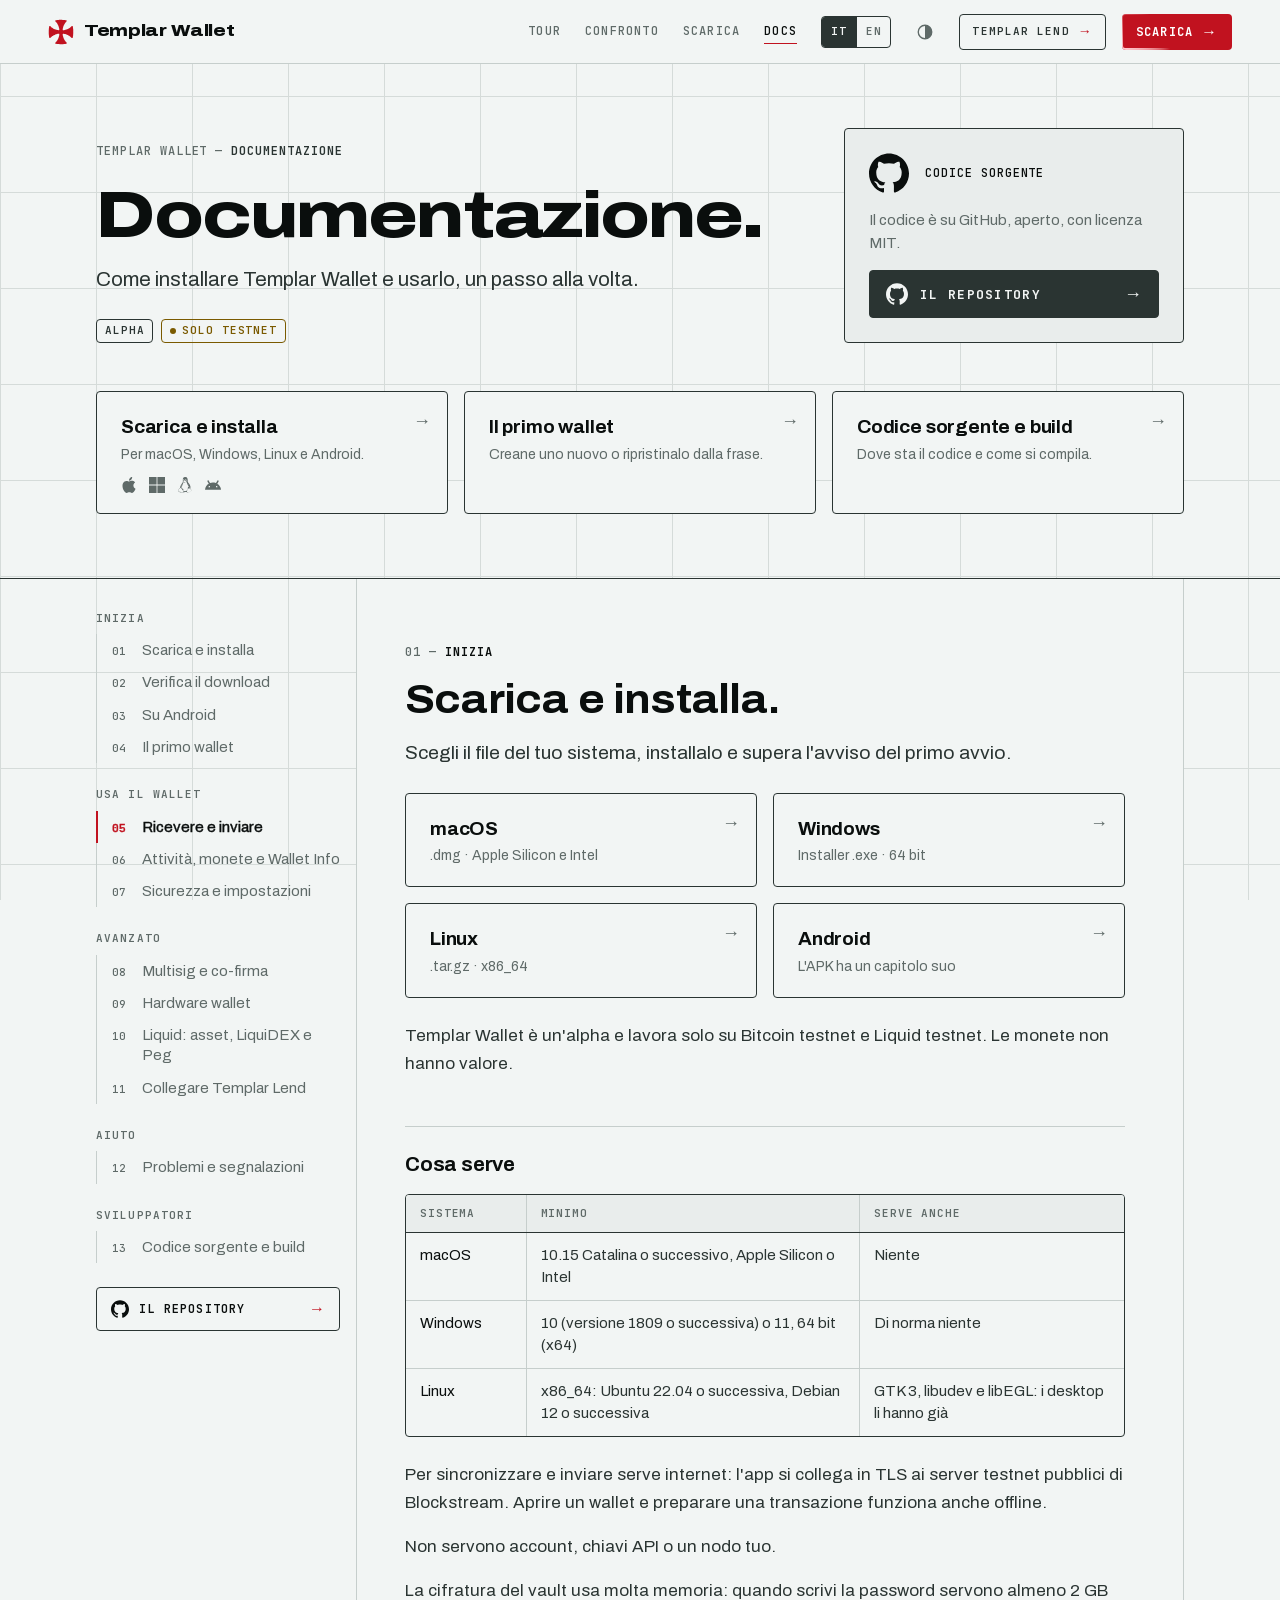
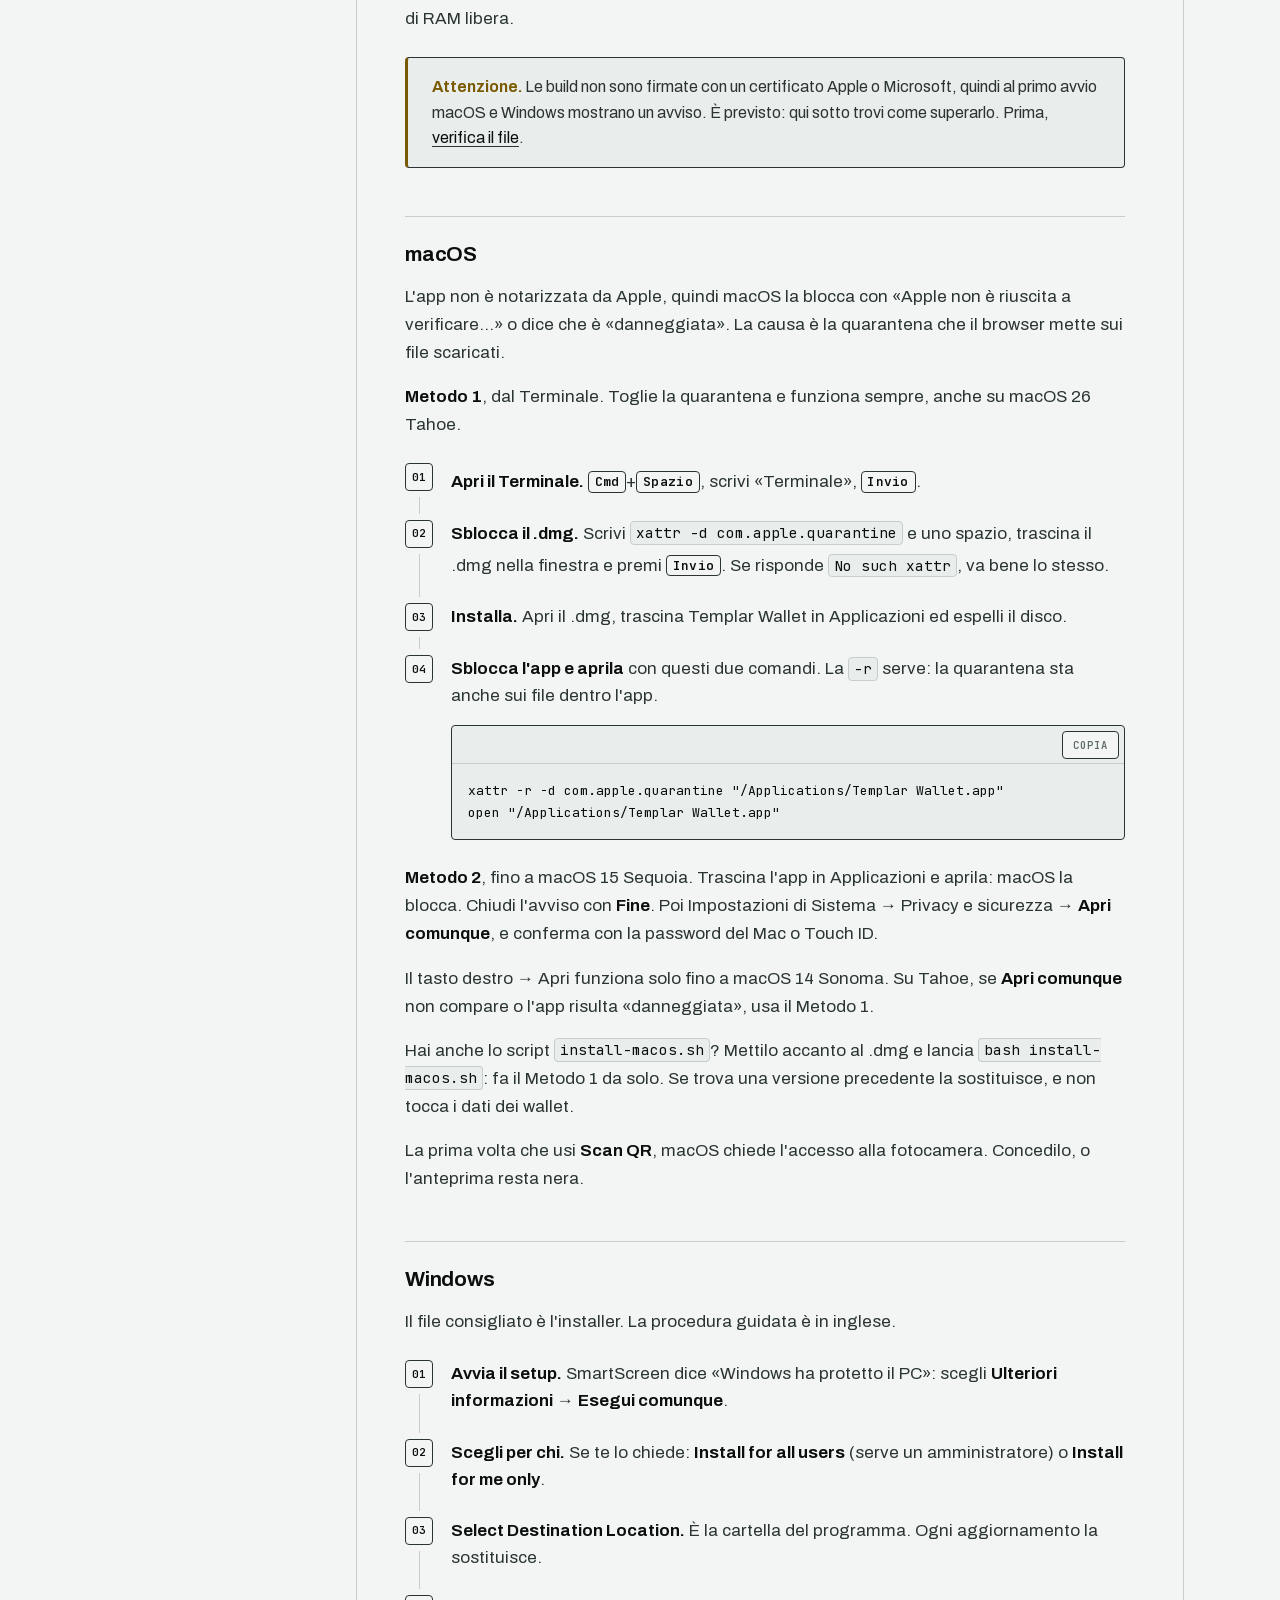
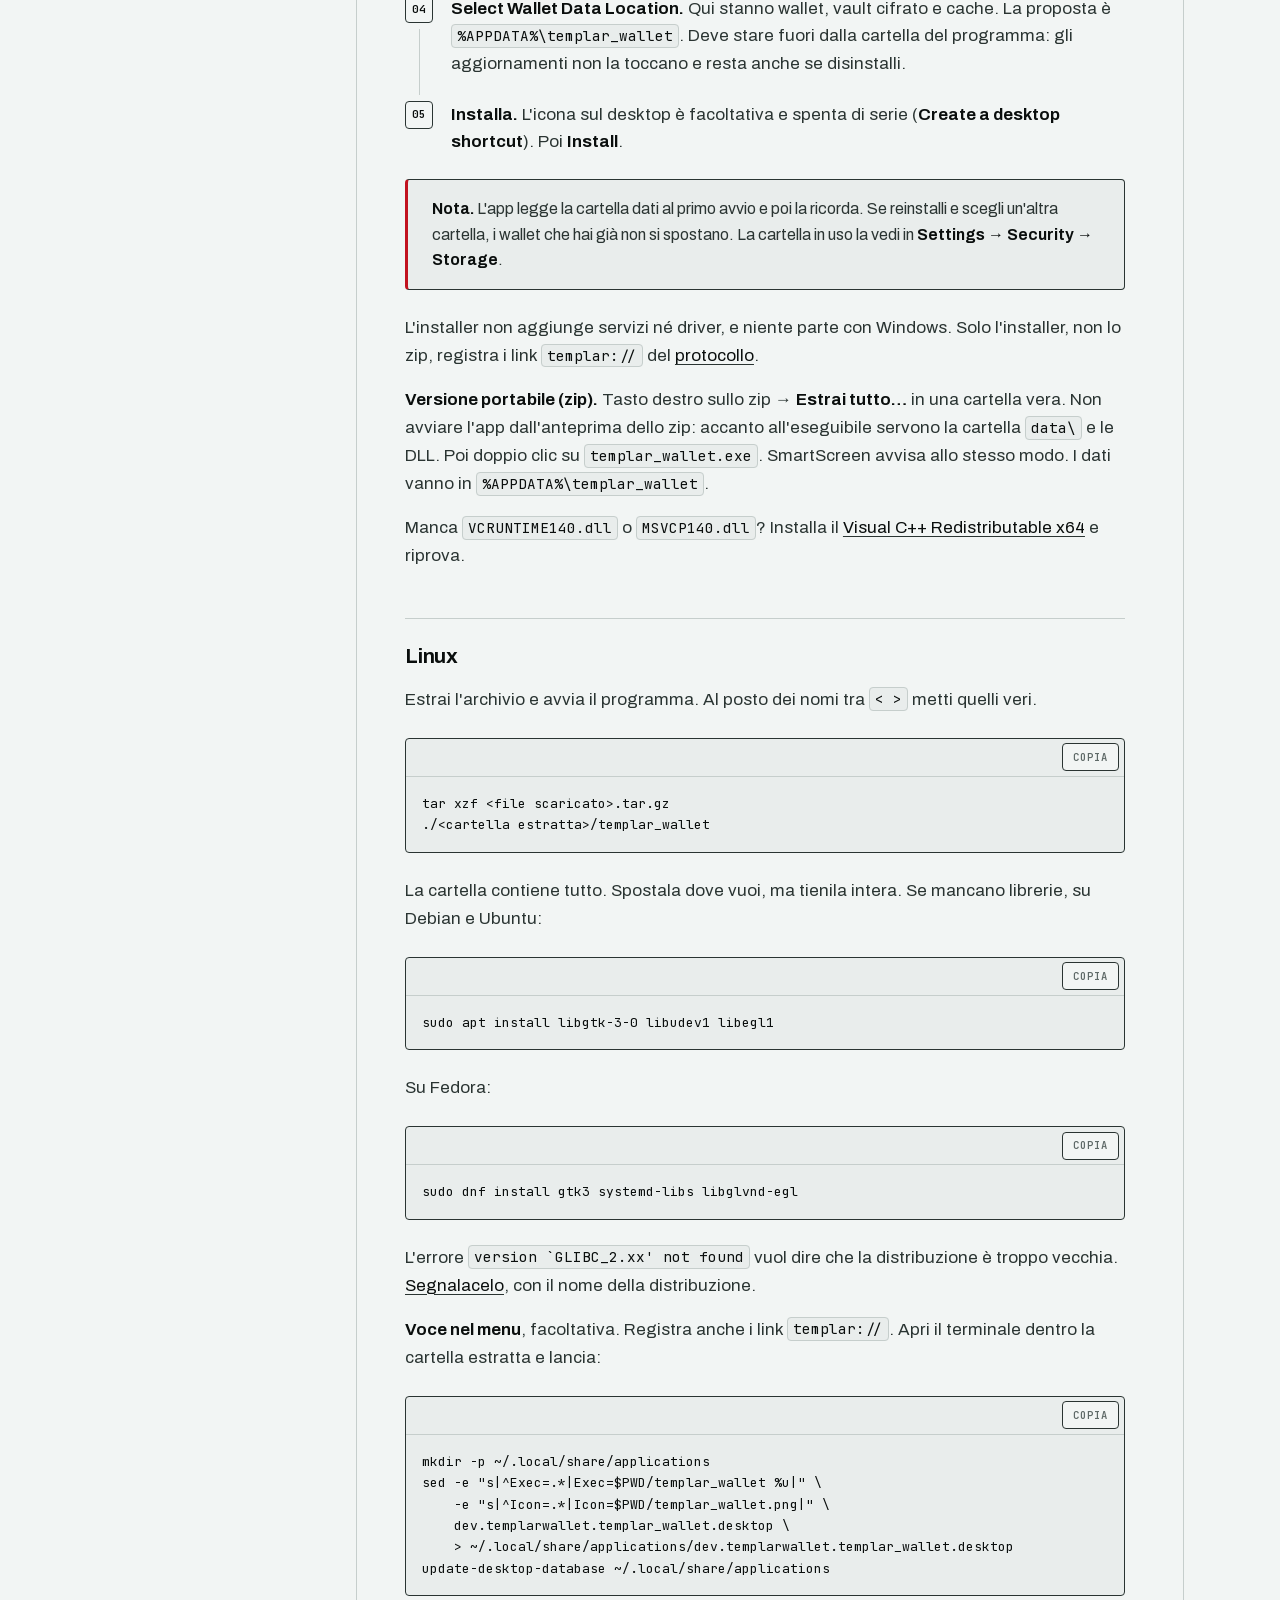
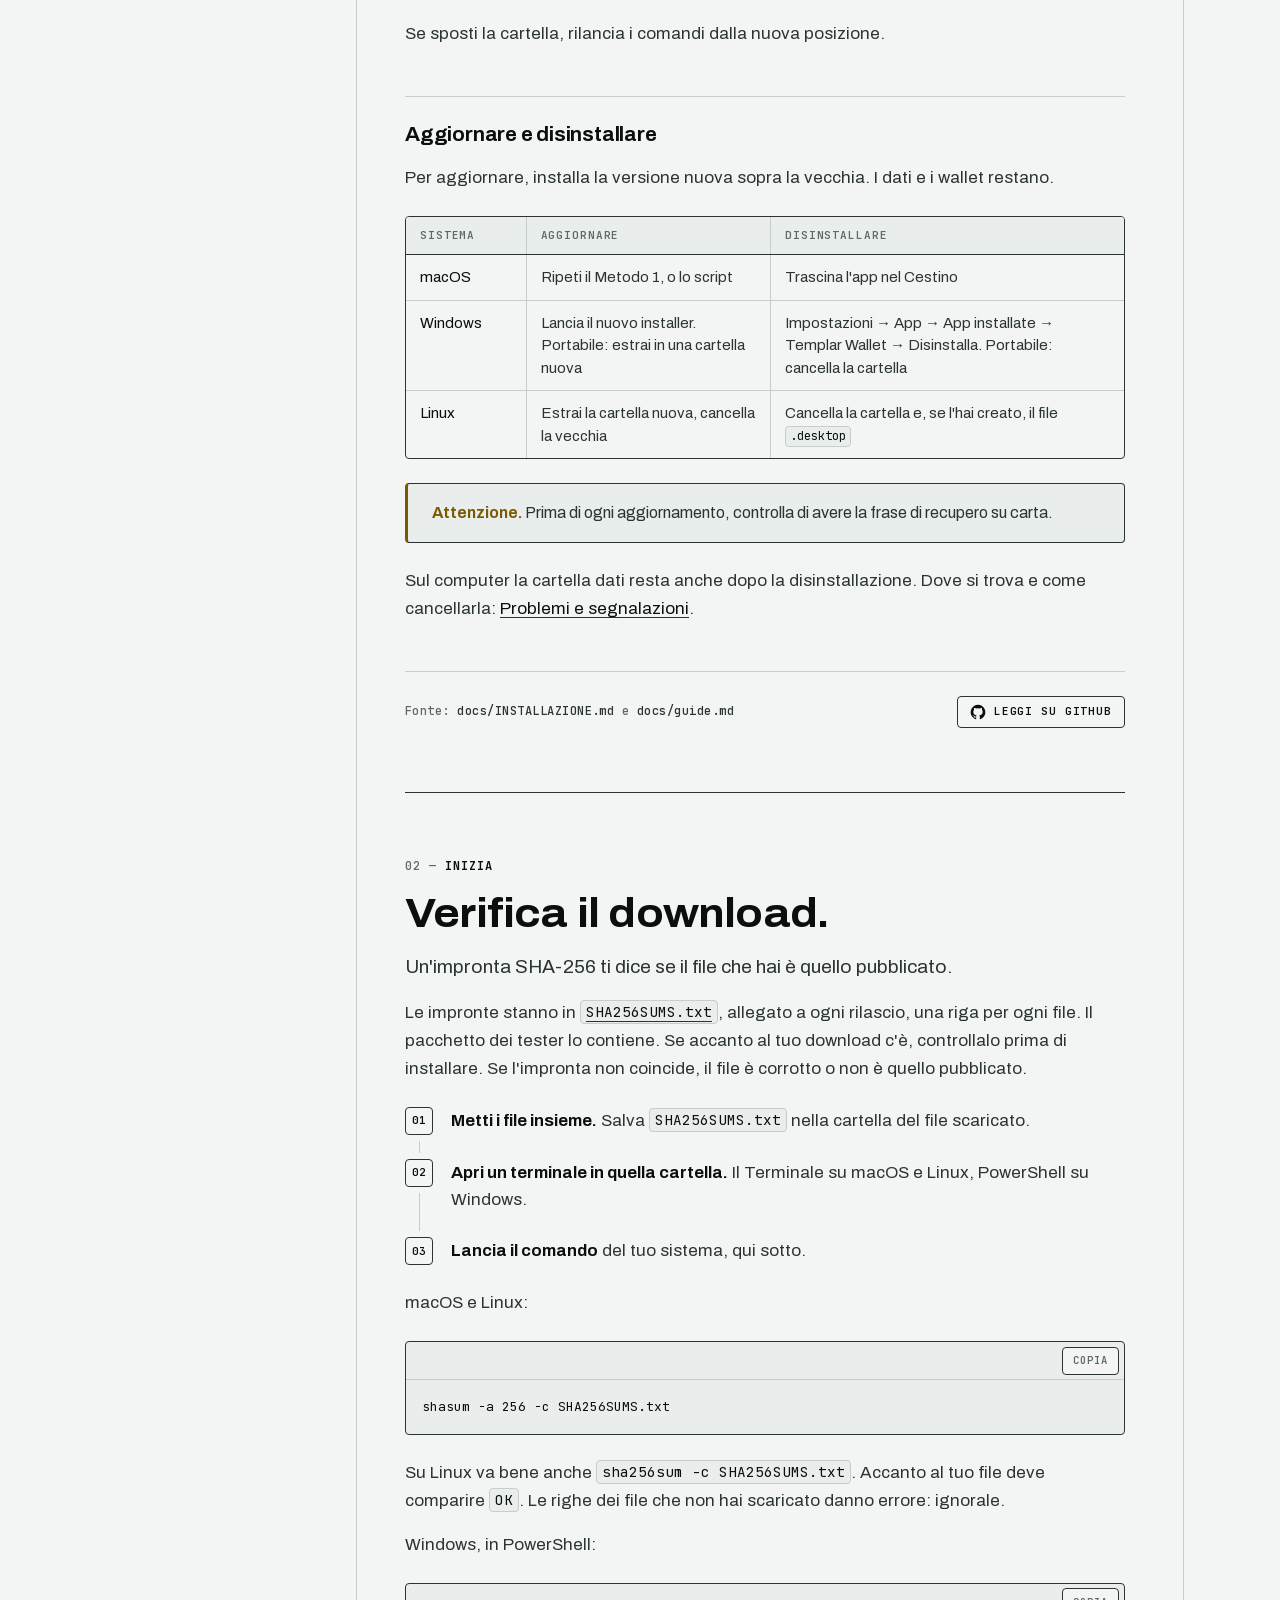
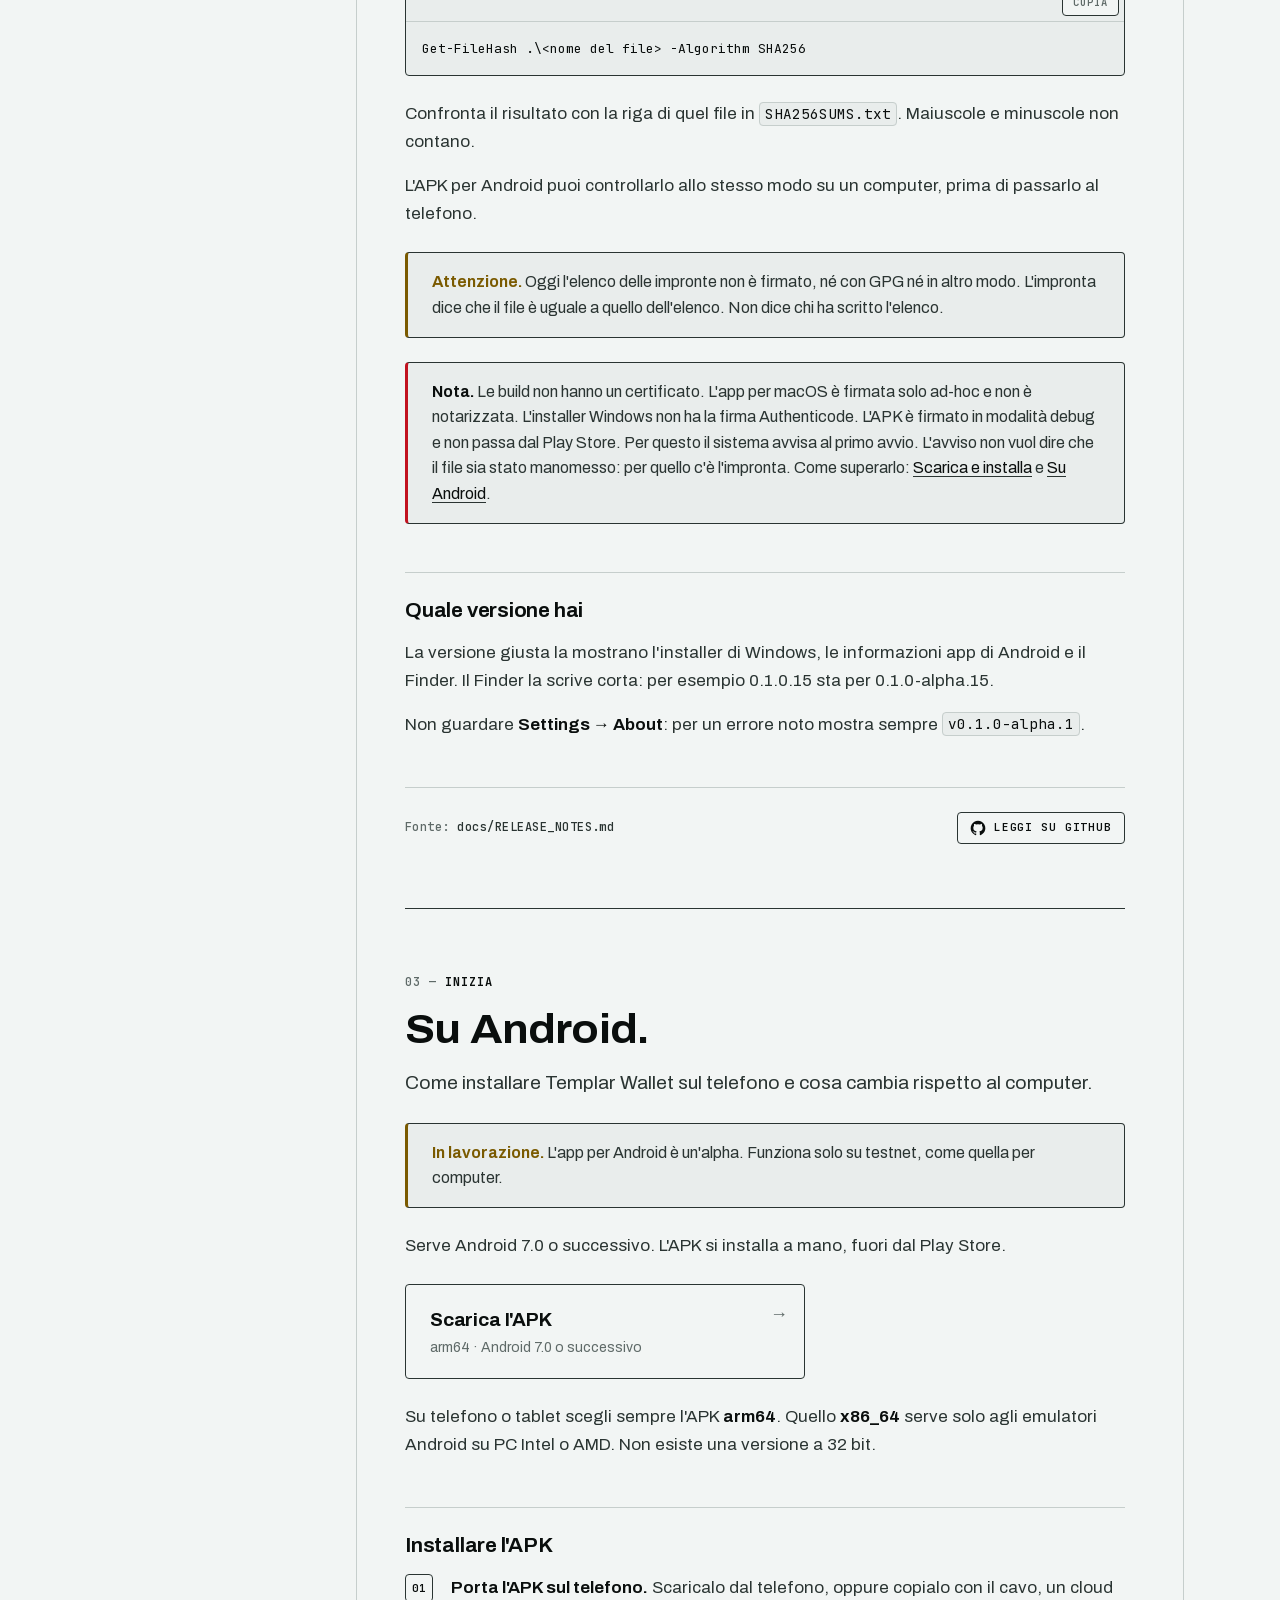
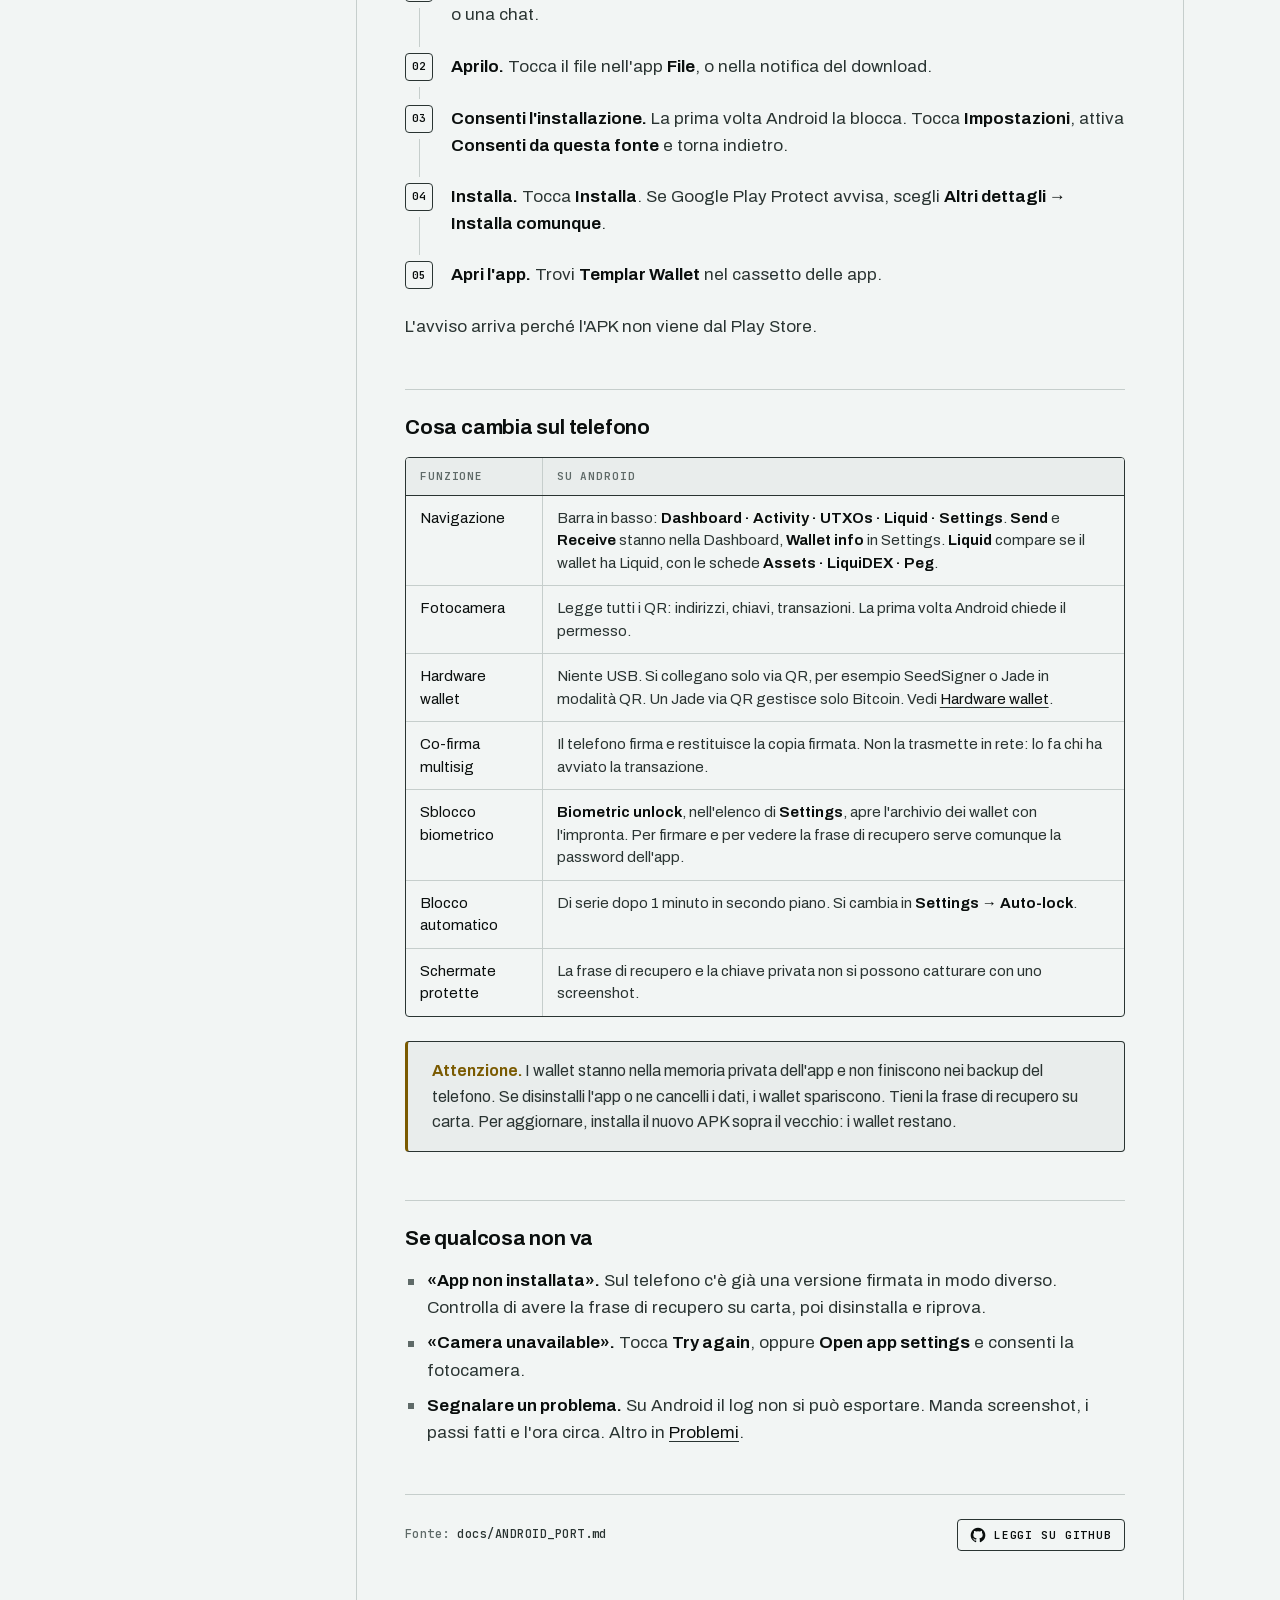
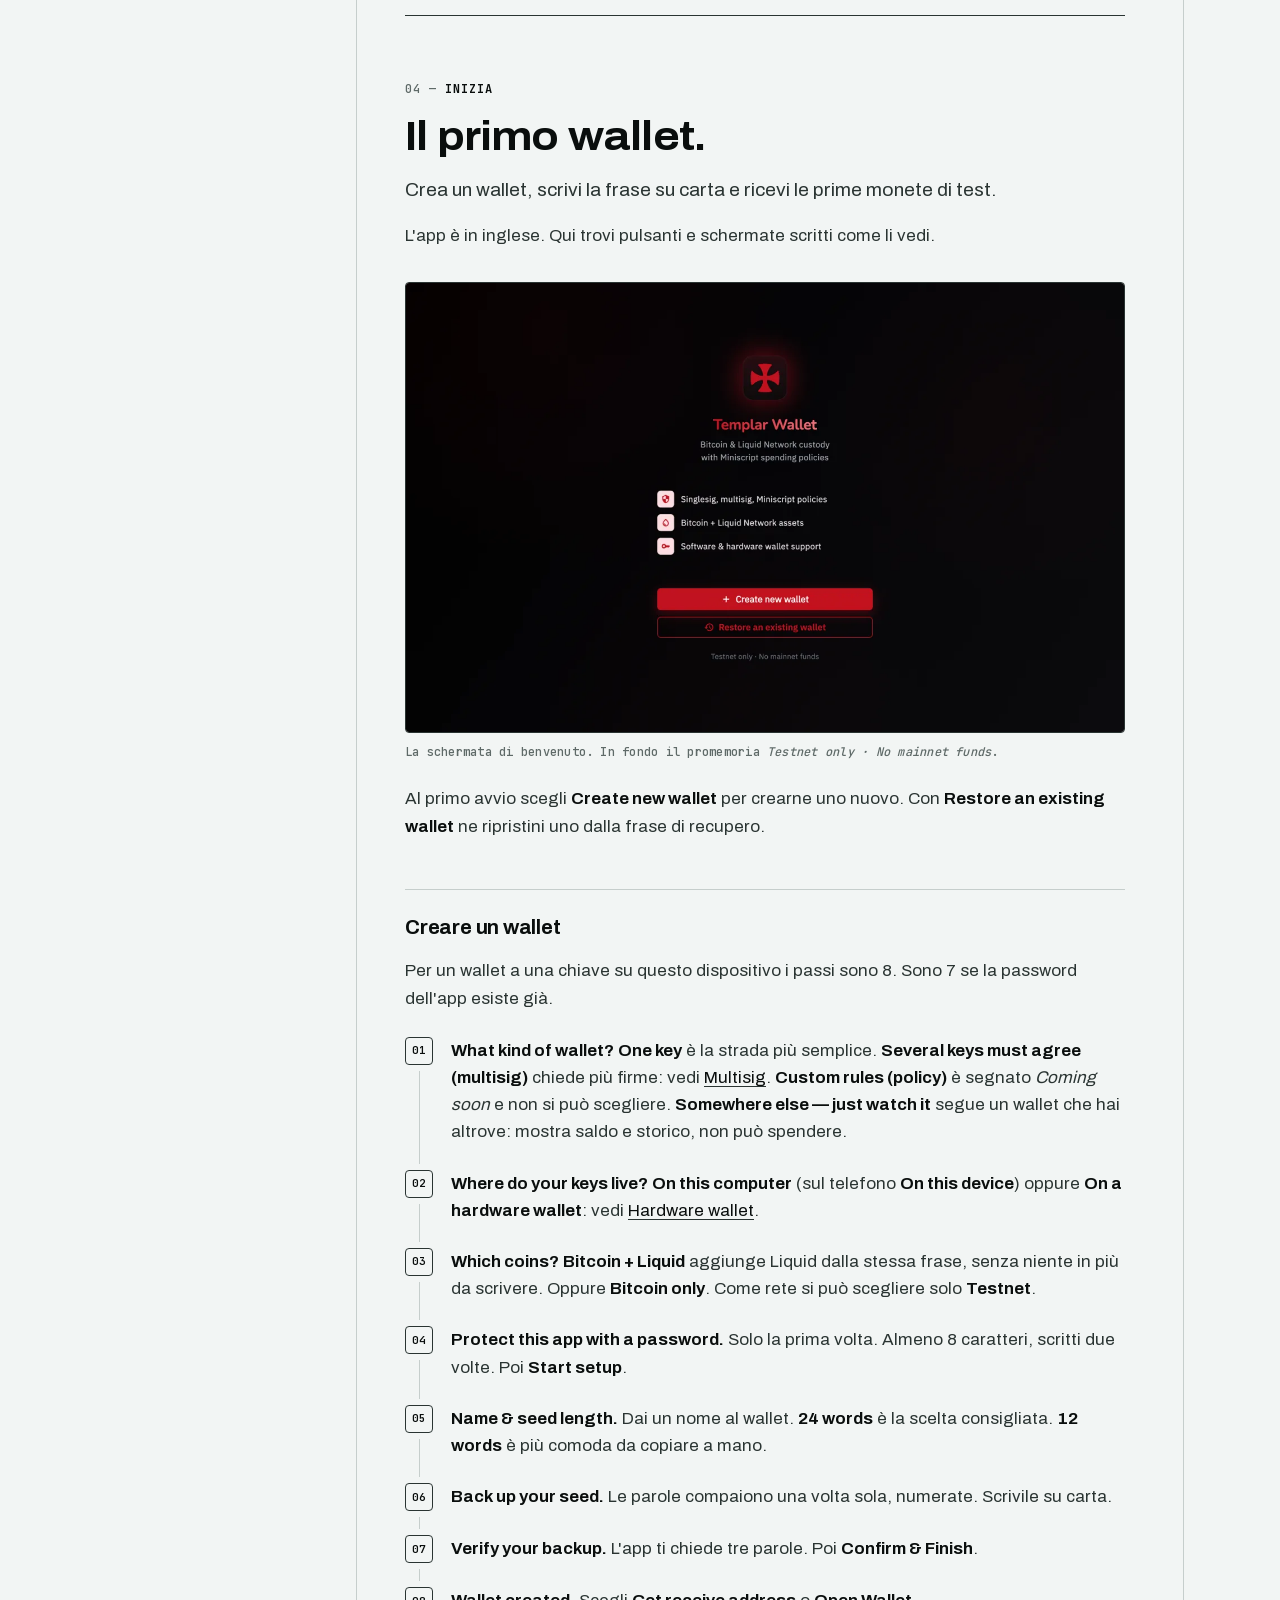
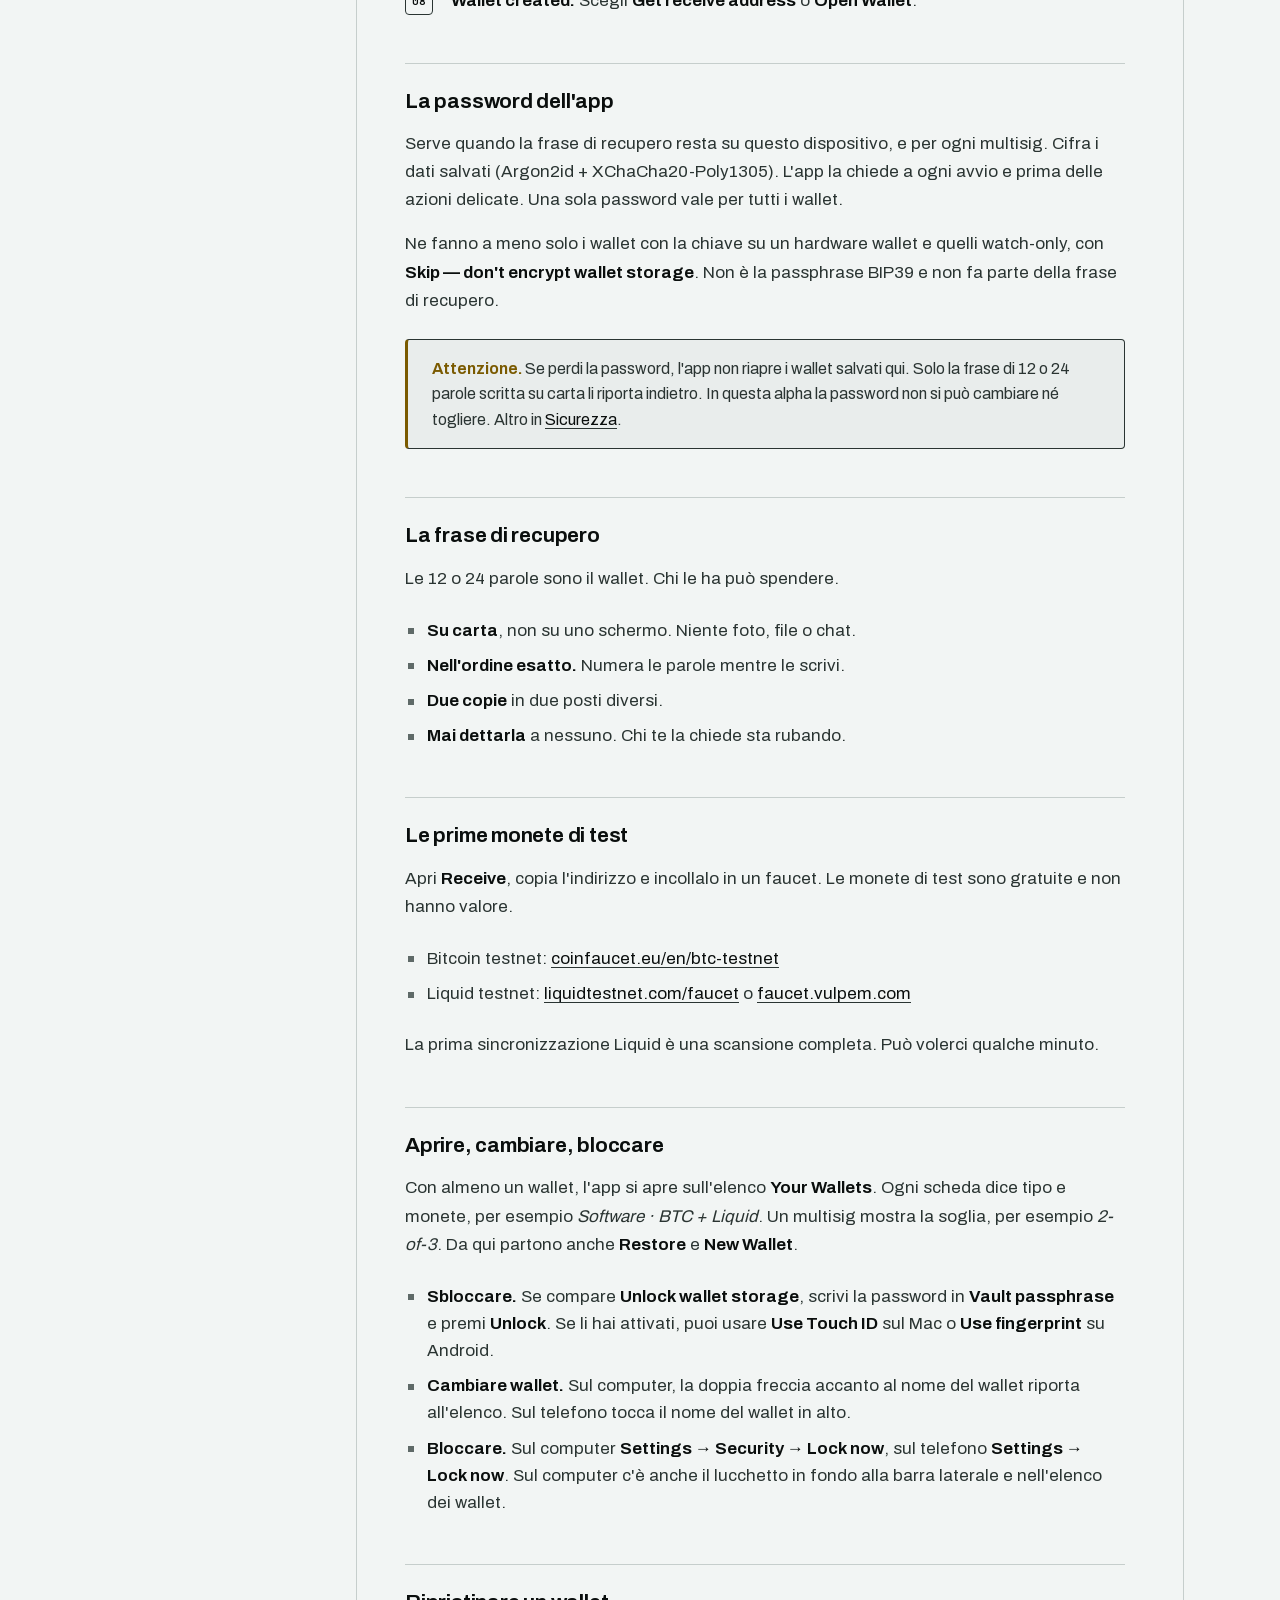
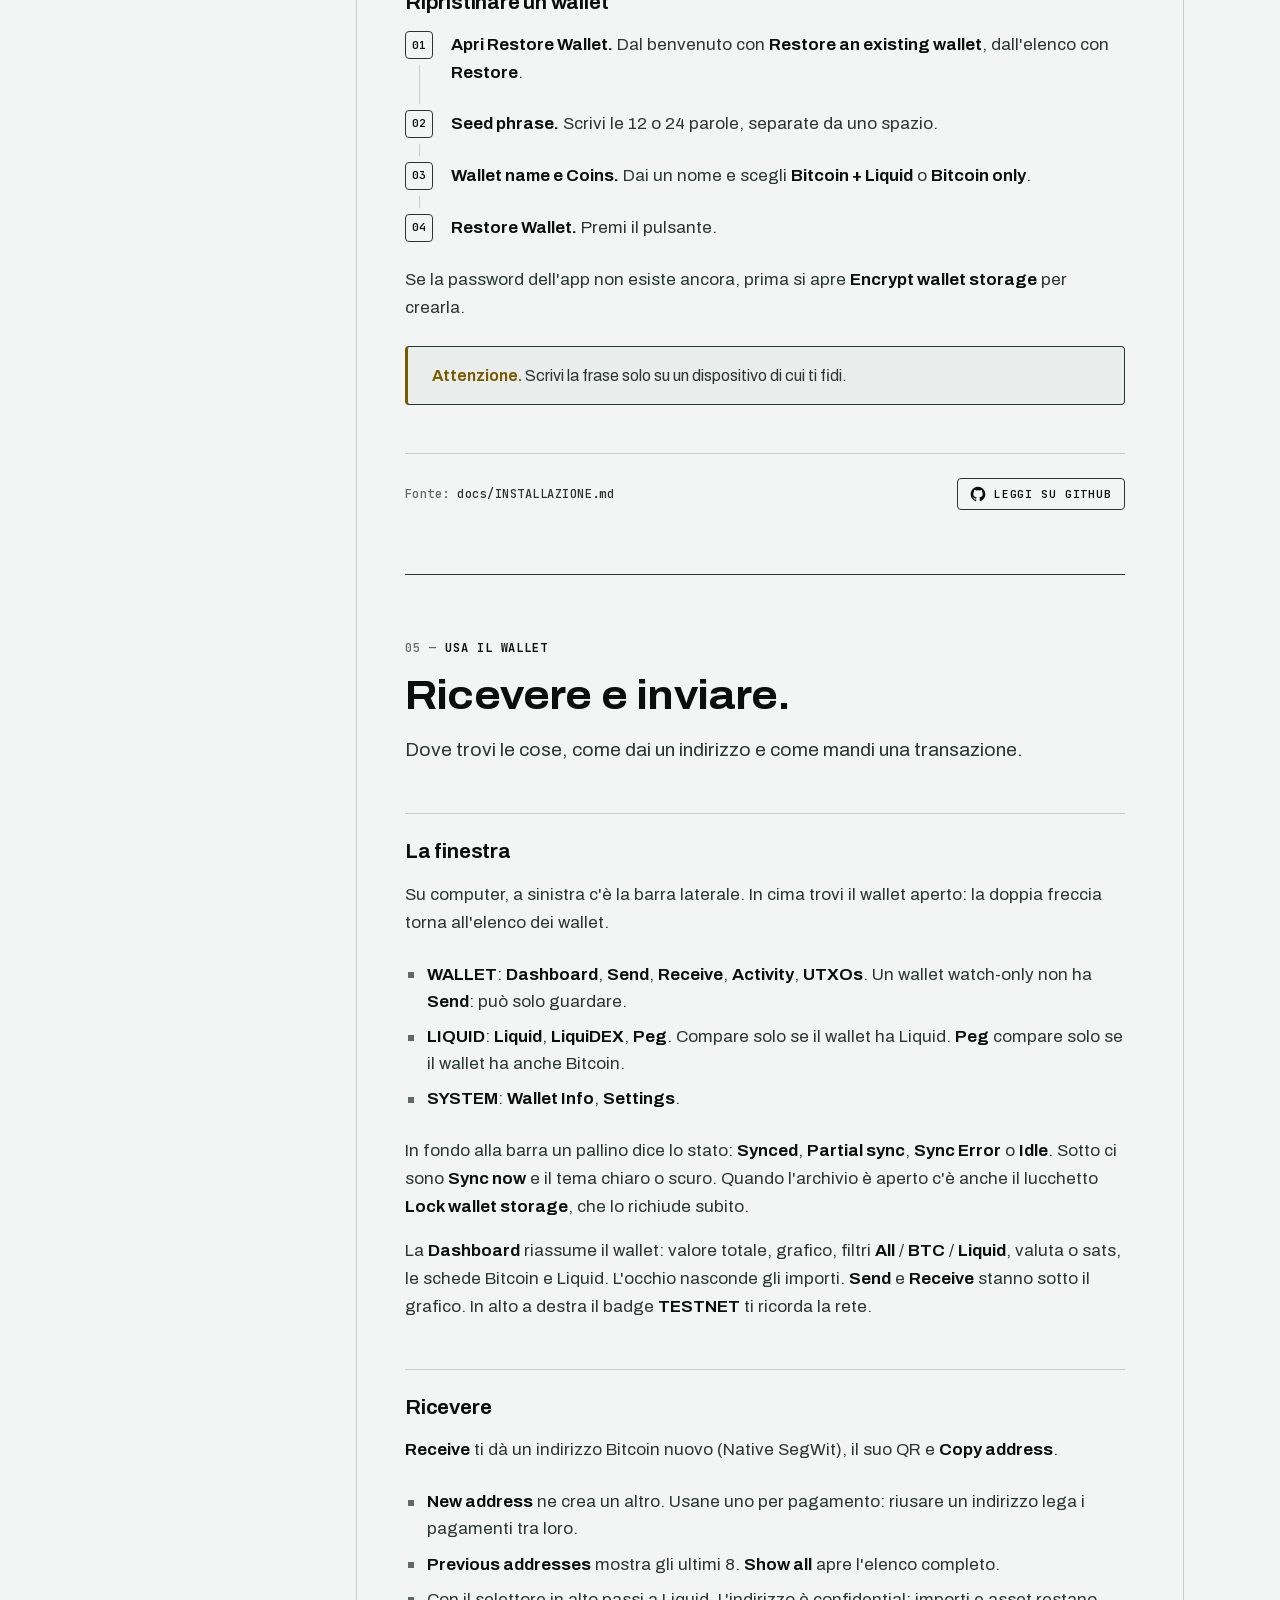
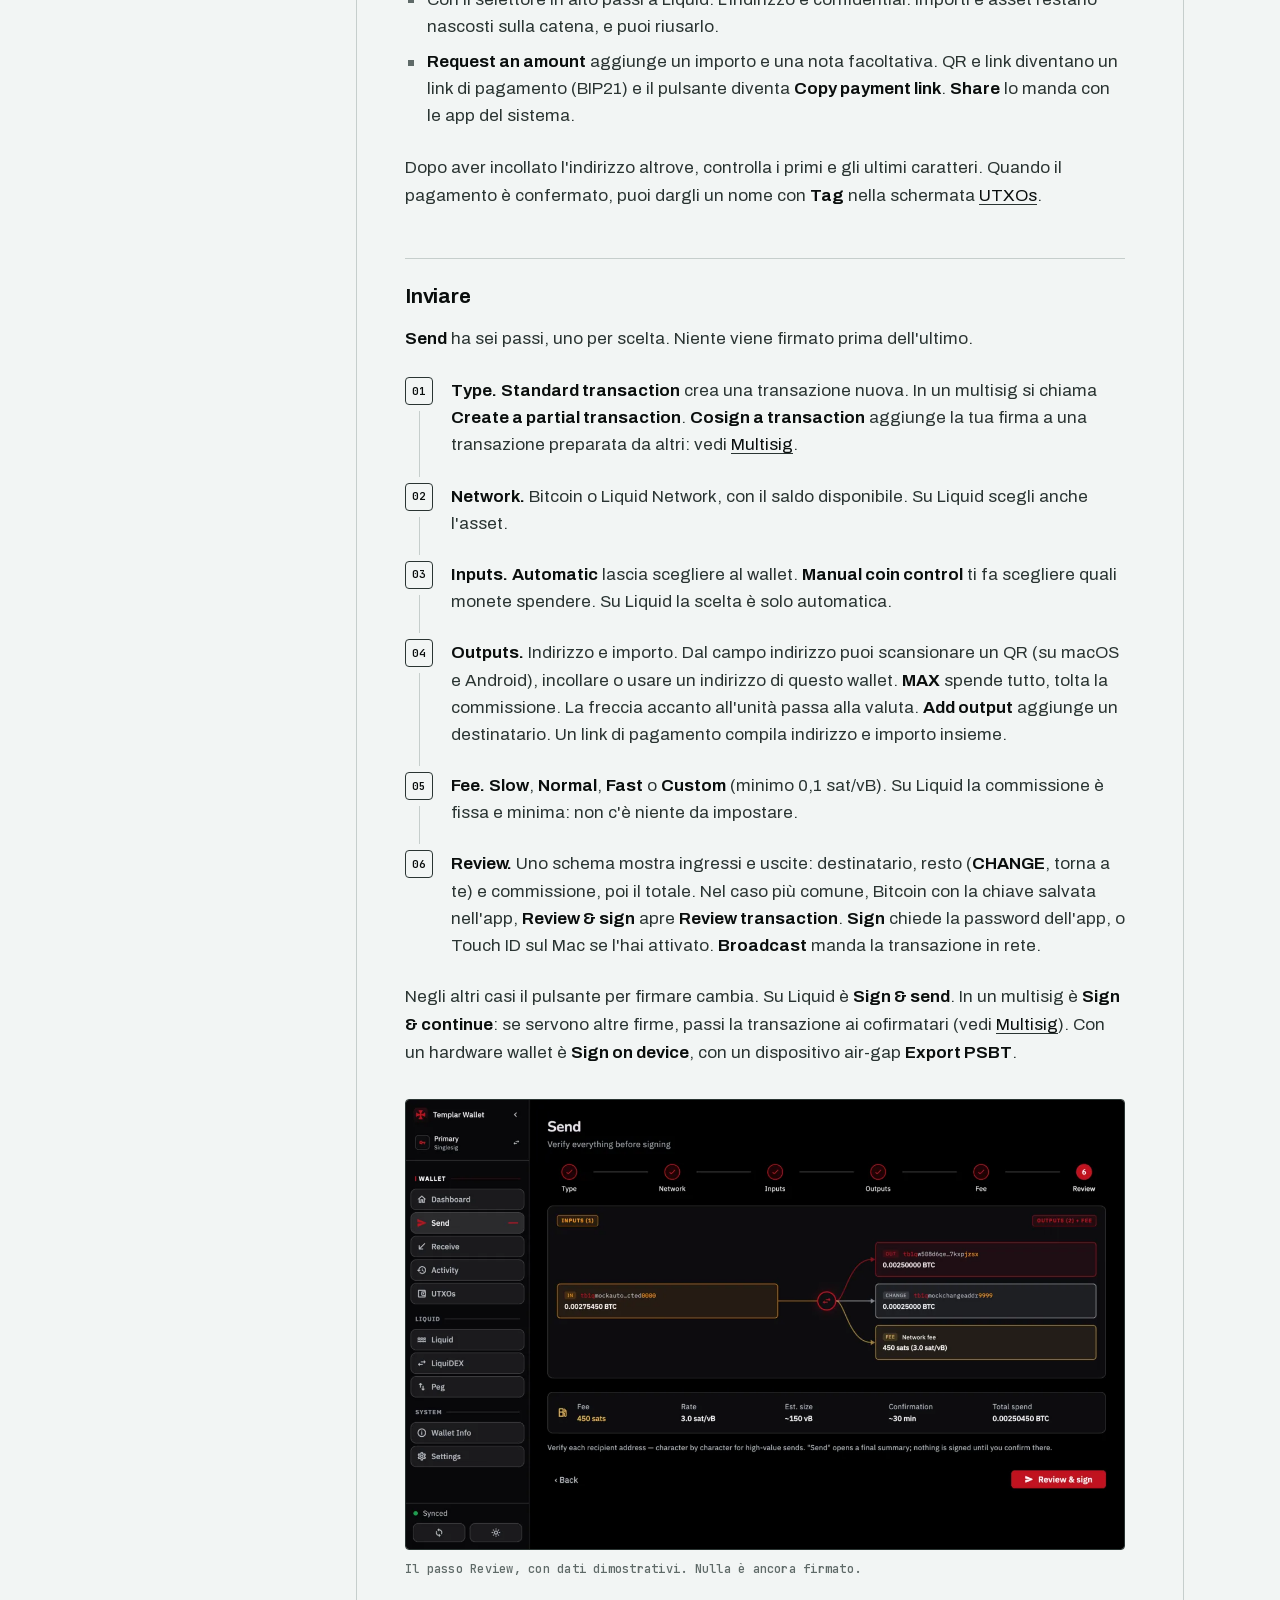
<file: site/wallet/docs/index.html>
<!DOCTYPE html>
<html lang="it">
<head>
<meta charset="utf-8">
<meta name="viewport" content="width=device-width, initial-scale=1, viewport-fit=cover">
<title>Templar Wallet — Documentazione</title>
<meta name="description" content="La documentazione di Templar Wallet, il wallet Bitcoin e Liquid in alpha sulla rete di prova: installazione, verifica del download, primo wallet, multisig, hardware wallet, Liquid, collegamento a Templar Lend e codice sorgente.">
<link rel="canonical" href="https://templar.red/wallet/docs/">
<link rel="alternate" hreflang="it" href="https://templar.red/wallet/docs/">
<link rel="alternate" hreflang="en" href="https://templar.red/en/wallet/docs/">
<meta property="og:type" content="website">
<meta property="og:site_name" content="Templar Lend">
<meta property="og:title" content="Templar Wallet — Documentazione">
<meta property="og:description" content="Come installare Templar Wallet e usarlo, un passo alla volta. Alpha, solo rete di prova.">
<meta property="og:locale" content="it_IT">
<meta property="og:image" content="https://templar.red/assets/img/og.png">
<meta property="og:image:width" content="1200">
<meta property="og:image:height" content="630">
<meta name="twitter:card" content="summary_large_image">
<meta name="theme-color" content="#F2F5F4" media="(prefers-color-scheme: light)">
<meta name="theme-color" content="#0A0E0D" media="(prefers-color-scheme: dark)">
<link rel="icon" href="../../assets/img/favicon.svg" type="image/svg+xml">
<script>try{var t=localStorage.getItem('sp-theme');if(t==='dark'||t==='light')document.documentElement.setAttribute('data-theme',t)}catch(e){}document.documentElement.classList.add('js')</script><link rel="preload" href="../../assets/fonts/Archivo-var.woff2" as="font" type="font/woff2" crossorigin>
<link rel="preload" href="../../assets/fonts/JetBrainsMono-var.woff2" as="font" type="font/woff2" crossorigin>
<link rel="stylesheet" href="../../assets/css/style.css">
<link rel="stylesheet" href="../../assets/css/docs.css">
</head>
<body class="docs">
<a class="skip" href="#main">Vai al contenuto</a>

<header class="nav" data-open="false">
  <div class="wrap">
    <a class="brand" href="../" aria-label="Templar Wallet, la pagina del wallet">
      <img class="brand-mark" src="../../assets/img/templar-cross.svg" alt="" width="26" height="26">
      <span class="word">Templar Wallet</span>
    </a>
    <nav class="nav-links" id="menu" aria-label="Sezioni">
      <a href="../#tour">Tour</a>
      <a href="../#confronto">Confronto</a>
      <a href="../#scarica">Scarica</a>
      <a href="./" aria-current="page">Docs</a>
      <a class="only-menu" href="../../">Templar Lend &#8594;</a>
      <div class="menu-tools only-menu">
        <div class="seg seg-nav" aria-label="Lingua"><a href="./" aria-current="page" hreflang="it">IT</a><a href="../../en/wallet/docs/" hreflang="en" lang="en">EN</a></div>
        <button type="button" class="nav-theme" data-theme-toggle aria-label="Cambia tema"><svg viewBox="0 0 20 20" aria-hidden="true"><circle cx="10" cy="10" r="7.5" fill="none" stroke="currentColor" stroke-width="1.5"></circle><path d="M10 2.5a7.5 7.5 0 0 1 0 15Z" fill="currentColor"></path></svg></button>
      </div>
    </nav>
    <div class="nav-ctl">
      <div class="seg seg-nav" aria-label="Lingua">
        <a href="./" aria-current="page" hreflang="it">IT</a>
        <a href="../../en/wallet/docs/" hreflang="en" lang="en">EN</a>
      </div>
      <button type="button" class="nav-theme" data-theme-toggle aria-label="Cambia tema">
        <svg viewBox="0 0 20 20" aria-hidden="true"><circle cx="10" cy="10" r="7.5" fill="none" stroke="currentColor" stroke-width="1.5"></circle><path d="M10 2.5a7.5 7.5 0 0 1 0 15Z" fill="currentColor"></path></svg>
      </button>
      <a class="nav-x" href="../../">Templar Lend<span aria-hidden="true">&#8594;</span></a>
      <a class="cta cta-sm" href="../#scarica"><span>Scarica</span><span class="cta-arrow" aria-hidden="true">&#8594;</span></a>
      <button type="button" class="menu-btn" aria-expanded="false" aria-controls="menu">Menu</button>
    </div>
  </div>
</header>

<!-- icons: i-github from UIcons (Flaticon); m-* are brand marks from Simple Icons (simpleicons.org, CC0 drawings; the marks belong to their owners) -->
<svg class="sprite" width="0" height="0" aria-hidden="true" focusable="false"><defs>
  <symbol id="i-github" viewBox="0 0 24 24" fill="currentColor"><path d="M12 1.28Q8.99 1.28 6.46 2.75Q3.93 4.22 2.47 6.75Q1 9.28 1 12.28Q1 14.63 1.95 16.76Q2.91 18.88 4.63 20.42Q6.35 21.96 8.55 22.7Q8.92 22.77 9.1 22.59Q9.29 22.4 9.29 22.18V20.13Q8.19 20.35 7.38 20.2Q6.72 20.06 6.28 19.69Q5.91 19.47 5.69 19.1L5.55 18.81Q5.25 18 4.74 17.56Q4.52 17.27 4.3 17.2Q3.86 16.9 3.9 16.76Q3.93 16.61 4.15 16.54H4.37Q5.11 16.61 5.69 17.12Q5.91 17.42 6.06 17.71Q6.72 18.81 7.82 18.88Q8.55 18.96 9.29 18.59Q9.43 17.64 10.02 17.12Q7.75 16.9 6.57 15.88Q4.96 14.56 4.96 11.7Q4.96 10.01 6.13 8.76Q5.91 8.32 5.91 7.74Q5.84 6.78 6.21 5.83H6.57Q6.94 5.83 7.53 6.05Q8.33 6.34 9.21 6.93Q10.53 6.56 12 6.56Q13.47 6.56 14.79 6.93Q16.03 6.05 17.06 5.83Q17.57 5.76 17.79 5.83Q18.16 6.78 18.09 7.74Q18.09 8.32 17.87 8.76Q19.04 9.94 19.04 11.7Q19.04 14.56 17.43 15.88Q16.25 16.83 13.98 17.12Q14.71 17.78 14.71 19.18V22.18Q14.71 22.4 14.9 22.59Q15.08 22.77 15.52 22.7Q17.65 21.96 19.37 20.42Q21.09 18.88 22.05 16.76Q23 14.63 23 12.28Q23 9.28 21.53 6.75Q20.07 4.22 17.54 2.75Q15.01 1.28 12 1.28ZM5.18 17.05Q5.11 17.12 4.96 17.09Q4.81 17.05 4.85 16.94Q4.89 16.83 5.03 16.9Q5.18 16.98 5.18 17.05ZM5.62 17.56Q5.55 17.64 5.4 17.49Q5.25 17.34 5.36 17.27Q5.47 17.2 5.58 17.34Q5.69 17.49 5.62 17.56ZM6.06 18.15Q5.91 18.3 5.8 18.11Q5.69 17.93 5.8 17.82Q5.91 17.71 6.02 17.89Q6.13 18.08 6.06 18.15ZM6.65 18.81Q6.5 18.96 6.35 18.77Q6.21 18.59 6.32 18.48Q6.43 18.37 6.57 18.52Q6.72 18.66 6.65 18.81ZM7.45 19.18Q7.38 19.32 7.16 19.25Q6.94 19.18 7.01 19.03Q7.09 18.88 7.31 18.96Q7.53 19.03 7.45 19.18ZM8.33 19.25Q8.33 19.4 8.11 19.4Q7.89 19.4 7.89 19.21Q7.89 19.03 8.11 19.03Q8.33 19.03 8.33 19.25ZM9.21 19.1Q9.21 19.25 8.99 19.29Q8.77 19.32 8.74 19.18Q8.7 19.03 8.92 18.96Q9.14 18.88 9.21 19.1Z"></path></symbol>
  <symbol id="m-apple" viewBox="0 0 24 24" fill="currentColor"><path d="M12.152 6.896c-.948 0-2.415-1.078-3.96-1.04-2.04.027-3.91 1.183-4.961 3.014-2.117 3.675-.546 9.103 1.519 12.09 1.013 1.454 2.208 3.09 3.792 3.039 1.52-.065 2.09-.987 3.935-.987 1.831 0 2.35.987 3.96.948 1.637-.026 2.676-1.48 3.676-2.948 1.156-1.688 1.636-3.325 1.662-3.415-.039-.013-3.182-1.221-3.22-4.857-.026-3.04 2.48-4.494 2.597-4.559-1.429-2.09-3.623-2.324-4.39-2.376-2-.156-3.675 1.09-4.61 1.09zM15.53 3.83c.843-1.012 1.4-2.427 1.245-3.83-1.207.052-2.662.805-3.532 1.818-.78.896-1.454 2.338-1.273 3.714 1.338.104 2.715-.688 3.559-1.701"></path></symbol>
  <symbol id="m-windows" viewBox="0 0 24 24" fill="currentColor"><path d="M0,0H11.377V11.372H0ZM12.623,0H24V11.372H12.623ZM0,12.623H11.377V24H0Zm12.623,0H24V24H12.623"></path></symbol>
  <symbol id="m-linux" viewBox="0 0 24 24" fill="currentColor"><path d="M12.504 0c-.155 0-.315.008-.48.021-4.226.333-3.105 4.807-3.17 6.298-.076 1.092-.3 1.953-1.05 3.02-.885 1.051-2.127 2.75-2.716 4.521-.278.832-.41 1.684-.287 2.489a.424.424 0 00-.11.135c-.26.268-.45.6-.663.839-.199.199-.485.267-.797.4-.313.136-.658.269-.864.68-.09.189-.136.394-.132.602 0 .199.027.4.055.536.058.399.116.728.04.97-.249.68-.28 1.145-.106 1.484.174.334.535.47.94.601.81.2 1.91.135 2.774.6.926.466 1.866.67 2.616.47.526-.116.97-.464 1.208-.946.587-.003 1.23-.269 2.26-.334.699-.058 1.574.267 2.577.2.025.134.063.198.114.333l.003.003c.391.778 1.113 1.132 1.884 1.071.771-.06 1.592-.536 2.257-1.306.631-.765 1.683-1.084 2.378-1.503.348-.199.629-.469.649-.853.023-.4-.2-.811-.714-1.376v-.097l-.003-.003c-.17-.2-.25-.535-.338-.926-.085-.401-.182-.786-.492-1.046h-.003c-.059-.054-.123-.067-.188-.135a.357.357 0 00-.19-.064c.431-1.278.264-2.55-.173-3.694-.533-1.41-1.465-2.638-2.175-3.483-.796-1.005-1.576-1.957-1.56-3.368.026-2.152.236-6.133-3.544-6.139zm.529 3.405h.013c.213 0 .396.062.584.198.19.135.33.332.438.533.105.259.158.459.166.724 0-.02.006-.04.006-.06v.105a.086.086 0 01-.004-.021l-.004-.024a1.807 1.807 0 01-.15.706.953.953 0 01-.213.335.71.71 0 00-.088-.042c-.104-.045-.198-.064-.284-.133a1.312 1.312 0 00-.22-.066c.05-.06.146-.133.183-.198.053-.128.082-.264.088-.402v-.02a1.21 1.21 0 00-.061-.4c-.045-.134-.101-.2-.183-.333-.084-.066-.167-.132-.267-.132h-.016c-.093 0-.176.03-.262.132a.8.8 0 00-.205.334 1.18 1.18 0 00-.09.4v.019c.002.089.008.179.02.267-.193-.067-.438-.135-.607-.202a1.635 1.635 0 01-.018-.2v-.02a1.772 1.772 0 01.15-.768c.082-.22.232-.406.43-.533a.985.985 0 01.594-.2zm-2.962.059h.036c.142 0 .27.048.399.135.146.129.264.288.344.465.09.199.14.4.153.667v.004c.007.134.006.2-.002.266v.08c-.03.007-.056.018-.083.024-.152.055-.274.135-.393.2.012-.09.013-.18.003-.267v-.015c-.012-.133-.04-.2-.082-.333a.613.613 0 00-.166-.267.248.248 0 00-.183-.064h-.021c-.071.006-.13.04-.186.132a.552.552 0 00-.12.27.944.944 0 00-.023.33v.015c.012.135.037.2.08.334.046.134.098.2.166.268.01.009.02.018.034.024-.07.057-.117.07-.176.136a.304.304 0 01-.131.068 2.62 2.62 0 01-.275-.402 1.772 1.772 0 01-.155-.667 1.759 1.759 0 01.08-.668 1.43 1.43 0 01.283-.535c.128-.133.26-.2.418-.2zm1.37 1.706c.332 0 .733.065 1.216.399.293.2.523.269 1.052.468h.003c.255.136.405.266.478.399v-.131a.571.571 0 01.016.47c-.123.31-.516.643-1.063.842v.002c-.268.135-.501.333-.775.465-.276.135-.588.292-1.012.267a1.139 1.139 0 01-.448-.067 3.566 3.566 0 01-.322-.198c-.195-.135-.363-.332-.612-.465v-.005h-.005c-.4-.246-.616-.512-.686-.71-.07-.268-.005-.47.193-.6.224-.135.38-.271.483-.336.104-.074.143-.102.176-.131h.002v-.003c.169-.202.436-.47.839-.601.139-.036.294-.065.466-.065zm2.8 2.142c.358 1.417 1.196 3.475 1.735 4.473.286.534.855 1.659 1.102 3.024.156-.005.33.018.513.064.646-1.671-.546-3.467-1.089-3.966-.22-.2-.232-.335-.123-.335.59.534 1.365 1.572 1.646 2.757.13.535.16 1.104.021 1.67.067.028.135.06.205.067 1.032.534 1.413.938 1.23 1.537v-.043c-.06-.003-.12 0-.18 0h-.016c.151-.467-.182-.825-1.065-1.224-.915-.4-1.646-.336-1.77.465-.008.043-.013.066-.018.135-.068.023-.139.053-.209.064-.43.268-.662.669-.793 1.187-.13.533-.17 1.156-.205 1.869v.003c-.02.334-.17.838-.319 1.35-1.5 1.072-3.58 1.538-5.348.334a2.645 2.645 0 00-.402-.533 1.45 1.45 0 00-.275-.333c.182 0 .338-.03.465-.067a.615.615 0 00.314-.334c.108-.267 0-.697-.345-1.163-.345-.467-.931-.995-1.788-1.521-.63-.4-.986-.87-1.15-1.396-.165-.534-.143-1.085-.015-1.645.245-1.07.873-2.11 1.274-2.763.107-.065.037.135-.408.974-.396.751-1.14 2.497-.122 3.854a8.123 8.123 0 01.647-2.876c.564-1.278 1.743-3.504 1.836-5.268.048.036.217.135.289.202.218.133.38.333.59.465.21.201.477.335.876.335.039.003.075.006.11.006.412 0 .73-.134.997-.268.29-.134.52-.334.74-.4h.005c.467-.135.835-.402 1.044-.7zm2.185 8.958c.037.6.343 1.245.882 1.377.588.134 1.434-.333 1.791-.765l.211-.01c.315-.007.577.01.847.268l.003.003c.208.199.305.53.391.876.085.4.154.78.409 1.066.486.527.645.906.636 1.14l.003-.007v.018l-.003-.012c-.015.262-.185.396-.498.595-.63.401-1.746.712-2.457 1.57-.618.737-1.37 1.14-2.036 1.191-.664.053-1.237-.2-1.574-.898l-.005-.003c-.21-.4-.12-1.025.056-1.69.176-.668.428-1.344.463-1.897.037-.714.076-1.335.195-1.814.12-.465.308-.797.641-.984l.045-.022zm-10.814.049h.01c.053 0 .105.005.157.014.376.055.706.333 1.023.752l.91 1.664.003.003c.243.533.754 1.064 1.189 1.637.434.598.77 1.131.729 1.57v.006c-.057.744-.48 1.148-1.125 1.294-.645.135-1.52.002-2.395-.464-.968-.536-2.118-.469-2.857-.602-.369-.066-.61-.2-.723-.4-.11-.2-.113-.602.123-1.23v-.004l.002-.003c.117-.334.03-.752-.027-1.118-.055-.401-.083-.71.043-.94.16-.334.396-.4.69-.533.294-.135.64-.202.915-.47h.002v-.002c.256-.268.445-.601.668-.838.19-.201.38-.336.663-.336zm7.159-9.074c-.435.201-.945.535-1.488.535-.542 0-.97-.267-1.28-.466-.154-.134-.28-.268-.373-.335-.164-.134-.144-.333-.074-.333.109.016.129.134.199.2.096.066.215.2.36.333.292.2.68.467 1.167.467.485 0 1.053-.267 1.398-.466.195-.135.445-.334.648-.467.156-.136.149-.267.279-.267.128.016.034.134-.147.332a8.097 8.097 0 01-.69.468zm-1.082-1.583V5.64c-.006-.02.013-.042.029-.05.074-.043.18-.027.26.004.063 0 .16.067.15.135-.006.049-.085.066-.135.066-.055 0-.092-.043-.141-.068-.052-.018-.146-.008-.163-.065zm-.551 0c-.02.058-.113.049-.166.066-.047.025-.086.068-.14.068-.05 0-.13-.02-.136-.068-.01-.066.088-.133.15-.133.08-.031.184-.047.259-.005.019.009.036.03.03.05v.02h.003z"></path></symbol>
  <symbol id="m-android" viewBox="0 0 24 24" fill="currentColor"><path d="M18.4395 5.5586c-.675 1.1664-1.352 2.3318-2.0274 3.498-.0366-.0155-.0742-.0286-.1113-.043-1.8249-.6957-3.484-.8-4.42-.787-1.8551.0185-3.3544.4643-4.2597.8203-.084-.1494-1.7526-3.021-2.0215-3.4864a1.1451 1.1451 0 0 0-.1406-.1914c-.3312-.364-.9054-.4859-1.379-.203-.475.282-.7136.9361-.3886 1.5019 1.9466 3.3696-.0966-.2158 1.9473 3.3593.0172.031-.4946.2642-1.3926 1.0177C2.8987 12.176.452 14.772 0 18.9902h24c-.119-1.1108-.3686-2.099-.7461-3.0683-.7438-1.9118-1.8435-3.2928-2.7402-4.1836a12.1048 12.1048 0 0 0-2.1309-1.6875c.6594-1.122 1.312-2.2559 1.9649-3.3848.2077-.3615.1886-.7956-.0079-1.1191a1.1001 1.1001 0 0 0-.8515-.5332c-.5225-.0536-.9392.3128-1.0488.5449zm-.0391 8.461c.3944.5926.324 1.3306-.1563 1.6503-.4799.3197-1.188.0985-1.582-.4941-.3944-.5927-.324-1.3307.1563-1.6504.4727-.315 1.1812-.1086 1.582.4941zM7.207 13.5273c.4803.3197.5506 1.0577.1563 1.6504-.394.5926-1.1038.8138-1.584.4941-.48-.3197-.5503-1.0577-.1563-1.6504.4008-.6021 1.1087-.8106 1.584-.4941z"></path></symbol>
  <symbol id="m-github" viewBox="0 0 24 24" fill="currentColor"><path d="M12 .297c-6.63 0-12 5.373-12 12 0 5.303 3.438 9.8 8.205 11.385.6.113.82-.258.82-.577 0-.285-.01-1.04-.015-2.04-3.338.724-4.042-1.61-4.042-1.61C4.422 18.07 3.633 17.7 3.633 17.7c-1.087-.744.084-.729.084-.729 1.205.084 1.838 1.236 1.838 1.236 1.07 1.835 2.809 1.305 3.495.998.108-.776.417-1.305.76-1.605-2.665-.3-5.466-1.332-5.466-5.93 0-1.31.465-2.38 1.235-3.22-.135-.303-.54-1.523.105-3.176 0 0 1.005-.322 3.3 1.23.96-.267 1.98-.399 3-.405 1.02.006 2.04.138 3 .405 2.28-1.552 3.285-1.23 3.285-1.23.645 1.653.24 2.873.12 3.176.765.84 1.23 1.91 1.23 3.22 0 4.61-2.805 5.625-5.475 5.92.42.36.81 1.096.81 2.22 0 1.606-.015 2.896-.015 3.286 0 .315.21.69.825.57C20.565 22.092 24 17.592 24 12.297c0-6.627-5.373-12-12-12"></path></symbol>
</defs></svg>

<main id="main">

<!-- HERO · what this page is, the three doors most people need, the code -->
<section class="docs-hero" id="top" aria-labelledby="h-docs">
  <div class="docs-wrap docs-hero-in">
    <div class="docs-hero-text">
      <p class="label">Templar Wallet &mdash; <strong>Documentazione</strong></p>
      <h1 class="docs-title" id="h-docs">Documentazione.</h1>
      <p class="lede">Come installare Templar Wallet e usarlo, un passo alla volta.</p>
      <p class="docs-tags"><span class="tag">Alpha</span><span class="tag tag-warn"><i class="dot"></i>Solo testnet</span></p>
    </div>
    <aside class="gh-panel" aria-labelledby="h-gh">
      <svg class="gh-mark" aria-hidden="true"><use href="#m-github"></use></svg>
      <p class="label" id="h-gh">Codice sorgente</p>
      <p class="gh-note">Il codice &egrave; su GitHub, aperto, con licenza MIT.</p>
      <!-- TODO(url-repo): indirizzo del repository di Templar Wallet -->
      <a class="gh-btn" href="https://github.com/0xB4LdW1n/TemplarWallet" rel="noopener"><svg aria-hidden="true"><use href="#m-github"></use></svg><span>Il repository</span><span class="gh-arrow" aria-hidden="true">&#8594;</span></a>
    </aside>
    <div class="doc-cards docs-quick">
      <a class="doc-card" href="#installa"><b>Scarica e installa</b><span>Per macOS, Windows, Linux e Android.</span><i class="doc-card-os" aria-hidden="true"><svg><use href="#m-apple"></use></svg><svg><use href="#m-windows"></use></svg><svg><use href="#m-linux"></use></svg><svg><use href="#m-android"></use></svg></i></a>
      <a class="doc-card" href="#primo-wallet"><b>Il primo wallet</b><span>Creane uno nuovo o ripristinalo dalla frase.</span></a>
      <a class="doc-card" href="#sorgente"><b>Codice sorgente e build</b><span>Dove sta il codice e come si compila.</span></a>
    </div>
  </div>
</section>

<div class="docs-wrap docs-layout">

  <!-- the chapters, desktop: a sticky column; docs.js marks the one you are reading -->
  <aside class="docs-side" aria-label="Capitoli">
    <nav class="toc" aria-label="Capitoli della documentazione">
      <p class="toc-g">Inizia</p>
      <ol>
        <li><a href="#installa"><i>01</i><span>Scarica e installa</span></a></li>
        <li><a href="#verifica"><i>02</i><span>Verifica il download</span></a></li>
        <li><a href="#android"><i>03</i><span>Su Android</span></a></li>
        <li><a href="#primo-wallet"><i>04</i><span>Il primo wallet</span></a></li>
      </ol>
      <p class="toc-g">Usa il wallet</p>
      <ol>
        <li><a href="#ricevi-invia"><i>05</i><span>Ricevere e inviare</span></a></li>
        <li><a href="#monete"><i>06</i><span>Attivit&agrave;, monete e Wallet Info</span></a></li>
        <li><a href="#sicurezza"><i>07</i><span>Sicurezza e impostazioni</span></a></li>
      </ol>
      <p class="toc-g">Avanzato</p>
      <ol>
        <li><a href="#multisig"><i>08</i><span>Multisig e co-firma</span></a></li>
        <li><a href="#hardware"><i>09</i><span>Hardware wallet</span></a></li>
        <li><a href="#liquid"><i>10</i><span>Liquid: asset, LiquiDEX e Peg</span></a></li>
        <li><a href="#protocollo"><i>11</i><span>Collegare Templar Lend</span></a></li>
      </ol>
      <p class="toc-g">Aiuto</p>
      <ol>
        <li><a href="#problemi"><i>12</i><span>Problemi e segnalazioni</span></a></li>
      </ol>
      <p class="toc-g">Sviluppatori</p>
      <ol>
        <li><a href="#sorgente"><i>13</i><span>Codice sorgente e build</span></a></li>
      </ol>
    </nav>
    <a class="side-gh" href="https://github.com/0xB4LdW1n/TemplarWallet" rel="noopener"><svg aria-hidden="true"><use href="#m-github"></use></svg><span>Il repository</span><span class="gh-arrow" aria-hidden="true">&#8594;</span></a>
  </aside>

  <article class="docs-article">

    <!-- the chapters, phones and tablets: a bar under the navbar that opens the same list -->
    <details class="docs-toc">
      <summary><span class="toc-k">Capitoli</span><span class="toc-now" data-toc-now></span><span class="toc-plus" aria-hidden="true"></span></summary>
      <nav class="toc" aria-label="Capitoli della documentazione">
        <p class="toc-g">Inizia</p>
        <ol>
          <li><a href="#installa"><i>01</i><span>Scarica e installa</span></a></li>
          <li><a href="#verifica"><i>02</i><span>Verifica il download</span></a></li>
          <li><a href="#android"><i>03</i><span>Su Android</span></a></li>
          <li><a href="#primo-wallet"><i>04</i><span>Il primo wallet</span></a></li>
        </ol>
        <p class="toc-g">Usa il wallet</p>
        <ol>
          <li><a href="#ricevi-invia"><i>05</i><span>Ricevere e inviare</span></a></li>
          <li><a href="#monete"><i>06</i><span>Attivit&agrave;, monete e Wallet Info</span></a></li>
          <li><a href="#sicurezza"><i>07</i><span>Sicurezza e impostazioni</span></a></li>
        </ol>
        <p class="toc-g">Avanzato</p>
        <ol>
          <li><a href="#multisig"><i>08</i><span>Multisig e co-firma</span></a></li>
          <li><a href="#hardware"><i>09</i><span>Hardware wallet</span></a></li>
          <li><a href="#liquid"><i>10</i><span>Liquid: asset, LiquiDEX e Peg</span></a></li>
          <li><a href="#protocollo"><i>11</i><span>Collegare Templar Lend</span></a></li>
        </ol>
        <p class="toc-g">Aiuto</p>
        <ol>
          <li><a href="#problemi"><i>12</i><span>Problemi e segnalazioni</span></a></li>
        </ol>
        <p class="toc-g">Sviluppatori</p>
        <ol>
          <li><a href="#sorgente"><i>13</i><span>Codice sorgente e build</span></a></li>
        </ol>
      </nav>
    </details>

<section class="doc" id="installa" aria-labelledby="h-installa">
  <p class="doc-label">01 &mdash; <strong>Inizia</strong></p>
  <h2 class="doc-h" id="h-installa">Scarica e installa.</h2>
  <p class="doc-lede">Scegli il file del tuo sistema, installalo e supera l'avviso del primo avvio.</p>
  <div class="doc-cards">
    <a class="doc-card" href="https://github.com/0xB4LdW1n/TemplarWallet/releases/latest/download/TemplarWallet-macos.dmg" rel="noopener"><b>macOS</b><span>.dmg &middot; Apple Silicon e Intel</span></a>
    <a class="doc-card" href="https://github.com/0xB4LdW1n/TemplarWallet/releases/latest/download/TemplarWallet-windows-x64-setup.exe" rel="noopener"><b>Windows</b><span>Installer .exe &middot; 64 bit</span></a>
    <a class="doc-card" href="https://github.com/0xB4LdW1n/TemplarWallet/releases/latest/download/TemplarWallet-linux-x64.tar.gz" rel="noopener"><b>Linux</b><span>.tar.gz &middot; x86_64</span></a>
    <a class="doc-card" href="#android"><b>Android</b><span>L'APK ha un capitolo suo</span></a>
  </div>
  <p>Templar Wallet &egrave; un'alpha e lavora solo su Bitcoin testnet e Liquid testnet. Le monete non hanno valore.</p>

  <h3 class="doc-h3" id="installa-requisiti">Cosa serve</h3>
  <div class="dtable-wrap"><table class="dtable">
    <thead><tr><th>Sistema</th><th>Minimo</th><th>Serve anche</th></tr></thead>
    <tbody>
      <tr><td>macOS</td><td>10.15 Catalina o successivo, Apple Silicon o Intel</td><td>Niente</td></tr>
      <tr><td>Windows</td><td>10 (versione 1809 o successiva) o 11, 64 bit (x64)</td><td>Di norma niente</td></tr>
      <tr><td>Linux</td><td>x86_64: Ubuntu 22.04 o successiva, Debian 12 o successiva</td><td>GTK 3, libudev e libEGL: i desktop li hanno gi&agrave;</td></tr>
    </tbody>
  </table></div>
  <p>Per sincronizzare e inviare serve internet: l'app si collega in TLS ai server testnet pubblici di Blockstream. Aprire un wallet e preparare una transazione funziona anche offline.</p>
  <p>Non servono account, chiavi API o un nodo tuo.</p>
  <p>La cifratura del vault usa molta memoria: quando scrivi la password servono almeno 2&nbsp;GB di RAM libera.</p>
  <div class="callout is-warn"><p><b>Attenzione.</b> Le build non sono firmate con un certificato Apple o Microsoft, quindi al primo avvio macOS e Windows mostrano un avviso. &Egrave; previsto: qui sotto trovi come superarlo. Prima, <a href="#verifica">verifica il file</a>.</p></div>

  <h3 class="doc-h3" id="installa-macos">macOS</h3>
  <p>L'app non &egrave; notarizzata da Apple, quindi macOS la blocca con &laquo;Apple non &egrave; riuscita a verificare&hellip;&raquo; o dice che &egrave; &laquo;danneggiata&raquo;. La causa &egrave; la quarantena che il browser mette sui file scaricati.</p>
  <p><b>Metodo 1</b>, dal Terminale. Toglie la quarantena e funziona sempre, anche su macOS 26 Tahoe.</p>
  <ol class="doc-steps">
    <li><b>Apri il Terminale.</b> <kbd>Cmd</kbd>+<kbd>Spazio</kbd>, scrivi &laquo;Terminale&raquo;, <kbd>Invio</kbd>.</li>
    <li><b>Sblocca il .dmg.</b> Scrivi <code>xattr -d com.apple.quarantine</code> e uno spazio, trascina il .dmg nella finestra e premi <kbd>Invio</kbd>. Se risponde <code>No such xattr</code>, va bene lo stesso.</li>
    <li><b>Installa.</b> Apri il .dmg, trascina Templar Wallet in Applicazioni ed espelli il disco.</li>
    <li><b>Sblocca l'app e aprila</b> con questi due comandi. La <code>-r</code> serve: la quarantena sta anche sui file dentro l'app.
      <pre class="code"><code>xattr -r -d com.apple.quarantine "/Applications/Templar Wallet.app"
open "/Applications/Templar Wallet.app"</code></pre></li>
  </ol>
  <p><b>Metodo 2</b>, fino a macOS 15 Sequoia. Trascina l'app in Applicazioni e aprila: macOS la blocca. Chiudi l'avviso con <b>Fine</b>. Poi Impostazioni di Sistema &rarr; Privacy e sicurezza &rarr; <b>Apri comunque</b>, e conferma con la password del Mac o Touch ID.</p>
  <p>Il tasto destro &rarr; Apri funziona solo fino a macOS 14 Sonoma. Su Tahoe, se <b>Apri comunque</b> non compare o l'app risulta &laquo;danneggiata&raquo;, usa il Metodo 1.</p>
  <p>Hai anche lo script <code>install-macos.sh</code>? Mettilo accanto al .dmg e lancia <code>bash install-macos.sh</code>: fa il Metodo 1 da solo. Se trova una versione precedente la sostituisce, e non tocca i dati dei wallet.</p>
  <p>La prima volta che usi <b>Scan QR</b>, macOS chiede l'accesso alla fotocamera. Concedilo, o l'anteprima resta nera.</p>

  <h3 class="doc-h3" id="installa-windows">Windows</h3>
  <p>Il file consigliato &egrave; l'installer. La procedura guidata &egrave; in inglese.</p>
  <ol class="doc-steps">
    <li><b>Avvia il setup.</b> SmartScreen dice &laquo;Windows ha protetto il PC&raquo;: scegli <b>Ulteriori informazioni</b> &rarr; <b>Esegui comunque</b>.</li>
    <li><b>Scegli per chi.</b> Se te lo chiede: <b>Install for all users</b> (serve un amministratore) o <b>Install for me only</b>.</li>
    <li><b>Select Destination Location.</b> &Egrave; la cartella del programma. Ogni aggiornamento la sostituisce.</li>
    <li><b>Select Wallet Data Location.</b> Qui stanno wallet, vault cifrato e cache. La proposta &egrave; <code>%APPDATA%\templar_wallet</code>. Deve stare fuori dalla cartella del programma: gli aggiornamenti non la toccano e resta anche se disinstalli.</li>
    <li><b>Installa.</b> L'icona sul desktop &egrave; facoltativa e spenta di serie (<b>Create a desktop shortcut</b>). Poi <b>Install</b>.</li>
  </ol>
  <div class="callout"><p><b>Nota.</b> L'app legge la cartella dati al primo avvio e poi la ricorda. Se reinstalli e scegli un'altra cartella, i wallet che hai gi&agrave; non si spostano. La cartella in uso la vedi in <b>Settings &rarr; Security &rarr; Storage</b>.</p></div>
  <p>L'installer non aggiunge servizi n&eacute; driver, e niente parte con Windows. Solo l'installer, non lo zip, registra i link <code>templar://</code> del <a href="#protocollo">protocollo</a>.</p>
  <p><b>Versione portabile (zip).</b> Tasto destro sullo zip &rarr; <b>Estrai tutto&hellip;</b> in una cartella vera. Non avviare l'app dall'anteprima dello zip: accanto all'eseguibile servono la cartella <code>data\</code> e le DLL. Poi doppio clic su <code>templar_wallet.exe</code>. SmartScreen avvisa allo stesso modo. I dati vanno in <code>%APPDATA%\templar_wallet</code>.</p>
  <p>Manca <code>VCRUNTIME140.dll</code> o <code>MSVCP140.dll</code>? Installa il <a href="https://aka.ms/vs/17/release/vc_redist.x64.exe">Visual C++ Redistributable x64</a> e riprova.</p>

  <h3 class="doc-h3" id="installa-linux">Linux</h3>
  <p>Estrai l'archivio e avvia il programma. Al posto dei nomi tra <code>&lt; &gt;</code> metti quelli veri.</p>
  <pre class="code"><code>tar xzf &lt;file scaricato&gt;.tar.gz
./&lt;cartella estratta&gt;/templar_wallet</code></pre>
  <p>La cartella contiene tutto. Spostala dove vuoi, ma tienila intera. Se mancano librerie, su Debian e Ubuntu:</p>
  <pre class="code"><code>sudo apt install libgtk-3-0 libudev1 libegl1</code></pre>
  <p>Su Fedora:</p>
  <pre class="code"><code>sudo dnf install gtk3 systemd-libs libglvnd-egl</code></pre>
  <p>L'errore <code>version `GLIBC_2.xx' not found</code> vuol dire che la distribuzione &egrave; troppo vecchia. <a href="#problemi">Segnalacelo</a>, con il nome della distribuzione.</p>
  <p><b>Voce nel menu</b>, facoltativa. Registra anche i link <code>templar://</code>. Apri il terminale dentro la cartella estratta e lancia:</p>
  <pre class="code"><code>mkdir -p ~/.local/share/applications
sed -e "s|^Exec=.*|Exec=$PWD/templar_wallet %u|" \
    -e "s|^Icon=.*|Icon=$PWD/templar_wallet.png|" \
    dev.templarwallet.templar_wallet.desktop \
    &gt; ~/.local/share/applications/dev.templarwallet.templar_wallet.desktop
update-desktop-database ~/.local/share/applications</code></pre>
  <p>Se sposti la cartella, rilancia i comandi dalla nuova posizione.</p>

  <h3 class="doc-h3" id="installa-aggiorna">Aggiornare e disinstallare</h3>
  <p>Per aggiornare, installa la versione nuova sopra la vecchia. I dati e i wallet restano.</p>
  <div class="dtable-wrap"><table class="dtable">
    <thead><tr><th>Sistema</th><th>Aggiornare</th><th>Disinstallare</th></tr></thead>
    <tbody>
      <tr><td>macOS</td><td>Ripeti il Metodo 1, o lo script</td><td>Trascina l'app nel Cestino</td></tr>
      <tr><td>Windows</td><td>Lancia il nuovo installer. Portabile: estrai in una cartella nuova</td><td>Impostazioni &rarr; App &rarr; App installate &rarr; Templar Wallet &rarr; Disinstalla. Portabile: cancella la cartella</td></tr>
      <tr><td>Linux</td><td>Estrai la cartella nuova, cancella la vecchia</td><td>Cancella la cartella e, se l'hai creato, il file <code>.desktop</code></td></tr>
    </tbody>
  </table></div>
  <div class="callout is-warn"><p><b>Attenzione.</b> Prima di ogni aggiornamento, controlla di avere la frase di recupero su carta.</p></div>
  <p>Sul computer la cartella dati resta anche dopo la disinstallazione. Dove si trova e come cancellarla: <a href="#problemi">Problemi e segnalazioni</a>.</p>

  <p class="doc-src"><span>Fonte: <code>docs/INSTALLAZIONE.md</code> e <code>docs/guide.md</code></span><a class="gh" href="https://github.com/0xB4LdW1n/TemplarWallet/blob/main/docs/INSTALLAZIONE.md" rel="noopener" data-path="docs/INSTALLAZIONE.md"><svg class="ic" aria-hidden="true"><use href="#i-github"></use></svg>Leggi su GitHub</a></p>
</section>

<section class="doc" id="verifica" aria-labelledby="h-verifica">
  <p class="doc-label">02 &mdash; <strong>Inizia</strong></p>
  <h2 class="doc-h" id="h-verifica">Verifica il download.</h2>
  <p class="doc-lede">Un'impronta SHA-256 ti dice se il file che hai &egrave; quello pubblicato.</p>
  <p>Le impronte stanno in <a href="https://github.com/0xB4LdW1n/TemplarWallet/releases/latest/download/SHA256SUMS.txt" rel="noopener"><code>SHA256SUMS.txt</code></a>, allegato a ogni rilascio, una riga per ogni file. Il pacchetto dei tester lo contiene. Se accanto al tuo download c'&egrave;, controllalo prima di installare. Se l'impronta non coincide, il file &egrave; corrotto o non &egrave; quello pubblicato.</p>
  <ol class="doc-steps">
    <li><b>Metti i file insieme.</b> Salva <code>SHA256SUMS.txt</code> nella cartella del file scaricato.</li>
    <li><b>Apri un terminale in quella cartella.</b> Il Terminale su macOS e Linux, PowerShell su Windows.</li>
    <li><b>Lancia il comando</b> del tuo sistema, qui sotto.</li>
  </ol>
  <p>macOS e Linux:</p>
  <pre class="code"><code>shasum -a 256 -c SHA256SUMS.txt</code></pre>
  <p>Su Linux va bene anche <code>sha256sum -c SHA256SUMS.txt</code>. Accanto al tuo file deve comparire <code>OK</code>. Le righe dei file che non hai scaricato danno errore: ignorale.</p>
  <p>Windows, in PowerShell:</p>
  <pre class="code"><code>Get-FileHash .\&lt;nome del file&gt; -Algorithm SHA256</code></pre>
  <p>Confronta il risultato con la riga di quel file in <code>SHA256SUMS.txt</code>. Maiuscole e minuscole non contano.</p>
  <p>L'APK per Android puoi controllarlo allo stesso modo su un computer, prima di passarlo al telefono.</p>
  <div class="callout is-warn"><p><b>Attenzione.</b> Oggi l'elenco delle impronte non &egrave; firmato, n&eacute; con GPG n&eacute; in altro modo. L'impronta dice che il file &egrave; uguale a quello dell'elenco. Non dice chi ha scritto l'elenco.</p></div>
  <div class="callout"><p><b>Nota.</b> Le build non hanno un certificato. L'app per macOS &egrave; firmata solo ad-hoc e non &egrave; notarizzata. L'installer Windows non ha la firma Authenticode. L'APK &egrave; firmato in modalit&agrave; debug e non passa dal Play Store. Per questo il sistema avvisa al primo avvio. L'avviso non vuol dire che il file sia stato manomesso: per quello c'&egrave; l'impronta. Come superarlo: <a href="#installa">Scarica e installa</a> e <a href="#android">Su Android</a>.</p></div>

  <h3 class="doc-h3" id="verifica-versione">Quale versione hai</h3>
  <p>La versione giusta la mostrano l'installer di Windows, le informazioni app di Android e il Finder. Il Finder la scrive corta: per esempio 0.1.0.15 sta per 0.1.0-alpha.15.</p>
  <p>Non guardare <b>Settings &rarr; About</b>: per un errore noto mostra sempre <code>v0.1.0-alpha.1</code>.</p>

  <p class="doc-src"><span>Fonte: <code>docs/RELEASE_NOTES.md</code></span><a class="gh" href="https://github.com/0xB4LdW1n/TemplarWallet/blob/main/docs/RELEASE_NOTES.md" rel="noopener" data-path="docs/RELEASE_NOTES.md"><svg class="ic" aria-hidden="true"><use href="#i-github"></use></svg>Leggi su GitHub</a></p>
</section>

<section class="doc" id="android" aria-labelledby="h-android">
  <p class="doc-label">03 &mdash; <strong>Inizia</strong></p>
  <h2 class="doc-h" id="h-android">Su Android.</h2>
  <p class="doc-lede">Come installare Templar Wallet sul telefono e cosa cambia rispetto al computer.</p>
  <div class="callout is-warn"><p><b>In lavorazione.</b> L'app per Android è un'alpha. Funziona solo su testnet, come quella per computer.</p></div>
  <p>Serve Android 7.0 o successivo. L'APK si installa a mano, fuori dal Play Store.</p>
  <div class="doc-cards">
    <a class="doc-card" href="https://github.com/0xB4LdW1n/TemplarWallet/releases/latest/download/TemplarWallet-android-arm64.apk" rel="noopener"><b>Scarica l'APK</b><span>arm64 &middot; Android 7.0 o successivo</span></a>
  </div>
  <p>Su telefono o tablet scegli sempre l'APK <b>arm64</b>. Quello <b>x86_64</b> serve solo agli emulatori Android su PC Intel o AMD. Non esiste una versione a 32 bit.</p>

  <h3 class="doc-h3" id="android-installa">Installare l'APK</h3>
  <ol class="doc-steps">
    <li><b>Porta l'APK sul telefono.</b> Scaricalo dal telefono, oppure copialo con il cavo, un cloud o una chat.</li>
    <li><b>Aprilo.</b> Tocca il file nell'app <b>File</b>, o nella notifica del download.</li>
    <li><b>Consenti l'installazione.</b> La prima volta Android la blocca. Tocca <b>Impostazioni</b>, attiva <b>Consenti da questa fonte</b> e torna indietro.</li>
    <li><b>Installa.</b> Tocca <b>Installa</b>. Se Google Play Protect avvisa, scegli <b>Altri dettagli &rarr; Installa comunque</b>.</li>
    <li><b>Apri l'app.</b> Trovi <b>Templar Wallet</b> nel cassetto delle app.</li>
  </ol>
  <p>L'avviso arriva perché l'APK non viene dal Play Store.</p>

  <h3 class="doc-h3" id="android-differenze">Cosa cambia sul telefono</h3>
  <div class="dtable-wrap"><table class="dtable">
    <thead><tr><th>Funzione</th><th>Su Android</th></tr></thead>
    <tbody>
      <tr><td>Navigazione</td><td>Barra in basso: <b>Dashboard &middot; Activity &middot; UTXOs &middot; Liquid &middot; Settings</b>. <b>Send</b> e <b>Receive</b> stanno nella Dashboard, <b>Wallet info</b> in Settings. <b>Liquid</b> compare se il wallet ha Liquid, con le schede <b>Assets &middot; LiquiDEX &middot; Peg</b>.</td></tr>
      <tr><td>Fotocamera</td><td>Legge tutti i QR: indirizzi, chiavi, transazioni. La prima volta Android chiede il permesso.</td></tr>
      <tr><td>Hardware wallet</td><td>Niente USB. Si collegano solo via QR, per esempio SeedSigner o Jade in modalità QR. Un Jade via QR gestisce solo Bitcoin. Vedi <a href="#hardware">Hardware wallet</a>.</td></tr>
      <tr><td>Co-firma multisig</td><td>Il telefono firma e restituisce la copia firmata. Non la trasmette in rete: lo fa chi ha avviato la transazione.</td></tr>
      <tr><td>Sblocco biometrico</td><td><b>Biometric unlock</b>, nell'elenco di <b>Settings</b>, apre l'archivio dei wallet con l'impronta. Per firmare e per vedere la frase di recupero serve comunque la password dell'app.</td></tr>
      <tr><td>Blocco automatico</td><td>Di serie dopo 1 minuto in secondo piano. Si cambia in <b>Settings &rarr; Auto-lock</b>.</td></tr>
      <tr><td>Schermate protette</td><td>La frase di recupero e la chiave privata non si possono catturare con uno screenshot.</td></tr>
    </tbody>
  </table></div>

  <div class="callout is-warn"><p><b>Attenzione.</b> I wallet stanno nella memoria privata dell'app e non finiscono nei backup del telefono. Se disinstalli l'app o ne cancelli i dati, i wallet spariscono. Tieni la frase di recupero su carta. Per aggiornare, installa il nuovo APK sopra il vecchio: i wallet restano.</p></div>

  <h3 class="doc-h3" id="android-problemi">Se qualcosa non va</h3>
  <ul class="doc-list">
    <li><b>«App non installata».</b> Sul telefono c'è già una versione firmata in modo diverso. Controlla di avere la frase di recupero su carta, poi disinstalla e riprova.</li>
    <li><b>«Camera unavailable».</b> Tocca <b>Try again</b>, oppure <b>Open app settings</b> e consenti la fotocamera.</li>
    <li><b>Segnalare un problema.</b> Su Android il log non si può esportare. Manda screenshot, i passi fatti e l'ora circa. Altro in <a href="#problemi">Problemi</a>.</li>
  </ul>

  <p class="doc-src"><span>Fonte: <code>docs/ANDROID_PORT.md</code></span><a class="gh" href="https://github.com/0xB4LdW1n/TemplarWallet/blob/main/docs/ANDROID_PORT.md" rel="noopener" data-path="docs/ANDROID_PORT.md"><svg class="ic" aria-hidden="true"><use href="#i-github"></use></svg>Leggi su GitHub</a></p>
</section>

<section class="doc" id="primo-wallet" aria-labelledby="h-primo-wallet">
  <p class="doc-label">04 &mdash; <strong>Inizia</strong></p>
  <h2 class="doc-h" id="h-primo-wallet">Il primo wallet.</h2>
  <p class="doc-lede">Crea un wallet, scrivi la frase su carta e ricevi le prime monete di test.</p>
  <p>L'app è in inglese. Qui trovi pulsanti e schermate scritti come li vedi.</p>
  <figure class="doc-fig"><picture><source srcset="../../assets/img/wallet/welcome.webp" type="image/webp"><img src="../../assets/img/wallet/welcome.jpg" alt="La schermata di benvenuto di Templar Wallet, con i pulsanti Create new wallet e Restore an existing wallet" width="1280" height="800" loading="lazy" decoding="async"></picture><figcaption>La schermata di benvenuto. In fondo il promemoria <i>Testnet only &middot; No mainnet funds</i>.</figcaption></figure>
  <p>Al primo avvio scegli <b>Create new wallet</b> per crearne uno nuovo. Con <b>Restore an existing wallet</b> ne ripristini uno dalla frase di recupero.</p>

  <h3 class="doc-h3" id="primo-wallet-crea">Creare un wallet</h3>
  <p>Per un wallet a una chiave su questo dispositivo i passi sono 8. Sono 7 se la password dell'app esiste già.</p>
  <ol class="doc-steps">
    <li><b>What kind of wallet?</b> <b>One key</b> è la strada più semplice. <b>Several keys must agree (multisig)</b> chiede più firme: vedi <a href="#multisig">Multisig</a>. <b>Custom rules (policy)</b> è segnato <i>Coming soon</i> e non si può scegliere. <b>Somewhere else &mdash; just watch it</b> segue un wallet che hai altrove: mostra saldo e storico, non può spendere.</li>
    <li><b>Where do your keys live?</b> <b>On this computer</b> (sul telefono <b>On this device</b>) oppure <b>On a hardware wallet</b>: vedi <a href="#hardware">Hardware wallet</a>.</li>
    <li><b>Which coins?</b> <b>Bitcoin + Liquid</b> aggiunge Liquid dalla stessa frase, senza niente in più da scrivere. Oppure <b>Bitcoin only</b>. Come rete si può scegliere solo <b>Testnet</b>.</li>
    <li><b>Protect this app with a password.</b> Solo la prima volta. Almeno 8 caratteri, scritti due volte. Poi <b>Start setup</b>.</li>
    <li><b>Name &amp; seed length.</b> Dai un nome al wallet. <b>24 words</b> è la scelta consigliata. <b>12 words</b> è più comoda da copiare a mano.</li>
    <li><b>Back up your seed.</b> Le parole compaiono una volta sola, numerate. Scrivile su carta.</li>
    <li><b>Verify your backup.</b> L'app ti chiede tre parole. Poi <b>Confirm &amp; Finish</b>.</li>
    <li><b>Wallet created.</b> Scegli <b>Get receive address</b> o <b>Open Wallet</b>.</li>
  </ol>

  <h3 class="doc-h3" id="primo-wallet-password">La password dell'app</h3>
  <p>Serve quando la frase di recupero resta su questo dispositivo, e per ogni multisig. Cifra i dati salvati (Argon2id + XChaCha20-Poly1305). L'app la chiede a ogni avvio e prima delle azioni delicate. Una sola password vale per tutti i wallet.</p>
  <p>Ne fanno a meno solo i wallet con la chiave su un hardware wallet e quelli watch-only, con <b>Skip &mdash; don't encrypt wallet storage</b>. Non è la passphrase BIP39 e non fa parte della frase di recupero.</p>
  <div class="callout is-warn"><p><b>Attenzione.</b> Se perdi la password, l'app non riapre i wallet salvati qui. Solo la frase di 12 o 24 parole scritta su carta li riporta indietro. In questa alpha la password non si può cambiare né togliere. Altro in <a href="#sicurezza">Sicurezza</a>.</p></div>

  <h3 class="doc-h3" id="primo-wallet-frase">La frase di recupero</h3>
  <p>Le 12 o 24 parole sono il wallet. Chi le ha può spendere.</p>
  <ul class="doc-list">
    <li><b>Su carta</b>, non su uno schermo. Niente foto, file o chat.</li>
    <li><b>Nell'ordine esatto.</b> Numera le parole mentre le scrivi.</li>
    <li><b>Due copie</b> in due posti diversi.</li>
    <li><b>Mai dettarla</b> a nessuno. Chi te la chiede sta rubando.</li>
  </ul>

  <h3 class="doc-h3" id="primo-wallet-monete">Le prime monete di test</h3>
  <p>Apri <b>Receive</b>, copia l'indirizzo e incollalo in un faucet. Le monete di test sono gratuite e non hanno valore.</p>
  <ul class="doc-list">
    <li>Bitcoin testnet: <a href="https://coinfaucet.eu/en/btc-testnet/">coinfaucet.eu/en/btc-testnet</a></li>
    <li>Liquid testnet: <a href="https://liquidtestnet.com/faucet">liquidtestnet.com/faucet</a> o <a href="https://faucet.vulpem.com">faucet.vulpem.com</a></li>
  </ul>
  <p>La prima sincronizzazione Liquid è una scansione completa. Può volerci qualche minuto.</p>

  <h3 class="doc-h3" id="primo-wallet-elenco">Aprire, cambiare, bloccare</h3>
  <p>Con almeno un wallet, l'app si apre sull'elenco <b>Your Wallets</b>. Ogni scheda dice tipo e monete, per esempio <i>Software &middot; BTC + Liquid</i>. Un multisig mostra la soglia, per esempio <i>2-of-3</i>. Da qui partono anche <b>Restore</b> e <b>New Wallet</b>.</p>
  <ul class="doc-list">
    <li><b>Sbloccare.</b> Se compare <b>Unlock wallet storage</b>, scrivi la password in <b>Vault passphrase</b> e premi <b>Unlock</b>. Se li hai attivati, puoi usare <b>Use Touch ID</b> sul Mac o <b>Use fingerprint</b> su Android.</li>
    <li><b>Cambiare wallet.</b> Sul computer, la doppia freccia accanto al nome del wallet riporta all'elenco. Sul telefono tocca il nome del wallet in alto.</li>
    <li><b>Bloccare.</b> Sul computer <b>Settings &rarr; Security &rarr; Lock now</b>, sul telefono <b>Settings &rarr; Lock now</b>. Sul computer c'è anche il lucchetto in fondo alla barra laterale e nell'elenco dei wallet.</li>
  </ul>

  <h3 class="doc-h3" id="primo-wallet-ripristina">Ripristinare un wallet</h3>
  <ol class="doc-steps">
    <li><b>Apri Restore Wallet.</b> Dal benvenuto con <b>Restore an existing wallet</b>, dall'elenco con <b>Restore</b>.</li>
    <li><b>Seed phrase.</b> Scrivi le 12 o 24 parole, separate da uno spazio.</li>
    <li><b>Wallet name e Coins.</b> Dai un nome e scegli <b>Bitcoin + Liquid</b> o <b>Bitcoin only</b>.</li>
    <li><b>Restore Wallet.</b> Premi il pulsante.</li>
  </ol>
  <p>Se la password dell'app non esiste ancora, prima si apre <b>Encrypt wallet storage</b> per crearla.</p>
  <div class="callout is-warn"><p><b>Attenzione.</b> Scrivi la frase solo su un dispositivo di cui ti fidi.</p></div>

  <p class="doc-src"><span>Fonte: <code>docs/INSTALLAZIONE.md</code></span><a class="gh" href="https://github.com/0xB4LdW1n/TemplarWallet/blob/main/docs/INSTALLAZIONE.md" rel="noopener" data-path="docs/INSTALLAZIONE.md"><svg class="ic" aria-hidden="true"><use href="#i-github"></use></svg>Leggi su GitHub</a></p>
</section>

<section class="doc" id="ricevi-invia" aria-labelledby="h-ricevi-invia">
  <p class="doc-label">05 &mdash; <strong>Usa il wallet</strong></p>
  <h2 class="doc-h" id="h-ricevi-invia">Ricevere e inviare.</h2>
  <p class="doc-lede">Dove trovi le cose, come dai un indirizzo e come mandi una transazione.</p>

  <h3 class="doc-h3" id="ricevi-invia-finestra">La finestra</h3>
  <p>Su computer, a sinistra c'&egrave; la barra laterale. In cima trovi il wallet aperto: la doppia freccia torna all'elenco dei wallet.</p>
  <ul class="doc-list">
    <li><b>WALLET</b>: <b>Dashboard</b>, <b>Send</b>, <b>Receive</b>, <b>Activity</b>, <b>UTXOs</b>. Un wallet watch-only non ha <b>Send</b>: pu&ograve; solo guardare.</li>
    <li><b>LIQUID</b>: <b>Liquid</b>, <b>LiquiDEX</b>, <b>Peg</b>. Compare solo se il wallet ha Liquid. <b>Peg</b> compare solo se il wallet ha anche Bitcoin.</li>
    <li><b>SYSTEM</b>: <b>Wallet Info</b>, <b>Settings</b>.</li>
  </ul>
  <p>In fondo alla barra un pallino dice lo stato: <b>Synced</b>, <b>Partial sync</b>, <b>Sync Error</b> o <b>Idle</b>. Sotto ci sono <b>Sync now</b> e il tema chiaro o scuro. Quando l'archivio &egrave; aperto c'&egrave; anche il lucchetto <b>Lock wallet storage</b>, che lo richiude subito.</p>
  <p>La <b>Dashboard</b> riassume il wallet: valore totale, grafico, filtri <b>All</b> / <b>BTC</b> / <b>Liquid</b>, valuta o sats, le schede Bitcoin e Liquid. L'occhio nasconde gli importi. <b>Send</b> e <b>Receive</b> stanno sotto il grafico. In alto a destra il badge <b>TESTNET</b> ti ricorda la rete.</p>

  <h3 class="doc-h3" id="ricevi-invia-ricevi">Ricevere</h3>
  <p><b>Receive</b> ti d&agrave; un indirizzo Bitcoin nuovo (Native SegWit), il suo QR e <b>Copy address</b>.</p>
  <ul class="doc-list">
    <li><b>New address</b> ne crea un altro. Usane uno per pagamento: riusare un indirizzo lega i pagamenti tra loro.</li>
    <li><b>Previous addresses</b> mostra gli ultimi 8. <b>Show all</b> apre l'elenco completo.</li>
    <li>Con il selettore in alto passi a Liquid. L'indirizzo &egrave; confidential: importi e asset restano nascosti sulla catena, e puoi riusarlo.</li>
    <li><b>Request an amount</b> aggiunge un importo e una nota facoltativa. QR e link diventano un link di pagamento (BIP21) e il pulsante diventa <b>Copy payment link</b>. <b>Share</b> lo manda con le app del sistema.</li>
  </ul>
  <p>Dopo aver incollato l'indirizzo altrove, controlla i primi e gli ultimi caratteri. Quando il pagamento &egrave; confermato, puoi dargli un nome con <b>Tag</b> nella schermata <a href="#monete-utxo">UTXOs</a>.</p>

  <h3 class="doc-h3" id="ricevi-invia-invia">Inviare</h3>
  <p><b>Send</b> ha sei passi, uno per scelta. Niente viene firmato prima dell'ultimo.</p>
  <ol class="doc-steps">
    <li><b>Type.</b> <b>Standard transaction</b> crea una transazione nuova. In un multisig si chiama <b>Create a partial transaction</b>. <b>Cosign a transaction</b> aggiunge la tua firma a una transazione preparata da altri: vedi <a href="#multisig">Multisig</a>.</li>
    <li><b>Network.</b> Bitcoin o Liquid Network, con il saldo disponibile. Su Liquid scegli anche l'asset.</li>
    <li><b>Inputs.</b> <b>Automatic</b> lascia scegliere al wallet. <b>Manual coin control</b> ti fa scegliere quali monete spendere. Su Liquid la scelta &egrave; solo automatica.</li>
    <li><b>Outputs.</b> Indirizzo e importo. Dal campo indirizzo puoi scansionare un QR (su macOS e Android), incollare o usare un indirizzo di questo wallet. <b>MAX</b> spende tutto, tolta la commissione. La freccia accanto all'unit&agrave; passa alla valuta. <b>Add output</b> aggiunge un destinatario. Un link di pagamento compila indirizzo e importo insieme.</li>
    <li><b>Fee.</b> <b>Slow</b>, <b>Normal</b>, <b>Fast</b> o <b>Custom</b> (minimo 0,1 sat/vB). Su Liquid la commissione &egrave; fissa e minima: non c'&egrave; niente da impostare.</li>
    <li><b>Review.</b> Uno schema mostra ingressi e uscite: destinatario, resto (<b>CHANGE</b>, torna a te) e commissione, poi il totale. Nel caso pi&ugrave; comune, Bitcoin con la chiave salvata nell'app, <b>Review &amp; sign</b> apre <b>Review transaction</b>. <b>Sign</b> chiede la password dell'app, o Touch ID sul Mac se l'hai attivato. <b>Broadcast</b> manda la transazione in rete.</li>
  </ol>
  <p>Negli altri casi il pulsante per firmare cambia. Su Liquid &egrave; <b>Sign &amp; send</b>. In un multisig &egrave; <b>Sign &amp; continue</b>: se servono altre firme, passi la transazione ai cofirmatari (vedi <a href="#multisig">Multisig</a>). Con un hardware wallet &egrave; <b>Sign on device</b>, con un dispositivo air-gap <b>Export PSBT</b>.</p>

  <figure class="doc-fig">
    <picture>
      <source srcset="../../assets/img/wallet/send-review.webp" type="image/webp">
      <img src="../../assets/img/wallet/send-review.jpg" alt="Passo Review di Send: a sinistra la moneta spesa, a destra il destinatario, il resto marcato CHANGE e la commissione di rete; sotto fee, tariffa, dimensione, tempo stimato, spesa totale e il pulsante Review &amp; sign." width="1280" height="800" loading="lazy" decoding="async">
    </picture>
    <figcaption>Il passo Review, con dati dimostrativi. Nulla &egrave; ancora firmato.</figcaption>
  </figure>

  <div class="callout"><p><b>Limiti.</b> Su Bitcoin il wallet rifiuta una commissione pi&ugrave; alta sia di 0,01 BTC sia del 10% di quanto sposta la transazione. Ogni transazione Bitcoin segnala replace-by-fee, ma per ora non c'&egrave; una schermata per alzare la commissione.</p></div>

  <div class="callout is-warn"><p><b>Attenzione.</b> Prima di firmare, controlla l'indirizzo carattere per carattere. &Egrave; l'ultima occasione per scoprire un errore di battitura o un malware che cambia l'indirizzo copiato negli appunti.</p></div>

  <p class="doc-src"><span>Fonte: <code>src/templar_wallet/lib/features/</code></span><a class="gh" href="https://github.com/0xB4LdW1n/TemplarWallet/tree/main/src/templar_wallet/lib/features" rel="noopener" data-path="src/templar_wallet/lib/features"><svg class="ic" aria-hidden="true"><use href="#i-github"></use></svg>Leggi su GitHub</a></p>
</section>

<section class="doc" id="monete" aria-labelledby="h-monete">
  <p class="doc-label">06 &mdash; <strong>Usa il wallet</strong></p>
  <h2 class="doc-h" id="h-monete">Attivit&agrave;, monete e Wallet Info.</h2>
  <p class="doc-lede">Lo storico, le singole monete e le chiavi pubbliche del wallet.</p>

  <h3 class="doc-h3" id="monete-attivita">Activity</h3>
  <p><b>Activity</b> mette insieme lo storico Bitcoin e Liquid, diviso per giorno, con conferme, nota e controvalore. Puoi cercare per txid o per nota. I filtri <b>All</b> / <b>Bitcoin</b> / <b>Liquid</b> isolano una catena. L'occhio nasconde gli importi.</p>
  <p>Apri una riga per il dettaglio: da l&igrave; copi il txid o premi <b>View on Explorer</b>.</p>

  <h3 class="doc-h3" id="monete-utxo">UTXOs</h3>
  <p>Un wallet non ha &laquo;un saldo&raquo;. Ha monete separate, gli UTXO. Vederle una per una ti fa scegliere quali spendere.</p>
  <p>Ogni riquadro &egrave; una moneta, con la sua taglia e la sua quota del totale. In alto vedi quante monete hai, quante ne hai selezionate e il totale selezionato. A destra ci sono <b>Consolidate</b> e le viste <b>Notes</b> / <b>List</b>.</p>

  <figure class="doc-fig">
    <picture>
      <source srcset="../../assets/img/wallet/utxos.webp" type="image/webp">
      <img src="../../assets/img/wallet/utxos.jpg" alt="Schermata UTXOs: quattro monete come riquadri, una grigia Incoming in attesa di conferma, poi HUGE, BIG e DUST; in alto il conteggio, il totale selezionato, Consolidate e le viste Notes e List." width="1280" height="800" loading="lazy" decoding="async">
    </picture>
    <figcaption>Le monete di un wallet dimostrativo. La prima &egrave; ancora in arrivo.</figcaption>
  </figure>

  <div class="dtable-wrap"><table class="dtable">
    <thead><tr><th>Taglia</th><th>Cosa vuol dire</th></tr></thead>
    <tbody>
      <tr><td><code>DUST</code></td><td>Fino a 546 sats. Spenderla pu&ograve; costare pi&ugrave; di quanto vale.</td></tr>
      <tr><td><code>SMALL</code></td><td>Meno del 5% del saldo.</td></tr>
      <tr><td><code>BIG</code></td><td>Tra il 5% e il 25% del saldo.</td></tr>
      <tr><td><code>HUGE</code></td><td>Oltre il 25% del saldo.</td></tr>
      <tr><td><code>WHALE</code></td><td>1 BTC o pi&ugrave;.</td></tr>
    </tbody>
  </table></div>
  <p>Un token non &egrave; mai DUST o WHALE per la sua quantit&agrave;: 500 unit&agrave; di una stablecoin non sono 500 sats.</p>

  <ul class="doc-list">
    <li>Una moneta appena arrivata &egrave; grigia, con la scritta <b>Incoming</b>. Non puoi selezionarla finch&eacute; un blocco non la include.</li>
    <li>La <b>i</b> apre i dettagli: importo, taglia, conferme, outpoint, indirizzo e <b>Open in explorer</b>.</li>
    <li>Seleziona una o pi&ugrave; monete e premi <b>Tag</b> per scrivere una nota. La nota ricompare quando scegli le monete da spendere.</li>
    <li><b>Consolidate</b> unisce pi&ugrave; monete in una. Funziona solo su Bitcoin e con almeno 2 monete. Costa una transazione, ma rende pi&ugrave; economiche quelle dopo.</li>
  </ul>

  <h3 class="doc-h3" id="monete-info">Wallet Info</h3>
  <p>In alto c'&egrave; l'identit&agrave; del wallet: nome, rete, master fingerprint, percorso di derivazione e tipo di script. Sotto ci sono i descriptor pubblici. Ogni riga ha un pulsante per copiare e uno per il QR.</p>
  <ul class="doc-list">
    <li><b>For other apps</b>: <b>Copy descriptor bundle</b>, <b>Export JSON</b> e <b>Show QR</b> esportano una copia watch-only per un altro programma. L'app nomina Sparrow, Specter, BlueWallet, Jade e SeedSigner.</li>
    <li>Se il wallet non ha ancora Liquid, la scheda <b>Liquid Network</b> offre <b>Enable Liquid</b>. Con un Jade il pulsante &egrave; <b>Add Liquid from my Jade</b>.</li>
    <li>L'XPUB <code>m/84'/1'/0'</code> &egrave; la chiave del wallet a firma singola. Non &egrave; una chiave da cofirmatario.</li>
    <li>Per entrare nel multisig di qualcun altro, un wallet a firma singola ha la scheda <b>Use this wallet as a cosigner</b>: la chiave Bitcoin (BIP48) e la chiave Liquid (BIP87), ognuna con copia e QR. Se le chiavi stanno su un hardware wallet, le leggi dal dispositivo nella procedura multisig. Vedi <a href="#multisig">Multisig</a>.</li>
  </ul>

  <div class="callout"><p><b>Nota.</b> Un xpub non permette di spendere, ma mostra tutti gli indirizzi e tutto lo storico del wallet. Condividilo solo con chi ha motivo di vederli.</p></div>

  <p class="doc-src"><span>Fonte: <code>CHANGELOG.md</code></span><a class="gh" href="https://github.com/0xB4LdW1n/TemplarWallet/blob/main/CHANGELOG.md" rel="noopener" data-path="CHANGELOG.md"><svg class="ic" aria-hidden="true"><use href="#i-github"></use></svg>Leggi su GitHub</a></p>
</section>

<section class="doc" id="sicurezza" aria-labelledby="h-sicurezza">
  <p class="doc-label">07 &mdash; <strong>Usa il wallet</strong></p>
  <h2 class="doc-h" id="h-sicurezza">Sicurezza e impostazioni.</h2>
  <p class="doc-lede">Come si blocca il wallet, cosa c'è in <em>Settings</em> e le abitudini che proteggono la frase.</p>

  <h3 class="doc-h3" id="sicurezza-blocco">Bloccare e sbloccare</h3>
  <p>Quando l'archivio è bloccato compare <em>Unlock wallet storage</em>. Scrivi la password dell'app e premi <b>Unlock</b>. Se hai attivato l'impronta, puoi usare anche <b>Use Touch ID</b> sul Mac o <b>Use fingerprint</b> su Android.</p>
  <p>Per bloccare: il lucchetto in fondo alla barra laterale, oppure <b>Lock now</b> in <em>Settings</em>. Il blocco cancella dalla memoria le chiavi decifrate.</p>
  <p><b>Auto-lock</b> blocca da solo. Sul telefono conta il tempo in secondo piano. Su computer conta anche il tempo senza tastiera né mouse. Quando scatta, torni all'elenco dei wallet e serve di nuovo la password. Funziona solo se la password dell'app è impostata.</p>
  <p>Su computer <b>Lock now</b> e <b>Auto-lock</b> sono in <em>Settings &rarr; Security</em>. Sul telefono sono nell'elenco di <em>Settings</em>.</p>
  <div class="dtable-wrap"><table class="dtable">
    <thead><tr><th>Auto-lock</th><th>Quando blocca</th></tr></thead>
    <tbody>
      <tr><td><b>Immediately</b></td><td>Appena l'app esce dallo schermo.</td></tr>
      <tr><td><b>After 1 minute</b></td><td>Dopo un minuto. Predefinita sul telefono.</td></tr>
      <tr><td><b>After 5 minutes</b></td><td>Dopo cinque minuti.</td></tr>
      <tr><td><b>After 15 minutes</b></td><td>Dopo 15 minuti. Predefinita su computer.</td></tr>
      <tr><td><b>Never</b></td><td>Mai. Blocchi tu.</td></tr>
    </tbody>
  </table></div>

  <h3 class="doc-h3" id="sicurezza-touchid">Sblocco con l'impronta</h3>
  <p>Sul Mac: <em>Settings &rarr; Security &rarr; Touch ID unlock</em>. Il dito apre l'archivio all'avvio e dopo <b>Lock now</b>.</p>
  <p>Sotto compare <b>Also confirm with Touch ID</b>, acceso di serie. Il dito sostituisce la password anche per firmare, condividere i dati del wallet e mostrare la frase. La password funziona sempre.</p>
  <p>Su Android: <b>Biometric unlock</b>, nell'elenco di <em>Settings</em>. Il dito apre l'archivio. Per firmare e per mostrare la frase serve ancora la password.</p>
  <p>Se cambi le impronte registrate nel sistema, lo sblocco si spegne da solo. Windows e Linux non hanno sblocco con l'impronta.</p>

  <h3 class="doc-h3" id="sicurezza-security">La sezione Security</h3>
  <p>Su computer è <em>Settings &rarr; Security</em>. Sul telefono le stesse voci stanno in <em>Settings &rarr; Vault &amp; backup</em>.</p>
  <figure class="doc-fig"><picture><source srcset="../../assets/img/wallet/settings-security.webp" type="image/webp"><img src="../../assets/img/wallet/settings-security.jpg" alt="Settings, sezione Security su computer: Encrypt wallet storage con il pulsante Set passphrase, Touch ID unlock, Auto-lock, Recovery phrase backup" width="1280" height="800" loading="lazy" decoding="async"></picture><figcaption><em>Settings &rarr; Security</em> su un Mac, da una build precedente: manca ancora la voce <em>Squid Protocol</em>. L'archivio non è cifrato, per questo compare <b>Set passphrase</b>.</figcaption></figure>
  <div class="dtable-wrap"><table class="dtable">
    <thead><tr><th>Voce</th><th>A cosa serve</th></tr></thead>
    <tbody>
      <tr><td><b>Encrypt wallet storage</b></td><td>Cifra le frasi dei wallet con la password dell'app, di almeno 8 caratteri. Senza password l'app non crea né ripristina wallet con la frase salvata qui. Se perdi la password, i wallet tornano solo dalle frasi di recupero.</td></tr>
      <tr><td><b>Recovery phrase backup</b></td><td><b>Verify backup</b>: riscrivi la frase e l'app controlla che ricostruisca questo wallet. Non rivela nulla.</td></tr>
      <tr><td><b>Seed Phrase</b></td><td><b>View</b> mostra la frase, <b>Private key</b> la chiave privata. Aprili solo in un posto riservato. C'è solo se la frase sta in questa app.</td></tr>
      <tr><td><b>Wallet password</b></td><td>Un blocco facoltativo per aprire questo wallet dall'elenco. Non cifra nulla.</td></tr>
      <tr><td><b>Storage</b></td><td>La cartella dati in uso.</td></tr>
      <tr><td><b>DANGER ZONE</b></td><td><b>Delete wallet</b> toglie il wallet e le sue chiavi da questa app, senza ritorno. Senza la frase su carta, le monete sono perse. Aspetti 5 secondi e scrivi <code>confirm delete</code>.</td></tr>
    </tbody>
  </table></div>

  <h3 class="doc-h3" id="sicurezza-sezioni">Le sezioni di Settings</h3>
  <p>Su computer: <em>Network &amp; Sync</em>, <em>Squid Protocol</em>, <em>Security</em>, <em>Appearance</em>, <em>About</em>.</p>
  <p>Sul telefono un solo elenco: <em>Wallet info · Biometric unlock · Auto-lock · Vault &amp; backup · Lock now · Theme &amp; units · Reduce effects · Nodes &amp; explorers · Squid Protocol · Auto-sync · About</em>.</p>
  <ul class="doc-list">
    <li><b>Network &amp; Sync.</b> Sincronizzazione all'avvio. Rete Liquid <b>Testnet</b>. <b>Regtest</b> serve solo a chi sviluppa con un nodo locale. Il server Bitcoin è fisso, gli explorer si possono cambiare. Tor è annunciato, non ancora pronto.</li>
    <li><b>Squid Protocol.</b> Siti collegati e richieste di firma: vedi <a href="#protocollo">Templar Lend</a>.</li>
    <li><b>Appearance.</b> Nome e colore del wallet, valuta, BTC o sats, tema <em>Dark</em>, <em>Light</em> o <em>System</em>. In un multisig c'è <em>Cosigner labels</em>: nomi e colori delle chiavi, salvati solo su questo dispositivo. <em>Language</em> non ha ancora effetto: l'app è solo in inglese.</li>
    <li><b>About.</b> Mostra per errore <code>v0.1.0-alpha.1</code>: la versione vera è la <code>0.1.0-alpha.15</code>. <em>Source code</em> porta al repository GitHub.</li>
  </ul>

  <h3 class="doc-h3" id="sicurezza-abitudini">Buone abitudini</h3>
  <ul class="doc-list">
    <li>La frase sta su carta, controllata almeno una volta con <b>Verify backup</b>.</li>
    <li>La password dell'app non è la frase. Servono tutte e due.</li>
    <li>Controlla l'indirizzo prima di inviare, anche in testnet.</li>
    <li>Non firmare ciò che non capisci.</li>
    <li>Aggiorna con calma: prima il backup.</li>
  </ul>
  <div class="callout is-warn"><p><b>Cosa non fare mai.</b> Scrivere la frase in siti o app che la chiedono. Fotografarla. Usare qui una frase che protegge fondi veri. Fidarti di chi ti «aiuta» chiedendo parole, chiavi o accesso allo schermo.</p></div>

  <p class="doc-src"><span>Fonte: <code>docs/RELEASE_NOTES.md</code></span><a class="gh" href="https://github.com/0xB4LdW1n/TemplarWallet/blob/main/docs/RELEASE_NOTES.md" rel="noopener" data-path="docs/RELEASE_NOTES.md"><svg class="ic" aria-hidden="true"><use href="#i-github"></use></svg>Leggi su GitHub</a></p>
</section>

<section class="doc" id="multisig" aria-labelledby="h-multisig">
  <p class="doc-label">08 &mdash; <strong>Avanzato</strong></p>
  <h2 class="doc-h" id="h-multisig">Multisig e co-firma.</h2>
  <p class="doc-lede">Un multisig M-su-N spende solo quando M chiavi diverse hanno firmato.</p>
  <p>Le chiavi possono stare su dispositivi o persone diverse. Templar prepara la transazione, raccoglie le firme e la trasmette.</p>

  <h3 class="doc-h3" id="multisig-crea">Creare il wallet</h3>
  <ol class="doc-steps">
    <li><b>Tipo.</b> <em>What kind of wallet?</em> &rarr; <b>Several keys must agree (multisig)</b>, poi <em>Which coins?</em>.</li>
    <li><b>Password dell'app.</b> Se non c'è ancora, l'app la chiede. Per un multisig è obbligatoria.</li>
    <li><b>Soglia.</b> In <em>Choose your threshold</em> scegli il nome, le firme richieste (M) e le chiavi totali (N, da 2 a 9). Con <b>I hold one of these keys here</b> acceso, l'app crea qui la tua chiave e te ne fa fare il backup. Spento, importi tutte le chiavi.</li>
    <li><b>Chiavi.</b> In <em>Import the keys</em> ogni chiave può avere nome, icona e colore. Poi scegli da dove arriva.</li>
    <li><b>Crea.</b> <em>Review &amp; create</em> &rarr; <b>Create Wallet</b>.</li>
  </ol>
  <figure class="doc-fig"><picture><source srcset="../../assets/img/wallet/multisig-threshold.webp" type="image/webp"><img src="../../assets/img/wallet/multisig-threshold.jpg" alt="Passo Choose your threshold: Signatures required 2, Total keys 3, interruttore I hold one of these keys here spento" width="1280" height="800" loading="lazy" decoding="async"></picture><figcaption>Un 2-su-3 con l'interruttore spento: le tre chiavi verranno importate.</figcaption></figure>
  <div class="dtable-wrap"><table class="dtable">
    <thead><tr><th>Provenienza</th><th>Quando</th></tr></thead>
    <tbody>
      <tr><td><b>Paste or scan a key</b></td><td>La xpub di un cofirmatario, da un altro software o da un dispositivo air-gap (SeedSigner, Jade in modalità QR e sbloccato). Poi <b>Done with this key</b>.</td></tr>
      <tr><td><b>App wallet</b></td><td>Un wallet software già in questa app. Spunta <b>Sign with this key from this app</b> per firmare da qui.</td></tr>
      <tr><td><b>USB device</b></td><td>Un hardware wallet collegato: <b>Read xpub from device</b>. Solo su computer.</td></tr>
      <tr><td><b>New key</b></td><td>Una chiave nuova, con il suo backup. Firma da qui.</td></tr>
      <tr><td><b>Seed phrase</b></td><td>Una frase che hai già. Firma da qui.</td></tr>
    </tbody>
  </table></div>
  <p>Ogni chiave viene controllata prima dell'uso. Una chiave con percorso mainnet viene rifiutata.</p>
  <p>In Dashboard la scheda <em>Keys</em> mostra un anello, una fetta per chiave nel suo colore, e la regola <em>Any M of N keys can sign.</em></p>

  <h3 class="doc-h3" id="multisig-liquid">Bitcoin e Liquid insieme</h3>
  <p>Un solo wallet, due catene. Ogni cofirmatario dà due chiavi: quella Bitcoin (BIP48) e la <em>Cosigner Liquid key (BIP87)</em>. Se la chiave è in questa app o su un Jade, l'app legge da sola anche la seconda.</p>
  <ul class="doc-list">
    <li>Una chiave Ledger, Trezor, Coldcard o KeepKey rende il wallet solo Bitcoin. Tra gli hardware wallet, solo il Jade firma su Liquid.</li>
    <li>Un multisig solo Bitcoin non si allarga a Liquid. Ricrealo con le stesse chiavi: stessi indirizzi Bitcoin, stessi fondi.</li>
    <li>Le stesse chiavi danno lo stesso wallet Liquid su ogni dispositivo.</li>
  </ul>
  <p>Per entrare nel multisig di un altro, apri un tuo wallet a chiave singola: <em>Wallet info &rarr; Use this wallet as a cosigner</em>. Ci sono le due chiavi, ognuna con copia e QR. Si possono condividere: nessuna delle due può spendere.</p>
  <p>Per seguire un multisig senza firmare: <b>Somewhere else — just watch it</b> &rarr; <b>Build from cosigner keys</b>.</p>

  <h3 class="doc-h3" id="multisig-avvia">Avviare una spesa</h3>
  <ol class="doc-steps">
    <li><b>Prepara.</b> <em>Send &rarr; Create a partial transaction</em>, poi firma con la tua chiave.</li>
    <li><b>Fai girare.</b> Si apre <em>Co-signatures needed</em>. Il grafico <em>SIGNATURE QUORUM</em> ha una fetta per chiave e dice chi ha già firmato. La transazione esce come QR animato, con <b>Copy PSBT</b> o con <b>Save .psbt file</b> (<b>Share .psbt</b> sul telefono).</li>
    <li><b>Raccogli.</b> <b>Paste signed copy</b> &rarr; <b>Add signature</b>. Oppure <b>Scan signed QR</b> (su macOS e Android) o il file firmato. Ogni copia si unisce alle altre, non le sostituisce. Una copia senza firme nuove viene rifiutata, con il motivo.</li>
    <li><b>Trasmetti.</b> Al quorum: <b>Review &amp; Broadcast</b> &rarr; <em>Review signed transaction</em> &rarr; <b>Broadcast</b>.</li>
  </ol>
  <p>Su Liquid la transazione è un PSET. I passi sono gli stessi, QR compreso.</p>
  <p>Una chiave segnata come <em>USB hardware wallet</em> firma dal computer: <b>Sign with USB hardware wallet</b> &rarr; <b>Sign on device</b>. Vedi <a href="#hardware">Hardware wallet</a>.</p>

  <h3 class="doc-h3" id="multisig-firma">Firmare la spesa di un altro</h3>
  <ol class="doc-steps">
    <li><b>Apri.</b> <em>Send &rarr; Cosign a transaction</em>. In <em>WHICH CHAIN?</em> scegli Bitcoin o Liquid.</li>
    <li><b>Carica.</b> <b>Paste</b>, <b>File</b> o <b>Scan QR</b> (su macOS e Android), poi <b>Load &amp; Inspect</b>.</li>
    <li><b>Controlla.</b> Importi e indirizzi. Se qualcosa non torna, <b>Decline</b>.</li>
    <li><b>Firma.</b> <b>Sign &amp; Export</b>. Su computer c'è anche <b>Sign with device</b>.</li>
    <li><b>Restituisci.</b> <b>Show QR</b>, <b>Copy PSBT</b> o il file. Su Liquid il pulsante dice <b>Copy PSET</b>.</li>
  </ol>
  <div class="callout"><p><b>Sul telefono.</b> Qui firmi e basta: la trasmissione spetta a chi ha avviato la spesa. Ridagli la copia firmata.</p></div>
  <div class="callout is-warn"><p><b>Importo «unknown» o «UNVERIFIABLE amount — do not sign».</b> La transazione nasconde quanto spende davvero e l'app non la firma. Avvisa chi te l'ha mandata.</p></div>

  <p class="doc-src"><span>Fonte: <code>docs/guides/LIQUID_MULTISIG.md</code></span><a class="gh" href="https://github.com/0xB4LdW1n/TemplarWallet/blob/main/docs/guides/LIQUID_MULTISIG.md" rel="noopener" data-path="docs/guides/LIQUID_MULTISIG.md"><svg class="ic" aria-hidden="true"><use href="#i-github"></use></svg>Leggi su GitHub</a></p>
</section>

<section class="doc" id="hardware" aria-labelledby="h-hardware">
  <p class="doc-label">09 &mdash; <strong>Avanzato</strong></p>
  <h2 class="doc-h" id="h-hardware">Hardware wallet.</h2>
  <p class="doc-lede">La chiave resta sul dispositivo: Templar prepara il pagamento, il dispositivo lo approva.</p>
  <p>È facoltativo. Se usi solo wallet software, salta questo capitolo.</p>

  <h3 class="doc-h3" id="hardware-dispositivi">Quali dispositivi</h3>
  <div class="dtable-wrap"><table class="dtable">
    <thead><tr><th>Dispositivo</th><th>Collegamento</th><th>Monete</th></tr></thead>
    <tbody>
      <tr><td>Ledger (Nano S / S Plus / X, Stax, Flex)</td><td>USB su macOS, Windows e Linux. Driver integrato, HWI non serve.</td><td>Solo Bitcoin</td></tr>
      <tr><td>Blockstream Jade</td><td>USB su computer, driver integrato. Oppure QR, anche su Android.</td><td>Bitcoin e Liquid via USB, solo Bitcoin via QR</td></tr>
      <tr><td>SeedSigner e altri dispositivi air-gap</td><td>QR con la fotocamera, su macOS e Android.</td><td>Solo Bitcoin</td></tr>
      <tr><td>Trezor, Coldcard, KeepKey, BitBox02</td><td>USB su Windows e Linux, con lo strumento HWI. Non su macOS: la sandbox di sistema blocca HWI.</td><td>Solo Bitcoin</td></tr>
    </tbody>
  </table></div>
  <p>Su Windows e Linux, se HWI manca, la schermata del dispositivo mostra il riquadro <em>HWI toolkit required</em>. <b>Install HWI</b> scarica la versione ufficiale e ne controlla lo SHA-256. Per Ledger e Jade non serve.</p>

  <h3 class="doc-h3" id="hardware-prepara">Prima di collegarlo</h3>
  <ul class="doc-list">
    <li><b>Ledger.</b> Sbloccalo, apri l'app <b>Bitcoin Testnet</b> (non «Bitcoin») e chiudi Ledger Live.</li>
    <li><b>Jade.</b> Firmware aggiornato e testnet attiva, da <em>Options → Settings → Device → Enable Testnet</em>. Via USB chiudi Blockstream Green, perché la porta la usa un'app alla volta. Tieni il computer online: serve per lo sblocco con il PIN.</li>
    <li><b>Jade via QR.</b> Sbloccalo prima con l'app di Blockstream: Templar non fa da tramite per il PIN.</li>
  </ul>

  <h3 class="doc-h3" id="hardware-crea">Creare il wallet</h3>
  <ol class="doc-steps">
    <li><b>Dove stanno le chiavi.</b> Alla domanda <em>Where do your keys live?</em> scegli <b>On a hardware wallet</b>.</li>
    <li><b>Cavo o fotocamera.</b> Alla domanda <em>How does your device connect?</em> scegli <b>By cable (USB)</b> o <b>By camera (air-gapped QR)</b>. Su Android c'è solo la fotocamera.</li>
    <li><b>Segui i passi.</b> Via USB: <em>Connect your device → Confirm what this device will hold → Name your wallet</em>. Via QR: <em>Choose your device → Export descriptor → Paste descriptor &amp; name</em>. Alla fine <em>Pairing summary</em> mostra lo stato di ogni rete e i controlli fatti.</li>
  </ol>
  <div class="callout is-warn"><p><b>Attenzione.</b> Con un dispositivo USB, in <b>Receive</b> il pulsante <b>Verify on Ledger</b> mostra l'indirizzo Bitcoin sullo schermo del dispositivo. Il nome resta quello anche con un Jade. L'indirizzo deve coincidere con quello dell'app, carattere per carattere. Se non coincide, fermati e segnalalo.</p></div>

  <h3 class="doc-h3" id="hardware-invia">Firmare un invio</h3>
  <ul class="doc-list">
    <li><b>Via USB.</b> In <b>Send</b> premi <b>Sign on device</b>. L'app accetta solo il dispositivo con l'impronta di questo wallet. Prima il dispositivo ti fa confermare un indirizzo del wallet. Poi mostra uscite e commissione, e tu approvi lì.</li>
    <li><b>Via QR.</b> Premi <b>Export PSBT</b> e l'app mostra la transazione come QR animato. Inquadralo con il dispositivo e approva. Riporta la copia firmata con <b>Scan signed QR</b>, con un file <code>.psbt</code> o incollandola. Prima di <b>Broadcast</b> l'app ti mostra cosa paga davvero. Solo Bitcoin.</li>
  </ul>
  <p>La scansione dei QR c'è su macOS e Android. Su Windows e Linux i pulsanti di scansione non compaiono: incolla la copia o carica il file.</p>

  <h3 class="doc-h3" id="hardware-liquid">Liquid: solo Jade via USB</h3>
  <p>Jade è l'unico hardware wallet che firma Liquid, e solo via cavo. Se scegli <b>Bitcoin + Liquid</b>, la creazione guidata te lo ricorda: <em>For Liquid, the device must be a Blockstream Jade</em>. Con altri dispositivi il wallet nasce solo Bitcoin.</p>
  <p>Hai creato un wallet Jade solo Bitcoin? Apri <b>Wallet Info</b> e premi <b>Add Liquid from my Jade</b>. Templar apre il Jade solo quando firmi, così tra un invio e l'altro Blockstream Green può usarlo.</p>

  <h3 class="doc-h3" id="hardware-linux">Linux: permessi USB</h3>
  <p>Se compare il riquadro <em>Device permissions needed</em>, premi <b>Fix device permissions</b>: chiede la password una volta sola. Poi scollega e ricollega il dispositivo. La prima volta esci anche dalla sessione e rientra.</p>

  <div class="callout"><p><b>Nota.</b> Con un hardware wallet la password dell'app è facoltativa, perché la chiave resta sul dispositivo. Protegge però il file del wallet su questo computer, con descriptor e chiavi pubbliche. Senza password il file resta in chiaro: chi legge i tuoi file vede saldo e storico, chi li modifica può cambiare gli indirizzi che Templar ti mostra.</p></div>

  <p class="doc-src"><span>Fonte: <code>docs/guides/HARDWARE_TESTING.md</code></span><a class="gh" href="https://github.com/0xB4LdW1n/TemplarWallet/blob/main/docs/guides/HARDWARE_TESTING.md" rel="noopener" data-path="docs/guides/HARDWARE_TESTING.md"><svg class="ic" aria-hidden="true"><use href="#i-github"></use></svg>Leggi su GitHub</a></p>
</section>

<section class="doc" id="liquid" aria-labelledby="h-liquid">
  <p class="doc-label">10 &mdash; <strong>Avanzato</strong></p>
  <h2 class="doc-h" id="h-liquid">Liquid: asset, LiquiDEX e Peg.</h2>
  <p class="doc-lede">Cosa fa la parte Liquid del wallet, oltre a ricevere e inviare.</p>
  <p>Liquid è una sidechain di Bitcoin. Ha un blocco ogni minuto, transazioni confidenziali e asset che chiunque può emettere.</p>
  <p>Queste schermate compaiono solo se il wallet ha Liquid. Per aggiungerlo a un wallet software: <b>Wallet Info</b> → <em>Liquid Network</em> → <b>Enable Liquid</b>. Usa la stessa frase di recupero, non c'è altro da annotare. Per un Jade vedi <a href="#hardware-liquid">Hardware wallet</a>.</p>

  <h3 class="doc-h3" id="liquid-asset">Gli asset</h3>
  <p>La schermata <b>Liquid</b> elenca gli asset che hai, per esempio L-BTC. Il dettaglio di un asset mostra l'<em>Asset ID</em> con il pulsante <b>Copy ID</b> e, quando sono noti, <em>Ticker</em>, <em>Precision</em> e <em>Domain</em>.</p>
  <ul class="doc-list">
    <li><b>Issue Asset</b> crea un asset nuovo.</li>
    <li><b>Reissue</b> emette altre unità di un asset di cui hai il token di riemissione.</li>
    <li><b>Burn</b> distrugge unità dell'asset. Non si torna indietro.</li>
  </ul>
  <figure class="doc-fig"><picture><source srcset="../../assets/img/wallet/liquid.webp" type="image/webp"><img src="../../assets/img/wallet/liquid.jpg" alt="La schermata Liquid di Templar Wallet: in alto le operazioni Issue Asset, Reissue e Burn, sotto due asset di test, L-BTC e USDt." width="1280" height="800" loading="lazy" decoding="async"></picture><figcaption>La schermata Liquid su computer: sopra le operazioni, sotto gli asset che hai. Testnet.</figcaption></figure>

  <h3 class="doc-h3" id="liquid-emetti">Emettere un asset</h3>
  <ol class="doc-steps">
    <li><b>Define asset.</b> Nome, ticker, precisione (da 0 a 8) e dominio, tutti obbligatori. Sono permanenti: dopo l'emissione non si cambiano.</li>
    <li><b>Initial supply.</b> Quante unità emettere. Attiva <em>Create reissuance token</em> se vuoi poterne emettere altre più avanti. Senza token l'offerta resta fissa per sempre. Se perdi il token, non puoi più riemettere.</li>
    <li><b>Review &amp; sign.</b> Rileggi tutto e premi <b>Sign &amp; Issue</b>.</li>
    <li><b>Il risultato.</b> L'app mostra Asset ID, TxID e, se l'hai creato, l'ID del token di riemissione. Se compare <em>Domain proof required</em>, pubblica sul tuo dominio il file indicato: serve a registrare l'asset nell'explorer di Liquid testnet.</li>
  </ol>

  <h3 class="doc-h3" id="liquid-liquidex">LiquiDEX</h3>
  <p>Un order book di swap atomici: due persone si scambiano asset in una sola transazione. <b>Make offer</b> pubblica una proposta, <b>Take</b> la accetta, <b>Import proposal</b> carica una proposta ricevuta. Le offerte segnate <em>MAINNET · VIEW ONLY</em> si possono solo guardare: il wallet firma solo su testnet.</p>
  <div class="callout is-warn"><p><b>Attenzione.</b> LiquiDEX è sperimentale. La guida della alpha.14 segnala due problemi noti: un'offerta creata da te può non essere accettabile correttamente, e annullare un'offerta di token non riesce.</p></div>

  <h3 class="doc-h3" id="liquid-peg">Peg</h3>
  <p><b>Peg-in</b> porta BTC su Liquid come L-BTC. <b>Peg-out</b> fa il contrario. L'indirizzo di destinazione è già compilato con uno di questo wallet.</p>
  <div class="callout is-warn"><p><b>Attenzione.</b> Il provider del peg è simulato: nessun fondo vero si muove. Lo ricorda la striscia gialla in cima alla schermata. L'app dice che un provider vero arriverà in un aggiornamento successivo.</p></div>
  <p>Il peg ha bisogno di una parte Bitcoin. In un wallet solo Liquid il Peg non si può usare.</p>

  <div class="doc-cards">
    <a class="doc-card" href="#ricevi-invia"><b>Ricevere e inviare</b><span>Su Liquid l'indirizzo è confidenziale e si può riusare.</span></a>
    <a class="doc-card" href="#hardware-liquid"><b>Hardware wallet</b><span>Liquid su hardware: solo con un Jade via USB.</span></a>
  </div>

  <p class="doc-src"><span>Fonte: <code>docs/INSTALLAZIONE.md</code></span><a class="gh" href="https://github.com/0xB4LdW1n/TemplarWallet/blob/main/docs/INSTALLAZIONE.md" rel="noopener" data-path="docs/INSTALLAZIONE.md"><svg class="ic" aria-hidden="true"><use href="#i-github"></use></svg>Leggi su GitHub</a></p>
</section>

<section class="doc" id="protocollo" aria-labelledby="h-protocollo">
  <p class="doc-label">11 &mdash; <strong>Avanzato</strong></p>
  <h2 class="doc-h" id="h-protocollo">Collegare Templar Lend.</h2>
  <p class="doc-lede">Templar Wallet firma i passi dei tuoi prestiti su un sito Templar Lend. Le chiavi restano nel wallet.</p>
  <p>Il sito costruisce le transazioni del prestito. Templar te le mostra e firma solo dopo la tua conferma. A trasmetterle in rete è il sito, mai il wallet.</p>
  <p>Nell'app il protocollo si chiama <b>Templar Lend</b>. I link iniziano con <code>templar://</code>.</p>

  <h3 class="doc-h3" id="protocollo-prima">Prima di iniziare</h3>
  <ul class="doc-list">
    <li><b>Installa nel modo giusto.</b> Su Windows usa l'<b>installer</b>: lo zip portabile non registra i link <code>templar://</code>. Su macOS basta copiare l'app in Applicazioni dal <code>.dmg</code>. Su Linux servono i comandi qui sotto.</li>
    <li><b>Imposta la password dell'app.</b> Te la chiede prima di ogni firma. Su Mac, con Touch ID attivo, può bastare il dito.</li>
    <li><b>Usa un wallet software con Liquid attivo.</b> Hardware, watch-only e multisig non si collegano ancora.</li>
    <li><b>Usa la rete del sito.</b> Il wallet parte su Liquid <b>Testnet</b>. La rete si cambia in <b>Settings › Network &amp; Sync › Liquid network</b>. Il cambio chiude il wallet aperto: riaprilo e sincronizza.</li>
  </ul>
  <p>Solo Linux. Da un terminale aperto nella cartella estratta, questi comandi creano la voce nel menu e registrano i link <code>templar://</code>. Se sposti la cartella, ripetili.</p>
  <pre class="code"><code>mkdir -p ~/.local/share/applications
sed -e "s|^Exec=.*|Exec=$PWD/templar_wallet %u|" \
    -e "s|^Icon=.*|Icon=$PWD/templar_wallet.png|" \
    dev.templarwallet.templar_wallet.desktop \
    &gt; ~/.local/share/applications/dev.templarwallet.templar_wallet.desktop
update-desktop-database ~/.local/share/applications
xdg-mime default dev.templarwallet.templar_wallet.desktop x-scheme-handler/squid</code></pre>

  <h3 class="doc-h3" id="protocollo-collega">Collegare il wallet</h3>
  <ol class="doc-steps">
    <li><b>Parti dal sito.</b> Nella pagina Wallet premi «Collega Templar Wallet».</li>
    <li><b>Templar si apre.</b> Compare la schermata <b>Connect wallet</b>. Se l'archivio dei wallet è bloccato, prima ti chiede la password dell'app.</li>
    <li><b>Scegli il wallet.</b> Templar propone solo quelli adatti.</li>
    <li><b>Leggi cosa riceve il sito.</b> Una vista <b>watch-only</b> di Liquid: vede saldo e storico, non può spendere. La <b>chiave escrow</b> <code>m/2121'/1'/0'</code>, un conto a parte usato solo nei contratti di prestito. Un indirizzo di ricezione e il nome del wallet.</li>
    <li><b>Conferma.</b> Spunta la frase, premi <b>Share with …</b> e inserisci la password dell'app.</li>
    <li><b>Torna al sito.</b> Compare <b>Wallet connected</b>. <b>Open in browser</b> ti riporta alla pagina, che si aggiorna da sola.</li>
  </ol>
  <div class="callout is-ok"><p>Niente di segreto lascia il computer.</p></div>

  <h3 class="doc-h3" id="protocollo-firma">Firmare un passo del prestito</h3>
  <p>La firma serve quando il prestito si apre, per le rate e il rimborso, in caso di default e di liquidazione.</p>
  <ol class="doc-steps">
    <li><b>Apri la richiesta.</b> Nella pagina del prestito premi «Firma con Templar Wallet».</li>
    <li><b>Confronta le due colonne.</b> A sinistra <b>What … says</b>: ruolo, importi e durata come li racconta il sito. A destra <b>What "…" reads</b>: quello che il wallet legge nella transazione stessa.</li>
    <li><b>Firma.</b> Spunta «I compared the site's summary with the wallet's reading…», premi <b>Sign and send to …</b> e inserisci la password.</li>
    <li><b>Fatto.</b> Compare <b>Signature sent</b>. Quando tutte le parti hanno firmato, il sito trasmette la transazione. La pagina del prestito ne mostra l'id.</li>
  </ol>
  <div class="dtable-wrap"><table class="dtable">
    <thead><tr><th>Nella colonna del wallet</th><th>Vuol dire</th></tr></thead>
    <tbody>
      <tr><td><b>escrow · your key</b></td><td>Il contratto del prestito chiede la tua firma.</td></tr>
      <tr><td><b>your coin</b></td><td>Una moneta tua.</td></tr>
      <tr><td><b>not yours</b> · <b>contract · not yours</b></td><td>Serve la chiave di qualcun altro.</td></tr>
      <tr><td><b>This wallet</b> · <b>Escrow contract</b> · <b>External</b> · <b>Network fee</b></td><td>Dove vanno le monete: a te, nel contratto, a un altro indirizzo, in commissione.</td></tr>
    </tbody>
  </table></div>
  <p>In fondo alla colonna trovi commissione, rete e firme già raccolte. Sotto le due colonne, il riquadro <b>Request</b> mostra il <b>Request id</b>.</p>
  <div class="callout is-warn"><p><b>Attenzione.</b> Se le due colonne descrivono cose diverse, premi <b>Cancel</b> e segnalalo. Se nessun input porta una tua chiave, il pulsante resta spento: la richiesta è per un altro wallet.</p></div>

  <h3 class="doc-h3" id="protocollo-impostazioni">Settings › Squid Protocol</h3>
  <p>Ci arrivi anche con un tocco dal pannello Liquid della Dashboard.</p>
  <ul class="doc-list">
    <li><b>Status</b>: la rete per cui il wallet è pronto, e <b>Change network</b>.</li>
    <li><b>Open a request</b>: incolla un link <code>templar://</code> o, dove c'è la fotocamera, inquadrane il QR. È la via di riserva quando il sito non apre Templar.</li>
    <li><b>Connected sites</b>: chi vede un tuo wallet in sola lettura, e cosa ha ricevuto.</li>
    <li><b>Signing history</b>: le ultime 50 richieste, con l'esito. <b>Clear history</b> la svuota.</li>
    <li><b>Preferred wallet for Squid requests</b>: il wallet che risponde alle richieste e viene proposto per primo. Password e spunta servono comunque.</li>
    <li><b>How it works</b>: il riassunto in tre passi.</li>
  </ul>
  <div class="callout"><p><b>Nota.</b> <b>Forget</b> cancella il sito solo da questo dispositivo. Il sito vede il wallet finché non lo rimuovi dal sito stesso. Questi dati restano qui e non contengono transazioni, importi o chiavi.</p></div>

  <h3 class="doc-h3" id="protocollo-link">Se il link non apre il wallet</h3>
  <ol class="doc-steps">
    <li><b>Copia il link.</b> Sul sito, tasto destro sul pulsante e copia l'indirizzo del link.</li>
    <li><b>Incollalo in Templar.</b> In <b>Settings › Squid Protocol › Open a request</b>, poi premi <b>Open</b>.</li>
  </ol>
  <p>Perché Templar si apra da solo: su Windows reinstalla con l'installer, su Linux esegui i comandi di <a href="#protocollo-prima">Prima di iniziare</a>.</p>

  <h3 class="doc-h3" id="protocollo-messaggi">Messaggi che puoi vedere</h3>
  <p>Sono tutti previsti e nessuno mette a rischio le monete.</p>
  <div class="dtable-wrap"><table class="dtable">
    <thead><tr><th>Messaggio</th><th>Cosa fare</th></tr></thead>
    <tbody>
      <tr><td>«This site runs on Liquid … This wallet is on Liquid …»</td><td>Il primo pulsante porta il wallet sulla rete del sito e riapre la richiesta: scegli di nuovo il wallet. Se non c'è una rete su cui passare, trovi solo <b>Open Network settings</b>.</td></tr>
      <tr><td>«This request expired at …»</td><td>Torna al sito e rifai il passo.</td></tr>
      <tr><td>«… rejected the answer (HTTP …)»</td><td>Il sito ha rifiutato la risposta: firma già arrivata, richiesta sbagliata o scaduta. Riprova dal sito.</td></tr>
      <tr><td>«Could not reach …»</td><td>Il sito non risponde o sei offline. Non è partito nulla.</td></tr>
      <tr><td>«Nothing here is for this wallet to sign»</td><td>Apri il wallet che ha partecipato al prestito.</td></tr>
      <tr><td>«Signing failed: …»</td><td>Segnalalo con il riferimento del prestito e uno screenshot del messaggio (vedi <a href="#problemi-segnala">Segnalare un problema</a>).</td></tr>
    </tbody>
  </table></div>

  <h3 class="doc-h3" id="protocollo-limiti">Limiti di questa alpha</h3>
  <ul class="doc-list">
    <li>Si collegano solo i wallet software.</li>
    <li>Il wallet non mette d'accordo le due colonne da solo: il confronto tocca a te.</li>
    <li>Il wallet non ha schermate per i prestiti e non usa la mainnet.</li>
    <li>Un sito remoto deve usare <code>https</code>.</li>
    <li>La cronologia delle firme è solo di questo dispositivo. I prestiti stanno sul sito e sulla blockchain.</li>
    <li>La registrazione dei link su Windows e Linux non è ancora stata provata da chi sviluppa il wallet. Incollare il link funziona sempre.</li>
    <li>Su Android il collegamento con i siti non è ancora pronto.</li>
  </ul>
  <p>La rete Regtest serve solo a chi sviluppa con un nodo locale.</p>

  <p class="doc-src"><span>Fonte: <code>docs/guides/PROTOCOL_CONNECTOR.md</code> · per chi prova: <code>docs/guide.md</code></span><a class="gh" href="https://github.com/0xB4LdW1n/TemplarWallet/blob/main/docs/guides/PROTOCOL_CONNECTOR.md" rel="noopener" data-path="docs/guides/PROTOCOL_CONNECTOR.md"><svg class="ic" aria-hidden="true"><use href="#i-github"></use></svg>Leggi su GitHub</a></p>
</section>

<section class="doc" id="problemi" aria-labelledby="h-problemi">
  <p class="doc-label">12 &mdash; <strong>Aiuto</strong></p>
  <h2 class="doc-h" id="h-problemi">Problemi e segnalazioni.</h2>
  <p class="doc-lede">I problemi più comuni, dove stanno i dati e come mandarci una segnalazione utile.</p>

  <h3 class="doc-h3" id="problemi-avvio">Installazione e avvio</h3>
  <div class="dtable-wrap"><table class="dtable">
    <thead><tr><th>Sintomo</th><th>Cosa fare</th></tr></thead>
    <tbody>
      <tr><td>macOS: «Apple non è riuscita a verificare…» o «è danneggiata»</td><td>La build non è notarizzata. Togli la quarantena dal Terminale, come in <a href="#installa">Scarica e installa</a>.</td></tr>
      <tr><td>Windows: «Windows ha protetto il PC»</td><td>La build non è firmata. Premi <b>Ulteriori informazioni › Esegui comunque</b>.</td></tr>
      <tr><td>Windows: manca <code>VCRUNTIME140.dll</code> o <code>MSVCP140.dll</code></td><td>Installa il <a href="https://aka.ms/vs/17/release/vc_redist.x64.exe">Visual C++ Redistributable x64</a> e riprova.</td></tr>
      <tr><td>Linux: <code>error while loading shared libraries</code></td><td>Installa GTK 3, libudev e libEGL. Debian e Ubuntu: <code>sudo apt install libgtk-3-0 libudev1 libegl1</code>. Fedora: <code>sudo dnf install gtk3 systemd-libs libglvnd-egl</code>.</td></tr>
      <tr><td>Linux: <code>version `GLIBC_2.xx' not found</code></td><td>La distribuzione è più vecchia di Ubuntu 22.04, su cui è compilata la build. Dicci quale usi.</td></tr>
      <tr><td>Android: «App non installata»</td><td>C'è già una versione firmata in modo diverso. Annota la frase di recupero, disinstallala e riprova.</td></tr>
      <tr><td>«The wallet engine could not be loaded»</td><td>L'installazione è incompleta. Reinstalla. Windows portabile: estrai tutto lo zip. Linux: tieni intera la cartella.</td></tr>
      <tr><td>«Could not load your wallets» con «Another Templar Wallet instance is already using this wallet data»</td><td>È aperta un'altra finestra dell'app, e ne può girare una sola. Chiudila e riapri.</td></tr>
      <tr><td>«Wrong passphrase. Try again.»</td><td>Serve la password dell'app, non la passphrase BIP39. Se l'hai persa, i wallet si recuperano solo dalla frase di recupero: vedi <a href="#problemi-azzera">Ripartire da zero</a>.</td></tr>
    </tbody>
  </table></div>

  <h3 class="doc-h3" id="problemi-uso">Nell'uso</h3>
  <div class="dtable-wrap"><table class="dtable">
    <thead><tr><th>Sintomo</th><th>Cosa fare</th></tr></thead>
    <tbody>
      <tr><td>Il saldo non si aggiorna</td><td>Premi <b>Sync now</b> in fondo alla barra laterale. Poi controlla la connessione e che un firewall non blocchi i server Blockstream.</td></tr>
      <tr><td>La prima sincronizzazione Liquid è lenta</td><td>È una scansione completa. La prima volta può volerci qualche minuto.</td></tr>
      <tr><td>Non vedi la sezione LIQUID</td><td><b>Wallet Info › Liquid Network › Enable Liquid</b>.</td></tr>
      <tr><td>Non vedi <b>Send</b></td><td>Il wallet è watch-only: guarda, non spende.</td></tr>
      <tr><td>Co-firma: «This wallet's key signs none of the inputs…»</td><td>Forse è il wallet sbagliato, o ha già firmato questa copia. Apri il wallet che possiede la chiave.</td></tr>
      <tr><td>Co-firma: «No signature was added…»</td><td>La tua firma c'è già, o la chiave non è tra quelle del multisig.</td></tr>
      <tr><td>«UNVERIFIABLE amount — do not sign»</td><td>La transazione nasconde gli importi. Non firmarla e segnalalo.</td></tr>
      <tr><td>Android: la fotocamera non si apre</td><td>Premi <b>Try again</b>. Se l'accesso è negato, premi <b>Open app settings</b> e consenti la fotocamera.</td></tr>
      <tr><td>Linux: l'hardware wallet non viene visto</td><td>Premi <b>Fix device permissions</b>, poi scollega e ricollega il dispositivo.</td></tr>
    </tbody>
  </table></div>

  <h3 class="doc-h3" id="problemi-dati">Dove stanno i dati</h3>
  <div class="dtable-wrap"><table class="dtable">
    <thead><tr><th>Sistema</th><th>Cartella dati</th><th>Configurazione</th></tr></thead>
    <tbody>
      <tr><td>macOS</td><td><code>~/Library/Containers/dev.templarwallet.templarWallet/Data/Library/Application Support/templar_wallet</code></td><td><code>templar_wallet.json</code> accanto alla cartella</td></tr>
      <tr><td>Windows</td><td><code>%APPDATA%\templar_wallet</code>, o quella scelta nell'installer</td><td><code>%APPDATA%\templar_wallet.json</code></td></tr>
      <tr><td>Linux</td><td><code>~/.local/share/templar_wallet</code></td><td><code>~/.config/templar_wallet.json</code></td></tr>
      <tr><td>Android</td><td>Memoria privata dell'app, non accessibile</td><td>Nella stessa memoria</td></tr>
    </tbody>
  </table></div>
  <p>La cartella in uso si vede in <b>Settings › Security › Storage</b>. Su Android la sezione si chiama <b>Vault &amp; backup</b>.</p>

  <h3 class="doc-h3" id="problemi-azzera">Ripartire da zero</h3>
  <div class="callout is-warn"><p><b>Attenzione.</b> Cancellare la cartella dati elimina i wallet e le frasi di recupero salvate. Prima annota la frase: su computer <b>Settings › Security › Seed Phrase › View</b>, su Android <b>Settings › Vault &amp; backup › Recovery phrase › View</b>.</p></div>
  <p>Chiudi l'app. Poi, su macOS:</p>
  <pre class="code"><code>rm -rf ~/Library/Containers/dev.templarwallet.templarWallet</code></pre>
  <p>Su Linux:</p>
  <pre class="code"><code>rm -rf ~/.local/share/templar_wallet ~/.config/templar_wallet.json</code></pre>
  <p>Su Windows, in PowerShell:</p>
  <pre class="code"><code>Remove-Item -Recurse -Force "$env:APPDATA\templar_wallet"
Remove-Item -Force "$env:APPDATA\templar_wallet.json"</code></pre>
  <p>Su Android: Impostazioni del telefono › App › Templar Wallet › Spazio di archiviazione › Cancella dati.</p>

  <h3 class="doc-h3" id="problemi-segnala">Segnalare un problema</h3>
  <p>Il repository è pubblico: apri una segnalazione nelle <a href="https://github.com/0xB4LdW1n/TemplarWallet/issues" rel="noopener" data-path="issues">Issues su GitHub</a>. Se no, scrivi a chi ti ha mandato la build o nel gruppo dei tester. Indica:</p>
  <ul class="doc-list">
    <li>sistema operativo e versione;</li>
    <li>quale build hai installato, dal nome del file scaricato: <b>About</b> nell'app mostra per errore <code>v0.1.0-alpha.1</code>;</li>
    <li>cosa stavi facendo, cosa ti aspettavi e cosa è successo;</li>
    <li>uno screenshot, se puoi.</li>
  </ul>
  <p>Per un problema con <a href="#protocollo">Templar Lend</a> aggiungi la rete Liquid, il riferimento del prestito, il <b>Request id</b> e uno screenshot della schermata di firma con tutte e due le colonne.</p>

  <h3 class="doc-h3" id="problemi-log">Allega il log</h3>
  <p>Su computer il log è <code>logs/templar.log</code> nella cartella dati, più <code>templar.log.1</code> se c'è. Per copiarlo sulla Scrivania, su macOS:</p>
  <pre class="code"><code>cp ~/Library/Containers/dev.templarwallet.templarWallet/Data/Library/Application\ Support/templar_wallet/logs/templar.log ~/Desktop/</code></pre>
  <p>Su Linux:</p>
  <pre class="code"><code>cp ~/.local/share/templar_wallet/logs/templar.log ~/Desktop/</code></pre>
  <p>Su Windows il log sta in <code>%APPDATA%\templar_wallet\logs</code>, o nella cartella scelta nell'installer. Su Android non si può esportare: manda screenshot, i passi fatti e l'ora approssimativa del problema.</p>
  <p>Per vedere gli errori mentre accadono, su macOS avvia l'app dal Terminale:</p>
  <pre class="code"><code>"/Applications/Templar Wallet.app/Contents/MacOS/templar_wallet"</code></pre>
  <p>Su Linux avvia <code>./templar_wallet</code> da un terminale aperto nella cartella estratta. Su Windows l'app non scrive nulla sulla console: copia il testo esatto dell'errore o fai uno screenshot.</p>

  <h3 class="doc-h3" id="problemi-limiti">Limiti noti</h3>
  <ul class="doc-list">
    <li>Solo testnet, nessun percorso verso la mainnet.</li>
    <li>App solo in inglese. <b>About</b> mostra una versione sbagliata.</li>
    <li>Scansione dei QR con la fotocamera solo su macOS e Android. <b>Paste</b> e <b>File</b> funzionano ovunque.</li>
    <li>Niente USB su Android. Con un hardware wallet, Liquid funziona solo con Jade via USB.</li>
    <li>Trezor, Coldcard, KeepKey e BitBox02 richiedono HWI su Windows e Linux. Su macOS non funzionano.</li>
    <li>Nessuna schermata per alzare la commissione (RBF) di una transazione già inviata.</li>
    <li>La password dell'app non si può cambiare né togliere.</li>
    <li>LiquiDEX è sperimentale. Il Peg è simulato.</li>
    <li>I wallet con regole personalizzate (policy) non sono ancora disponibili.</li>
    <li>Una sola istanza dell'app per volta.</li>
    <li>Niente notarizzazione Apple, niente certificato Authenticode, APK fuori dal Play Store: al primo avvio macOS, Windows e Android mostrano un avviso.</li>
  </ul>

  <p class="doc-src"><span>Fonte: <code>docs/INSTALLAZIONE.md</code></span><a class="gh" href="https://github.com/0xB4LdW1n/TemplarWallet/blob/main/docs/INSTALLAZIONE.md" rel="noopener" data-path="docs/INSTALLAZIONE.md"><svg class="ic" aria-hidden="true"><use href="#i-github"></use></svg>Leggi su GitHub</a></p>
</section>

<section class="doc" id="sorgente" aria-labelledby="h-sorgente">
  <p class="doc-label">13 &mdash; <strong>Sviluppatori</strong></p>
  <h2 class="doc-h" id="h-sorgente">Codice sorgente e build.</h2>
  <p class="doc-lede">Cosa c'&egrave; nel repository e come compilare Templar Wallet da te.</p>

  <div class="callout is-warn"><p><b>Stato.</b> Il codice &egrave; su GitHub, in un repository pubblico con licenza MIT. Il wallet &egrave; in alpha e lavora solo su testnet.</p><p>Questa pagina segue <code>main</code>, il ramo pubblico del repository.</p></div>

  <div class="doc-cards">
    <a class="doc-card" href="https://github.com/0xB4LdW1n/TemplarWallet/blob/main/README.md" rel="noopener" data-path="README.md"><b>Templar Wallet su GitHub</b><span>Il repository: struttura, build, sviluppo.</span></a>
  </div>

  <h3 class="doc-h3" id="sorgente-contenuto">Cosa c'&egrave; dentro</h3>
  <div class="dtable-wrap"><table class="dtable">
    <thead><tr><th>Cartella</th><th>Cosa contiene</th></tr></thead>
    <tbody>
      <tr><td><code>crates/templar-core/</code></td><td>Il motore: BDK 0.30 per Bitcoin, LWK 0.9 per Liquid, regole di spesa Miniscript, cassaforte cifrata. Senza interfaccia grafica.</td></tr>
      <tr><td><code>src/wallet-ffi/</code></td><td>Il ponte tra motore e app, con un'interfaccia C. Produce <code>libwallet_ffi.dylib</code>, <code>libwallet_ffi.so</code> o <code>wallet_ffi.dll</code>.</td></tr>
      <tr><td><code>src/templar_wallet/</code></td><td>L'app Flutter per macOS, Linux, Windows e Android.</td></tr>
      <tr><td><code>assets/brand/</code></td><td>I loghi in SVG. Tutte le icone nascono da qui.</td></tr>
      <tr><td><code>scripts/</code></td><td>Build per sistema, DMG, icone, configurazione di HWI.</td></tr>
      <tr><td><code>packaging/</code></td><td>I file dei pacchetti: DMG, installer Windows, voce di menu Linux.</td></tr>
      <tr><td><code>docs/</code></td><td>La documentazione tecnica.</td></tr>
    </tbody>
  </table></div>

  <h3 class="doc-h3" id="sorgente-docs">La documentazione nel repository</h3>
  <p>Parti da <code>docs/README.md</code>: dice dove trovi cosa.</p>
  <div class="doc-cards">
    <a class="doc-card" href="https://github.com/0xB4LdW1n/TemplarWallet/tree/main/docs/guides" rel="noopener" data-path="docs/guides"><b>guides/</b><span>Prove con hardware wallet, multisig su Liquid, connettore del protocollo.</span></a>
    <a class="doc-card" href="https://github.com/0xB4LdW1n/TemplarWallet/tree/main/docs/build" rel="noopener" data-path="docs/build"><b>build/</b><span>Linux, Windows, build con uno script, rilasci.</span></a>
  </div>

  <h3 class="doc-h3" id="sorgente-prima">Prima di compilare</h3>
  <p>L'app &egrave; fatta di due pezzi che viaggiano insieme: la libreria Rust e il pacchetto Flutter. Se all'avvio la libreria manca, l'app di release si ferma su una schermata di errore.</p>
  <p>Ogni sistema si compila su quel sistema: Flutter desktop non fa cross-compilazione. Ti servono:</p>
  <ul class="doc-list">
    <li>Rust stable (edition 2021), da <a href="https://rustup.rs">rustup.rs</a>.</li>
    <li>Flutter 3.44.1 stable, con Dart <code>^3.12.0</code>.</li>
  </ul>
  <p>I comandi partono dalla radice del repository, dove c'&egrave; <code>Cargo.toml</code>. La prima build Rust compila circa 500 crate e richiede alcuni minuti.</p>

  <h3 class="doc-h3" id="sorgente-macos">macOS</h3>
  <p>Serve Xcode con gli strumenti da riga di comando (<code>xcode-select --install</code>).</p>
  <pre class="code"><code>cd src/templar_wallet
flutter pub get
flutter build macos --release
open build/macos/Build/Products/Release/templar_wallet.app</code></pre>
  <p>Non serve altro: una fase Run Script di Xcode compila <code>libwallet_ffi.dylib</code> e la mette nell'app.</p>
  <p>Vuoi che la tua build giri anche sui Mac Intel? Prima aggiungi i target: <code>rustup target add x86_64-apple-darwin aarch64-apple-darwin</code>.</p>
  <p>Per un DMG lancia <code>./scripts/make_dmg.sh</code> dalla radice. Il file finisce in <code>dist/</code>.</p>

  <h3 class="doc-h3" id="sorgente-linux">Linux</h3>
  <p>Su Debian o Ubuntu, dalla 22.04 in poi, installa i pacchetti:</p>
  <pre class="code"><code>sudo apt update
sudo apt install -y build-essential clang cmake ninja-build pkg-config \
    libgtk-3-dev libssl-dev libudev-dev curl git unzip xz-utils zip
flutter config --enable-linux-desktop</code></pre>
  <div class="callout is-warn"><p><b>Non saltare <code>libudev-dev</code>.</b> Senza, la build riesce lo stesso, ma l'app non riconosce mai una Jade.</p></div>
  <p>Poi compila, copia la libreria accanto all'eseguibile e avvia:</p>
  <pre class="code"><code>cargo build --release -p wallet-ffi
cd src/templar_wallet
flutter pub get
flutter build linux --release
cp ../../target/release/libwallet_ffi.so build/linux/x64/release/bundle/lib/
./build/linux/x64/release/bundle/templar_wallet</code></pre>
  <p>Si distribuisce tutta la cartella <code>bundle/</code>. Sul computer di arrivo serve GTK 3, e una glibc non pi&ugrave; vecchia di quella del computer che ha compilato.</p>
  <p>Fedora e altri dettagli: <a href="https://github.com/0xB4LdW1n/TemplarWallet/blob/main/docs/build/LinuxBuild.md" rel="noopener" data-path="docs/build/LinuxBuild.md">LinuxBuild.md</a>.</p>

  <h3 class="doc-h3" id="sorgente-windows">Windows</h3>
  <p>Installa prima:</p>
  <ul class="doc-list">
    <li>Visual Studio 2022 con il carico di lavoro <b>Desktop development with C++</b>. VS Code da solo non basta.</li>
    <li>Git for Windows.</li>
    <li>Rust con <code>rustup-init.exe</code>, toolchain <code>stable-x86_64-pc-windows-msvc</code>.</li>
  </ul>
  <p>OpenSSL non serve. In PowerShell, dalla radice del repository:</p>
  <pre class="code"><code>flutter config --enable-windows-desktop
flutter doctor
cargo build --release -p wallet-ffi
cd src\templar_wallet
flutter pub get
flutter build windows --release
Copy-Item ..\..\target\release\wallet_ffi.dll build\windows\x64\runner\Release\
.\build\windows\x64\runner\Release\templar_wallet.exe</code></pre>
  <p><code>flutter doctor</code> deve mostrare Visual Studio in verde.</p>
  <p>Si distribuisce tutta la cartella <code>Release\</code>. Su un PC senza Visual Studio pu&ograve; servire anche il VC++ Redistributable.</p>
  <p>L'installer si crea con Inno Setup 6, dalla radice:</p>
  <pre class="code"><code>ISCC.exe /DMyAppVersion=&lt;versione&gt; packaging\windows\templar-wallet.iss</code></pre>
  <p>Altri dettagli: <a href="https://github.com/0xB4LdW1n/TemplarWallet/blob/main/docs/build/WindowsBuild.md" rel="noopener" data-path="docs/build/WindowsBuild.md">WindowsBuild.md</a>.</p>

  <h3 class="doc-h3" id="sorgente-script">Con uno script solo</h3>
  <p>Su Linux e Windows uno script fa tutto, con gli stessi passi della build automatica.</p>
  <div class="dtable-wrap"><table class="dtable">
    <thead><tr><th>Sistema</th><th>Comando</th><th>Ti serve</th><th>Prima volta</th></tr></thead>
    <tbody>
      <tr><td>Linux x64</td><td><code>bash scripts/build_linux.sh</code></td><td>Docker o Podman</td><td>circa 15 GB, circa un'ora</td></tr>
      <tr><td>Windows 10/11 x64</td><td>doppio clic su <code>scripts\build_windows.cmd</code></td><td>niente: propone di installare ci&ograve; che manca</td><td>circa 25 GB, un'ora o pi&ugrave;</td></tr>
    </tbody>
  </table></div>
  <p>Lo script Linux lavora in un'immagine Ubuntu 22.04, qualunque distribuzione tu usi. Altri dettagli: <a href="https://github.com/0xB4LdW1n/TemplarWallet/blob/main/docs/build/HELPER_BUILDS.md" rel="noopener" data-path="docs/build/HELPER_BUILDS.md">HELPER_BUILDS.md</a>.</p>

  <h3 class="doc-h3" id="sorgente-android">Android</h3>
  <p>Serve l'SDK Android con l'NDK 28.2.13676358 e Flutter con la toolchain Android.</p>
  <pre class="code"><code>rustup target add aarch64-linux-android x86_64-linux-android
cargo install cargo-ndk
./scripts/build_android.sh --release</code></pre>
  <p>Esce un APK per architettura in <code>src/templar_wallet/build/app/outputs/flutter-apk/</code>: <code>app-arm64-v8a-release.apk</code> per i telefoni, <code>app-x86_64-release.apk</code> per l'emulatore.</p>
  <p>Su Android restano fuori gli hardware wallet USB: per firmare fuori dal telefono c'&egrave; il QR. Per ora anche la release &egrave; firmata con la chiave di debug.</p>

  <h3 class="doc-h3" id="sorgente-sviluppo">Test e sviluppo</h3>
  <pre class="code"><code>cargo test -p templar-core -p wallet-ffi
cargo clippy --workspace -- -W clippy::all
cargo fmt --all
cd src/templar_wallet
flutter analyze --no-fatal-infos
flutter test
flutter run -d macos</code></pre>
  <p>I test Rust girano offline, in una decina di secondi. Con <code>flutter run</code> scegli <code>-d macos</code>, <code>-d linux</code> o <code>-d windows</code>.</p>
  <p>Queste variabili d'ambiente cambiano alcune scelte all'avvio, senza ricompilare:</p>
  <div class="dtable-wrap"><table class="dtable">
    <thead><tr><th>Variabile</th><th>Cosa cambia</th></tr></thead>
    <tbody>
      <tr><td><code>TEMPLAR_ELECTRUM_URL</code></td><td>Il server Electrum per Bitcoin testnet.</td></tr>
      <tr><td><code>TEMPLAR_LIQUID_ELECTRUM_URL</code></td><td>Il server Electrum per Liquid.</td></tr>
      <tr><td><code>TEMPLAR_DATA_DIR</code></td><td>La cartella dei dati.</td></tr>
      <tr><td><code>TEMPLAR_HWI_BIN</code></td><td>Il programma <code>hwi</code> da usare per gli hardware wallet.</td></tr>
    </tbody>
  </table></div>

  <h3 class="doc-h3" id="sorgente-ci">Build automatiche</h3>
  <p>Il workflow <code>build-desktop</code> parte a ogni push su un ramo <code>build-*</code>, a ogni tag <code>v*</code> o a mano. Prima girano i test: una build rotta non arriva ai pacchetti.</p>
  <p>macOS e Android si compilano sul Mac del progetto. Linux (Ubuntu 22.04) e Windows sui runner di GitHub: quando i minuti gratuiti finiscono, si usano <a href="#sorgente-script">gli script</a>. Con un tag <code>v*</code> i pacchetti finiscono in una release in bozza.</p>

  <h3 class="doc-h3" id="sorgente-demo">Demo locale del protocollo</h3>
  <p>Facoltativa. Gira su regtest, una catena privata sul tuo computer. Nel repository del protocollo lancia:</p>
  <pre class="code"><code>cargo run -p squid-ops -- up
set -a; . data/regtest/regtest.env; set +a
cargo run -p squid-lend-server</code></pre>
  <p>La prima volta <code>up</code> scarica <code>elementsd</code>.</p>
  <ol class="doc-steps">
    <li><b>Apri il sito.</b> Risponde su <code>http://127.0.0.1:8087</code>.</li>
    <li><b>Passa Templar su regtest.</b> Vai in <b>Settings &rsaquo; Network &amp; Sync &rsaquo; Liquid network</b>, scegli <b>Regtest</b> e premi <b>Apply</b>. Il wallet aperto si chiude: riaprilo e sincronizza.</li>
    <li><b>Ricevi monete di prova.</b> Sempre nel repository del protocollo: <code>cargo run -p squid-ops -- fund &lt;indirizzo&gt; 1.0</code>, con un indirizzo Liquid regtest di Templar.</li>
    <li><b>Collega il wallet.</b> Sul sito premi <b>Collega Templar Wallet</b>. Se il link non apre l'app, incollalo in <b>Settings &rsaquo; Squid Protocol &rsaquo; Open a request</b>. Il resto funziona come in <a href="#protocollo">Collegare Templar Lend</a>.</li>
  </ol>

  <p class="doc-src"><span>Fonti: <code>README.md</code>, <code>docs/build/</code>, <code>docs/guides/PROTOCOL_CONNECTOR.md</code></span><a class="gh" href="https://github.com/0xB4LdW1n/TemplarWallet/blob/main/README.md" rel="noopener" data-path="README.md"><svg class="ic" aria-hidden="true"><use href="#i-github"></use></svg>Leggi su GitHub</a></p>
</section>

  </article>
</div>

</main>

<footer class="foot">
  <div class="foot-grid">
    <div class="foot-brand foot-anim">
      <a class="brand" href="../../">
        <img class="brand-mark" src="../../assets/img/templar-cross.svg" alt="" width="26" height="26">
        <span class="word">Templar Lend</span>
      </a>
      <p class="disclaimer">Templar Wallet &egrave; una alpha e funziona solo sulla rete di prova: le monete di prova non hanno valore. L'uso &egrave; sotto la responsabilit&agrave; di chi lo usa. Il codice &egrave; su GitHub, con licenza MIT.</p>
      <p class="foot-copy">&copy; 2026 Templar Lend. Tutti i diritti riservati.</p>
    </div>
    <div class="foot-cols">
      <div class="foot-col foot-anim"><h3>Wallet</h3><ul><li><a href="../#tour">Tour</a></li><li><a href="../#confronto">Confronto</a></li><li><a href="../#scarica">Scarica</a></li><li><a href="../#codice">Codice</a></li><li><a href="./" aria-current="page">Documentazione</a></li></ul></div>
      <div class="foot-col foot-anim"><h3>Protocollo</h3><ul><li><a href="../../">Il sito del protocollo</a></li><li><a href="../../#protocollo">Le quattro mosse</a></li><li><a href="#protocollo">Il wallet e il protocollo</a></li><li><span class="foot-soon">App testnet <em>in arrivo</em></span></li></ul></div>
      <div class="foot-col foot-anim"><h3>Contatto</h3><ul><li><a href="mailto:contact.templar@protonmail.com">contact.templar@protonmail.com</a></li><li><a href="../../en/wallet/docs/" hreflang="en" lang="en">English</a></li></ul></div>
    </div>
  </div>
  <div class="foot-bottom"><p class="foot-small">Icone: <a href="https://www.flaticon.com/uicons" rel="noopener">UIcons &middot; Flaticon</a> &middot; Marchi: <a href="https://simpleicons.org" rel="noopener">Simple Icons</a> (CC0), di propriet&agrave; dei rispettivi titolari &middot; Font: Archivo, JetBrains Mono (OFL)</p></div>
</footer>

<script src="../../assets/js/wallet.js"></script><script src="../../assets/js/docs.js"></script></body>
</html>
</file>
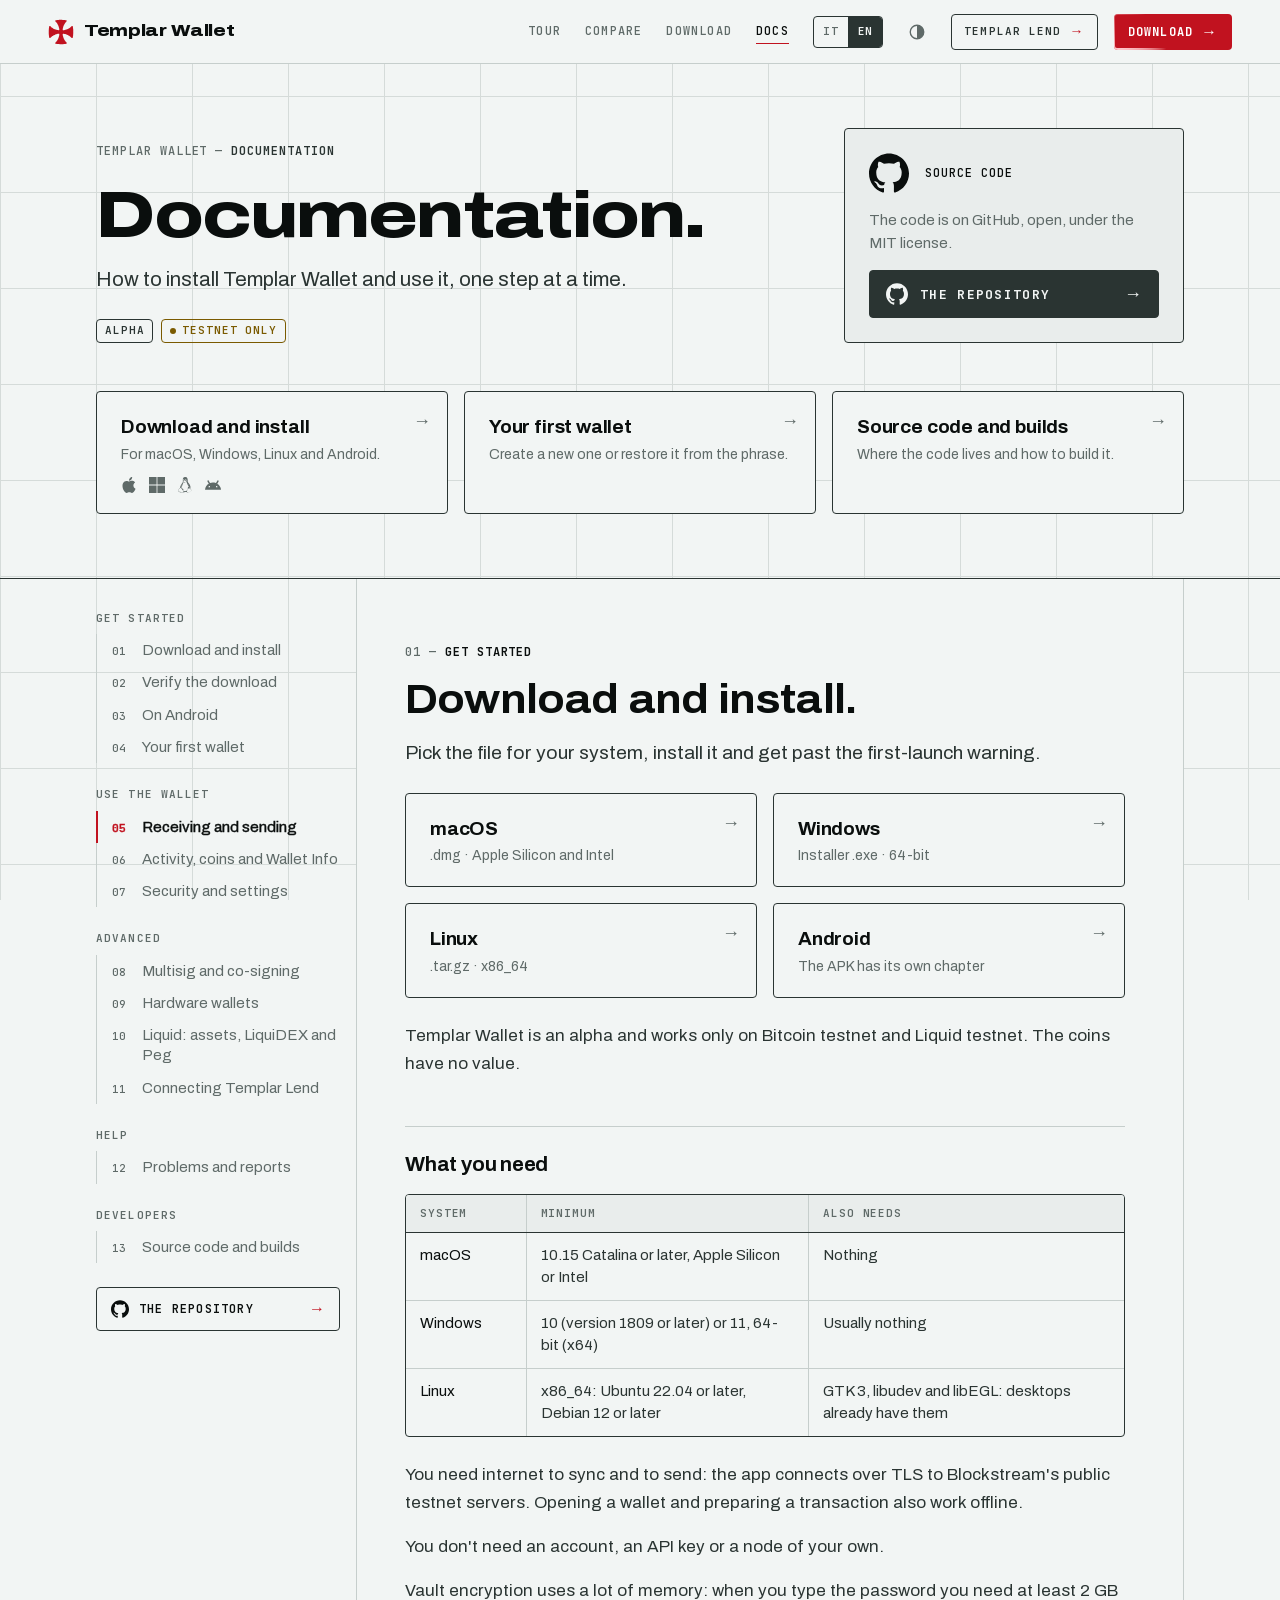
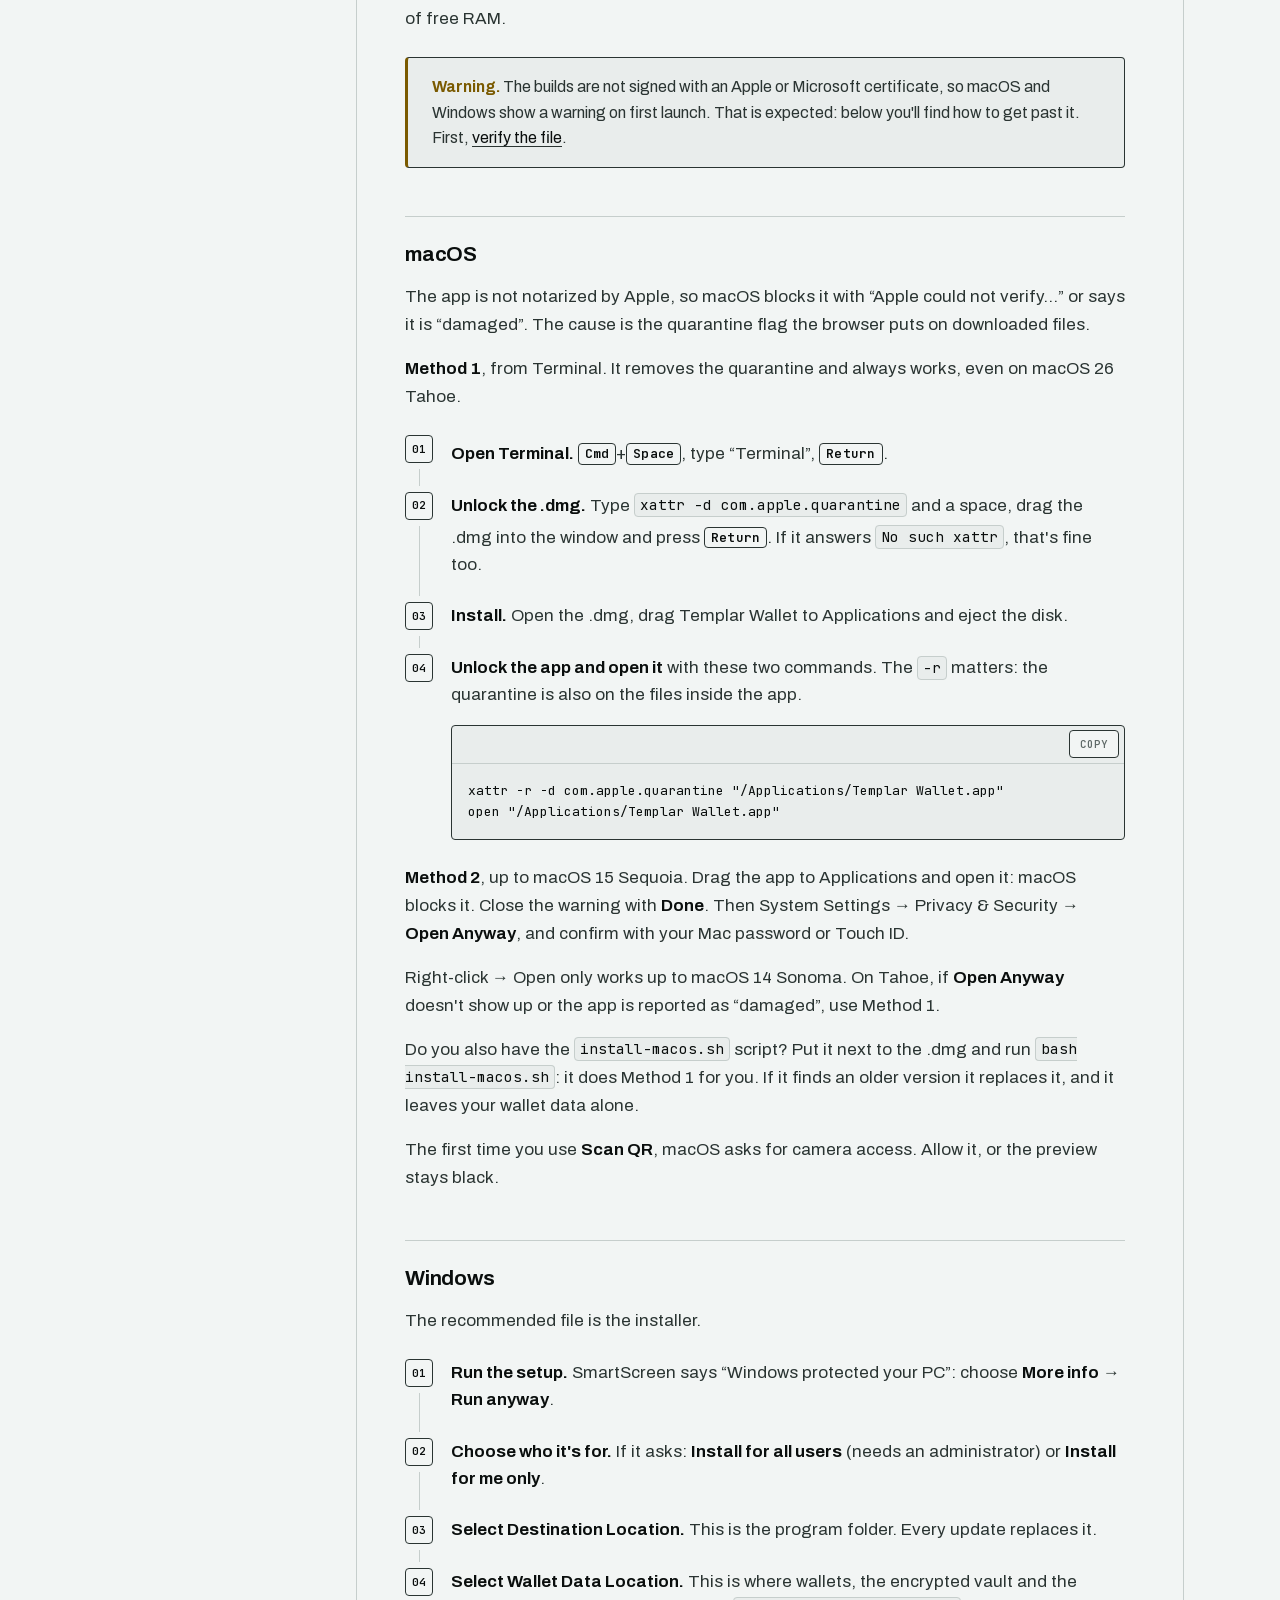
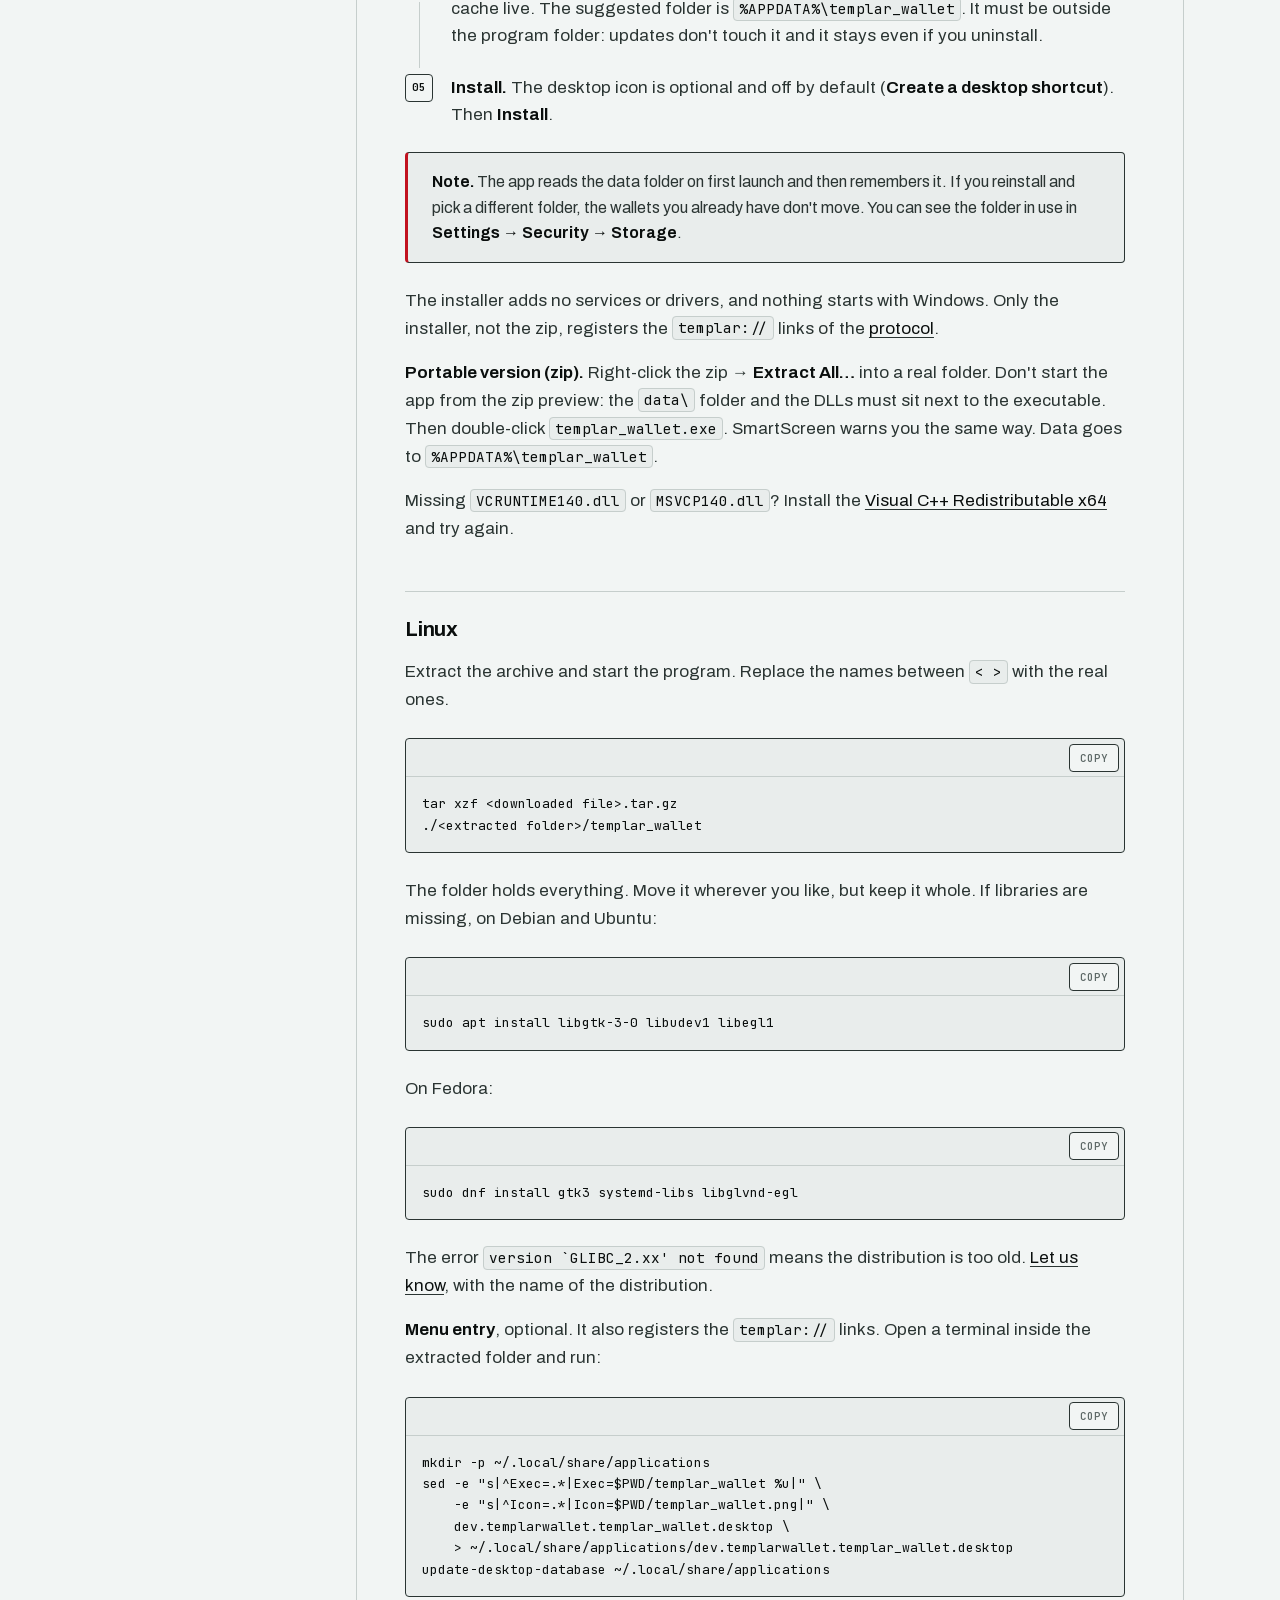
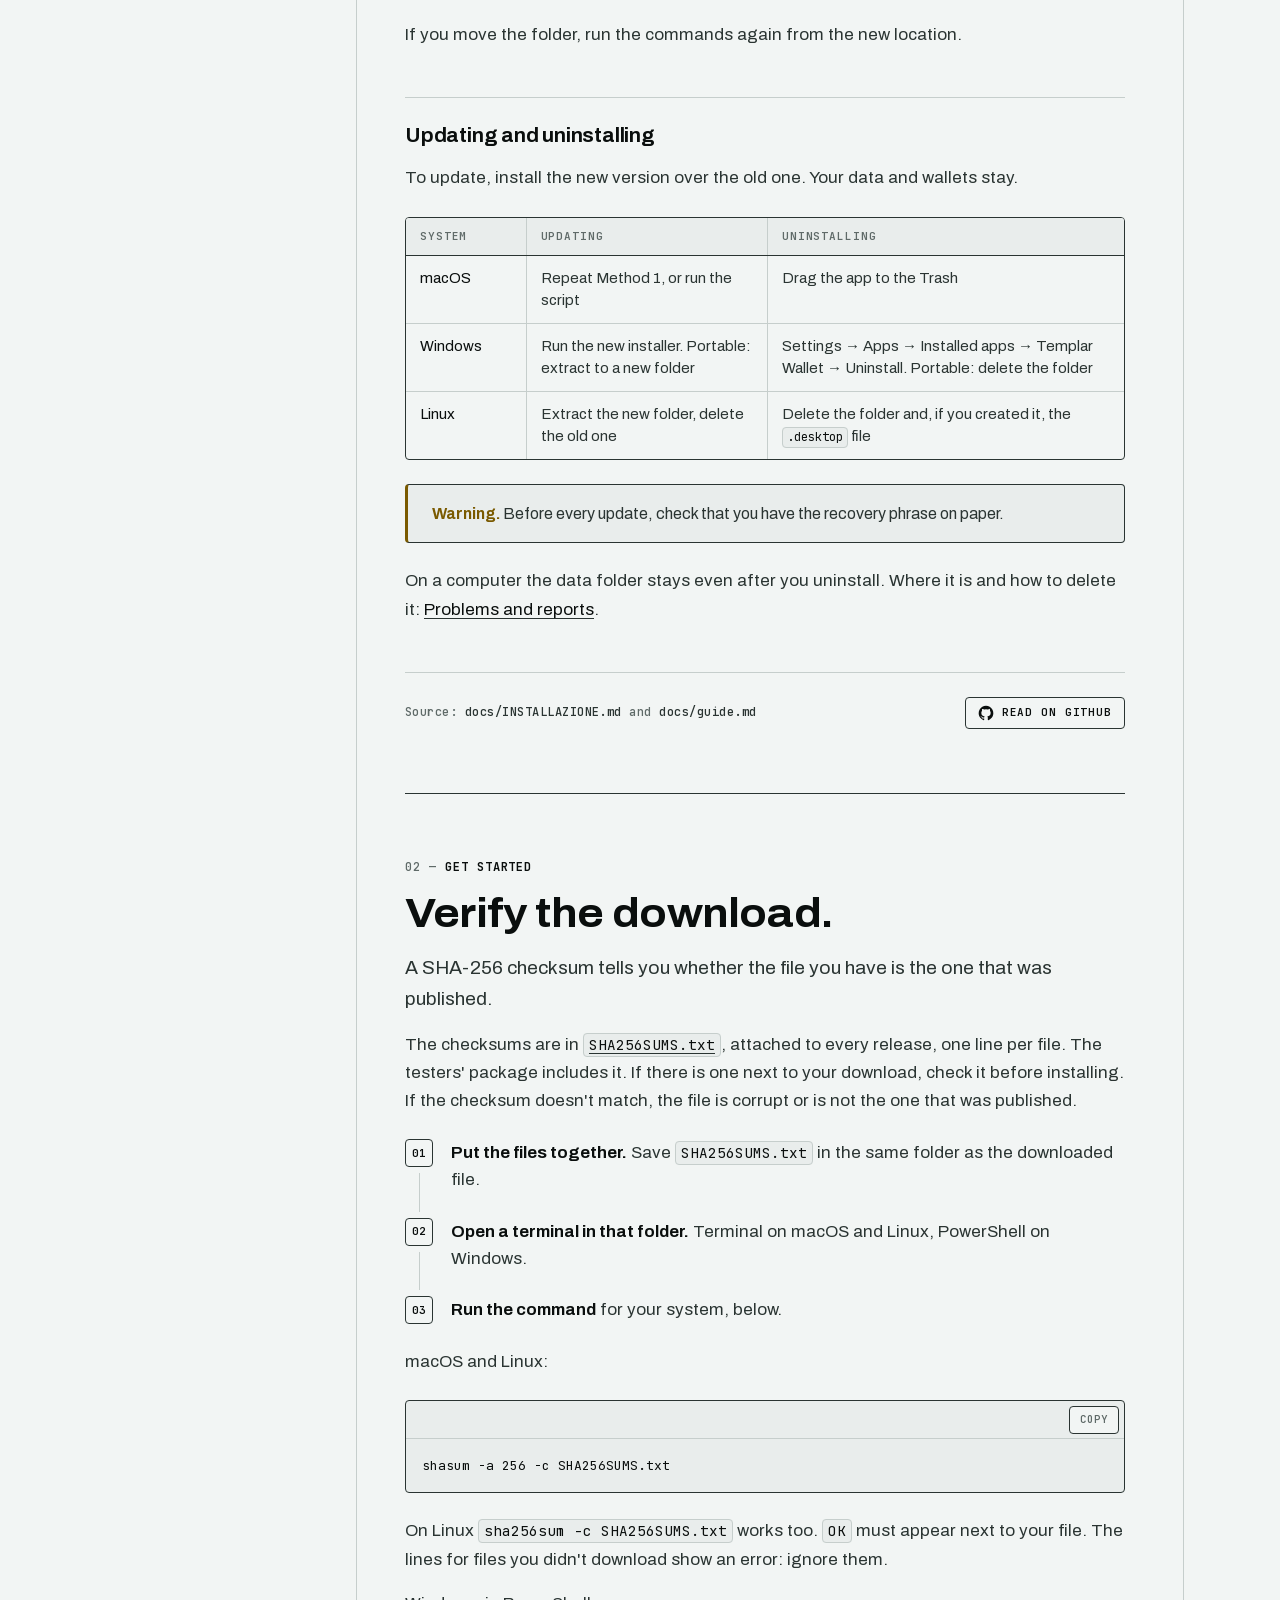
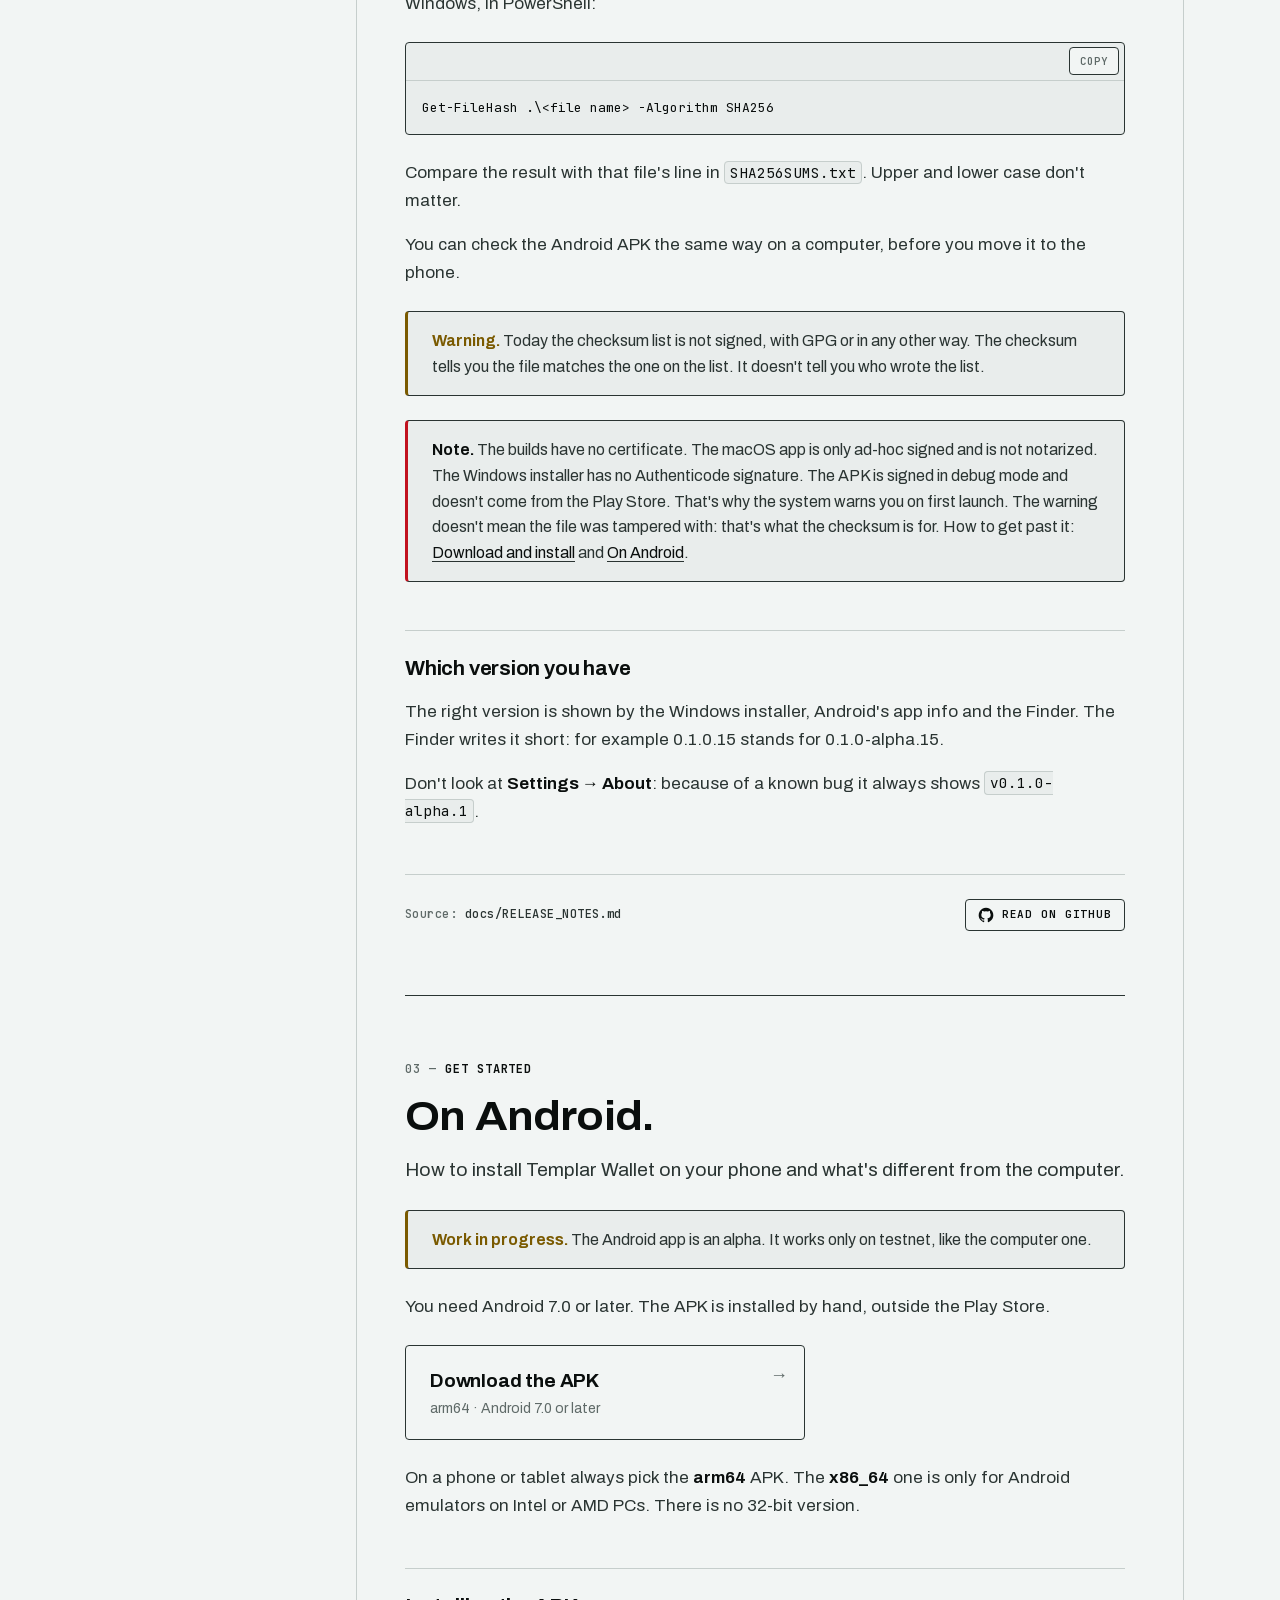
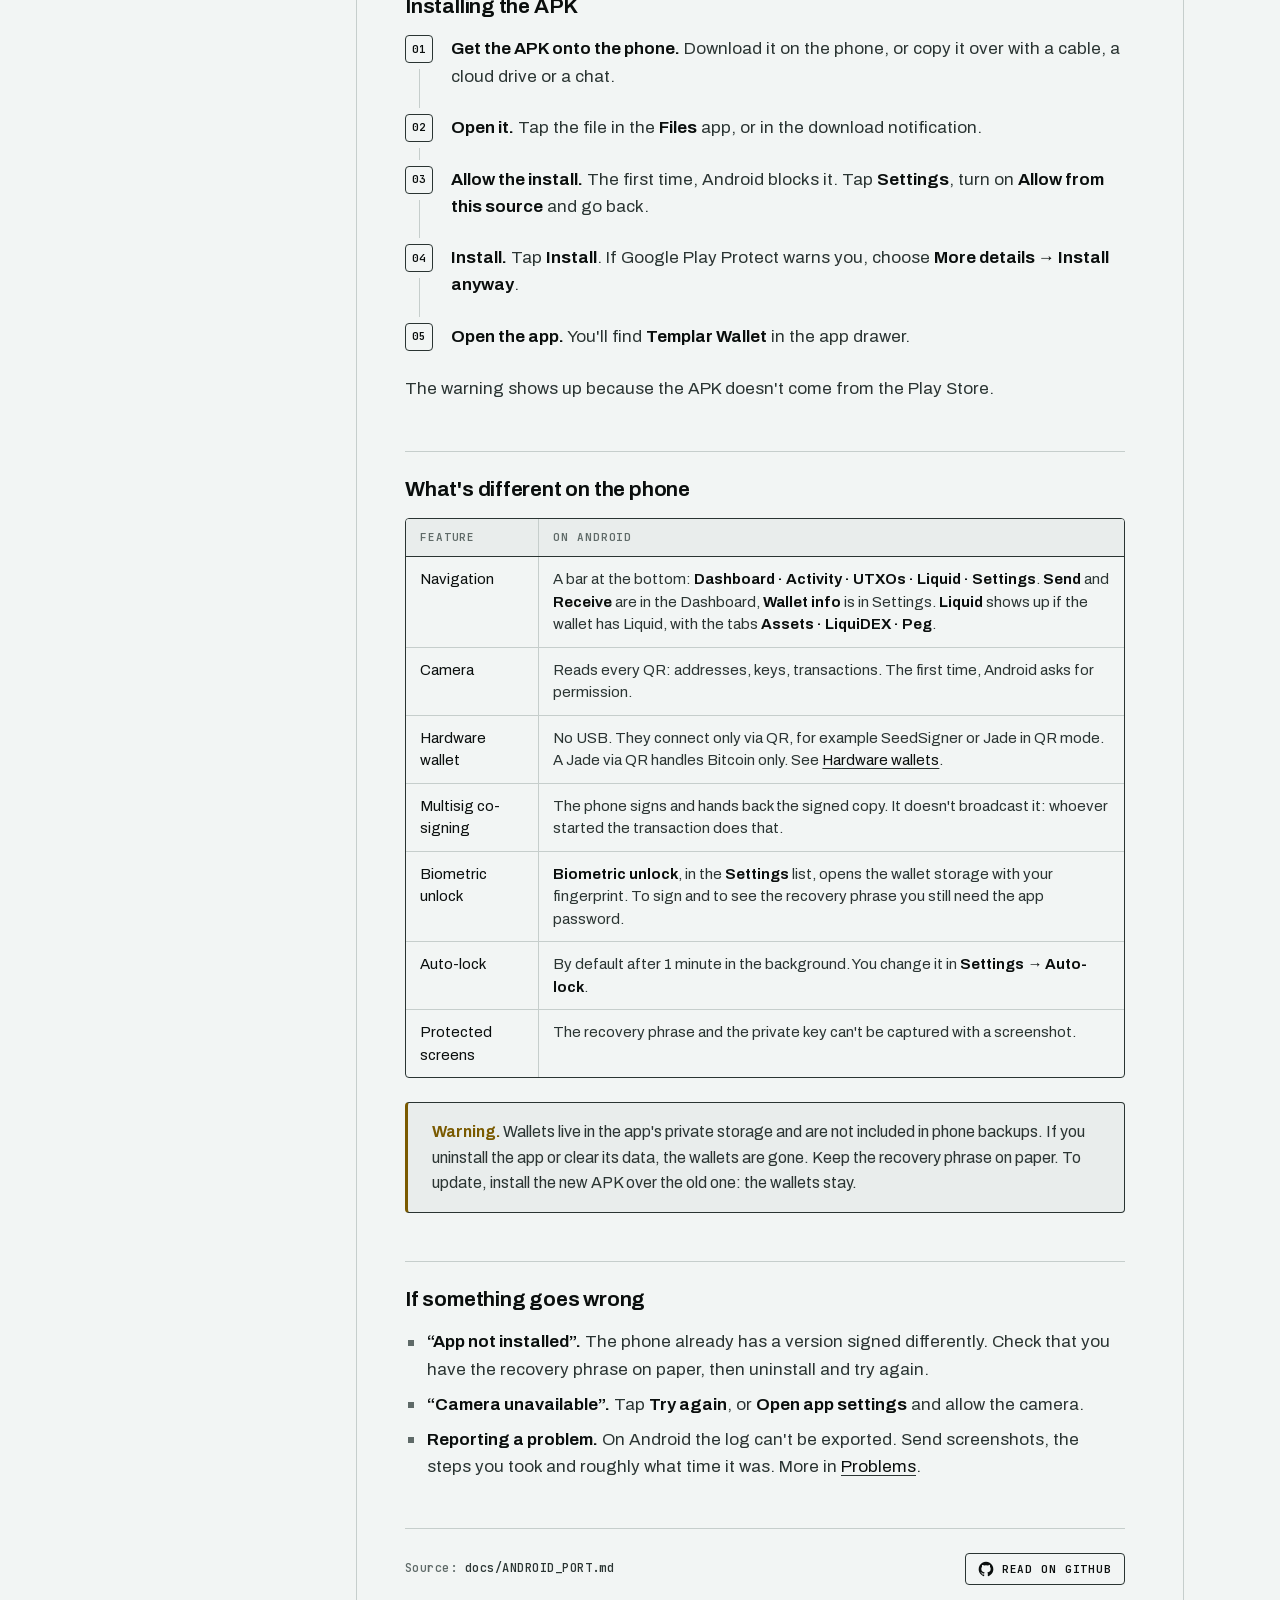
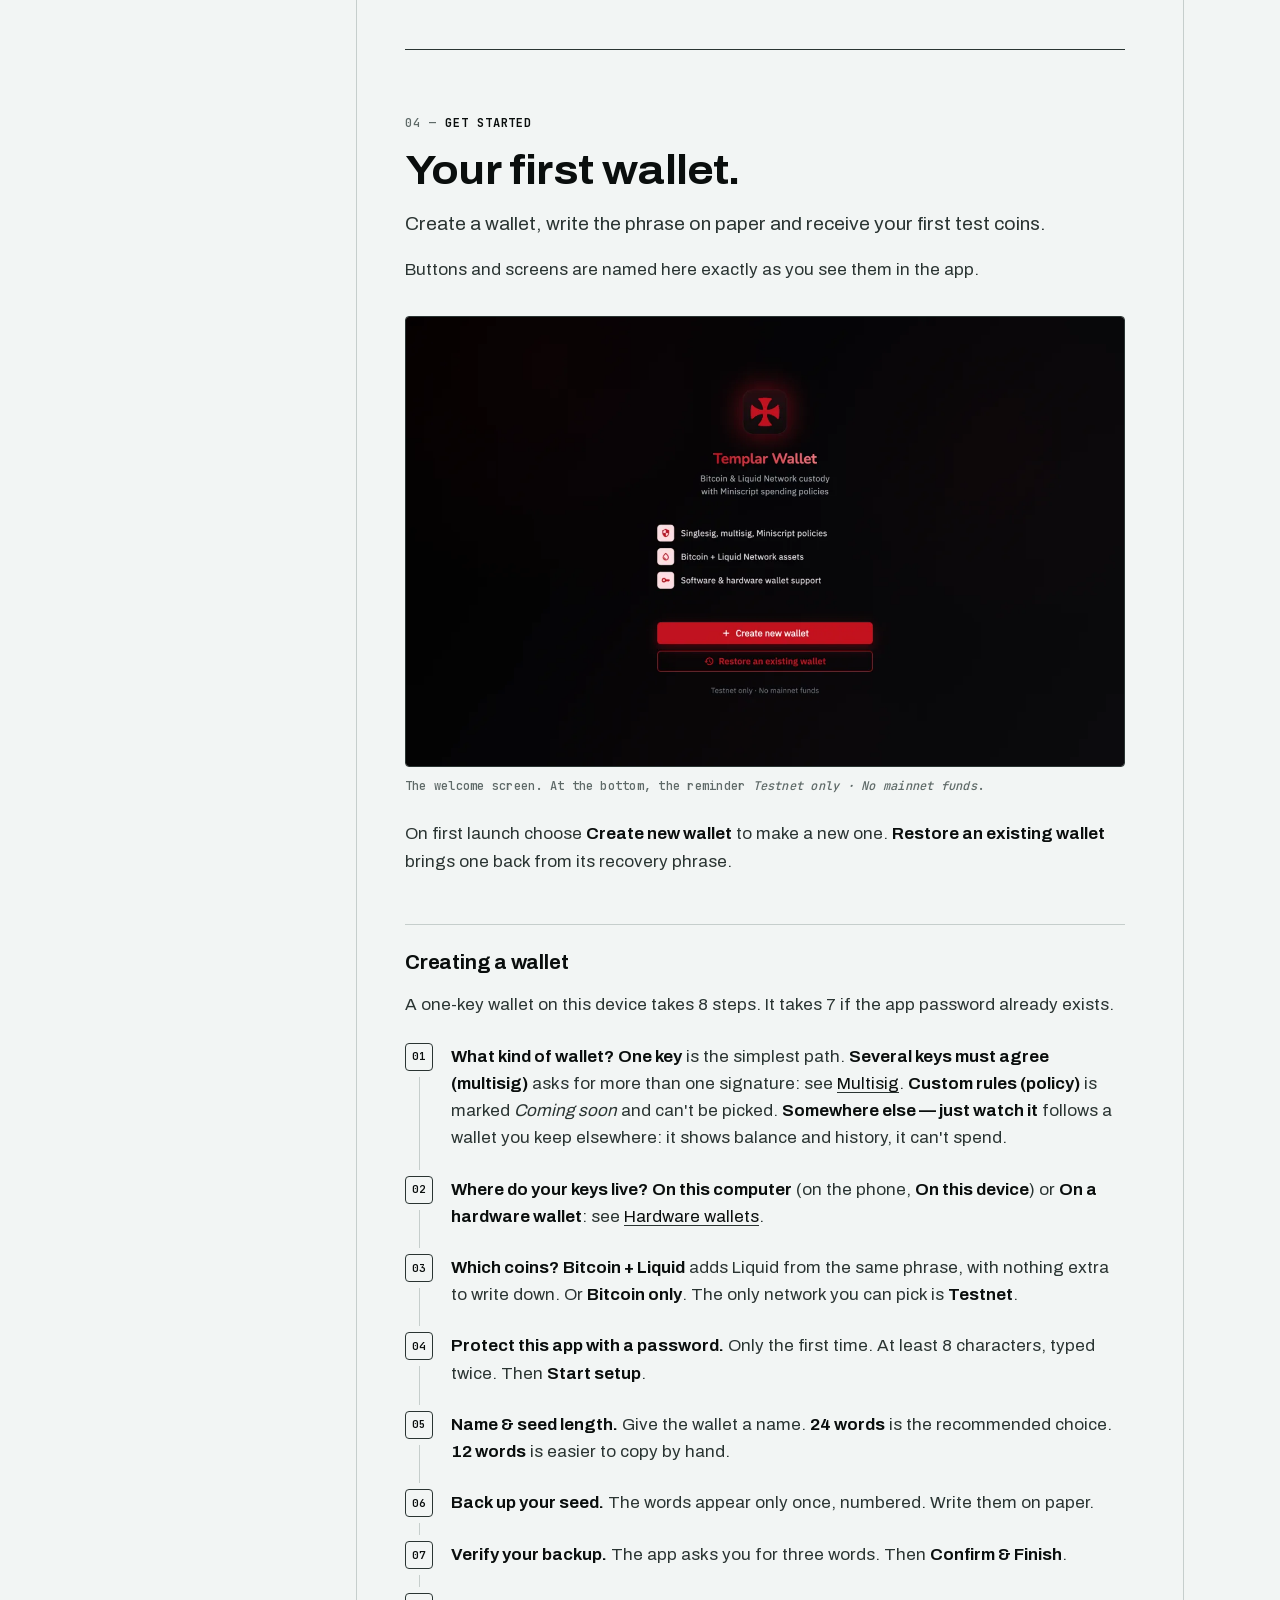
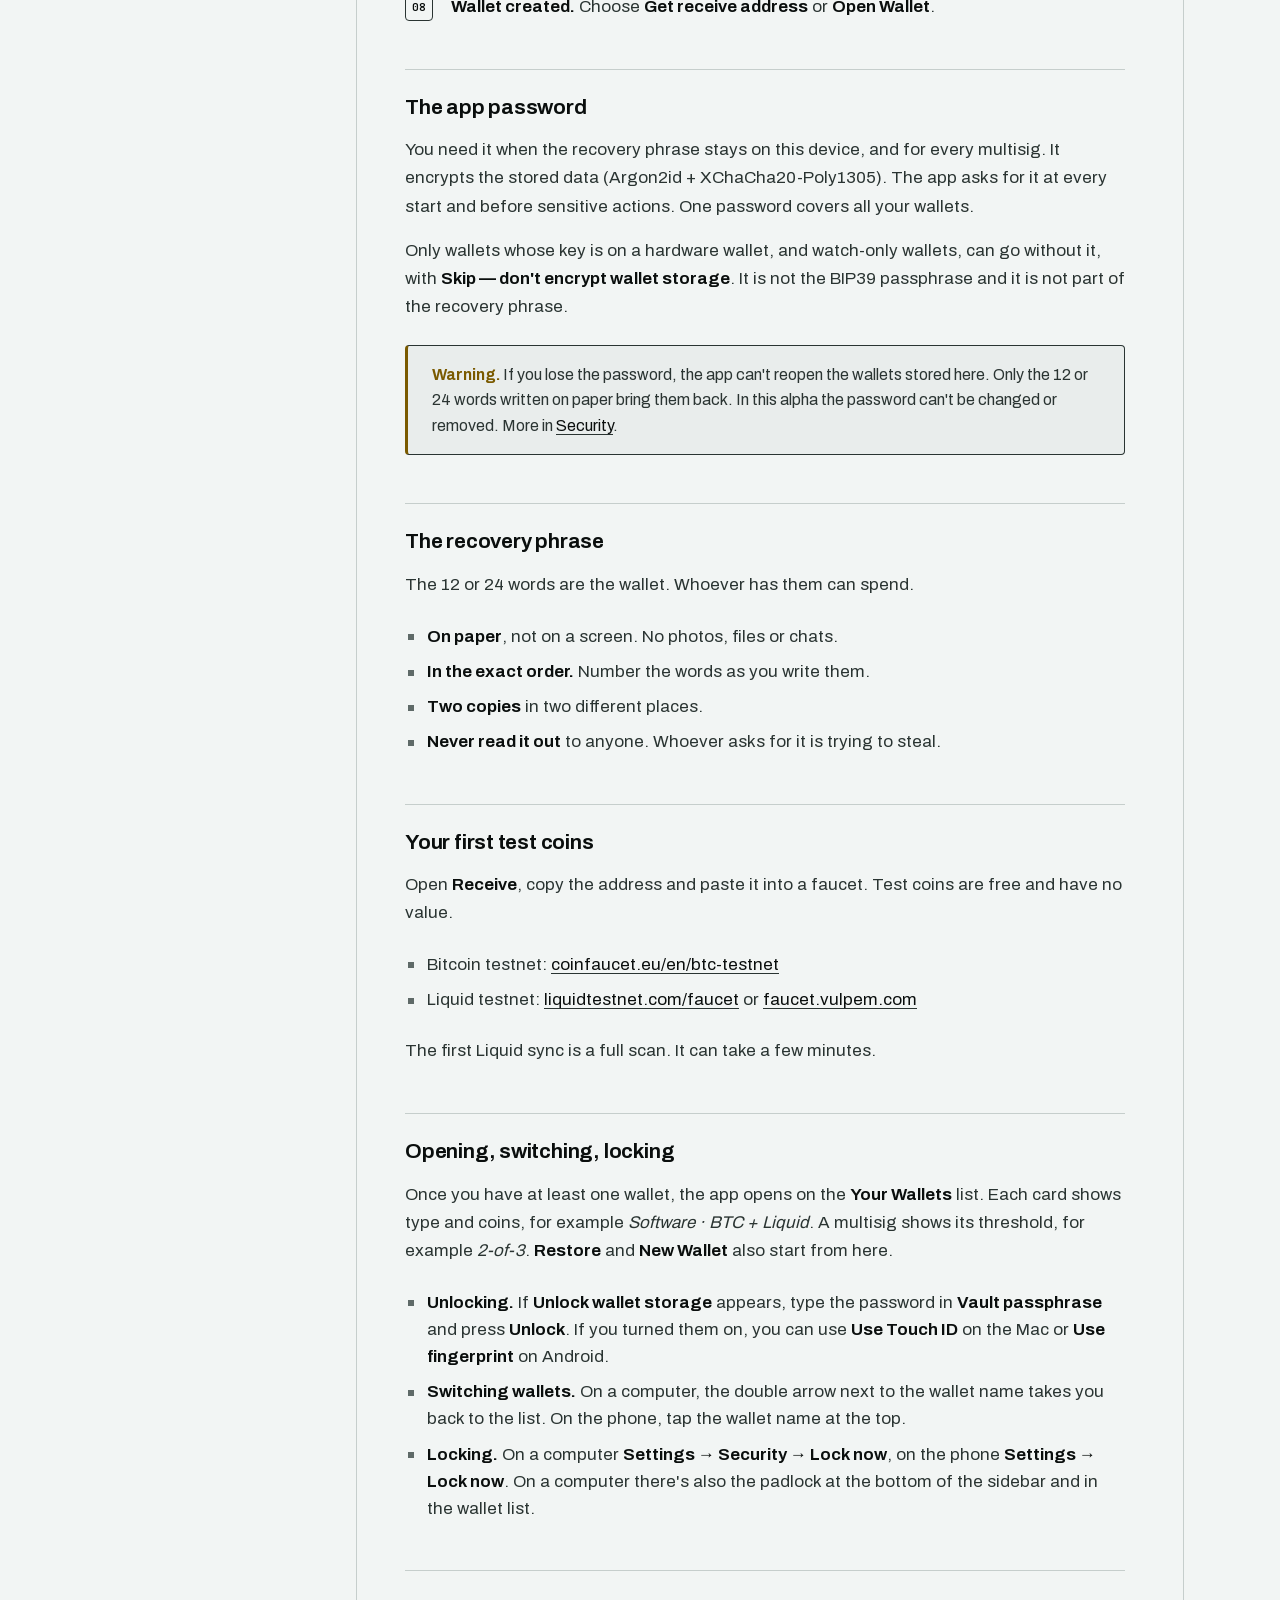
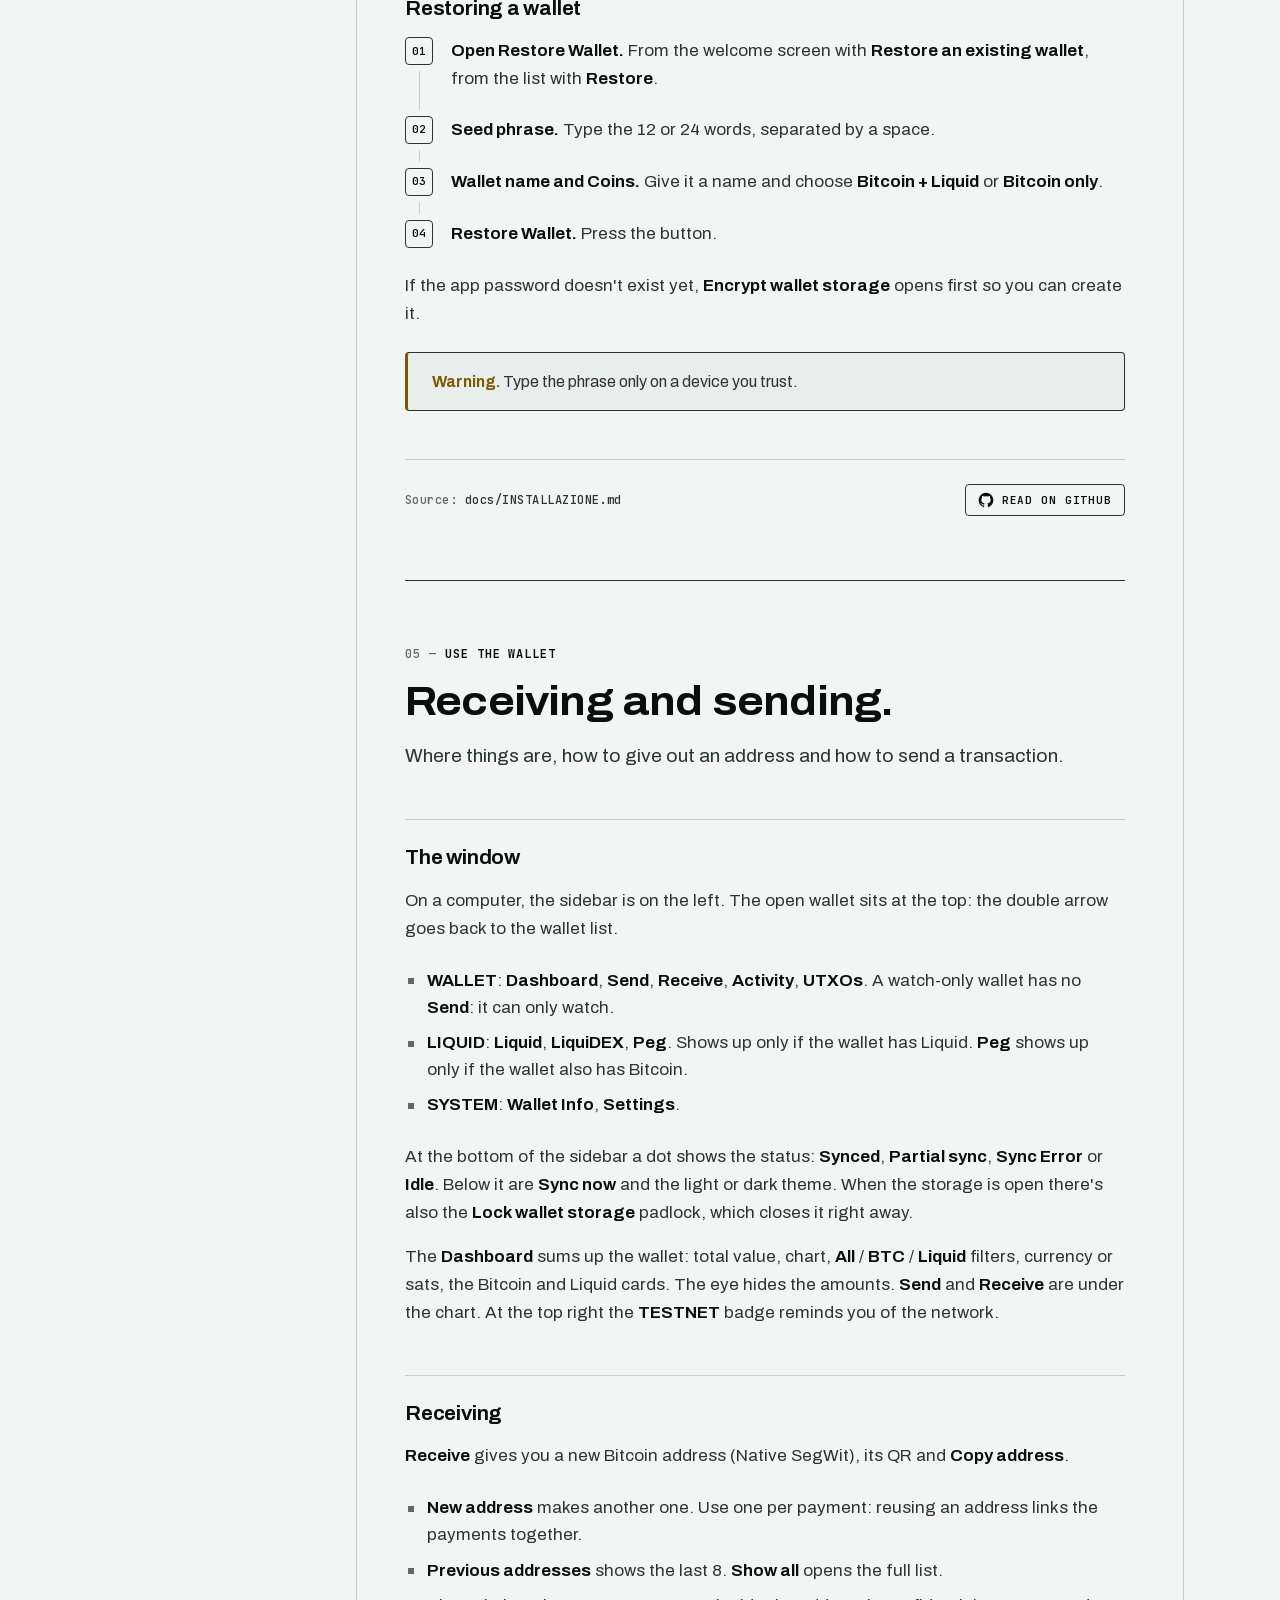
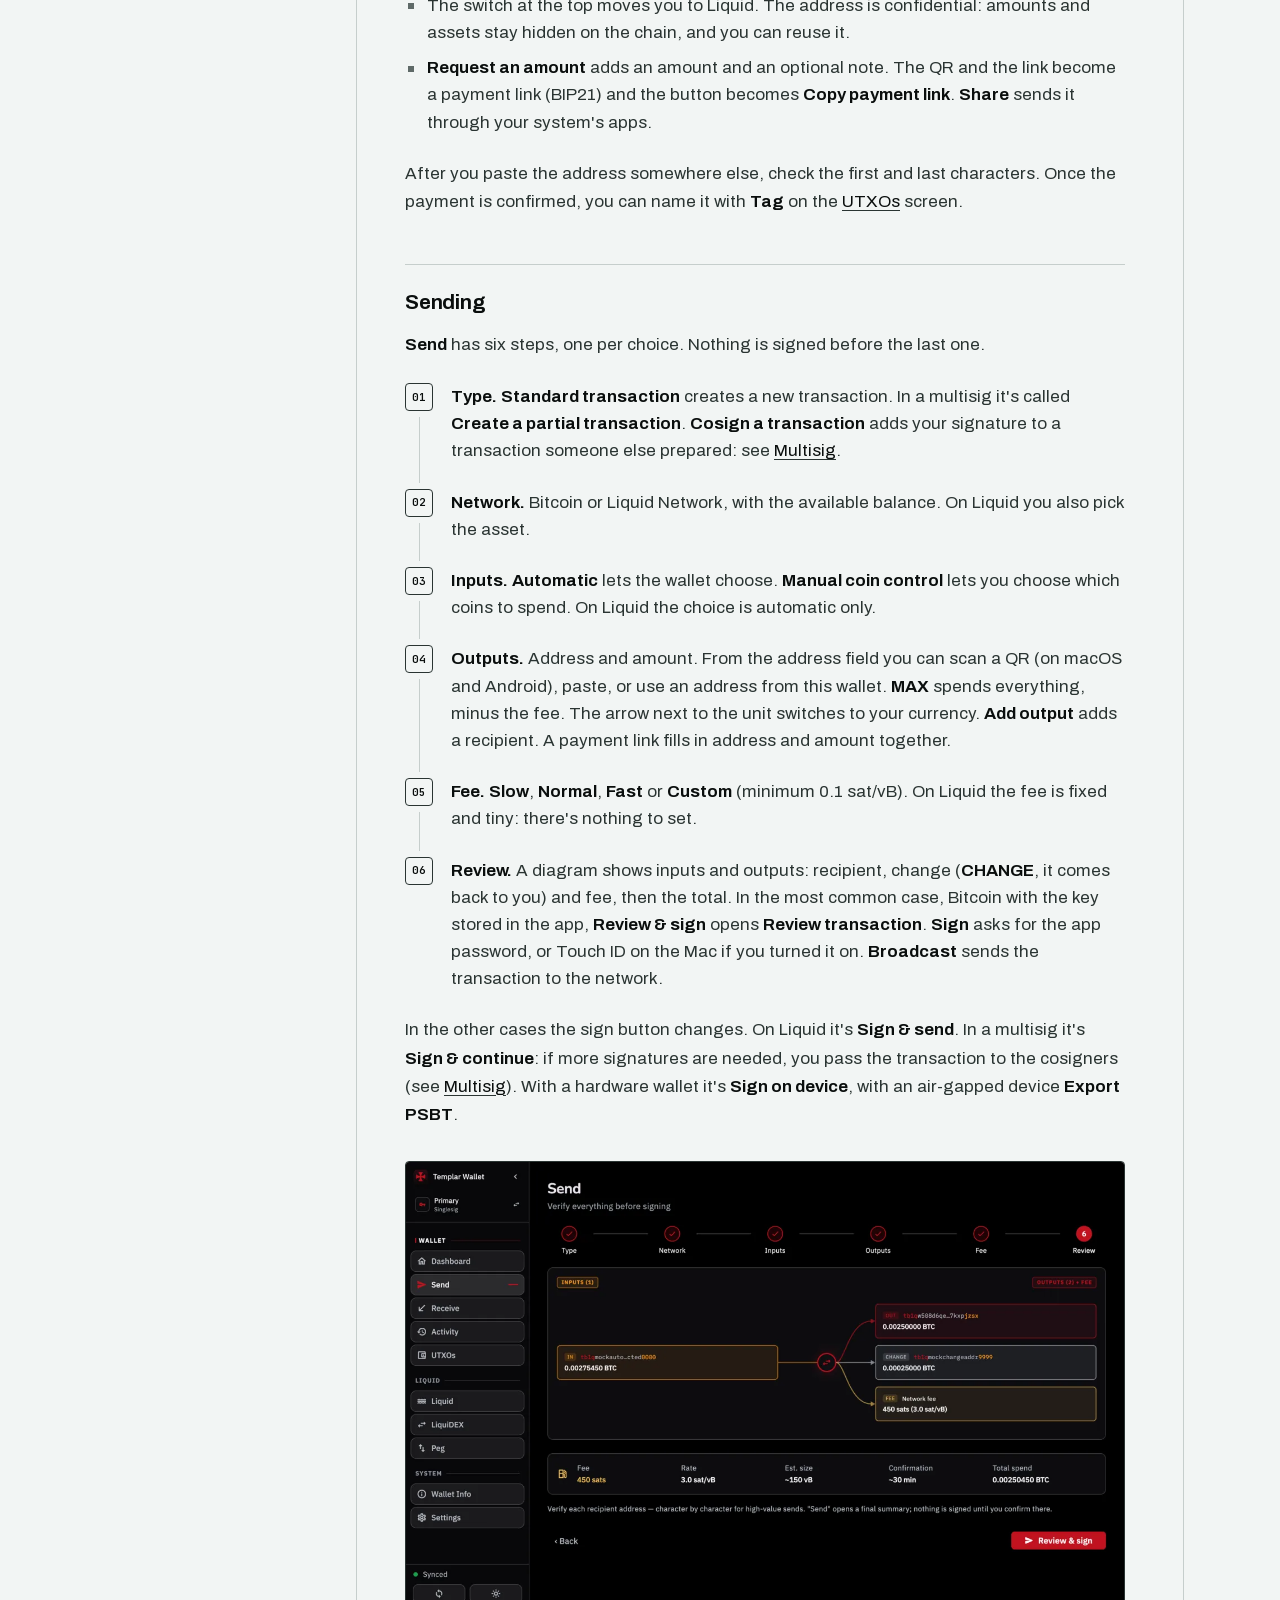
<file: site/en/wallet/docs/index.html>
<!DOCTYPE html>
<html lang="en">
<head>
<meta charset="utf-8">
<meta name="viewport" content="width=device-width, initial-scale=1, viewport-fit=cover">
<title>Templar Wallet &mdash; Documentation</title>
<meta name="description" content="The documentation for Templar Wallet, the Bitcoin and Liquid wallet in alpha on the test network: installing, verifying the download, your first wallet, multisig, hardware wallets, Liquid, connecting to Templar Lend and the source code.">
<link rel="canonical" href="https://templar.red/en/wallet/docs/">
<link rel="alternate" hreflang="it" href="https://templar.red/wallet/docs/">
<link rel="alternate" hreflang="en" href="https://templar.red/en/wallet/docs/">
<meta property="og:type" content="website">
<meta property="og:site_name" content="Templar Lend">
<meta property="og:title" content="Templar Wallet &mdash; Documentation">
<meta property="og:description" content="How to install Templar Wallet and use it, one step at a time. Alpha, test network only.">
<meta property="og:locale" content="en_US">
<meta property="og:image" content="https://templar.red/assets/img/og-en.png">
<meta property="og:image:width" content="1200">
<meta property="og:image:height" content="630">
<meta name="twitter:card" content="summary_large_image">
<meta name="theme-color" content="#F2F5F4" media="(prefers-color-scheme: light)">
<meta name="theme-color" content="#0A0E0D" media="(prefers-color-scheme: dark)">
<link rel="icon" href="../../../assets/img/favicon.svg" type="image/svg+xml">
<script>try{var t=localStorage.getItem('sp-theme');if(t==='dark'||t==='light')document.documentElement.setAttribute('data-theme',t)}catch(e){}document.documentElement.classList.add('js')</script><link rel="preload" href="../../../assets/fonts/Archivo-var.woff2" as="font" type="font/woff2" crossorigin>
<link rel="preload" href="../../../assets/fonts/JetBrainsMono-var.woff2" as="font" type="font/woff2" crossorigin>
<link rel="stylesheet" href="../../../assets/css/style.css">
<link rel="stylesheet" href="../../../assets/css/docs.css">
</head>
<body class="docs">
<a class="skip" href="#main">Skip to content</a>

<header class="nav" data-open="false">
  <div class="wrap">
    <a class="brand" href="../" aria-label="Templar Wallet, the wallet page">
      <img class="brand-mark" src="../../../assets/img/templar-cross.svg" alt="" width="26" height="26">
      <span class="word">Templar Wallet</span>
    </a>
    <nav class="nav-links" id="menu" aria-label="Sections">
      <a href="../#tour">Tour</a>
      <a href="../#confronto">Compare</a>
      <a href="../#scarica">Download</a>
      <a href="./" aria-current="page">Docs</a>
      <a class="only-menu" href="../../">Templar Lend &#8594;</a>
      <div class="menu-tools only-menu">
        <div class="seg seg-nav" aria-label="Language"><a href="../../../wallet/docs/" hreflang="it" lang="it">IT</a><a href="./" aria-current="page" hreflang="en">EN</a></div>
        <button type="button" class="nav-theme" data-theme-toggle aria-label="Switch theme"><svg viewBox="0 0 20 20" aria-hidden="true"><circle cx="10" cy="10" r="7.5" fill="none" stroke="currentColor" stroke-width="1.5"></circle><path d="M10 2.5a7.5 7.5 0 0 1 0 15Z" fill="currentColor"></path></svg></button>
      </div>
    </nav>
    <div class="nav-ctl">
      <div class="seg seg-nav" aria-label="Language">
        <a href="../../../wallet/docs/" hreflang="it" lang="it">IT</a>
        <a href="./" aria-current="page" hreflang="en">EN</a>
      </div>
      <button type="button" class="nav-theme" data-theme-toggle aria-label="Switch theme">
        <svg viewBox="0 0 20 20" aria-hidden="true"><circle cx="10" cy="10" r="7.5" fill="none" stroke="currentColor" stroke-width="1.5"></circle><path d="M10 2.5a7.5 7.5 0 0 1 0 15Z" fill="currentColor"></path></svg>
      </button>
      <a class="nav-x" href="../../">Templar Lend<span aria-hidden="true">&#8594;</span></a>
      <a class="cta cta-sm" href="../#scarica"><span>Download</span><span class="cta-arrow" aria-hidden="true">&#8594;</span></a>
      <button type="button" class="menu-btn" aria-expanded="false" aria-controls="menu">Menu</button>
    </div>
  </div>
</header>

<!-- icons: i-github from UIcons (Flaticon); m-* are brand marks from Simple Icons (simpleicons.org, CC0 drawings; the marks belong to their owners) -->
<svg class="sprite" width="0" height="0" aria-hidden="true" focusable="false"><defs>
  <symbol id="i-github" viewBox="0 0 24 24" fill="currentColor"><path d="M12 1.28Q8.99 1.28 6.46 2.75Q3.93 4.22 2.47 6.75Q1 9.28 1 12.28Q1 14.63 1.95 16.76Q2.91 18.88 4.63 20.42Q6.35 21.96 8.55 22.7Q8.92 22.77 9.1 22.59Q9.29 22.4 9.29 22.18V20.13Q8.19 20.35 7.38 20.2Q6.72 20.06 6.28 19.69Q5.91 19.47 5.69 19.1L5.55 18.81Q5.25 18 4.74 17.56Q4.52 17.27 4.3 17.2Q3.86 16.9 3.9 16.76Q3.93 16.61 4.15 16.54H4.37Q5.11 16.61 5.69 17.12Q5.91 17.42 6.06 17.71Q6.72 18.81 7.82 18.88Q8.55 18.96 9.29 18.59Q9.43 17.64 10.02 17.12Q7.75 16.9 6.57 15.88Q4.96 14.56 4.96 11.7Q4.96 10.01 6.13 8.76Q5.91 8.32 5.91 7.74Q5.84 6.78 6.21 5.83H6.57Q6.94 5.83 7.53 6.05Q8.33 6.34 9.21 6.93Q10.53 6.56 12 6.56Q13.47 6.56 14.79 6.93Q16.03 6.05 17.06 5.83Q17.57 5.76 17.79 5.83Q18.16 6.78 18.09 7.74Q18.09 8.32 17.87 8.76Q19.04 9.94 19.04 11.7Q19.04 14.56 17.43 15.88Q16.25 16.83 13.98 17.12Q14.71 17.78 14.71 19.18V22.18Q14.71 22.4 14.9 22.59Q15.08 22.77 15.52 22.7Q17.65 21.96 19.37 20.42Q21.09 18.88 22.05 16.76Q23 14.63 23 12.28Q23 9.28 21.53 6.75Q20.07 4.22 17.54 2.75Q15.01 1.28 12 1.28ZM5.18 17.05Q5.11 17.12 4.96 17.09Q4.81 17.05 4.85 16.94Q4.89 16.83 5.03 16.9Q5.18 16.98 5.18 17.05ZM5.62 17.56Q5.55 17.64 5.4 17.49Q5.25 17.34 5.36 17.27Q5.47 17.2 5.58 17.34Q5.69 17.49 5.62 17.56ZM6.06 18.15Q5.91 18.3 5.8 18.11Q5.69 17.93 5.8 17.82Q5.91 17.71 6.02 17.89Q6.13 18.08 6.06 18.15ZM6.65 18.81Q6.5 18.96 6.35 18.77Q6.21 18.59 6.32 18.48Q6.43 18.37 6.57 18.52Q6.72 18.66 6.65 18.81ZM7.45 19.18Q7.38 19.32 7.16 19.25Q6.94 19.18 7.01 19.03Q7.09 18.88 7.31 18.96Q7.53 19.03 7.45 19.18ZM8.33 19.25Q8.33 19.4 8.11 19.4Q7.89 19.4 7.89 19.21Q7.89 19.03 8.11 19.03Q8.33 19.03 8.33 19.25ZM9.21 19.1Q9.21 19.25 8.99 19.29Q8.77 19.32 8.74 19.18Q8.7 19.03 8.92 18.96Q9.14 18.88 9.21 19.1Z"></path></symbol>
  <symbol id="m-apple" viewBox="0 0 24 24" fill="currentColor"><path d="M12.152 6.896c-.948 0-2.415-1.078-3.96-1.04-2.04.027-3.91 1.183-4.961 3.014-2.117 3.675-.546 9.103 1.519 12.09 1.013 1.454 2.208 3.09 3.792 3.039 1.52-.065 2.09-.987 3.935-.987 1.831 0 2.35.987 3.96.948 1.637-.026 2.676-1.48 3.676-2.948 1.156-1.688 1.636-3.325 1.662-3.415-.039-.013-3.182-1.221-3.22-4.857-.026-3.04 2.48-4.494 2.597-4.559-1.429-2.09-3.623-2.324-4.39-2.376-2-.156-3.675 1.09-4.61 1.09zM15.53 3.83c.843-1.012 1.4-2.427 1.245-3.83-1.207.052-2.662.805-3.532 1.818-.78.896-1.454 2.338-1.273 3.714 1.338.104 2.715-.688 3.559-1.701"></path></symbol>
  <symbol id="m-windows" viewBox="0 0 24 24" fill="currentColor"><path d="M0,0H11.377V11.372H0ZM12.623,0H24V11.372H12.623ZM0,12.623H11.377V24H0Zm12.623,0H24V24H12.623"></path></symbol>
  <symbol id="m-linux" viewBox="0 0 24 24" fill="currentColor"><path d="M12.504 0c-.155 0-.315.008-.48.021-4.226.333-3.105 4.807-3.17 6.298-.076 1.092-.3 1.953-1.05 3.02-.885 1.051-2.127 2.75-2.716 4.521-.278.832-.41 1.684-.287 2.489a.424.424 0 00-.11.135c-.26.268-.45.6-.663.839-.199.199-.485.267-.797.4-.313.136-.658.269-.864.68-.09.189-.136.394-.132.602 0 .199.027.4.055.536.058.399.116.728.04.97-.249.68-.28 1.145-.106 1.484.174.334.535.47.94.601.81.2 1.91.135 2.774.6.926.466 1.866.67 2.616.47.526-.116.97-.464 1.208-.946.587-.003 1.23-.269 2.26-.334.699-.058 1.574.267 2.577.2.025.134.063.198.114.333l.003.003c.391.778 1.113 1.132 1.884 1.071.771-.06 1.592-.536 2.257-1.306.631-.765 1.683-1.084 2.378-1.503.348-.199.629-.469.649-.853.023-.4-.2-.811-.714-1.376v-.097l-.003-.003c-.17-.2-.25-.535-.338-.926-.085-.401-.182-.786-.492-1.046h-.003c-.059-.054-.123-.067-.188-.135a.357.357 0 00-.19-.064c.431-1.278.264-2.55-.173-3.694-.533-1.41-1.465-2.638-2.175-3.483-.796-1.005-1.576-1.957-1.56-3.368.026-2.152.236-6.133-3.544-6.139zm.529 3.405h.013c.213 0 .396.062.584.198.19.135.33.332.438.533.105.259.158.459.166.724 0-.02.006-.04.006-.06v.105a.086.086 0 01-.004-.021l-.004-.024a1.807 1.807 0 01-.15.706.953.953 0 01-.213.335.71.71 0 00-.088-.042c-.104-.045-.198-.064-.284-.133a1.312 1.312 0 00-.22-.066c.05-.06.146-.133.183-.198.053-.128.082-.264.088-.402v-.02a1.21 1.21 0 00-.061-.4c-.045-.134-.101-.2-.183-.333-.084-.066-.167-.132-.267-.132h-.016c-.093 0-.176.03-.262.132a.8.8 0 00-.205.334 1.18 1.18 0 00-.09.4v.019c.002.089.008.179.02.267-.193-.067-.438-.135-.607-.202a1.635 1.635 0 01-.018-.2v-.02a1.772 1.772 0 01.15-.768c.082-.22.232-.406.43-.533a.985.985 0 01.594-.2zm-2.962.059h.036c.142 0 .27.048.399.135.146.129.264.288.344.465.09.199.14.4.153.667v.004c.007.134.006.2-.002.266v.08c-.03.007-.056.018-.083.024-.152.055-.274.135-.393.2.012-.09.013-.18.003-.267v-.015c-.012-.133-.04-.2-.082-.333a.613.613 0 00-.166-.267.248.248 0 00-.183-.064h-.021c-.071.006-.13.04-.186.132a.552.552 0 00-.12.27.944.944 0 00-.023.33v.015c.012.135.037.2.08.334.046.134.098.2.166.268.01.009.02.018.034.024-.07.057-.117.07-.176.136a.304.304 0 01-.131.068 2.62 2.62 0 01-.275-.402 1.772 1.772 0 01-.155-.667 1.759 1.759 0 01.08-.668 1.43 1.43 0 01.283-.535c.128-.133.26-.2.418-.2zm1.37 1.706c.332 0 .733.065 1.216.399.293.2.523.269 1.052.468h.003c.255.136.405.266.478.399v-.131a.571.571 0 01.016.47c-.123.31-.516.643-1.063.842v.002c-.268.135-.501.333-.775.465-.276.135-.588.292-1.012.267a1.139 1.139 0 01-.448-.067 3.566 3.566 0 01-.322-.198c-.195-.135-.363-.332-.612-.465v-.005h-.005c-.4-.246-.616-.512-.686-.71-.07-.268-.005-.47.193-.6.224-.135.38-.271.483-.336.104-.074.143-.102.176-.131h.002v-.003c.169-.202.436-.47.839-.601.139-.036.294-.065.466-.065zm2.8 2.142c.358 1.417 1.196 3.475 1.735 4.473.286.534.855 1.659 1.102 3.024.156-.005.33.018.513.064.646-1.671-.546-3.467-1.089-3.966-.22-.2-.232-.335-.123-.335.59.534 1.365 1.572 1.646 2.757.13.535.16 1.104.021 1.67.067.028.135.06.205.067 1.032.534 1.413.938 1.23 1.537v-.043c-.06-.003-.12 0-.18 0h-.016c.151-.467-.182-.825-1.065-1.224-.915-.4-1.646-.336-1.77.465-.008.043-.013.066-.018.135-.068.023-.139.053-.209.064-.43.268-.662.669-.793 1.187-.13.533-.17 1.156-.205 1.869v.003c-.02.334-.17.838-.319 1.35-1.5 1.072-3.58 1.538-5.348.334a2.645 2.645 0 00-.402-.533 1.45 1.45 0 00-.275-.333c.182 0 .338-.03.465-.067a.615.615 0 00.314-.334c.108-.267 0-.697-.345-1.163-.345-.467-.931-.995-1.788-1.521-.63-.4-.986-.87-1.15-1.396-.165-.534-.143-1.085-.015-1.645.245-1.07.873-2.11 1.274-2.763.107-.065.037.135-.408.974-.396.751-1.14 2.497-.122 3.854a8.123 8.123 0 01.647-2.876c.564-1.278 1.743-3.504 1.836-5.268.048.036.217.135.289.202.218.133.38.333.59.465.21.201.477.335.876.335.039.003.075.006.11.006.412 0 .73-.134.997-.268.29-.134.52-.334.74-.4h.005c.467-.135.835-.402 1.044-.7zm2.185 8.958c.037.6.343 1.245.882 1.377.588.134 1.434-.333 1.791-.765l.211-.01c.315-.007.577.01.847.268l.003.003c.208.199.305.53.391.876.085.4.154.78.409 1.066.486.527.645.906.636 1.14l.003-.007v.018l-.003-.012c-.015.262-.185.396-.498.595-.63.401-1.746.712-2.457 1.57-.618.737-1.37 1.14-2.036 1.191-.664.053-1.237-.2-1.574-.898l-.005-.003c-.21-.4-.12-1.025.056-1.69.176-.668.428-1.344.463-1.897.037-.714.076-1.335.195-1.814.12-.465.308-.797.641-.984l.045-.022zm-10.814.049h.01c.053 0 .105.005.157.014.376.055.706.333 1.023.752l.91 1.664.003.003c.243.533.754 1.064 1.189 1.637.434.598.77 1.131.729 1.57v.006c-.057.744-.48 1.148-1.125 1.294-.645.135-1.52.002-2.395-.464-.968-.536-2.118-.469-2.857-.602-.369-.066-.61-.2-.723-.4-.11-.2-.113-.602.123-1.23v-.004l.002-.003c.117-.334.03-.752-.027-1.118-.055-.401-.083-.71.043-.94.16-.334.396-.4.69-.533.294-.135.64-.202.915-.47h.002v-.002c.256-.268.445-.601.668-.838.19-.201.38-.336.663-.336zm7.159-9.074c-.435.201-.945.535-1.488.535-.542 0-.97-.267-1.28-.466-.154-.134-.28-.268-.373-.335-.164-.134-.144-.333-.074-.333.109.016.129.134.199.2.096.066.215.2.36.333.292.2.68.467 1.167.467.485 0 1.053-.267 1.398-.466.195-.135.445-.334.648-.467.156-.136.149-.267.279-.267.128.016.034.134-.147.332a8.097 8.097 0 01-.69.468zm-1.082-1.583V5.64c-.006-.02.013-.042.029-.05.074-.043.18-.027.26.004.063 0 .16.067.15.135-.006.049-.085.066-.135.066-.055 0-.092-.043-.141-.068-.052-.018-.146-.008-.163-.065zm-.551 0c-.02.058-.113.049-.166.066-.047.025-.086.068-.14.068-.05 0-.13-.02-.136-.068-.01-.066.088-.133.15-.133.08-.031.184-.047.259-.005.019.009.036.03.03.05v.02h.003z"></path></symbol>
  <symbol id="m-android" viewBox="0 0 24 24" fill="currentColor"><path d="M18.4395 5.5586c-.675 1.1664-1.352 2.3318-2.0274 3.498-.0366-.0155-.0742-.0286-.1113-.043-1.8249-.6957-3.484-.8-4.42-.787-1.8551.0185-3.3544.4643-4.2597.8203-.084-.1494-1.7526-3.021-2.0215-3.4864a1.1451 1.1451 0 0 0-.1406-.1914c-.3312-.364-.9054-.4859-1.379-.203-.475.282-.7136.9361-.3886 1.5019 1.9466 3.3696-.0966-.2158 1.9473 3.3593.0172.031-.4946.2642-1.3926 1.0177C2.8987 12.176.452 14.772 0 18.9902h24c-.119-1.1108-.3686-2.099-.7461-3.0683-.7438-1.9118-1.8435-3.2928-2.7402-4.1836a12.1048 12.1048 0 0 0-2.1309-1.6875c.6594-1.122 1.312-2.2559 1.9649-3.3848.2077-.3615.1886-.7956-.0079-1.1191a1.1001 1.1001 0 0 0-.8515-.5332c-.5225-.0536-.9392.3128-1.0488.5449zm-.0391 8.461c.3944.5926.324 1.3306-.1563 1.6503-.4799.3197-1.188.0985-1.582-.4941-.3944-.5927-.324-1.3307.1563-1.6504.4727-.315 1.1812-.1086 1.582.4941zM7.207 13.5273c.4803.3197.5506 1.0577.1563 1.6504-.394.5926-1.1038.8138-1.584.4941-.48-.3197-.5503-1.0577-.1563-1.6504.4008-.6021 1.1087-.8106 1.584-.4941z"></path></symbol>
  <symbol id="m-github" viewBox="0 0 24 24" fill="currentColor"><path d="M12 .297c-6.63 0-12 5.373-12 12 0 5.303 3.438 9.8 8.205 11.385.6.113.82-.258.82-.577 0-.285-.01-1.04-.015-2.04-3.338.724-4.042-1.61-4.042-1.61C4.422 18.07 3.633 17.7 3.633 17.7c-1.087-.744.084-.729.084-.729 1.205.084 1.838 1.236 1.838 1.236 1.07 1.835 2.809 1.305 3.495.998.108-.776.417-1.305.76-1.605-2.665-.3-5.466-1.332-5.466-5.93 0-1.31.465-2.38 1.235-3.22-.135-.303-.54-1.523.105-3.176 0 0 1.005-.322 3.3 1.23.96-.267 1.98-.399 3-.405 1.02.006 2.04.138 3 .405 2.28-1.552 3.285-1.23 3.285-1.23.645 1.653.24 2.873.12 3.176.765.84 1.23 1.91 1.23 3.22 0 4.61-2.805 5.625-5.475 5.92.42.36.81 1.096.81 2.22 0 1.606-.015 2.896-.015 3.286 0 .315.21.69.825.57C20.565 22.092 24 17.592 24 12.297c0-6.627-5.373-12-12-12"></path></symbol>
</defs></svg>

<main id="main">

<!-- HERO · what this page is, the three doors most people need, the code -->
<section class="docs-hero" id="top" aria-labelledby="h-docs">
  <div class="docs-wrap docs-hero-in">
    <div class="docs-hero-text">
      <p class="label">Templar Wallet &mdash; <strong>Documentation</strong></p>
      <h1 class="docs-title" id="h-docs">Documentation.</h1>
      <p class="lede">How to install Templar Wallet and use it, one step at a time.</p>
      <p class="docs-tags"><span class="tag">Alpha</span><span class="tag tag-warn"><i class="dot"></i>Testnet only</span></p>
    </div>
    <aside class="gh-panel" aria-labelledby="h-gh">
      <svg class="gh-mark" aria-hidden="true"><use href="#m-github"></use></svg>
      <p class="label" id="h-gh">Source code</p>
      <p class="gh-note">The code is on GitHub, open, under the MIT license.</p>
      <!-- TODO(url-repo): address of the Templar Wallet repository -->
      <a class="gh-btn" href="https://github.com/0xB4LdW1n/TemplarWallet" rel="noopener"><svg aria-hidden="true"><use href="#m-github"></use></svg><span>The repository</span><span class="gh-arrow" aria-hidden="true">&#8594;</span></a>
    </aside>
    <div class="doc-cards docs-quick">
      <a class="doc-card" href="#installa"><b>Download and install</b><span>For macOS, Windows, Linux and Android.</span><i class="doc-card-os" aria-hidden="true"><svg><use href="#m-apple"></use></svg><svg><use href="#m-windows"></use></svg><svg><use href="#m-linux"></use></svg><svg><use href="#m-android"></use></svg></i></a>
      <a class="doc-card" href="#primo-wallet"><b>Your first wallet</b><span>Create a new one or restore it from the phrase.</span></a>
      <a class="doc-card" href="#sorgente"><b>Source code and builds</b><span>Where the code lives and how to build it.</span></a>
    </div>
  </div>
</section>

<div class="docs-wrap docs-layout">

  <!-- the chapters, desktop: a sticky column; docs.js marks the one you are reading -->
  <aside class="docs-side" aria-label="Chapters">
    <nav class="toc" aria-label="Documentation chapters">
      <p class="toc-g">Get started</p>
      <ol>
        <li><a href="#installa"><i>01</i><span>Download and install</span></a></li>
        <li><a href="#verifica"><i>02</i><span>Verify the download</span></a></li>
        <li><a href="#android"><i>03</i><span>On Android</span></a></li>
        <li><a href="#primo-wallet"><i>04</i><span>Your first wallet</span></a></li>
      </ol>
      <p class="toc-g">Use the wallet</p>
      <ol>
        <li><a href="#ricevi-invia"><i>05</i><span>Receiving and sending</span></a></li>
        <li><a href="#monete"><i>06</i><span>Activity, coins and Wallet Info</span></a></li>
        <li><a href="#sicurezza"><i>07</i><span>Security and settings</span></a></li>
      </ol>
      <p class="toc-g">Advanced</p>
      <ol>
        <li><a href="#multisig"><i>08</i><span>Multisig and co-signing</span></a></li>
        <li><a href="#hardware"><i>09</i><span>Hardware wallets</span></a></li>
        <li><a href="#liquid"><i>10</i><span>Liquid: assets, LiquiDEX and Peg</span></a></li>
        <li><a href="#protocollo"><i>11</i><span>Connecting Templar Lend</span></a></li>
      </ol>
      <p class="toc-g">Help</p>
      <ol>
        <li><a href="#problemi"><i>12</i><span>Problems and reports</span></a></li>
      </ol>
      <p class="toc-g">Developers</p>
      <ol>
        <li><a href="#sorgente"><i>13</i><span>Source code and builds</span></a></li>
      </ol>
    </nav>
    <a class="side-gh" href="https://github.com/0xB4LdW1n/TemplarWallet" rel="noopener"><svg aria-hidden="true"><use href="#m-github"></use></svg><span>The repository</span><span class="gh-arrow" aria-hidden="true">&#8594;</span></a>
  </aside>

  <article class="docs-article">

    <!-- the chapters, phones and tablets: a bar under the navbar that opens the same list -->
    <details class="docs-toc">
      <summary><span class="toc-k">Chapters</span><span class="toc-now" data-toc-now></span><span class="toc-plus" aria-hidden="true"></span></summary>
      <nav class="toc" aria-label="Documentation chapters">
        <p class="toc-g">Get started</p>
        <ol>
          <li><a href="#installa"><i>01</i><span>Download and install</span></a></li>
          <li><a href="#verifica"><i>02</i><span>Verify the download</span></a></li>
          <li><a href="#android"><i>03</i><span>On Android</span></a></li>
          <li><a href="#primo-wallet"><i>04</i><span>Your first wallet</span></a></li>
        </ol>
        <p class="toc-g">Use the wallet</p>
        <ol>
          <li><a href="#ricevi-invia"><i>05</i><span>Receiving and sending</span></a></li>
          <li><a href="#monete"><i>06</i><span>Activity, coins and Wallet Info</span></a></li>
          <li><a href="#sicurezza"><i>07</i><span>Security and settings</span></a></li>
        </ol>
        <p class="toc-g">Advanced</p>
        <ol>
          <li><a href="#multisig"><i>08</i><span>Multisig and co-signing</span></a></li>
          <li><a href="#hardware"><i>09</i><span>Hardware wallets</span></a></li>
          <li><a href="#liquid"><i>10</i><span>Liquid: assets, LiquiDEX and Peg</span></a></li>
          <li><a href="#protocollo"><i>11</i><span>Connecting Templar Lend</span></a></li>
        </ol>
        <p class="toc-g">Help</p>
        <ol>
          <li><a href="#problemi"><i>12</i><span>Problems and reports</span></a></li>
        </ol>
        <p class="toc-g">Developers</p>
        <ol>
          <li><a href="#sorgente"><i>13</i><span>Source code and builds</span></a></li>
        </ol>
      </nav>
    </details>

<section class="doc" id="installa" aria-labelledby="h-installa">
  <p class="doc-label">01 &mdash; <strong>Get started</strong></p>
  <h2 class="doc-h" id="h-installa">Download and install.</h2>
  <p class="doc-lede">Pick the file for your system, install it and get past the first-launch warning.</p>
  <div class="doc-cards">
    <a class="doc-card" href="https://github.com/0xB4LdW1n/TemplarWallet/releases/latest/download/TemplarWallet-macos.dmg" rel="noopener"><b>macOS</b><span>.dmg &middot; Apple Silicon and Intel</span></a>
    <a class="doc-card" href="https://github.com/0xB4LdW1n/TemplarWallet/releases/latest/download/TemplarWallet-windows-x64-setup.exe" rel="noopener"><b>Windows</b><span>Installer .exe &middot; 64-bit</span></a>
    <a class="doc-card" href="https://github.com/0xB4LdW1n/TemplarWallet/releases/latest/download/TemplarWallet-linux-x64.tar.gz" rel="noopener"><b>Linux</b><span>.tar.gz &middot; x86_64</span></a>
    <a class="doc-card" href="#android"><b>Android</b><span>The APK has its own chapter</span></a>
  </div>
  <p>Templar Wallet is an alpha and works only on Bitcoin testnet and Liquid testnet. The coins have no value.</p>

  <h3 class="doc-h3" id="installa-requisiti">What you need</h3>
  <div class="dtable-wrap"><table class="dtable">
    <thead><tr><th>System</th><th>Minimum</th><th>Also needs</th></tr></thead>
    <tbody>
      <tr><td>macOS</td><td>10.15 Catalina or later, Apple Silicon or Intel</td><td>Nothing</td></tr>
      <tr><td>Windows</td><td>10 (version 1809 or later) or 11, 64-bit (x64)</td><td>Usually nothing</td></tr>
      <tr><td>Linux</td><td>x86_64: Ubuntu 22.04 or later, Debian 12 or later</td><td>GTK 3, libudev and libEGL: desktops already have them</td></tr>
    </tbody>
  </table></div>
  <p>You need internet to sync and to send: the app connects over TLS to Blockstream's public testnet servers. Opening a wallet and preparing a transaction also work offline.</p>
  <p>You don't need an account, an API key or a node of your own.</p>
  <p>Vault encryption uses a lot of memory: when you type the password you need at least 2&nbsp;GB of free RAM.</p>
  <div class="callout is-warn"><p><b>Warning.</b> The builds are not signed with an Apple or Microsoft certificate, so macOS and Windows show a warning on first launch. That is expected: below you'll find how to get past it. First, <a href="#verifica">verify the file</a>.</p></div>

  <h3 class="doc-h3" id="installa-macos">macOS</h3>
  <p>The app is not notarized by Apple, so macOS blocks it with &ldquo;Apple could not verify&hellip;&rdquo; or says it is &ldquo;damaged&rdquo;. The cause is the quarantine flag the browser puts on downloaded files.</p>
  <p><b>Method 1</b>, from Terminal. It removes the quarantine and always works, even on macOS 26 Tahoe.</p>
  <ol class="doc-steps">
    <li><b>Open Terminal.</b> <kbd>Cmd</kbd>+<kbd>Space</kbd>, type &ldquo;Terminal&rdquo;, <kbd>Return</kbd>.</li>
    <li><b>Unlock the .dmg.</b> Type <code>xattr -d com.apple.quarantine</code> and a space, drag the .dmg into the window and press <kbd>Return</kbd>. If it answers <code>No such xattr</code>, that's fine too.</li>
    <li><b>Install.</b> Open the .dmg, drag Templar Wallet to Applications and eject the disk.</li>
    <li><b>Unlock the app and open it</b> with these two commands. The <code>-r</code> matters: the quarantine is also on the files inside the app.
      <pre class="code"><code>xattr -r -d com.apple.quarantine "/Applications/Templar Wallet.app"
open "/Applications/Templar Wallet.app"</code></pre></li>
  </ol>
  <p><b>Method 2</b>, up to macOS 15 Sequoia. Drag the app to Applications and open it: macOS blocks it. Close the warning with <b>Done</b>. Then System Settings &rarr; Privacy &amp; Security &rarr; <b>Open Anyway</b>, and confirm with your Mac password or Touch ID.</p>
  <p>Right-click &rarr; Open only works up to macOS 14 Sonoma. On Tahoe, if <b>Open Anyway</b> doesn't show up or the app is reported as &ldquo;damaged&rdquo;, use Method 1.</p>
  <p>Do you also have the <code>install-macos.sh</code> script? Put it next to the .dmg and run <code>bash install-macos.sh</code>: it does Method 1 for you. If it finds an older version it replaces it, and it leaves your wallet data alone.</p>
  <p>The first time you use <b>Scan QR</b>, macOS asks for camera access. Allow it, or the preview stays black.</p>

  <h3 class="doc-h3" id="installa-windows">Windows</h3>
  <p>The recommended file is the installer.</p>
  <ol class="doc-steps">
    <li><b>Run the setup.</b> SmartScreen says &ldquo;Windows protected your PC&rdquo;: choose <b>More info</b> &rarr; <b>Run anyway</b>.</li>
    <li><b>Choose who it's for.</b> If it asks: <b>Install for all users</b> (needs an administrator) or <b>Install for me only</b>.</li>
    <li><b>Select Destination Location.</b> This is the program folder. Every update replaces it.</li>
    <li><b>Select Wallet Data Location.</b> This is where wallets, the encrypted vault and the cache live. The suggested folder is <code>%APPDATA%\templar_wallet</code>. It must be outside the program folder: updates don't touch it and it stays even if you uninstall.</li>
    <li><b>Install.</b> The desktop icon is optional and off by default (<b>Create a desktop shortcut</b>). Then <b>Install</b>.</li>
  </ol>
  <div class="callout"><p><b>Note.</b> The app reads the data folder on first launch and then remembers it. If you reinstall and pick a different folder, the wallets you already have don't move. You can see the folder in use in <b>Settings &rarr; Security &rarr; Storage</b>.</p></div>
  <p>The installer adds no services or drivers, and nothing starts with Windows. Only the installer, not the zip, registers the <code>templar://</code> links of the <a href="#protocollo">protocol</a>.</p>
  <p><b>Portable version (zip).</b> Right-click the zip &rarr; <b>Extract All&hellip;</b> into a real folder. Don't start the app from the zip preview: the <code>data\</code> folder and the DLLs must sit next to the executable. Then double-click <code>templar_wallet.exe</code>. SmartScreen warns you the same way. Data goes to <code>%APPDATA%\templar_wallet</code>.</p>
  <p>Missing <code>VCRUNTIME140.dll</code> or <code>MSVCP140.dll</code>? Install the <a href="https://aka.ms/vs/17/release/vc_redist.x64.exe">Visual C++ Redistributable x64</a> and try again.</p>

  <h3 class="doc-h3" id="installa-linux">Linux</h3>
  <p>Extract the archive and start the program. Replace the names between <code>&lt; &gt;</code> with the real ones.</p>
  <pre class="code"><code>tar xzf &lt;downloaded file&gt;.tar.gz
./&lt;extracted folder&gt;/templar_wallet</code></pre>
  <p>The folder holds everything. Move it wherever you like, but keep it whole. If libraries are missing, on Debian and Ubuntu:</p>
  <pre class="code"><code>sudo apt install libgtk-3-0 libudev1 libegl1</code></pre>
  <p>On Fedora:</p>
  <pre class="code"><code>sudo dnf install gtk3 systemd-libs libglvnd-egl</code></pre>
  <p>The error <code>version `GLIBC_2.xx' not found</code> means the distribution is too old. <a href="#problemi">Let us know</a>, with the name of the distribution.</p>
  <p><b>Menu entry</b>, optional. It also registers the <code>templar://</code> links. Open a terminal inside the extracted folder and run:</p>
  <pre class="code"><code>mkdir -p ~/.local/share/applications
sed -e "s|^Exec=.*|Exec=$PWD/templar_wallet %u|" \
    -e "s|^Icon=.*|Icon=$PWD/templar_wallet.png|" \
    dev.templarwallet.templar_wallet.desktop \
    &gt; ~/.local/share/applications/dev.templarwallet.templar_wallet.desktop
update-desktop-database ~/.local/share/applications</code></pre>
  <p>If you move the folder, run the commands again from the new location.</p>

  <h3 class="doc-h3" id="installa-aggiorna">Updating and uninstalling</h3>
  <p>To update, install the new version over the old one. Your data and wallets stay.</p>
  <div class="dtable-wrap"><table class="dtable">
    <thead><tr><th>System</th><th>Updating</th><th>Uninstalling</th></tr></thead>
    <tbody>
      <tr><td>macOS</td><td>Repeat Method 1, or run the script</td><td>Drag the app to the Trash</td></tr>
      <tr><td>Windows</td><td>Run the new installer. Portable: extract to a new folder</td><td>Settings &rarr; Apps &rarr; Installed apps &rarr; Templar Wallet &rarr; Uninstall. Portable: delete the folder</td></tr>
      <tr><td>Linux</td><td>Extract the new folder, delete the old one</td><td>Delete the folder and, if you created it, the <code>.desktop</code> file</td></tr>
    </tbody>
  </table></div>
  <div class="callout is-warn"><p><b>Warning.</b> Before every update, check that you have the recovery phrase on paper.</p></div>
  <p>On a computer the data folder stays even after you uninstall. Where it is and how to delete it: <a href="#problemi">Problems and reports</a>.</p>

  <p class="doc-src"><span>Source: <code>docs/INSTALLAZIONE.md</code> and <code>docs/guide.md</code></span><a class="gh" href="https://github.com/0xB4LdW1n/TemplarWallet/blob/main/docs/INSTALLAZIONE.md" rel="noopener" data-path="docs/INSTALLAZIONE.md"><svg class="ic" aria-hidden="true"><use href="#i-github"></use></svg>Read on GitHub</a></p>
</section>

<section class="doc" id="verifica" aria-labelledby="h-verifica">
  <p class="doc-label">02 &mdash; <strong>Get started</strong></p>
  <h2 class="doc-h" id="h-verifica">Verify the download.</h2>
  <p class="doc-lede">A SHA-256 checksum tells you whether the file you have is the one that was published.</p>
  <p>The checksums are in <a href="https://github.com/0xB4LdW1n/TemplarWallet/releases/latest/download/SHA256SUMS.txt" rel="noopener"><code>SHA256SUMS.txt</code></a>, attached to every release, one line per file. The testers' package includes it. If there is one next to your download, check it before installing. If the checksum doesn't match, the file is corrupt or is not the one that was published.</p>
  <ol class="doc-steps">
    <li><b>Put the files together.</b> Save <code>SHA256SUMS.txt</code> in the same folder as the downloaded file.</li>
    <li><b>Open a terminal in that folder.</b> Terminal on macOS and Linux, PowerShell on Windows.</li>
    <li><b>Run the command</b> for your system, below.</li>
  </ol>
  <p>macOS and Linux:</p>
  <pre class="code"><code>shasum -a 256 -c SHA256SUMS.txt</code></pre>
  <p>On Linux <code>sha256sum -c SHA256SUMS.txt</code> works too. <code>OK</code> must appear next to your file. The lines for files you didn't download show an error: ignore them.</p>
  <p>Windows, in PowerShell:</p>
  <pre class="code"><code>Get-FileHash .\&lt;file name&gt; -Algorithm SHA256</code></pre>
  <p>Compare the result with that file's line in <code>SHA256SUMS.txt</code>. Upper and lower case don't matter.</p>
  <p>You can check the Android APK the same way on a computer, before you move it to the phone.</p>
  <div class="callout is-warn"><p><b>Warning.</b> Today the checksum list is not signed, with GPG or in any other way. The checksum tells you the file matches the one on the list. It doesn't tell you who wrote the list.</p></div>
  <div class="callout"><p><b>Note.</b> The builds have no certificate. The macOS app is only ad-hoc signed and is not notarized. The Windows installer has no Authenticode signature. The APK is signed in debug mode and doesn't come from the Play Store. That's why the system warns you on first launch. The warning doesn't mean the file was tampered with: that's what the checksum is for. How to get past it: <a href="#installa">Download and install</a> and <a href="#android">On Android</a>.</p></div>

  <h3 class="doc-h3" id="verifica-versione">Which version you have</h3>
  <p>The right version is shown by the Windows installer, Android's app info and the Finder. The Finder writes it short: for example 0.1.0.15 stands for 0.1.0-alpha.15.</p>
  <p>Don't look at <b>Settings &rarr; About</b>: because of a known bug it always shows <code>v0.1.0-alpha.1</code>.</p>

  <p class="doc-src"><span>Source: <code>docs/RELEASE_NOTES.md</code></span><a class="gh" href="https://github.com/0xB4LdW1n/TemplarWallet/blob/main/docs/RELEASE_NOTES.md" rel="noopener" data-path="docs/RELEASE_NOTES.md"><svg class="ic" aria-hidden="true"><use href="#i-github"></use></svg>Read on GitHub</a></p>
</section>

<section class="doc" id="android" aria-labelledby="h-android">
  <p class="doc-label">03 &mdash; <strong>Get started</strong></p>
  <h2 class="doc-h" id="h-android">On Android.</h2>
  <p class="doc-lede">How to install Templar Wallet on your phone and what's different from the computer.</p>
  <div class="callout is-warn"><p><b>Work in progress.</b> The Android app is an alpha. It works only on testnet, like the computer one.</p></div>
  <p>You need Android 7.0 or later. The APK is installed by hand, outside the Play Store.</p>
  <div class="doc-cards">
    <a class="doc-card" href="https://github.com/0xB4LdW1n/TemplarWallet/releases/latest/download/TemplarWallet-android-arm64.apk" rel="noopener"><b>Download the APK</b><span>arm64 &middot; Android 7.0 or later</span></a>
  </div>
  <p>On a phone or tablet always pick the <b>arm64</b> APK. The <b>x86_64</b> one is only for Android emulators on Intel or AMD PCs. There is no 32-bit version.</p>

  <h3 class="doc-h3" id="android-installa">Installing the APK</h3>
  <ol class="doc-steps">
    <li><b>Get the APK onto the phone.</b> Download it on the phone, or copy it over with a cable, a cloud drive or a chat.</li>
    <li><b>Open it.</b> Tap the file in the <b>Files</b> app, or in the download notification.</li>
    <li><b>Allow the install.</b> The first time, Android blocks it. Tap <b>Settings</b>, turn on <b>Allow from this source</b> and go back.</li>
    <li><b>Install.</b> Tap <b>Install</b>. If Google Play Protect warns you, choose <b>More details &rarr; Install anyway</b>.</li>
    <li><b>Open the app.</b> You'll find <b>Templar Wallet</b> in the app drawer.</li>
  </ol>
  <p>The warning shows up because the APK doesn't come from the Play Store.</p>

  <h3 class="doc-h3" id="android-differenze">What's different on the phone</h3>
  <div class="dtable-wrap"><table class="dtable">
    <thead><tr><th>Feature</th><th>On Android</th></tr></thead>
    <tbody>
      <tr><td>Navigation</td><td>A bar at the bottom: <b>Dashboard &middot; Activity &middot; UTXOs &middot; Liquid &middot; Settings</b>. <b>Send</b> and <b>Receive</b> are in the Dashboard, <b>Wallet info</b> is in Settings. <b>Liquid</b> shows up if the wallet has Liquid, with the tabs <b>Assets &middot; LiquiDEX &middot; Peg</b>.</td></tr>
      <tr><td>Camera</td><td>Reads every QR: addresses, keys, transactions. The first time, Android asks for permission.</td></tr>
      <tr><td>Hardware wallet</td><td>No USB. They connect only via QR, for example SeedSigner or Jade in QR mode. A Jade via QR handles Bitcoin only. See <a href="#hardware">Hardware wallets</a>.</td></tr>
      <tr><td>Multisig co-signing</td><td>The phone signs and hands back the signed copy. It doesn't broadcast it: whoever started the transaction does that.</td></tr>
      <tr><td>Biometric unlock</td><td><b>Biometric unlock</b>, in the <b>Settings</b> list, opens the wallet storage with your fingerprint. To sign and to see the recovery phrase you still need the app password.</td></tr>
      <tr><td>Auto-lock</td><td>By default after 1 minute in the background. You change it in <b>Settings &rarr; Auto-lock</b>.</td></tr>
      <tr><td>Protected screens</td><td>The recovery phrase and the private key can't be captured with a screenshot.</td></tr>
    </tbody>
  </table></div>

  <div class="callout is-warn"><p><b>Warning.</b> Wallets live in the app's private storage and are not included in phone backups. If you uninstall the app or clear its data, the wallets are gone. Keep the recovery phrase on paper. To update, install the new APK over the old one: the wallets stay.</p></div>

  <h3 class="doc-h3" id="android-problemi">If something goes wrong</h3>
  <ul class="doc-list">
    <li><b>&ldquo;App not installed&rdquo;.</b> The phone already has a version signed differently. Check that you have the recovery phrase on paper, then uninstall and try again.</li>
    <li><b>&ldquo;Camera unavailable&rdquo;.</b> Tap <b>Try again</b>, or <b>Open app settings</b> and allow the camera.</li>
    <li><b>Reporting a problem.</b> On Android the log can't be exported. Send screenshots, the steps you took and roughly what time it was. More in <a href="#problemi">Problems</a>.</li>
  </ul>

  <p class="doc-src"><span>Source: <code>docs/ANDROID_PORT.md</code></span><a class="gh" href="https://github.com/0xB4LdW1n/TemplarWallet/blob/main/docs/ANDROID_PORT.md" rel="noopener" data-path="docs/ANDROID_PORT.md"><svg class="ic" aria-hidden="true"><use href="#i-github"></use></svg>Read on GitHub</a></p>
</section>

<section class="doc" id="primo-wallet" aria-labelledby="h-primo-wallet">
  <p class="doc-label">04 &mdash; <strong>Get started</strong></p>
  <h2 class="doc-h" id="h-primo-wallet">Your first wallet.</h2>
  <p class="doc-lede">Create a wallet, write the phrase on paper and receive your first test coins.</p>
  <p>Buttons and screens are named here exactly as you see them in the app.</p>
  <figure class="doc-fig"><picture><source srcset="../../../assets/img/wallet/welcome.webp" type="image/webp"><img src="../../../assets/img/wallet/welcome.jpg" alt="The Templar Wallet welcome screen, with the Create new wallet and Restore an existing wallet buttons" width="1280" height="800" loading="lazy" decoding="async"></picture><figcaption>The welcome screen. At the bottom, the reminder <i>Testnet only &middot; No mainnet funds</i>.</figcaption></figure>
  <p>On first launch choose <b>Create new wallet</b> to make a new one. <b>Restore an existing wallet</b> brings one back from its recovery phrase.</p>

  <h3 class="doc-h3" id="primo-wallet-crea">Creating a wallet</h3>
  <p>A one-key wallet on this device takes 8 steps. It takes 7 if the app password already exists.</p>
  <ol class="doc-steps">
    <li><b>What kind of wallet?</b> <b>One key</b> is the simplest path. <b>Several keys must agree (multisig)</b> asks for more than one signature: see <a href="#multisig">Multisig</a>. <b>Custom rules (policy)</b> is marked <i>Coming soon</i> and can't be picked. <b>Somewhere else &mdash; just watch it</b> follows a wallet you keep elsewhere: it shows balance and history, it can't spend.</li>
    <li><b>Where do your keys live?</b> <b>On this computer</b> (on the phone, <b>On this device</b>) or <b>On a hardware wallet</b>: see <a href="#hardware">Hardware wallets</a>.</li>
    <li><b>Which coins?</b> <b>Bitcoin + Liquid</b> adds Liquid from the same phrase, with nothing extra to write down. Or <b>Bitcoin only</b>. The only network you can pick is <b>Testnet</b>.</li>
    <li><b>Protect this app with a password.</b> Only the first time. At least 8 characters, typed twice. Then <b>Start setup</b>.</li>
    <li><b>Name &amp; seed length.</b> Give the wallet a name. <b>24 words</b> is the recommended choice. <b>12 words</b> is easier to copy by hand.</li>
    <li><b>Back up your seed.</b> The words appear only once, numbered. Write them on paper.</li>
    <li><b>Verify your backup.</b> The app asks you for three words. Then <b>Confirm &amp; Finish</b>.</li>
    <li><b>Wallet created.</b> Choose <b>Get receive address</b> or <b>Open Wallet</b>.</li>
  </ol>

  <h3 class="doc-h3" id="primo-wallet-password">The app password</h3>
  <p>You need it when the recovery phrase stays on this device, and for every multisig. It encrypts the stored data (Argon2id + XChaCha20-Poly1305). The app asks for it at every start and before sensitive actions. One password covers all your wallets.</p>
  <p>Only wallets whose key is on a hardware wallet, and watch-only wallets, can go without it, with <b>Skip &mdash; don't encrypt wallet storage</b>. It is not the BIP39 passphrase and it is not part of the recovery phrase.</p>
  <div class="callout is-warn"><p><b>Warning.</b> If you lose the password, the app can't reopen the wallets stored here. Only the 12 or 24 words written on paper bring them back. In this alpha the password can't be changed or removed. More in <a href="#sicurezza">Security</a>.</p></div>

  <h3 class="doc-h3" id="primo-wallet-frase">The recovery phrase</h3>
  <p>The 12 or 24 words are the wallet. Whoever has them can spend.</p>
  <ul class="doc-list">
    <li><b>On paper</b>, not on a screen. No photos, files or chats.</li>
    <li><b>In the exact order.</b> Number the words as you write them.</li>
    <li><b>Two copies</b> in two different places.</li>
    <li><b>Never read it out</b> to anyone. Whoever asks for it is trying to steal.</li>
  </ul>

  <h3 class="doc-h3" id="primo-wallet-monete">Your first test coins</h3>
  <p>Open <b>Receive</b>, copy the address and paste it into a faucet. Test coins are free and have no value.</p>
  <ul class="doc-list">
    <li>Bitcoin testnet: <a href="https://coinfaucet.eu/en/btc-testnet/">coinfaucet.eu/en/btc-testnet</a></li>
    <li>Liquid testnet: <a href="https://liquidtestnet.com/faucet">liquidtestnet.com/faucet</a> or <a href="https://faucet.vulpem.com">faucet.vulpem.com</a></li>
  </ul>
  <p>The first Liquid sync is a full scan. It can take a few minutes.</p>

  <h3 class="doc-h3" id="primo-wallet-elenco">Opening, switching, locking</h3>
  <p>Once you have at least one wallet, the app opens on the <b>Your Wallets</b> list. Each card shows type and coins, for example <i>Software &middot; BTC + Liquid</i>. A multisig shows its threshold, for example <i>2-of-3</i>. <b>Restore</b> and <b>New Wallet</b> also start from here.</p>
  <ul class="doc-list">
    <li><b>Unlocking.</b> If <b>Unlock wallet storage</b> appears, type the password in <b>Vault passphrase</b> and press <b>Unlock</b>. If you turned them on, you can use <b>Use Touch ID</b> on the Mac or <b>Use fingerprint</b> on Android.</li>
    <li><b>Switching wallets.</b> On a computer, the double arrow next to the wallet name takes you back to the list. On the phone, tap the wallet name at the top.</li>
    <li><b>Locking.</b> On a computer <b>Settings &rarr; Security &rarr; Lock now</b>, on the phone <b>Settings &rarr; Lock now</b>. On a computer there's also the padlock at the bottom of the sidebar and in the wallet list.</li>
  </ul>

  <h3 class="doc-h3" id="primo-wallet-ripristina">Restoring a wallet</h3>
  <ol class="doc-steps">
    <li><b>Open Restore Wallet.</b> From the welcome screen with <b>Restore an existing wallet</b>, from the list with <b>Restore</b>.</li>
    <li><b>Seed phrase.</b> Type the 12 or 24 words, separated by a space.</li>
    <li><b>Wallet name and Coins.</b> Give it a name and choose <b>Bitcoin + Liquid</b> or <b>Bitcoin only</b>.</li>
    <li><b>Restore Wallet.</b> Press the button.</li>
  </ol>
  <p>If the app password doesn't exist yet, <b>Encrypt wallet storage</b> opens first so you can create it.</p>
  <div class="callout is-warn"><p><b>Warning.</b> Type the phrase only on a device you trust.</p></div>

  <p class="doc-src"><span>Source: <code>docs/INSTALLAZIONE.md</code></span><a class="gh" href="https://github.com/0xB4LdW1n/TemplarWallet/blob/main/docs/INSTALLAZIONE.md" rel="noopener" data-path="docs/INSTALLAZIONE.md"><svg class="ic" aria-hidden="true"><use href="#i-github"></use></svg>Read on GitHub</a></p>
</section>

<section class="doc" id="ricevi-invia" aria-labelledby="h-ricevi-invia">
  <p class="doc-label">05 &mdash; <strong>Use the wallet</strong></p>
  <h2 class="doc-h" id="h-ricevi-invia">Receiving and sending.</h2>
  <p class="doc-lede">Where things are, how to give out an address and how to send a transaction.</p>

  <h3 class="doc-h3" id="ricevi-invia-finestra">The window</h3>
  <p>On a computer, the sidebar is on the left. The open wallet sits at the top: the double arrow goes back to the wallet list.</p>
  <ul class="doc-list">
    <li><b>WALLET</b>: <b>Dashboard</b>, <b>Send</b>, <b>Receive</b>, <b>Activity</b>, <b>UTXOs</b>. A watch-only wallet has no <b>Send</b>: it can only watch.</li>
    <li><b>LIQUID</b>: <b>Liquid</b>, <b>LiquiDEX</b>, <b>Peg</b>. Shows up only if the wallet has Liquid. <b>Peg</b> shows up only if the wallet also has Bitcoin.</li>
    <li><b>SYSTEM</b>: <b>Wallet Info</b>, <b>Settings</b>.</li>
  </ul>
  <p>At the bottom of the sidebar a dot shows the status: <b>Synced</b>, <b>Partial sync</b>, <b>Sync Error</b> or <b>Idle</b>. Below it are <b>Sync now</b> and the light or dark theme. When the storage is open there's also the <b>Lock wallet storage</b> padlock, which closes it right away.</p>
  <p>The <b>Dashboard</b> sums up the wallet: total value, chart, <b>All</b> / <b>BTC</b> / <b>Liquid</b> filters, currency or sats, the Bitcoin and Liquid cards. The eye hides the amounts. <b>Send</b> and <b>Receive</b> are under the chart. At the top right the <b>TESTNET</b> badge reminds you of the network.</p>

  <h3 class="doc-h3" id="ricevi-invia-ricevi">Receiving</h3>
  <p><b>Receive</b> gives you a new Bitcoin address (Native SegWit), its QR and <b>Copy address</b>.</p>
  <ul class="doc-list">
    <li><b>New address</b> makes another one. Use one per payment: reusing an address links the payments together.</li>
    <li><b>Previous addresses</b> shows the last 8. <b>Show all</b> opens the full list.</li>
    <li>The switch at the top moves you to Liquid. The address is confidential: amounts and assets stay hidden on the chain, and you can reuse it.</li>
    <li><b>Request an amount</b> adds an amount and an optional note. The QR and the link become a payment link (BIP21) and the button becomes <b>Copy payment link</b>. <b>Share</b> sends it through your system's apps.</li>
  </ul>
  <p>After you paste the address somewhere else, check the first and last characters. Once the payment is confirmed, you can name it with <b>Tag</b> on the <a href="#monete-utxo">UTXOs</a> screen.</p>

  <h3 class="doc-h3" id="ricevi-invia-invia">Sending</h3>
  <p><b>Send</b> has six steps, one per choice. Nothing is signed before the last one.</p>
  <ol class="doc-steps">
    <li><b>Type.</b> <b>Standard transaction</b> creates a new transaction. In a multisig it's called <b>Create a partial transaction</b>. <b>Cosign a transaction</b> adds your signature to a transaction someone else prepared: see <a href="#multisig">Multisig</a>.</li>
    <li><b>Network.</b> Bitcoin or Liquid Network, with the available balance. On Liquid you also pick the asset.</li>
    <li><b>Inputs.</b> <b>Automatic</b> lets the wallet choose. <b>Manual coin control</b> lets you choose which coins to spend. On Liquid the choice is automatic only.</li>
    <li><b>Outputs.</b> Address and amount. From the address field you can scan a QR (on macOS and Android), paste, or use an address from this wallet. <b>MAX</b> spends everything, minus the fee. The arrow next to the unit switches to your currency. <b>Add output</b> adds a recipient. A payment link fills in address and amount together.</li>
    <li><b>Fee.</b> <b>Slow</b>, <b>Normal</b>, <b>Fast</b> or <b>Custom</b> (minimum 0.1 sat/vB). On Liquid the fee is fixed and tiny: there's nothing to set.</li>
    <li><b>Review.</b> A diagram shows inputs and outputs: recipient, change (<b>CHANGE</b>, it comes back to you) and fee, then the total. In the most common case, Bitcoin with the key stored in the app, <b>Review &amp; sign</b> opens <b>Review transaction</b>. <b>Sign</b> asks for the app password, or Touch ID on the Mac if you turned it on. <b>Broadcast</b> sends the transaction to the network.</li>
  </ol>
  <p>In the other cases the sign button changes. On Liquid it's <b>Sign &amp; send</b>. In a multisig it's <b>Sign &amp; continue</b>: if more signatures are needed, you pass the transaction to the cosigners (see <a href="#multisig">Multisig</a>). With a hardware wallet it's <b>Sign on device</b>, with an air-gapped device <b>Export PSBT</b>.</p>

  <figure class="doc-fig">
    <picture>
      <source srcset="../../../assets/img/wallet/send-review.webp" type="image/webp">
      <img src="../../../assets/img/wallet/send-review.jpg" alt="The Review step of Send: on the left the coin being spent, on the right the recipient, the change marked CHANGE and the network fee; below them fee, rate, size, estimated time, total spent and the Review &amp; sign button." width="1280" height="800" loading="lazy" decoding="async">
    </picture>
    <figcaption>The Review step, with demo data. Nothing is signed yet.</figcaption>
  </figure>

  <div class="callout"><p><b>Limits.</b> On Bitcoin the wallet refuses a fee higher than both 0.01 BTC and 10% of what the transaction moves. Every Bitcoin transaction signals replace-by-fee, but for now there's no screen to raise the fee.</p></div>

  <div class="callout is-warn"><p><b>Warning.</b> Before you sign, check the address character by character. It's your last chance to catch a typo, or malware that swaps the address you copied to the clipboard.</p></div>

  <p class="doc-src"><span>Source: <code>src/templar_wallet/lib/features/</code></span><a class="gh" href="https://github.com/0xB4LdW1n/TemplarWallet/tree/main/src/templar_wallet/lib/features" rel="noopener" data-path="src/templar_wallet/lib/features"><svg class="ic" aria-hidden="true"><use href="#i-github"></use></svg>Read on GitHub</a></p>
</section>

<section class="doc" id="monete" aria-labelledby="h-monete">
  <p class="doc-label">06 &mdash; <strong>Use the wallet</strong></p>
  <h2 class="doc-h" id="h-monete">Activity, coins and Wallet Info.</h2>
  <p class="doc-lede">The history, the individual coins and the wallet's public keys.</p>

  <h3 class="doc-h3" id="monete-attivita">Activity</h3>
  <p><b>Activity</b> brings the Bitcoin and Liquid history together, grouped by day, with confirmations, note and value in your currency. You can search by txid or by note. The <b>All</b> / <b>Bitcoin</b> / <b>Liquid</b> filters isolate one chain. The eye hides the amounts.</p>
  <p>Open a row for the details: from there you can copy the txid or press <b>View on Explorer</b>.</p>

  <h3 class="doc-h3" id="monete-utxo">UTXOs</h3>
  <p>A wallet doesn't have &ldquo;a balance&rdquo;. It has separate coins, the UTXOs. Seeing them one by one lets you choose which to spend.</p>
  <p>Each tile is a coin, with its size and its share of the total. At the top you see how many coins you have, how many you've selected and the selected total. On the right are <b>Consolidate</b> and the <b>Notes</b> / <b>List</b> views.</p>

  <figure class="doc-fig">
    <picture>
      <source srcset="../../../assets/img/wallet/utxos.webp" type="image/webp">
      <img src="../../../assets/img/wallet/utxos.jpg" alt="The UTXOs screen: four coins as tiles, a grey Incoming one waiting for confirmation, then HUGE, BIG and DUST; at the top the count, the selected total, Consolidate and the Notes and List views." width="1280" height="800" loading="lazy" decoding="async">
    </picture>
    <figcaption>The coins of a demo wallet. The first one is still on its way.</figcaption>
  </figure>

  <div class="dtable-wrap"><table class="dtable">
    <thead><tr><th>Size</th><th>What it means</th></tr></thead>
    <tbody>
      <tr><td><code>DUST</code></td><td>Up to 546 sats. Spending it can cost more than it's worth.</td></tr>
      <tr><td><code>SMALL</code></td><td>Less than 5% of the balance.</td></tr>
      <tr><td><code>BIG</code></td><td>Between 5% and 25% of the balance.</td></tr>
      <tr><td><code>HUGE</code></td><td>Over 25% of the balance.</td></tr>
      <tr><td><code>WHALE</code></td><td>1 BTC or more.</td></tr>
    </tbody>
  </table></div>
  <p>A token is never DUST or WHALE because of its quantity: 500 units of a stablecoin are not 500 sats.</p>

  <ul class="doc-list">
    <li>A coin that just arrived is grey, labelled <b>Incoming</b>. You can't select it until a block includes it.</li>
    <li>The <b>i</b> opens the details: amount, size, confirmations, outpoint, address and <b>Open in explorer</b>.</li>
    <li>Select one or more coins and press <b>Tag</b> to write a note. The note shows up again when you choose which coins to spend.</li>
    <li><b>Consolidate</b> merges several coins into one. It works only on Bitcoin and with at least 2 coins. It costs one transaction, but makes the later ones cheaper.</li>
  </ul>

  <h3 class="doc-h3" id="monete-info">Wallet Info</h3>
  <p>At the top is the wallet's identity: name, network, master fingerprint, derivation path and script type. Below are the public descriptors. Each row has a button to copy it and one for the QR.</p>
  <ul class="doc-list">
    <li><b>For other apps</b>: <b>Copy descriptor bundle</b>, <b>Export JSON</b> and <b>Show QR</b> export a watch-only copy for another program. The app names Sparrow, Specter, BlueWallet, Jade and SeedSigner.</li>
    <li>If the wallet doesn't have Liquid yet, the <b>Liquid Network</b> card offers <b>Enable Liquid</b>. With a Jade the button is <b>Add Liquid from my Jade</b>.</li>
    <li>The XPUB <code>m/84'/1'/0'</code> is the key of the single-signature wallet. It is not a cosigner key.</li>
    <li>To join someone else's multisig, a single-signature wallet has the <b>Use this wallet as a cosigner</b> card: the Bitcoin key (BIP48) and the Liquid key (BIP87), each with copy and QR. If your keys are on a hardware wallet, you read them from the device during the multisig setup. See <a href="#multisig">Multisig</a>.</li>
  </ul>

  <div class="callout"><p><b>Note.</b> An xpub can't spend, but it shows every address and the whole history of the wallet. Share it only with people who have a reason to see them.</p></div>

  <p class="doc-src"><span>Source: <code>CHANGELOG.md</code></span><a class="gh" href="https://github.com/0xB4LdW1n/TemplarWallet/blob/main/CHANGELOG.md" rel="noopener" data-path="CHANGELOG.md"><svg class="ic" aria-hidden="true"><use href="#i-github"></use></svg>Read on GitHub</a></p>
</section>

<section class="doc" id="sicurezza" aria-labelledby="h-sicurezza">
  <p class="doc-label">07 &mdash; <strong>Use the wallet</strong></p>
  <h2 class="doc-h" id="h-sicurezza">Security and settings.</h2>
  <p class="doc-lede">How the wallet locks, what's in <em>Settings</em> and the habits that protect the phrase.</p>

  <h3 class="doc-h3" id="sicurezza-blocco">Locking and unlocking</h3>
  <p>When the storage is locked, <em>Unlock wallet storage</em> appears. Type the app password and press <b>Unlock</b>. If you turned on fingerprint unlock, you can also use <b>Use Touch ID</b> on the Mac or <b>Use fingerprint</b> on Android.</p>
  <p>To lock: the padlock at the bottom of the sidebar, or <b>Lock now</b> in <em>Settings</em>. Locking wipes the decrypted keys from memory.</p>
  <p><b>Auto-lock</b> locks by itself. On the phone it counts the time in the background. On a computer it also counts the time with no keyboard or mouse use. When it kicks in, you're back at the wallet list and need the password again. It works only if the app password is set.</p>
  <p>On a computer, <b>Lock now</b> and <b>Auto-lock</b> are in <em>Settings &rarr; Security</em>. On the phone they're in the <em>Settings</em> list.</p>
  <div class="dtable-wrap"><table class="dtable">
    <thead><tr><th>Auto-lock</th><th>When it locks</th></tr></thead>
    <tbody>
      <tr><td><b>Immediately</b></td><td>As soon as the app leaves the screen.</td></tr>
      <tr><td><b>After 1 minute</b></td><td>After one minute. The default on the phone.</td></tr>
      <tr><td><b>After 5 minutes</b></td><td>After five minutes.</td></tr>
      <tr><td><b>After 15 minutes</b></td><td>After 15 minutes. The default on a computer.</td></tr>
      <tr><td><b>Never</b></td><td>Never. You lock it yourself.</td></tr>
    </tbody>
  </table></div>

  <h3 class="doc-h3" id="sicurezza-touchid">Fingerprint unlock</h3>
  <p>On the Mac: <em>Settings &rarr; Security &rarr; Touch ID unlock</em>. Your finger opens the storage at startup and after <b>Lock now</b>.</p>
  <p>Below it appears <b>Also confirm with Touch ID</b>, on by default. Your finger then also replaces the password for signing, sharing wallet data and showing the phrase. The password always works.</p>
  <p>On Android: <b>Biometric unlock</b>, in the <em>Settings</em> list. Your finger opens the storage. To sign and to show the phrase you still need the password.</p>
  <p>If you change the fingerprints registered in the system, the unlock turns itself off. Windows and Linux have no fingerprint unlock.</p>

  <h3 class="doc-h3" id="sicurezza-security">The Security section</h3>
  <p>On a computer it's <em>Settings &rarr; Security</em>. On the phone the same items are in <em>Settings &rarr; Vault &amp; backup</em>.</p>
  <figure class="doc-fig"><picture><source srcset="../../../assets/img/wallet/settings-security.webp" type="image/webp"><img src="../../../assets/img/wallet/settings-security.jpg" alt="Settings, the Security section on a computer: Encrypt wallet storage with the Set passphrase button, Touch ID unlock, Auto-lock, Recovery phrase backup" width="1280" height="800" loading="lazy" decoding="async"></picture><figcaption><em>Settings &rarr; Security</em> on a Mac, from an earlier build: the <em>Squid Protocol</em> item is not there yet. The storage is not encrypted, which is why <b>Set passphrase</b> shows.</figcaption></figure>
  <div class="dtable-wrap"><table class="dtable">
    <thead><tr><th>Item</th><th>What it's for</th></tr></thead>
    <tbody>
      <tr><td><b>Encrypt wallet storage</b></td><td>Encrypts the wallets' phrases with the app password, at least 8 characters long. Without a password the app won't create or restore wallets whose phrase is stored here. If you lose the password, the wallets come back only from their recovery phrases.</td></tr>
      <tr><td><b>Recovery phrase backup</b></td><td><b>Verify backup</b>: type the phrase again and the app checks that it rebuilds this wallet. It reveals nothing.</td></tr>
      <tr><td><b>Seed Phrase</b></td><td><b>View</b> shows the phrase, <b>Private key</b> the private key. Open them only somewhere private. It's there only if the phrase is stored in this app.</td></tr>
      <tr><td><b>Wallet password</b></td><td>An optional lock for opening this wallet from the list. It encrypts nothing.</td></tr>
      <tr><td><b>Storage</b></td><td>The data folder in use.</td></tr>
      <tr><td><b>DANGER ZONE</b></td><td><b>Delete wallet</b> removes the wallet and its keys from this app, for good. Without the phrase on paper, the coins are lost. You wait 5 seconds and type <code>confirm delete</code>.</td></tr>
    </tbody>
  </table></div>

  <h3 class="doc-h3" id="sicurezza-sezioni">The Settings sections</h3>
  <p>On a computer: <em>Network &amp; Sync</em>, <em>Squid Protocol</em>, <em>Security</em>, <em>Appearance</em>, <em>About</em>.</p>
  <p>On the phone, a single list: <em>Wallet info &middot; Biometric unlock &middot; Auto-lock &middot; Vault &amp; backup &middot; Lock now &middot; Theme &amp; units &middot; Reduce effects &middot; Nodes &amp; explorers &middot; Squid Protocol &middot; Auto-sync &middot; About</em>.</p>
  <ul class="doc-list">
    <li><b>Network &amp; Sync.</b> Sync at startup. Liquid network <b>Testnet</b>. <b>Regtest</b> is only for developers with a local node. The Bitcoin server is fixed, the explorers can be changed. Tor is announced, not ready yet.</li>
    <li><b>Squid Protocol.</b> Connected sites and signing requests: see <a href="#protocollo">Templar Lend</a>.</li>
    <li><b>Appearance.</b> Wallet name and color, currency, BTC or sats, theme <em>Dark</em>, <em>Light</em> or <em>System</em>. In a multisig there's <em>Cosigner labels</em>: names and colors of the keys, saved only on this device. <em>Language</em> has no effect yet: the app is in English only.</li>
    <li><b>About.</b> Shows <code>v0.1.0-alpha.1</code> by mistake: the real version is <code>0.1.0-alpha.15</code>. <em>Source code</em> leads to the GitHub repository.</li>
  </ul>

  <h3 class="doc-h3" id="sicurezza-abitudini">Good habits</h3>
  <ul class="doc-list">
    <li>The phrase is on paper, checked at least once with <b>Verify backup</b>.</li>
    <li>The app password is not the phrase. You need both.</li>
    <li>Check the address before you send, even on testnet.</li>
    <li>Don't sign what you don't understand.</li>
    <li>Take your time with updates: backup first.</li>
  </ul>
  <div class="callout is-warn"><p><b>Never do this.</b> Type the phrase into sites or apps that ask for it. Take a photo of it. Use a phrase here that protects real funds. Trust anyone who &ldquo;helps&rdquo; you by asking for words, keys or access to your screen.</p></div>

  <p class="doc-src"><span>Source: <code>docs/RELEASE_NOTES.md</code></span><a class="gh" href="https://github.com/0xB4LdW1n/TemplarWallet/blob/main/docs/RELEASE_NOTES.md" rel="noopener" data-path="docs/RELEASE_NOTES.md"><svg class="ic" aria-hidden="true"><use href="#i-github"></use></svg>Read on GitHub</a></p>
</section>

<section class="doc" id="multisig" aria-labelledby="h-multisig">
  <p class="doc-label">08 &mdash; <strong>Advanced</strong></p>
  <h2 class="doc-h" id="h-multisig">Multisig and co-signing.</h2>
  <p class="doc-lede">An M-of-N multisig spends only when M different keys have signed.</p>
  <p>The keys can sit on different devices or with different people. Templar prepares the transaction, collects the signatures and broadcasts it.</p>

  <h3 class="doc-h3" id="multisig-crea">Creating the wallet</h3>
  <ol class="doc-steps">
    <li><b>Type.</b> <em>What kind of wallet?</em> &rarr; <b>Several keys must agree (multisig)</b>, then <em>Which coins?</em>.</li>
    <li><b>App password.</b> If there isn't one yet, the app asks for it. A multisig requires it.</li>
    <li><b>Threshold.</b> In <em>Choose your threshold</em> you pick the name, the signatures required (M) and the total keys (N, from 2 to 9). With <b>I hold one of these keys here</b> on, the app creates your key here and has you back it up. With it off, you import all the keys.</li>
    <li><b>Keys.</b> In <em>Import the keys</em> each key can have a name, an icon and a color. Then choose where it comes from.</li>
    <li><b>Create.</b> <em>Review &amp; create</em> &rarr; <b>Create Wallet</b>.</li>
  </ol>
  <figure class="doc-fig"><picture><source srcset="../../../assets/img/wallet/multisig-threshold.webp" type="image/webp"><img src="../../../assets/img/wallet/multisig-threshold.jpg" alt="The Choose your threshold step: Signatures required 2, Total keys 3, the I hold one of these keys here switch off" width="1280" height="800" loading="lazy" decoding="async"></picture><figcaption>A 2-of-3 with the switch off: all three keys will be imported.</figcaption></figure>
  <div class="dtable-wrap"><table class="dtable">
    <thead><tr><th>Source</th><th>When</th></tr></thead>
    <tbody>
      <tr><td><b>Paste or scan a key</b></td><td>A cosigner's xpub, from other software or from an air-gapped device (SeedSigner, or a Jade in QR mode and unlocked). Then <b>Done with this key</b>.</td></tr>
      <tr><td><b>App wallet</b></td><td>A software wallet already in this app. Tick <b>Sign with this key from this app</b> to sign from here.</td></tr>
      <tr><td><b>USB device</b></td><td>A connected hardware wallet: <b>Read xpub from device</b>. Computer only.</td></tr>
      <tr><td><b>New key</b></td><td>A new key, with its backup. It signs from here.</td></tr>
      <tr><td><b>Seed phrase</b></td><td>A phrase you already have. It signs from here.</td></tr>
    </tbody>
  </table></div>
  <p>Every key is checked before use. A key with a mainnet path is rejected.</p>
  <p>In the Dashboard the <em>Keys</em> card shows a ring, one slice per key in its color, and the rule <em>Any M of N keys can sign.</em></p>

  <h3 class="doc-h3" id="multisig-liquid">Bitcoin and Liquid together</h3>
  <p>One wallet, two chains. Each cosigner gives two keys: the Bitcoin one (BIP48) and the <em>Cosigner Liquid key (BIP87)</em>. If the key is in this app or on a Jade, the app reads the second one by itself.</p>
  <ul class="doc-list">
    <li>A Ledger, Trezor, Coldcard or KeepKey key makes the wallet Bitcoin only. Among hardware wallets, only the Jade signs on Liquid.</li>
    <li>A Bitcoin-only multisig can't be extended to Liquid. Create it again with the same keys: same Bitcoin addresses, same funds.</li>
    <li>The same keys give the same Liquid wallet on every device.</li>
  </ul>
  <p>To join someone else's multisig, open one of your single-key wallets: <em>Wallet info &rarr; Use this wallet as a cosigner</em>. The two keys are there, each with copy and QR. You can share them: neither of them can spend.</p>
  <p>To follow a multisig without signing: <b>Somewhere else &mdash; just watch it</b> &rarr; <b>Build from cosigner keys</b>.</p>

  <h3 class="doc-h3" id="multisig-avvia">Starting a spend</h3>
  <ol class="doc-steps">
    <li><b>Prepare.</b> <em>Send &rarr; Create a partial transaction</em>, then sign with your key.</li>
    <li><b>Pass it around.</b> <em>Co-signatures needed</em> opens. The <em>SIGNATURE QUORUM</em> chart has one slice per key and shows who has already signed. The transaction goes out as an animated QR, with <b>Copy PSBT</b> or with <b>Save .psbt file</b> (<b>Share .psbt</b> on the phone).</li>
    <li><b>Collect.</b> <b>Paste signed copy</b> &rarr; <b>Add signature</b>. Or <b>Scan signed QR</b> (on macOS and Android), or the signed file. Each copy merges with the others, it doesn't replace them. A copy with no new signatures is rejected, and the app tells you why.</li>
    <li><b>Broadcast.</b> At quorum: <b>Review &amp; Broadcast</b> &rarr; <em>Review signed transaction</em> &rarr; <b>Broadcast</b>.</li>
  </ol>
  <p>On Liquid the transaction is a PSET. The steps are the same, QR included.</p>
  <p>A key marked as <em>USB hardware wallet</em> signs from the computer: <b>Sign with USB hardware wallet</b> &rarr; <b>Sign on device</b>. See <a href="#hardware">Hardware wallets</a>.</p>

  <h3 class="doc-h3" id="multisig-firma">Signing someone else's spend</h3>
  <ol class="doc-steps">
    <li><b>Open.</b> <em>Send &rarr; Cosign a transaction</em>. In <em>WHICH CHAIN?</em> choose Bitcoin or Liquid.</li>
    <li><b>Load.</b> <b>Paste</b>, <b>File</b> or <b>Scan QR</b> (on macOS and Android), then <b>Load &amp; Inspect</b>.</li>
    <li><b>Check.</b> Amounts and addresses. If something doesn't add up, <b>Decline</b>.</li>
    <li><b>Sign.</b> <b>Sign &amp; Export</b>. On a computer there's also <b>Sign with device</b>.</li>
    <li><b>Hand it back.</b> <b>Show QR</b>, <b>Copy PSBT</b> or the file. On Liquid the button says <b>Copy PSET</b>.</li>
  </ol>
  <div class="callout"><p><b>On the phone.</b> Here you only sign: broadcasting is up to whoever started the spend. Give them back the signed copy.</p></div>
  <div class="callout is-warn"><p><b>Amount &ldquo;unknown&rdquo; or &ldquo;UNVERIFIABLE amount &mdash; do not sign&rdquo;.</b> The transaction hides how much it really spends and the app won't sign it. Tell whoever sent it to you.</p></div>

  <p class="doc-src"><span>Source: <code>docs/guides/LIQUID_MULTISIG.md</code></span><a class="gh" href="https://github.com/0xB4LdW1n/TemplarWallet/blob/main/docs/guides/LIQUID_MULTISIG.md" rel="noopener" data-path="docs/guides/LIQUID_MULTISIG.md"><svg class="ic" aria-hidden="true"><use href="#i-github"></use></svg>Read on GitHub</a></p>
</section>

<section class="doc" id="hardware" aria-labelledby="h-hardware">
  <p class="doc-label">09 &mdash; <strong>Advanced</strong></p>
  <h2 class="doc-h" id="h-hardware">Hardware wallets.</h2>
  <p class="doc-lede">The key stays on the device: Templar prepares the payment, the device approves it.</p>
  <p>This is optional. If you only use software wallets, skip this chapter.</p>

  <h3 class="doc-h3" id="hardware-dispositivi">Which devices</h3>
  <div class="dtable-wrap"><table class="dtable">
    <thead><tr><th>Device</th><th>Connection</th><th>Coins</th></tr></thead>
    <tbody>
      <tr><td>Ledger (Nano S / S Plus / X, Stax, Flex)</td><td>USB on macOS, Windows and Linux. Built-in driver, no HWI needed.</td><td>Bitcoin only</td></tr>
      <tr><td>Blockstream Jade</td><td>USB on a computer, built-in driver. Or QR, also on Android.</td><td>Bitcoin and Liquid via USB, Bitcoin only via QR</td></tr>
      <tr><td>SeedSigner and other air-gapped devices</td><td>QR through the camera, on macOS and Android.</td><td>Bitcoin only</td></tr>
      <tr><td>Trezor, Coldcard, KeepKey, BitBox02</td><td>USB on Windows and Linux, with the HWI tool. Not on macOS: the system sandbox blocks HWI.</td><td>Bitcoin only</td></tr>
    </tbody>
  </table></div>
  <p>On Windows and Linux, if HWI is missing, the device screen shows the <em>HWI toolkit required</em> panel. <b>Install HWI</b> downloads the official version and checks its SHA-256. Ledger and Jade don't need it.</p>

  <h3 class="doc-h3" id="hardware-prepara">Before you plug it in</h3>
  <ul class="doc-list">
    <li><b>Ledger.</b> Unlock it, open the <b>Bitcoin Testnet</b> app (not &ldquo;Bitcoin&rdquo;) and close Ledger Live.</li>
    <li><b>Jade.</b> Up-to-date firmware and testnet turned on, from <em>Options &rarr; Settings &rarr; Device &rarr; Enable Testnet</em>. Over USB, close Blockstream Green: only one app at a time can use the port. Keep the computer online: PIN unlock needs it.</li>
    <li><b>Jade via QR.</b> Unlock it first with Blockstream's app: Templar doesn't relay the PIN.</li>
  </ul>

  <h3 class="doc-h3" id="hardware-crea">Creating the wallet</h3>
  <ol class="doc-steps">
    <li><b>Where the keys live.</b> When asked <em>Where do your keys live?</em> choose <b>On a hardware wallet</b>.</li>
    <li><b>Cable or camera.</b> When asked <em>How does your device connect?</em> choose <b>By cable (USB)</b> or <b>By camera (air-gapped QR)</b>. On Android there's only the camera.</li>
    <li><b>Follow the steps.</b> Via USB: <em>Connect your device &rarr; Confirm what this device will hold &rarr; Name your wallet</em>. Via QR: <em>Choose your device &rarr; Export descriptor &rarr; Paste descriptor &amp; name</em>. At the end, <em>Pairing summary</em> shows the status of each network and the checks that were run.</li>
  </ol>
  <div class="callout is-warn"><p><b>Warning.</b> With a USB device, the <b>Verify on Ledger</b> button in <b>Receive</b> shows the Bitcoin address on the device's screen. It keeps that name with a Jade too. The address must match the one in the app, character by character. If it doesn't, stop and report it.</p></div>

  <h3 class="doc-h3" id="hardware-invia">Signing a payment</h3>
  <ul class="doc-list">
    <li><b>Via USB.</b> In <b>Send</b> press <b>Sign on device</b>. The app accepts only the device with this wallet's fingerprint. First the device has you confirm one of the wallet's addresses. Then it shows outputs and fee, and you approve there.</li>
    <li><b>Via QR.</b> Press <b>Export PSBT</b> and the app shows the transaction as an animated QR. Scan it with the device and approve. Bring the signed copy back with <b>Scan signed QR</b>, with a <code>.psbt</code> file or by pasting it. Before <b>Broadcast</b> the app shows you what it really pays. Bitcoin only.</li>
  </ul>
  <p>QR scanning is there on macOS and Android. On Windows and Linux the scan buttons don't appear: paste the copy or load the file.</p>

  <h3 class="doc-h3" id="hardware-liquid">Liquid: Jade via USB only</h3>
  <p>Jade is the only hardware wallet that signs Liquid, and only by cable. If you choose <b>Bitcoin + Liquid</b>, the setup reminds you: <em>For Liquid, the device must be a Blockstream Jade</em>. With other devices the wallet starts out Bitcoin only.</p>
  <p>Did you create a Bitcoin-only Jade wallet? Open <b>Wallet Info</b> and press <b>Add Liquid from my Jade</b>. Templar opens the Jade only when you sign, so Blockstream Green can use it between one payment and the next.</p>

  <h3 class="doc-h3" id="hardware-linux">Linux: USB permissions</h3>
  <p>If the <em>Device permissions needed</em> panel appears, press <b>Fix device permissions</b>: it asks for your password once. Then unplug the device and plug it back in. The first time, also log out and log back in.</p>

  <div class="callout"><p><b>Note.</b> With a hardware wallet the app password is optional, because the key stays on the device. It does protect the wallet file on this computer, with descriptors and public keys. Without a password the file stays in plain text: anyone who can read your files sees balance and history, and anyone who can change them can change the addresses Templar shows you.</p></div>

  <p class="doc-src"><span>Source: <code>docs/guides/HARDWARE_TESTING.md</code></span><a class="gh" href="https://github.com/0xB4LdW1n/TemplarWallet/blob/main/docs/guides/HARDWARE_TESTING.md" rel="noopener" data-path="docs/guides/HARDWARE_TESTING.md"><svg class="ic" aria-hidden="true"><use href="#i-github"></use></svg>Read on GitHub</a></p>
</section>

<section class="doc" id="liquid" aria-labelledby="h-liquid">
  <p class="doc-label">10 &mdash; <strong>Advanced</strong></p>
  <h2 class="doc-h" id="h-liquid">Liquid: assets, LiquiDEX and Peg.</h2>
  <p class="doc-lede">What the Liquid side of the wallet does, beyond receiving and sending.</p>
  <p>Liquid is a Bitcoin sidechain. It has a block every minute, confidential transactions and assets that anyone can issue.</p>
  <p>These screens appear only if the wallet has Liquid. To add it to a software wallet: <b>Wallet Info</b> &rarr; <em>Liquid Network</em> &rarr; <b>Enable Liquid</b>. It uses the same recovery phrase, so there's nothing else to write down. For a Jade, see <a href="#hardware-liquid">Hardware wallets</a>.</p>

  <h3 class="doc-h3" id="liquid-asset">Assets</h3>
  <p>The <b>Liquid</b> screen lists the assets you hold, for example L-BTC. An asset's detail shows the <em>Asset ID</em> with the <b>Copy ID</b> button and, when they're known, <em>Ticker</em>, <em>Precision</em> and <em>Domain</em>.</p>
  <ul class="doc-list">
    <li><b>Issue Asset</b> creates a new asset.</li>
    <li><b>Reissue</b> issues more units of an asset whose reissuance token you hold.</li>
    <li><b>Burn</b> destroys units of the asset. There's no going back.</li>
  </ul>
  <figure class="doc-fig"><picture><source srcset="../../../assets/img/wallet/liquid.webp" type="image/webp"><img src="../../../assets/img/wallet/liquid.jpg" alt="The Liquid screen of Templar Wallet: at the top the Issue Asset, Reissue and Burn operations, below them two test assets, L-BTC and USDt." width="1280" height="800" loading="lazy" decoding="async"></picture><figcaption>The Liquid screen on a computer: the operations on top, the assets you hold below. Testnet.</figcaption></figure>

  <h3 class="doc-h3" id="liquid-emetti">Issuing an asset</h3>
  <ol class="doc-steps">
    <li><b>Define asset.</b> Name, ticker, precision (0 to 8) and domain, all required. They're permanent: after issuance they can't be changed.</li>
    <li><b>Initial supply.</b> How many units to issue. Turn on <em>Create reissuance token</em> if you want to be able to issue more later. Without a token the supply stays fixed forever. If you lose the token, you can't reissue anymore.</li>
    <li><b>Review &amp; sign.</b> Read everything again and press <b>Sign &amp; Issue</b>.</li>
    <li><b>The result.</b> The app shows the Asset ID, the TxID and, if you created one, the reissuance token ID. If <em>Domain proof required</em> appears, publish the file it shows on your domain: it's needed to register the asset in the Liquid testnet explorer.</li>
  </ol>

  <h3 class="doc-h3" id="liquid-liquidex">LiquiDEX</h3>
  <p>An order book of atomic swaps: two people exchange assets in a single transaction. <b>Make offer</b> publishes a proposal, <b>Take</b> accepts one, <b>Import proposal</b> loads a proposal you received. Offers marked <em>MAINNET &middot; VIEW ONLY</em> can only be viewed: the wallet signs only on testnet.</p>
  <div class="callout is-warn"><p><b>Warning.</b> LiquiDEX is experimental. The alpha.14 guide lists two known problems: an offer you created may not be taken correctly, and cancelling a token offer fails.</p></div>

  <h3 class="doc-h3" id="liquid-peg">Peg</h3>
  <p><b>Peg-in</b> moves BTC to Liquid as L-BTC. <b>Peg-out</b> does the opposite. The destination address is already filled in with one from this wallet.</p>
  <div class="callout is-warn"><p><b>Warning.</b> The peg provider is simulated: no real funds move. The yellow strip at the top of the screen reminds you of that. The app says a real provider will come in a later update.</p></div>
  <p>The peg needs a Bitcoin side. In a Liquid-only wallet, Peg can't be used.</p>

  <div class="doc-cards">
    <a class="doc-card" href="#ricevi-invia"><b>Receiving and sending</b><span>On Liquid the address is confidential and can be reused.</span></a>
    <a class="doc-card" href="#hardware-liquid"><b>Hardware wallets</b><span>Liquid on hardware: only with a Jade over USB.</span></a>
  </div>

  <p class="doc-src"><span>Source: <code>docs/INSTALLAZIONE.md</code></span><a class="gh" href="https://github.com/0xB4LdW1n/TemplarWallet/blob/main/docs/INSTALLAZIONE.md" rel="noopener" data-path="docs/INSTALLAZIONE.md"><svg class="ic" aria-hidden="true"><use href="#i-github"></use></svg>Read on GitHub</a></p>
</section>

<section class="doc" id="protocollo" aria-labelledby="h-protocollo">
  <p class="doc-label">11 &mdash; <strong>Advanced</strong></p>
  <h2 class="doc-h" id="h-protocollo">Connecting Templar Lend.</h2>
  <p class="doc-lede">Templar Wallet signs the steps of your loans on a Templar Lend site. The keys stay in the wallet.</p>
  <p>The site builds the loan transactions. Templar shows them to you and signs only after you confirm. The site broadcasts them, never the wallet.</p>
  <p>In the app the protocol is called <b>Templar Lend</b>. The links start with <code>templar://</code>.</p>

  <h3 class="doc-h3" id="protocollo-prima">Before you start</h3>
  <ul class="doc-list">
    <li><b>Install it the right way.</b> On Windows use the <b>installer</b>: the portable zip doesn't register <code>templar://</code> links. On macOS, copying the app to Applications from the <code>.dmg</code> is enough. On Linux you need the commands below.</li>
    <li><b>Set the app password.</b> The app asks for it before every signature. On a Mac with Touch ID turned on, your finger may be enough.</li>
    <li><b>Use a software wallet with Liquid turned on.</b> Hardware, watch-only and multisig wallets can't connect yet.</li>
    <li><b>Use the site's network.</b> The wallet starts on Liquid <b>Testnet</b>. You change the network in <b>Settings &rsaquo; Network &amp; Sync &rsaquo; Liquid network</b>. Changing it closes the open wallet: reopen it and sync.</li>
  </ul>
  <p>Linux only. From a terminal opened in the extracted folder, these commands create the menu entry and register <code>templar://</code> links. If you move the folder, run them again.</p>
  <pre class="code"><code>mkdir -p ~/.local/share/applications
sed -e "s|^Exec=.*|Exec=$PWD/templar_wallet %u|" \
    -e "s|^Icon=.*|Icon=$PWD/templar_wallet.png|" \
    dev.templarwallet.templar_wallet.desktop \
    &gt; ~/.local/share/applications/dev.templarwallet.templar_wallet.desktop
update-desktop-database ~/.local/share/applications
xdg-mime default dev.templarwallet.templar_wallet.desktop x-scheme-handler/squid</code></pre>

  <h3 class="doc-h3" id="protocollo-collega">Connecting the wallet</h3>
  <ol class="doc-steps">
    <li><b>Start from the site.</b> On the Wallet page press &ldquo;Connect Templar Wallet&rdquo;.</li>
    <li><b>Templar opens.</b> The <b>Connect wallet</b> screen appears. If the wallet storage is locked, it asks for the app password first.</li>
    <li><b>Choose the wallet.</b> Templar only offers the ones that fit.</li>
    <li><b>Read what the site receives.</b> A <b>watch-only</b> view of Liquid: it sees balance and history, it can't spend. The <b>escrow key</b> <code>m/2121'/1'/0'</code>, a separate account used only in loan contracts. A receive address and the wallet name.</li>
    <li><b>Confirm.</b> Tick the sentence, press <b>Share with &hellip;</b> and enter the app password.</li>
    <li><b>Go back to the site.</b> <b>Wallet connected</b> appears. <b>Open in browser</b> takes you back to the page, which updates by itself.</li>
  </ol>
  <div class="callout is-ok"><p>Nothing secret leaves the computer.</p></div>

  <h3 class="doc-h3" id="protocollo-firma">Signing a loan step</h3>
  <p>A signature is needed when the loan opens, for installments and repayment, and in case of default and liquidation.</p>
  <ol class="doc-steps">
    <li><b>Open the request.</b> On the loan page press &ldquo;Sign with Templar Wallet&rdquo;.</li>
    <li><b>Compare the two columns.</b> On the left, <b>What &hellip; says</b>: role, amounts and duration as the site tells them. On the right, <b>What "&hellip;" reads</b>: what the wallet reads in the transaction itself.</li>
    <li><b>Sign.</b> Tick &ldquo;I compared the site's summary with the wallet's reading&hellip;&rdquo;, press <b>Sign and send to &hellip;</b> and enter the password.</li>
    <li><b>Done.</b> <b>Signature sent</b> appears. When every party has signed, the site broadcasts the transaction. The loan page shows its id.</li>
  </ol>
  <div class="dtable-wrap"><table class="dtable">
    <thead><tr><th>In the wallet's column</th><th>Means</th></tr></thead>
    <tbody>
      <tr><td><b>escrow &middot; your key</b></td><td>The loan contract needs your signature.</td></tr>
      <tr><td><b>your coin</b></td><td>A coin of yours.</td></tr>
      <tr><td><b>not yours</b> &middot; <b>contract &middot; not yours</b></td><td>Someone else's key is needed.</td></tr>
      <tr><td><b>This wallet</b> &middot; <b>Escrow contract</b> &middot; <b>External</b> &middot; <b>Network fee</b></td><td>Where the coins go: to you, into the contract, to another address, to the fee.</td></tr>
    </tbody>
  </table></div>
  <p>At the bottom of the column you'll find the fee, the network and the signatures collected so far. Under the two columns, the <b>Request</b> box shows the <b>Request id</b>.</p>
  <div class="callout is-warn"><p><b>Warning.</b> If the two columns describe different things, press <b>Cancel</b> and report it. If no input carries one of your keys, the button stays off: the request is for another wallet.</p></div>

  <h3 class="doc-h3" id="protocollo-impostazioni">Settings &rsaquo; Squid Protocol</h3>
  <p>You can also get there with one tap from the Liquid panel of the Dashboard.</p>
  <ul class="doc-list">
    <li><b>Status</b>: the network the wallet is ready for, and <b>Change network</b>.</li>
    <li><b>Open a request</b>: paste a <code>templar://</code> link or, where there's a camera, scan its QR. It's the fallback when the site doesn't open Templar.</li>
    <li><b>Connected sites</b>: who sees one of your wallets read-only, and what they received.</li>
    <li><b>Signing history</b>: the last 50 requests, with the outcome. <b>Clear history</b> empties it.</li>
    <li><b>Preferred wallet for Squid requests</b>: the wallet that answers requests and is offered first. The password and the tick are still needed.</li>
    <li><b>How it works</b>: the summary in three steps.</li>
  </ul>
  <div class="callout"><p><b>Note.</b> <b>Forget</b> removes the site from this device only. The site keeps seeing the wallet until you remove it on the site itself. This data stays here and holds no transactions, amounts or keys.</p></div>

  <h3 class="doc-h3" id="protocollo-link">If the link doesn't open the wallet</h3>
  <ol class="doc-steps">
    <li><b>Copy the link.</b> On the site, right-click the button and copy the link address.</li>
    <li><b>Paste it into Templar.</b> In <b>Settings &rsaquo; Squid Protocol &rsaquo; Open a request</b>, then press <b>Open</b>.</li>
  </ol>
  <p>To make Templar open by itself: on Windows reinstall with the installer, on Linux run the commands in <a href="#protocollo-prima">Before you start</a>.</p>

  <h3 class="doc-h3" id="protocollo-messaggi">Messages you may see</h3>
  <p>They're all expected, and none of them puts your coins at risk.</p>
  <div class="dtable-wrap"><table class="dtable">
    <thead><tr><th>Message</th><th>What to do</th></tr></thead>
    <tbody>
      <tr><td>&ldquo;This site runs on Liquid &hellip; This wallet is on Liquid &hellip;&rdquo;</td><td>The first button moves the wallet to the site's network and reopens the request: choose the wallet again. If there's no network to switch to, you only get <b>Open Network settings</b>.</td></tr>
      <tr><td>&ldquo;This request expired at &hellip;&rdquo;</td><td>Go back to the site and do the step again.</td></tr>
      <tr><td>&ldquo;&hellip; rejected the answer (HTTP &hellip;)&rdquo;</td><td>The site refused the answer: signature already received, wrong request or expired request. Try again from the site.</td></tr>
      <tr><td>&ldquo;Could not reach &hellip;&rdquo;</td><td>The site isn't answering or you're offline. Nothing was sent.</td></tr>
      <tr><td>&ldquo;Nothing here is for this wallet to sign&rdquo;</td><td>Open the wallet that took part in the loan.</td></tr>
      <tr><td>&ldquo;Signing failed: &hellip;&rdquo;</td><td>Report it with the loan reference and a screenshot of the message (see <a href="#problemi-segnala">Reporting a problem</a>).</td></tr>
    </tbody>
  </table></div>

  <h3 class="doc-h3" id="protocollo-limiti">Limits of this alpha</h3>
  <ul class="doc-list">
    <li>Only software wallets connect.</li>
    <li>The wallet doesn't reconcile the two columns by itself: the comparison is up to you.</li>
    <li>The wallet has no loan screens and doesn't use mainnet.</li>
    <li>A remote site must use <code>https</code>.</li>
    <li>The signing history is kept on this device only. The loans live on the site and on the blockchain.</li>
    <li>The wallet's developers haven't tested link registration on Windows and Linux yet. Pasting the link always works.</li>
    <li>On Android, connecting to sites isn't ready yet.</li>
  </ul>
  <p>The Regtest network is only for developers with a local node.</p>

  <p class="doc-src"><span>Source: <code>docs/guides/PROTOCOL_CONNECTOR.md</code> &middot; for testers: <code>docs/guide.md</code></span><a class="gh" href="https://github.com/0xB4LdW1n/TemplarWallet/blob/main/docs/guides/PROTOCOL_CONNECTOR.md" rel="noopener" data-path="docs/guides/PROTOCOL_CONNECTOR.md"><svg class="ic" aria-hidden="true"><use href="#i-github"></use></svg>Read on GitHub</a></p>
</section>

<section class="doc" id="problemi" aria-labelledby="h-problemi">
  <p class="doc-label">12 &mdash; <strong>Help</strong></p>
  <h2 class="doc-h" id="h-problemi">Problems and reports.</h2>
  <p class="doc-lede">The most common problems, where the data lives and how to send us a useful report.</p>

  <h3 class="doc-h3" id="problemi-avvio">Installing and starting</h3>
  <div class="dtable-wrap"><table class="dtable">
    <thead><tr><th>Symptom</th><th>What to do</th></tr></thead>
    <tbody>
      <tr><td>macOS: &ldquo;Apple could not verify&hellip;&rdquo; or &ldquo;is damaged&rdquo;</td><td>The build isn't notarized. Remove the quarantine from Terminal, as in <a href="#installa">Download and install</a>.</td></tr>
      <tr><td>Windows: &ldquo;Windows protected your PC&rdquo;</td><td>The build isn't signed. Press <b>More info &rsaquo; Run anyway</b>.</td></tr>
      <tr><td>Windows: <code>VCRUNTIME140.dll</code> or <code>MSVCP140.dll</code> is missing</td><td>Install the <a href="https://aka.ms/vs/17/release/vc_redist.x64.exe">Visual C++ Redistributable x64</a> and try again.</td></tr>
      <tr><td>Linux: <code>error while loading shared libraries</code></td><td>Install GTK 3, libudev and libEGL. Debian and Ubuntu: <code>sudo apt install libgtk-3-0 libudev1 libegl1</code>. Fedora: <code>sudo dnf install gtk3 systemd-libs libglvnd-egl</code>.</td></tr>
      <tr><td>Linux: <code>version `GLIBC_2.xx' not found</code></td><td>The distribution is older than Ubuntu 22.04, which the build is compiled on. Tell us which one you use.</td></tr>
      <tr><td>Android: &ldquo;App not installed&rdquo;</td><td>A version signed differently is already installed. Write down the recovery phrase, uninstall it and try again.</td></tr>
      <tr><td>&ldquo;The wallet engine could not be loaded&rdquo;</td><td>The installation is incomplete. Reinstall. Windows portable: extract the whole zip. Linux: keep the folder whole.</td></tr>
      <tr><td>&ldquo;Could not load your wallets&rdquo; with &ldquo;Another Templar Wallet instance is already using this wallet data&rdquo;</td><td>Another window of the app is open, and only one can run. Close it and open the app again.</td></tr>
      <tr><td>&ldquo;Wrong passphrase. Try again.&rdquo;</td><td>It wants the app password, not the BIP39 passphrase. If you lost it, the wallets can only be recovered from the recovery phrase: see <a href="#problemi-azzera">Starting from scratch</a>.</td></tr>
    </tbody>
  </table></div>

  <h3 class="doc-h3" id="problemi-uso">While using it</h3>
  <div class="dtable-wrap"><table class="dtable">
    <thead><tr><th>Symptom</th><th>What to do</th></tr></thead>
    <tbody>
      <tr><td>The balance doesn't update</td><td>Press <b>Sync now</b> at the bottom of the sidebar. Then check your connection, and that no firewall is blocking the Blockstream servers.</td></tr>
      <tr><td>The first Liquid sync is slow</td><td>It's a full scan. The first time it can take a few minutes.</td></tr>
      <tr><td>You don't see the LIQUID section</td><td><b>Wallet Info &rsaquo; Liquid Network &rsaquo; Enable Liquid</b>.</td></tr>
      <tr><td>You don't see <b>Send</b></td><td>The wallet is watch-only: it watches, it doesn't spend.</td></tr>
      <tr><td>Co-signing: &ldquo;This wallet's key signs none of the inputs&hellip;&rdquo;</td><td>It may be the wrong wallet, or it has already signed this copy. Open the wallet that holds the key.</td></tr>
      <tr><td>Co-signing: &ldquo;No signature was added&hellip;&rdquo;</td><td>Your signature is already there, or the key isn't one of the multisig's keys.</td></tr>
      <tr><td>&ldquo;UNVERIFIABLE amount &mdash; do not sign&rdquo;</td><td>The transaction hides the amounts. Don't sign it, and report it.</td></tr>
      <tr><td>Android: the camera doesn't open</td><td>Press <b>Try again</b>. If access is denied, press <b>Open app settings</b> and allow the camera.</td></tr>
      <tr><td>Linux: the hardware wallet isn't detected</td><td>Press <b>Fix device permissions</b>, then unplug the device and plug it back in.</td></tr>
    </tbody>
  </table></div>

  <h3 class="doc-h3" id="problemi-dati">Where the data lives</h3>
  <div class="dtable-wrap"><table class="dtable">
    <thead><tr><th>System</th><th>Data folder</th><th>Configuration</th></tr></thead>
    <tbody>
      <tr><td>macOS</td><td><code>~/Library/Containers/dev.templarwallet.templarWallet/Data/Library/Application Support/templar_wallet</code></td><td><code>templar_wallet.json</code> next to the folder</td></tr>
      <tr><td>Windows</td><td><code>%APPDATA%\templar_wallet</code>, or the one chosen in the installer</td><td><code>%APPDATA%\templar_wallet.json</code></td></tr>
      <tr><td>Linux</td><td><code>~/.local/share/templar_wallet</code></td><td><code>~/.config/templar_wallet.json</code></td></tr>
      <tr><td>Android</td><td>The app's private storage, not accessible</td><td>In the same storage</td></tr>
    </tbody>
  </table></div>
  <p>You can see the folder in use in <b>Settings &rsaquo; Security &rsaquo; Storage</b>. On Android the section is called <b>Vault &amp; backup</b>.</p>

  <h3 class="doc-h3" id="problemi-azzera">Starting from scratch</h3>
  <div class="callout is-warn"><p><b>Warning.</b> Deleting the data folder removes the wallets and the recovery phrases stored with them. Write down the phrase first: on a computer <b>Settings &rsaquo; Security &rsaquo; Seed Phrase &rsaquo; View</b>, on Android <b>Settings &rsaquo; Vault &amp; backup &rsaquo; Recovery phrase &rsaquo; View</b>.</p></div>
  <p>Close the app. Then, on macOS:</p>
  <pre class="code"><code>rm -rf ~/Library/Containers/dev.templarwallet.templarWallet</code></pre>
  <p>On Linux:</p>
  <pre class="code"><code>rm -rf ~/.local/share/templar_wallet ~/.config/templar_wallet.json</code></pre>
  <p>On Windows, in PowerShell:</p>
  <pre class="code"><code>Remove-Item -Recurse -Force "$env:APPDATA\templar_wallet"
Remove-Item -Force "$env:APPDATA\templar_wallet.json"</code></pre>
  <p>On Android: the phone's Settings &rsaquo; Apps &rsaquo; Templar Wallet &rsaquo; Storage &rsaquo; Clear data.</p>

  <h3 class="doc-h3" id="problemi-segnala">Reporting a problem</h3>
  <p>The repository is public: open an issue in the <a href="https://github.com/0xB4LdW1n/TemplarWallet/issues" rel="noopener" data-path="issues">Issues on GitHub</a>. If you don't, write to whoever sent you the build or in the testers' group. Include:</p>
  <ul class="doc-list">
    <li>operating system and version;</li>
    <li>which build you installed, from the name of the downloaded file: <b>About</b> in the app shows <code>v0.1.0-alpha.1</code> by mistake;</li>
    <li>what you were doing, what you expected and what happened;</li>
    <li>a screenshot, if you can.</li>
  </ul>
  <p>For a problem with <a href="#protocollo">Templar Lend</a>, add the Liquid network, the loan reference, the <b>Request id</b> and a screenshot of the signing screen showing both columns.</p>

  <h3 class="doc-h3" id="problemi-log">Attach the log</h3>
  <p>On a computer the log is <code>logs/templar.log</code> in the data folder, plus <code>templar.log.1</code> if it's there. To copy it to the Desktop, on macOS:</p>
  <pre class="code"><code>cp ~/Library/Containers/dev.templarwallet.templarWallet/Data/Library/Application\ Support/templar_wallet/logs/templar.log ~/Desktop/</code></pre>
  <p>On Linux:</p>
  <pre class="code"><code>cp ~/.local/share/templar_wallet/logs/templar.log ~/Desktop/</code></pre>
  <p>On Windows the log is in <code>%APPDATA%\templar_wallet\logs</code>, or in the folder chosen in the installer. On Android it can't be exported: send screenshots, the steps you took and roughly when the problem happened.</p>
  <p>To see errors as they happen, on macOS start the app from Terminal:</p>
  <pre class="code"><code>"/Applications/Templar Wallet.app/Contents/MacOS/templar_wallet"</code></pre>
  <p>On Linux, start <code>./templar_wallet</code> from a terminal opened in the extracted folder. On Windows the app writes nothing to the console: copy the exact error text or take a screenshot.</p>

  <h3 class="doc-h3" id="problemi-limiti">Known limits</h3>
  <ul class="doc-list">
    <li>Testnet only, no path to mainnet.</li>
    <li>The app is in English only. <b>About</b> shows the wrong version.</li>
    <li>Camera QR scanning only on macOS and Android. <b>Paste</b> and <b>File</b> work everywhere.</li>
    <li>No USB on Android. With a hardware wallet, Liquid works only with a Jade over USB.</li>
    <li>Trezor, Coldcard, KeepKey and BitBox02 need HWI on Windows and Linux. They don't work on macOS.</li>
    <li>No screen to raise the fee (RBF) of a transaction already sent.</li>
    <li>The app password can't be changed or removed.</li>
    <li>LiquiDEX is experimental. The Peg is simulated.</li>
    <li>Wallets with custom rules (policy) aren't available yet.</li>
    <li>One instance of the app at a time.</li>
    <li>No Apple notarization, no Authenticode certificate, an APK from outside the Play Store: on first launch macOS, Windows and Android show a warning.</li>
  </ul>

  <p class="doc-src"><span>Source: <code>docs/INSTALLAZIONE.md</code></span><a class="gh" href="https://github.com/0xB4LdW1n/TemplarWallet/blob/main/docs/INSTALLAZIONE.md" rel="noopener" data-path="docs/INSTALLAZIONE.md"><svg class="ic" aria-hidden="true"><use href="#i-github"></use></svg>Read on GitHub</a></p>
</section>

<section class="doc" id="sorgente" aria-labelledby="h-sorgente">
  <p class="doc-label">13 &mdash; <strong>Developers</strong></p>
  <h2 class="doc-h" id="h-sorgente">Source code and builds.</h2>
  <p class="doc-lede">What's in the repository and how to build Templar Wallet yourself.</p>

  <div class="callout is-warn"><p><b>Status.</b> The code is on GitHub, in a public repository under the MIT license. The wallet is in alpha and works only on testnet.</p><p>This page follows <code>main</code>, the public branch of the repository.</p></div>

  <div class="doc-cards">
    <a class="doc-card" href="https://github.com/0xB4LdW1n/TemplarWallet/blob/main/README.md" rel="noopener" data-path="README.md"><b>Templar Wallet on GitHub</b><span>The repository: structure, build, development.</span></a>
  </div>

  <h3 class="doc-h3" id="sorgente-contenuto">What's inside</h3>
  <div class="dtable-wrap"><table class="dtable">
    <thead><tr><th>Folder</th><th>What it holds</th></tr></thead>
    <tbody>
      <tr><td><code>crates/templar-core/</code></td><td>The engine: BDK 0.30 for Bitcoin, LWK 0.9 for Liquid, Miniscript spending rules, the encrypted vault. No graphical interface.</td></tr>
      <tr><td><code>src/wallet-ffi/</code></td><td>The bridge between engine and app, with a C interface. It produces <code>libwallet_ffi.dylib</code>, <code>libwallet_ffi.so</code> or <code>wallet_ffi.dll</code>.</td></tr>
      <tr><td><code>src/templar_wallet/</code></td><td>The Flutter app for macOS, Linux, Windows and Android.</td></tr>
      <tr><td><code>assets/brand/</code></td><td>The logos in SVG. Every icon starts from here.</td></tr>
      <tr><td><code>scripts/</code></td><td>Builds for each system, DMG, icons, HWI setup.</td></tr>
      <tr><td><code>packaging/</code></td><td>The package files: DMG, Windows installer, Linux menu entry.</td></tr>
      <tr><td><code>docs/</code></td><td>The technical documentation.</td></tr>
    </tbody>
  </table></div>

  <h3 class="doc-h3" id="sorgente-docs">The documentation in the repository</h3>
  <p>Start from <code>docs/README.md</code>: it tells you where to find what.</p>
  <div class="doc-cards">
    <a class="doc-card" href="https://github.com/0xB4LdW1n/TemplarWallet/tree/main/docs/guides" rel="noopener" data-path="docs/guides"><b>guides/</b><span>Hardware wallet testing, multisig on Liquid, the protocol connector.</span></a>
    <a class="doc-card" href="https://github.com/0xB4LdW1n/TemplarWallet/tree/main/docs/build" rel="noopener" data-path="docs/build"><b>build/</b><span>Linux, Windows, one-script builds, releases.</span></a>
  </div>

  <h3 class="doc-h3" id="sorgente-prima">Before you build</h3>
  <p>The app is made of two pieces that travel together: the Rust library and the Flutter package. If the library is missing at startup, the release app stops on an error screen.</p>
  <p>Each system is built on that system: Flutter desktop doesn't cross-compile. You need:</p>
  <ul class="doc-list">
    <li>Rust stable (edition 2021), from <a href="https://rustup.rs">rustup.rs</a>.</li>
    <li>Flutter 3.44.1 stable, with Dart <code>^3.12.0</code>.</li>
  </ul>
  <p>The commands run from the repository root, where <code>Cargo.toml</code> is. The first Rust build compiles about 500 crates and takes a few minutes.</p>

  <h3 class="doc-h3" id="sorgente-macos">macOS</h3>
  <p>You need Xcode with the command line tools (<code>xcode-select --install</code>).</p>
  <pre class="code"><code>cd src/templar_wallet
flutter pub get
flutter build macos --release
open build/macos/Build/Products/Release/templar_wallet.app</code></pre>
  <p>Nothing else is needed: an Xcode Run Script phase builds <code>libwallet_ffi.dylib</code> and puts it inside the app.</p>
  <p>Want your build to run on Intel Macs too? Add the targets first: <code>rustup target add x86_64-apple-darwin aarch64-apple-darwin</code>.</p>
  <p>For a DMG, run <code>./scripts/make_dmg.sh</code> from the root. The file ends up in <code>dist/</code>.</p>

  <h3 class="doc-h3" id="sorgente-linux">Linux</h3>
  <p>On Debian or Ubuntu, 22.04 or later, install the packages:</p>
  <pre class="code"><code>sudo apt update
sudo apt install -y build-essential clang cmake ninja-build pkg-config \
    libgtk-3-dev libssl-dev libudev-dev curl git unzip xz-utils zip
flutter config --enable-linux-desktop</code></pre>
  <div class="callout is-warn"><p><b>Don't skip <code>libudev-dev</code>.</b> Without it the build still succeeds, but the app never recognizes a Jade.</p></div>
  <p>Then build, copy the library next to the executable and run:</p>
  <pre class="code"><code>cargo build --release -p wallet-ffi
cd src/templar_wallet
flutter pub get
flutter build linux --release
cp ../../target/release/libwallet_ffi.so build/linux/x64/release/bundle/lib/
./build/linux/x64/release/bundle/templar_wallet</code></pre>
  <p>You ship the whole <code>bundle/</code> folder. The computer it runs on needs GTK 3, and a glibc no older than the one on the computer that built it.</p>
  <p>Fedora and more details: <a href="https://github.com/0xB4LdW1n/TemplarWallet/blob/main/docs/build/LinuxBuild.md" rel="noopener" data-path="docs/build/LinuxBuild.md">LinuxBuild.md</a>.</p>

  <h3 class="doc-h3" id="sorgente-windows">Windows</h3>
  <p>Install these first:</p>
  <ul class="doc-list">
    <li>Visual Studio 2022 with the <b>Desktop development with C++</b> workload. VS Code alone is not enough.</li>
    <li>Git for Windows.</li>
    <li>Rust with <code>rustup-init.exe</code>, toolchain <code>stable-x86_64-pc-windows-msvc</code>.</li>
  </ul>
  <p>You don't need OpenSSL. In PowerShell, from the repository root:</p>
  <pre class="code"><code>flutter config --enable-windows-desktop
flutter doctor
cargo build --release -p wallet-ffi
cd src\templar_wallet
flutter pub get
flutter build windows --release
Copy-Item ..\..\target\release\wallet_ffi.dll build\windows\x64\runner\Release\
.\build\windows\x64\runner\Release\templar_wallet.exe</code></pre>
  <p><code>flutter doctor</code> must show Visual Studio in green.</p>
  <p>You ship the whole <code>Release\</code> folder. On a PC without Visual Studio you may also need the VC++ Redistributable.</p>
  <p>The installer is built with Inno Setup 6, from the root:</p>
  <pre class="code"><code>ISCC.exe /DMyAppVersion=&lt;version&gt; packaging\windows\templar-wallet.iss</code></pre>
  <p>More details: <a href="https://github.com/0xB4LdW1n/TemplarWallet/blob/main/docs/build/WindowsBuild.md" rel="noopener" data-path="docs/build/WindowsBuild.md">WindowsBuild.md</a>.</p>

  <h3 class="doc-h3" id="sorgente-script">With a single script</h3>
  <p>On Linux and Windows one script does everything, with the same steps as the automatic build.</p>
  <div class="dtable-wrap"><table class="dtable">
    <thead><tr><th>System</th><th>Command</th><th>You need</th><th>First time</th></tr></thead>
    <tbody>
      <tr><td>Linux x64</td><td><code>bash scripts/build_linux.sh</code></td><td>Docker or Podman</td><td>about 15 GB, about an hour</td></tr>
      <tr><td>Windows 10/11 x64</td><td>double-click <code>scripts\build_windows.cmd</code></td><td>nothing: it offers to install what's missing</td><td>about 25 GB, an hour or more</td></tr>
    </tbody>
  </table></div>
  <p>The Linux script works inside an Ubuntu 22.04 image, whatever distribution you use. More details: <a href="https://github.com/0xB4LdW1n/TemplarWallet/blob/main/docs/build/HELPER_BUILDS.md" rel="noopener" data-path="docs/build/HELPER_BUILDS.md">HELPER_BUILDS.md</a>.</p>

  <h3 class="doc-h3" id="sorgente-android">Android</h3>
  <p>You need the Android SDK with NDK 28.2.13676358, and Flutter with the Android toolchain.</p>
  <pre class="code"><code>rustup target add aarch64-linux-android x86_64-linux-android
cargo install cargo-ndk
./scripts/build_android.sh --release</code></pre>
  <p>You get one APK per architecture in <code>src/templar_wallet/build/app/outputs/flutter-apk/</code>: <code>app-arm64-v8a-release.apk</code> for phones, <code>app-x86_64-release.apk</code> for the emulator.</p>
  <p>USB hardware wallets are left out on Android: to sign off the phone there's QR. For now the release build is also signed with the debug key.</p>

  <h3 class="doc-h3" id="sorgente-sviluppo">Tests and development</h3>
  <pre class="code"><code>cargo test -p templar-core -p wallet-ffi
cargo clippy --workspace -- -W clippy::all
cargo fmt --all
cd src/templar_wallet
flutter analyze --no-fatal-infos
flutter test
flutter run -d macos</code></pre>
  <p>The Rust tests run offline, in about ten seconds. With <code>flutter run</code> choose <code>-d macos</code>, <code>-d linux</code> or <code>-d windows</code>.</p>
  <p>These environment variables change some choices at startup, without rebuilding:</p>
  <div class="dtable-wrap"><table class="dtable">
    <thead><tr><th>Variable</th><th>What it changes</th></tr></thead>
    <tbody>
      <tr><td><code>TEMPLAR_ELECTRUM_URL</code></td><td>The Electrum server for Bitcoin testnet.</td></tr>
      <tr><td><code>TEMPLAR_LIQUID_ELECTRUM_URL</code></td><td>The Electrum server for Liquid.</td></tr>
      <tr><td><code>TEMPLAR_DATA_DIR</code></td><td>The data folder.</td></tr>
      <tr><td><code>TEMPLAR_HWI_BIN</code></td><td>The <code>hwi</code> program to use for hardware wallets.</td></tr>
    </tbody>
  </table></div>

  <h3 class="doc-h3" id="sorgente-ci">Automatic builds</h3>
  <p>The <code>build-desktop</code> workflow runs on every push to a <code>build-*</code> branch, on every <code>v*</code> tag, or by hand. The tests run first: a broken build never reaches the packages.</p>
  <p>macOS and Android are built on the project's Mac. Linux (Ubuntu 22.04) and Windows on GitHub's runners: when the free minutes run out, <a href="#sorgente-script">the scripts</a> take over. With a <code>v*</code> tag the packages land in a draft release.</p>

  <h3 class="doc-h3" id="sorgente-demo">Local protocol demo</h3>
  <p>Optional. It runs on regtest, a private chain on your computer. In the protocol repository, run:</p>
  <pre class="code"><code>cargo run -p squid-ops -- up
set -a; . data/regtest/regtest.env; set +a
cargo run -p squid-lend-server</code></pre>
  <p>The first time, <code>up</code> downloads <code>elementsd</code>.</p>
  <ol class="doc-steps">
    <li><b>Open the site.</b> It answers at <code>http://127.0.0.1:8087</code>.</li>
    <li><b>Switch Templar to regtest.</b> Go to <b>Settings &rsaquo; Network &amp; Sync &rsaquo; Liquid network</b>, choose <b>Regtest</b> and press <b>Apply</b>. The open wallet closes: reopen it and sync.</li>
    <li><b>Get test coins.</b> Still in the protocol repository: <code>cargo run -p squid-ops -- fund &lt;address&gt; 1.0</code>, with a Liquid regtest address from Templar.</li>
    <li><b>Connect the wallet.</b> On the site press <b>Connect Templar Wallet</b>. If the link doesn't open the app, paste it into <b>Settings &rsaquo; Squid Protocol &rsaquo; Open a request</b>. The rest works as in <a href="#protocollo">Connecting Templar Lend</a>.</li>
  </ol>

  <p class="doc-src"><span>Sources: <code>README.md</code>, <code>docs/build/</code>, <code>docs/guides/PROTOCOL_CONNECTOR.md</code></span><a class="gh" href="https://github.com/0xB4LdW1n/TemplarWallet/blob/main/README.md" rel="noopener" data-path="README.md"><svg class="ic" aria-hidden="true"><use href="#i-github"></use></svg>Read on GitHub</a></p>
</section>

  </article>
</div>

</main>

<footer class="foot">
  <div class="foot-grid">
    <div class="foot-brand foot-anim">
      <a class="brand" href="../../">
        <img class="brand-mark" src="../../../assets/img/templar-cross.svg" alt="" width="26" height="26">
        <span class="word">Templar Lend</span>
      </a>
      <p class="disclaimer">Templar Wallet is an alpha and works only on the test network: test coins have no value. Use is at the user's own responsibility. The code is on GitHub, under the MIT license.</p>
      <p class="foot-copy">&copy; 2026 Templar Lend. All rights reserved.</p>
    </div>
    <div class="foot-cols">
      <div class="foot-col foot-anim"><h3>Wallet</h3><ul><li><a href="../#tour">Tour</a></li><li><a href="../#confronto">Compare</a></li><li><a href="../#scarica">Download</a></li><li><a href="../#codice">Code</a></li><li><a href="./" aria-current="page">Documentation</a></li></ul></div>
      <div class="foot-col foot-anim"><h3>Protocol</h3><ul><li><a href="../../">The protocol site</a></li><li><a href="../../#protocollo">The four moves</a></li><li><a href="#protocollo">The wallet and the protocol</a></li><li><span class="foot-soon">Testnet app <em>coming</em></span></li></ul></div>
      <div class="foot-col foot-anim"><h3>Contact</h3><ul><li><a href="mailto:contact.templar@protonmail.com">contact.templar@protonmail.com</a></li><li><a href="../../../wallet/docs/" hreflang="it" lang="it">Italiano</a></li></ul></div>
    </div>
  </div>
  <div class="foot-bottom"><p class="foot-small">Icons: <a href="https://www.flaticon.com/uicons" rel="noopener">UIcons &middot; Flaticon</a> &middot; Marks: <a href="https://simpleicons.org" rel="noopener">Simple Icons</a> (CC0), owned by their holders &middot; Font: Archivo, JetBrains Mono (OFL)</p></div>
</footer>

<script src="../../../assets/js/wallet.js"></script><script src="../../../assets/js/docs.js"></script></body>
</html>
</file>
<file: site/assets/css/style.css>
/* Templar Lend landing — crimson from RisorsePrompt/templar-cross.svg (the wallet's own brand), orange only where
   bitcoin is named, emerald and cyan for Liquid and proof; structure from Esempio1.
   Rules: 8pt grid, one radius (4px), one elevation (1px hairline), no gradients, no shadows, no glow. */

@layer reset, theme, base, components, utilities;

@font-face {
  font-family: "Archivo";
  src: url("../fonts/Archivo-var.woff2") format("woff2");
  font-weight: 100 900;
  font-stretch: 62% 125%;
  font-display: swap;
}
@font-face {
  font-family: "JetBrains Mono";
  src: url("../fonts/JetBrainsMono-var.woff2") format("woff2");
  font-weight: 100 800;
  font-display: swap;
}

/* ---------- tokens ---------- */
:root {
  /* palette (fixed) */
  --crimson: #C1121F;                      /* Templar: wordmark, CTA, labels, the headline block */
  --crimson-ink: #A30F1A;                  /* crimson as small text on platinum (AA) */
  --orange: #F7931A;                       /* bitcoin, and only bitcoin */
  --emerald: #34D399;
  --cyan: #14909C;
  --amber: #FBBF24;
  --platinum: #F2F5F4;
  --steel: #9AA6A4;
  --jet: #2A3432;
  --carbon: #151B1A;
  --onyx-1: #0F1413;
  --onyx: #0A0E0D;

  /* light theme (Esempio1: platinum canvas, jet ink, orange blocks) */
  --bg: var(--platinum);
  --surface: #E9EDEC;
  --surface-2: #DFE4E2;
  --ink: var(--jet);
  --ink-strong: var(--onyx);
  --muted: #5F6A68;
  --line: #C6CECC;
  --line-strong: var(--jet);
  --primary: var(--crimson);
  --on-primary: #FFFFFF;
  --proof: #0E8F5F;
  --proof-fill: var(--emerald);
  --liquid: var(--cyan);
  --on-liquid: var(--platinum);
  --warn: #7A5A00;
  --block: var(--jet);
  --on-block: var(--platinum);
  --grid: url("data:image/svg+xml,%3Csvg xmlns='http://www.w3.org/2000/svg' width='96' height='96'%3E%3Cpath d='M96 .5H0M.5 0v96' fill='none' stroke='%23D5DBD9' stroke-width='1'/%3E%3C/svg%3E");

  /* rhythm */
  --s1: 8px; --s2: 16px; --s3: 24px; --s4: 32px; --s6: 48px; --s8: 64px; --s12: 96px;
  --r: 4px;
  --nav-h: 64px;
  --wrap: 1280px;
  --gutter: clamp(16px, 4vw, 48px);

  /* type */
  --display: "Archivo", "Helvetica Neue", Arial, sans-serif;
  --mono: "JetBrains Mono", ui-monospace, SFMono-Regular, Menlo, monospace;

  color-scheme: light;
}
@media (prefers-color-scheme: dark) {
  :root:not([data-theme="light"]) {
    --bg: var(--onyx);
    --surface: var(--onyx-1);
    --surface-2: var(--carbon);
    --ink: var(--platinum);
    --ink-strong: #FFFFFF;
    --muted: var(--steel);
    --line: var(--jet);
    --line-strong: #4A5755;
    --on-primary: #FFFFFF;
    --proof: var(--emerald);
    --warn: var(--amber);
    --block: var(--platinum);
    --on-block: var(--onyx);
    --grid: url("data:image/svg+xml,%3Csvg xmlns='http://www.w3.org/2000/svg' width='96' height='96'%3E%3Cpath d='M96 .5H0M.5 0v96' fill='none' stroke='%23161D1B' stroke-width='1'/%3E%3C/svg%3E");
    color-scheme: dark;
  }
}
:root[data-theme="dark"] {
  --bg: var(--onyx);
  --surface: var(--onyx-1);
  --surface-2: var(--carbon);
  --ink: var(--platinum);
  --ink-strong: #FFFFFF;
  --muted: var(--steel);
  --line: var(--jet);
  --line-strong: #4A5755;
  --on-primary: #FFFFFF;
  --proof: var(--emerald);
  --warn: var(--amber);
  --block: var(--platinum);
  --on-block: var(--onyx);
  --grid: url("data:image/svg+xml,%3Csvg xmlns='http://www.w3.org/2000/svg' width='96' height='96'%3E%3Cpath d='M96 .5H0M.5 0v96' fill='none' stroke='%23161D1B' stroke-width='1'/%3E%3C/svg%3E");
  color-scheme: dark;
}

/* ---------- base ---------- */
*, *::before, *::after { box-sizing: border-box; }
html { scroll-behavior: smooth; -webkit-text-size-adjust: 100%; }
@media (prefers-reduced-motion: reduce) { html { scroll-behavior: auto; } }
body {
  margin: 0;
  background: var(--bg);
  background-image: var(--grid);
  background-attachment: fixed;
  color: var(--ink);
  font: 400 17px/1.55 var(--display);
  font-stretch: 100%;
  -webkit-font-smoothing: antialiased;
  overflow-x: hidden;
}
/* The element reset sits in the first cascade layer, so the Tailwind utilities of the React islands
   (src/styles/globals.css: theme, base, components, utilities) win over it, as they would over Preflight.
   Every other rule of this file stays unlayered and still beats all of them. a:hover stays out of the layer:
   at (0,1,1) it has always won over class-only rules on links (.brand…), and it must keep doing so. */
@layer reset {
  h1, h2, h3, h4, p, ul, ol, figure, table { margin: 0; }
  ul, ol { padding: 0; list-style: none; }
  a { color: inherit; text-decoration: none; }
  button { font: inherit; color: inherit; background: none; border: 0; padding: 0; cursor: pointer; }
  img, svg { display: block; max-width: 100%; }
}
a:hover { text-decoration: underline; text-underline-offset: 3px; text-decoration-thickness: 1px; }
:focus-visible { outline: 2px solid var(--primary); outline-offset: 2px; }
.sr-only { position: absolute; width: 1px; height: 1px; overflow: hidden; clip: rect(0 0 0 0); white-space: nowrap; }
.skip { position: absolute; left: var(--s2); top: -100px; padding: var(--s1) var(--s2); background: var(--primary); color: var(--on-primary); border-radius: var(--r); z-index: 100; }
.skip:focus { top: var(--s2); }

.wrap { max-width: var(--wrap); margin-inline: auto; padding-inline: var(--gutter); }

/* type roles */
.mono, .label, .kv, .tag, .btn, .rule, .foot-small { font-family: var(--mono); }
.label {
  font-size: 12px; font-weight: 500; letter-spacing: .08em; text-transform: uppercase; color: var(--muted); line-height: 1.4;
}
.label strong { color: var(--ink); font-weight: 600; }
.display {
  font-family: var(--display); font-stretch: 125%; font-weight: 800; line-height: .98; letter-spacing: -.03em;
  font-size: clamp(38px, 5.8vw, 76px); text-wrap: balance; color: var(--ink-strong);
}
.h2 {
  font-family: var(--display); font-stretch: 112%; font-weight: 700; line-height: 1.05; letter-spacing: -.02em;
  font-size: clamp(28px, 3.8vw, 48px); text-wrap: balance; color: var(--ink-strong);
}
.h3 { font-family: var(--display); font-stretch: 100%; font-weight: 600; line-height: 1.25; letter-spacing: -.01em; font-size: 22px; color: var(--ink-strong); }
.lede { font-size: clamp(18px, 1.6vw, 21px); line-height: 1.5; color: var(--ink); max-width: 36em; text-wrap: pretty; }
.body { max-width: 62ch; }
.body p + p { margin-top: var(--s2); }
.muted { color: var(--muted); }
.num { font-variant-numeric: tabular-nums; }
.mark { padding: 0 .12em; }   /* the hero's block is styled below; the 404 page styles its own */

/* buttons */
.btn {
  display: inline-flex; align-items: center; gap: var(--s1); height: 44px; padding: 0 var(--s3);
  border: 1px solid var(--line-strong); border-radius: var(--r);
  font-size: 13px; font-weight: 600; letter-spacing: .06em; text-transform: uppercase; white-space: nowrap;
  transition: border-color .15s, background-color .15s, color .15s;
}
.btn:hover { text-decoration: none; border-color: var(--primary); }
.btn-primary { background: var(--primary); border-color: var(--primary); color: var(--on-primary); }
.btn-primary:hover { background: var(--primary); border-color: var(--ink-strong); }
.btn-sm { height: 36px; padding: 0 var(--s2); font-size: 12px; }
.btn .sup { font-weight: 400; opacity: .75; letter-spacing: .04em; }

/* tags */
.tag { display: inline-flex; align-items: center; gap: 6px; height: 24px; padding: 0 8px; border: 1px solid var(--line-strong); border-radius: var(--r); font-size: 11px; font-weight: 600; letter-spacing: .08em; text-transform: uppercase; }
.tag-proof { border-color: var(--proof); color: var(--proof); }
.tag-liquid { background: var(--liquid); border-color: var(--liquid); color: var(--on-liquid); }
.tag-warn { border-color: var(--warn); color: var(--warn); }
.tag .dot { width: 6px; height: 6px; border-radius: 50%; background: currentColor; }

/* segmented control */
.seg { display: inline-flex; border: 1px solid var(--line-strong); border-radius: var(--r); overflow: hidden; height: 36px; }
.seg > * { display: inline-flex; align-items: center; padding: 0 10px; font: 600 11px/1 var(--mono); letter-spacing: .08em; text-transform: uppercase; color: var(--muted); }
.seg > * + * { border-left: 1px solid var(--line-strong); }
.seg > [aria-current], .seg > [aria-pressed="true"] { background: var(--block); color: var(--on-block); }
.seg a:hover, .seg button:hover { text-decoration: none; color: var(--ink-strong); }
.seg > [aria-current]:hover, .seg > [aria-pressed="true"]:hover { color: var(--on-block); }

/* ---------- nav: fixed, and absent until the first screen is behind you ---------- */
.nav {
  position: fixed; top: 0; left: 0; right: 0; z-index: 50; height: var(--nav-h);
  background: var(--bg); border-bottom: 1px solid var(--line);
  transition: opacity .5s cubic-bezier(.2, .7, .2, 1), transform .5s cubic-bezier(.2, .7, .2, 1);
}
.nav-off .nav { opacity: 0; transform: translateY(-100%); pointer-events: none; }
@media (prefers-reduced-motion: reduce) { .nav { transition: none; } }
.nav .wrap { height: 100%; display: flex; align-items: center; gap: var(--s4); }
.nav .brand { flex-shrink: 0; }
.brand { display: inline-flex; align-items: center; gap: 10px; white-space: nowrap; font-family: var(--display); font-stretch: 118%; font-weight: 800; letter-spacing: -.02em; font-size: 17px; color: var(--ink-strong); }
.brand:hover { text-decoration: none; }
.brand svg { width: 26px; height: 26px; }
@media (max-width: 520px) { .nav-net { display: none; } }
.nav-links { display: flex; gap: var(--s4); margin-left: auto; }
.nav-links > a { font: 500 12px/1 var(--mono); letter-spacing: .1em; text-transform: uppercase; color: var(--muted); padding: 6px 0; border-bottom: 1px solid transparent; transition: color .15s, border-color .15s; }
.nav-links > a:hover { color: var(--ink-strong); text-decoration: none; border-color: var(--primary); }
.nav-ctl { display: flex; align-items: center; gap: var(--s2); }
.nav-links + .nav-ctl { margin-left: 0; }
.nav-lang { font: 600 12px/1 var(--mono); letter-spacing: .1em; color: var(--muted); padding: 10px 6px; }
.nav-lang:hover { color: var(--ink-strong); text-decoration: none; }
/* the shared navbar (all three pages): mark · name · sections · IT/EN · theme · the other product · the page's button */
.seg-nav { height: 32px; }
.seg-nav > * { padding: 0 9px; }
.nav-x { display: inline-flex; align-items: center; gap: 8px; height: 36px; padding: 0 12px; border: 1px solid var(--line-strong); border-radius: var(--r); font: 600 11px/1 var(--mono); letter-spacing: .1em; text-transform: uppercase; color: var(--ink); white-space: nowrap; transition: border-color .15s, color .15s; }
.nav-x span { font-family: var(--display); font-weight: 700; font-size: 14px; color: var(--primary); }
.nav-x:hover { text-decoration: none; border-color: var(--primary); color: var(--ink-strong); }
.only-menu { display: none !important; }
.menu-tools { display: none; }
.nav-theme { width: 36px; height: 36px; display: grid; place-items: center; color: var(--muted); border-radius: var(--r); }
.nav-theme svg { width: 18px; height: 18px; }
.nav-theme:hover { color: var(--ink-strong); }
html:not(.js) .menu-btn, html:not(.js) .nav-theme { display: none !important; }   /* both need JavaScript */
.menu-btn { display: none; font: 600 12px/1 var(--mono); letter-spacing: .1em; text-transform: uppercase; height: 36px; padding: 0 12px; border: 1px solid var(--line-strong); border-radius: var(--r); }
/* the row needs ~1260px: tighter gaps and no Testnet tag first, then the sections move into the menu */
@media (min-width: 1281px) { .nav-links { gap: var(--s3); } }
@media (max-width: 1280px) {
  .nav .wrap, .nav-links { gap: var(--s3); }
  .nav-net { display: none; }
}
@media (max-width: 1180px) {
  .nav-links { display: none; }
  .nav[data-open="true"] .nav-links { display: flex; flex-direction: column; gap: 0; position: absolute; left: 0; right: 0; top: var(--nav-h); background: var(--bg); border-bottom: 1px solid var(--line-strong); margin: 0; padding: var(--s1) var(--gutter) var(--s2); }
  .nav[data-open="true"] .nav-links > a { padding: 14px 0; border-top: 1px solid var(--line); border-bottom: 0; font-size: 13px; }
  .nav[data-open="true"] .nav-links > a:first-child { border-top: 0; }
  .menu-btn[aria-expanded="true"] { border-color: var(--primary); color: var(--ink-strong); }
  .nav-ctl, .nav-links + .nav-ctl { margin-left: auto; }   /* the second selector outranks the desktop reset above */
  .menu-btn { display: inline-flex; align-items: center; }
  .nav[data-open="true"] .nav-links a.only-menu { display: block !important; color: var(--primary); }
  .nav-x { display: none; }
}
/* phones: the language and theme controls move into the menu; the brand keeps its name, the page's button stays */
@media (max-width: 640px) {
  .nav-ctl > .seg-nav, .nav-ctl > .nav-theme { display: none; }
  .nav[data-open="true"] .nav-links .menu-tools { display: flex !important; align-items: center; gap: var(--s2); padding: 14px 0; border-top: 1px solid var(--line); }
  .nav[data-open="true"] .nav-links .menu-tools .nav-theme { display: grid; width: 44px; height: 44px; }
  .nav[data-open="true"] .nav-links .menu-tools .seg-nav { height: 46px; }   /* 44px buttons inside the hairline */
  .nav[data-open="true"] .nav-links .menu-tools .seg-nav > * { padding: 0 14px; }
}
/* touch: a menu row is 45px tall */
@media (max-width: 1023px) { .nav[data-open="true"] .nav-links > a { padding: 16px 0; } }
/* phones: «Apri l'app» stays in the header, without its arrow, and the controls close ranks */
@media (max-width: 640px) {
  /* when the row can not hold the name, it wraps onto a clipped second line and disappears whole; the cross stays.
     The link is 44px tall for the thumb: 9px of padding above and below the 26px row, and the row gap puts a
     wrapped name below the clip */
  .nav .brand { display: flex; flex-wrap: wrap; row-gap: 18px; flex-shrink: 1; min-width: 0; height: 44px; padding-block: 9px; overflow: hidden; }
  .menu-btn { position: relative; }
  .menu-btn::before { content: ""; position: absolute; inset: -4px 0; }   /* a 44px touch on the 36px button */
  .brand span.word { font-size: 15px; }
  .nav .wrap { gap: var(--s2); }
  .nav-ctl { gap: var(--s1); }
  .nav .cta-sm { padding: 0 12px; }
  .nav .cta-sm .cta-arrow { display: none; }
}
@media (max-width: 350px) { .nav-theme { display: none; } }
/* the smallest phones: the buttons close ranks (tighter tracking and padding, still 12px) so the row
   holds «Open the app · coming soon» in both languages and the cross never shrinks */
@media (max-width: 374px) {
  .nav .cta-sm { padding: 0 8px; gap: 8px; letter-spacing: .06em; }
  .nav .cta-sm em { letter-spacing: .06em; padding: 4px 5px; }
  .menu-btn { padding: 0 8px; }
  .nav .wrap { gap: 12px; } .nav-ctl { gap: 6px; }
  .nav .brand { min-width: 26px; }
}

/* ---------- sections ---------- */
.sec { position: relative; border-top: 1px solid var(--line-strong); padding-block: var(--s12); }
[id] { scroll-margin-top: calc(var(--nav-h) + 8px); }
.sec[id] { scroll-margin-top: calc(var(--nav-h) - 1px); }   /* the section's rule tucks under the nav's: one line, not two */
.has-play .sec-moves[id] { scroll-margin-top: -1px; }   /* 001 pinned: the screen already pads the nav inside itself; -1px drops the section's own top rule */
.sec-head { display: grid; grid-template-columns: 220px minmax(0, 1fr); align-items: start; gap: var(--s2) var(--s4); margin-bottom: var(--s6); }
.sec-head .label { padding-top: 10px; }
@media (max-width: 720px) { .sec-head { grid-template-columns: 1fr; } .sec-head .label { padding-top: 0; } }
.sec-num {
  position: absolute; right: var(--s2); top: var(--s6); writing-mode: vertical-rl; pointer-events: none; user-select: none;
  font-family: var(--display); font-stretch: 125%; font-weight: 800; font-size: 72px; line-height: 1; letter-spacing: -.02em; color: var(--line);
}
@media (min-width: 1181px) { .sec-num { right: 48px; } }   /* clear of the block-clock ruler */
@media (max-width: 1519px) { .sec-num { display: none; } }   /* below this they touch the content column */
@media (max-width: 720px) { .sec { padding-block: var(--s8); } }

/* ---------- hero: one sentence, full screen, one block that changes word and colour along the pin, two wide fans behind it ---------- */
.hero { position: relative; }
/* the extra height is the scroll room for the four words, a quarter each; only added when JS can drive it */
.has-pin .hero { height: 200vh; }
.hero-stage {
  position: relative; overflow: hidden;
  display: grid; align-content: center; justify-items: center;
  min-height: 100svh; padding: var(--s12) 0;
}
.has-pin .hero-stage { position: sticky; top: 0; height: 100svh; padding: 0; }
/* orange = L-BTC sweeping in from the left, emerald = USDt from the right; both turn downward and
   stay wide, so the two fans cover the whole bottom edge instead of funnelling into a trunk */
/* the fans stay full top to bottom; they only thin out across the band the sentence occupies,
   so the type keeps its contrast without the background losing its fill */
.paths {
  position: absolute; inset: 0; pointer-events: none;
  -webkit-mask-image: linear-gradient(to bottom, #000 0 24%, rgba(0,0,0,.56) 38%, rgba(0,0,0,.56) 64%, #000 78%);
  mask-image: linear-gradient(to bottom, #000 0 24%, rgba(0,0,0,.56) 38%, rgba(0,0,0,.56) 64%, #000 78%);
}
.paths-layer { position: absolute; inset: 0; width: 100%; height: 100%; }
.paths-orange use { stroke: var(--orange); }
.paths-green use { stroke: var(--proof); }   /* emerald on onyx, the deeper green on platinum (pale mint otherwise) */
.paths-layer .base { stroke-linecap: round; }
.paths-layer .flow { stroke-linecap: round; stroke-dasharray: .3 .7; stroke-dashoffset: 1; animation: pflow var(--period, 11s) linear var(--o, 0s) infinite; }
@keyframes pflow { from { stroke-dashoffset: 1; } to { stroke-dashoffset: 0; } }
/* the arrival: each fan is revealed as a whole (a clip that opens from its own edge, plus a short fade),
   nothing touches the strokes themselves and nothing scales the masked layer — the two things that made the
   lines flicker while they drew in. Reduced motion: the fans are simply there. */
.js .paths-layer { animation: fans-reveal 1.2s cubic-bezier(.2, .7, .2, 1) both; }
.js .paths-green { animation-name: fans-reveal-r; animation-delay: .08s; }
@keyframes fans-reveal { from { clip-path: inset(0 100% 0 0); opacity: 0; } 35% { opacity: 1; } to { clip-path: inset(0 0 0 0); opacity: 1; } }
@keyframes fans-reveal-r { from { clip-path: inset(0 0 0 100%); opacity: 0; } 35% { opacity: 1; } to { clip-path: inset(0 0 0 0); opacity: 1; } }
@media (prefers-reduced-motion: reduce) {
  .paths-layer .flow { animation: none; stroke-dasharray: none; stroke-opacity: .25; }
  .js .paths-layer { animation: none; clip-path: none; opacity: 1; }
}
.hero-inner { position: relative; z-index: 1; display: grid; justify-items: center; text-align: center; }
.hero-inner .display { max-width: 18ch; }
.hero .word { display: inline-block; }
/* while the pin hides the bar, the brand sits where the bar's own will land once the first screen is behind you */
.hero-top { display: none; }
.has-pin .hero-top { position: absolute; z-index: 2; top: 0; left: 0; right: 0; height: var(--nav-h); display: flex; align-items: center; }
.hero-brand { display: inline-flex; align-items: center; gap: 10px; white-space: nowrap; font-family: var(--display); font-stretch: 118%; font-weight: 800; letter-spacing: -.02em; font-size: 17px; line-height: 1; color: var(--ink-strong); }
.hero-brand img { width: 26px; height: 26px; }
@media (max-width: 640px) { .hero-brand { font-size: 15px; } }
/* «bitcoin» gets the orange bar (orange only where bitcoin is named); main.js draws it in with --u */
.u-btc { position: relative; display: inline-block; }
.u-btc::after { content: ""; position: absolute; left: 0; right: 0; bottom: .01em; height: .09em; background: var(--orange); transform: scaleX(var(--u, 1)); transform-origin: 0 50%; }
/* one flat colour per word, never mixed with black: Liquid cyan, the contract in the block colour (white on
   onyx, jet on platinum), transparent emerald, secure crimson. Each word carries its tone; main.js copies the
   current one onto the hero (hairline) */
.hero { --p: 0; --mx: 0; --my: 0; }
.hero [data-tone="liquid"], .hero[data-tone="liquid"] { --mk: var(--cyan); --on-mk: var(--platinum); }
.hero [data-tone="contract"], .hero[data-tone="contract"] { --mk: var(--block); --on-mk: var(--on-block); }
.hero [data-tone="clear"], .hero[data-tone="clear"] { --mk: var(--emerald); --on-mk: var(--onyx); }
.hero [data-tone="safe"], .hero[data-tone="safe"] { --mk: var(--crimson); --on-mk: #FFFFFF; }
.mark { display: inline-block; padding: 0 .12em; color: var(--on-mk); background: var(--mk); }
/* the block: four words, each in its flat colour. Still (no JS, reduced motion) they stand side by side on
   one line; pinned they share one cell, the widest sets the width so nothing reflows or re-centres at a cut,
   and the next layer wipes in over the last (main.js: clip-path, left to right, ~220 ms) */
.hero .mark { display: flex; flex-wrap: wrap; justify-content: center; gap: .3em; margin: .9em auto 0; padding: 0; font-size: clamp(15px, 1.9vw, 26px); letter-spacing: -.01em; line-height: 1; background: none; }
.hero .mark-txt { padding: .12em .34em .16em; white-space: nowrap; background: var(--mk); color: var(--on-mk); }
.has-pin .hero .mark { display: grid; gap: 0; width: max-content; max-width: 100%; margin: .2em auto 0; font-size: inherit; letter-spacing: inherit; line-height: inherit; }
.has-pin .hero .mark-txt { grid-area: 1 / 1; padding: .03em .26em .07em; visibility: hidden; }
.has-pin .hero .mark-txt.is-on, .has-pin .hero .mark-txt.is-in { visibility: visible; }
.has-pin .hero .mark-txt.is-in { z-index: 1; }
/* the way on: a thin arrow at the foot of the pinned screen, nudging now and then; main.js scrolls the whole
   pin for you (the four words pass by), the plain link lands on the band when there is no pin */
.hero-down {
  position: absolute; left: 50%; bottom: max(18px, env(safe-area-inset-bottom)); translate: -50% 0; z-index: 3;
  display: grid; place-items: center; width: 44px; height: 44px; border-radius: 50%; color: var(--muted); transition: color .15s;
}
.hero-down svg { width: 26px; height: 26px; fill: none; stroke: currentColor; stroke-width: 1.5; stroke-linecap: round; stroke-linejoin: round; animation: nudge 2.6s cubic-bezier(.45, 0, .25, 1) infinite; }
.hero-down:hover { color: var(--ink-strong); text-decoration: none; }
@keyframes nudge { 0%, 55%, 100% { translate: 0 0; } 25% { translate: 0 6px; } }
@media (prefers-reduced-motion: reduce) { .hero-down svg { animation: none; } }
/* phones: the sentence and the block keep inside the gutter at 360 */
@media (max-width: 520px) {
  .hero-inner .display { font-size: min(38px, 9.8vw); }
  .has-pin .hero .mark { font-size: min(1em, 8.4vw); }
  .hero .mark-txt { padding-inline: .16em; }
}
/* short screens (laptops at 640-720, phones on their side): the pinned screen is only 100svh tall, so the
   sentence is sized by the height too; below ~520px the brand steps aside */
@media (max-height: 760px) and (min-width: 521px) {
  .has-pin .hero-inner .display { font-size: min(clamp(38px, 5.8vw, 76px), 9.6vh); }
}
@media (max-height: 520px) and (min-width: 521px) {
  .has-pin .hero-inner .display { font-size: min(clamp(28px, 5.8vw, 76px), 8.6vh); }
  .has-pin .hero-top { display: none; }
}
/* depth. --p: scrolling pushes through the fans, which open like a curtain; --mx/--my: the pointer moves
   the two fans and the sentence on different planes */
.paths { transform: scale(calc(1 + var(--p) * .18)); transform-origin: 50% 62%; }
.paths-layer { overflow: visible; }
.paths-orange { translate: calc(var(--mx) * -14px - var(--p) * 2.4vw) calc(var(--my) * -8px); }
.paths-green { translate: calc(var(--mx) * -24px + var(--p) * 2.4vw) calc(var(--my) * -13px); }
.hero-inner { translate: calc(var(--mx) * 7px) calc(var(--my) * 5px); }
/* on platinum the thin strokes need more ink, or the orange reads as peach and the green as mint */
:root[data-theme="light"] .paths-layer .base { stroke-opacity: .4; }
@media (prefers-color-scheme: light) { :root:not([data-theme="dark"]) .paths-layer .base { stroke-opacity: .4; } }
@media (prefers-reduced-motion: no-preference) {   /* reduced motion keeps its still, faint dashes */
  :root[data-theme="light"] .paths-layer .flow { stroke-opacity: .72; }
}
@media (prefers-reduced-motion: no-preference) and (prefers-color-scheme: light) {
  :root:not([data-theme="dark"]) .paths-layer .flow { stroke-opacity: .72; }
}
/* the pin's progress along the bottom edge, in the word's colour, over a notch where each word starts
   (main.js adds one <b> per word and lights the ones already reached) */
.hero-prog { position: absolute; left: 0; right: 0; bottom: 0; height: 10px; z-index: 2; display: none; pointer-events: none; }
.has-pin .hero-prog { display: block; }
.hero-prog::before { content: ""; position: absolute; left: 0; right: 0; bottom: 0; height: 1px; background: var(--line); }
.hero-prog::after {
  content: ""; position: absolute; left: 0; right: 0; bottom: 0; height: 3px;
  transform: scaleX(var(--p)); transform-origin: 0 50%; background: var(--mk); transition: background-color .2s;
}
.hero-prog b { position: absolute; bottom: 0; width: 2px; height: 10px; background: var(--line-strong); transition: background-color .2s; }
.hero-prog b.is-on { background: var(--mk); }
.cta-note { font-size: 11px; text-align: center; }
@media (max-width: 720px) { .has-pin .hero { height: 180vh; } }

/* ---------- CTA: solid orange block, thin rotating ring, hard hover ---------- */
.cta {
  position: relative; isolation: isolate; overflow: hidden;
  display: inline-flex; align-items: center; justify-content: center; gap: 12px;
  height: 52px; padding: 0 var(--s4); border-radius: var(--r);
  background: var(--primary); color: var(--on-primary);
  font: 700 13px/1 var(--mono); letter-spacing: .1em; text-transform: uppercase; white-space: nowrap;
  transition: color .15s;
}
.cta::before {
  /* the ring: a rotating sweep visible only in the 2px band left open by ::after */
  content: ""; position: absolute; z-index: -2; left: 50%; top: 50%; width: 240%; aspect-ratio: 1; translate: -50% -50%;
  background: conic-gradient(from 0deg, transparent 0 56%, #FFC7CB 70%, transparent 84%);
  animation: cta-ring 5s linear infinite;
}
.cta::after { content: ""; position: absolute; z-index: -1; inset: 2px; border-radius: 2px; background: var(--primary); }
.cta > span { position: relative; }
.cta-arrow { font-family: var(--display); font-weight: 700; font-size: 1.3em; line-height: 1; transition: translate .2s cubic-bezier(.2, .7, .2, 1); }
.cta:hover { text-decoration: none; }
.cta:hover::before { animation: none; background: var(--ink-strong); }
.cta:hover .cta-arrow { translate: 4px 0; }
.cta:active { translate: 0 1px; }
.cta-hero { height: 64px; padding: 0 var(--s6); font-size: 15px; gap: 14px; }
.cta-sm { height: 36px; padding: 0 14px; font-size: 12px; gap: 8px; }
.cta-sm::after { inset: 1.5px; }
@keyframes cta-ring { to { rotate: 360deg; } }
/* an action that is not there yet: the button keeps its place, switched off, and says so */
.cta.is-soon { background: transparent; border: 1px solid var(--line-strong); color: var(--muted); cursor: default; gap: 10px; }
.cta.is-soon::before, .cta.is-soon::after { content: none; }
.cta.is-soon em { font: 600 10px/1 var(--mono); font-style: normal; letter-spacing: .1em; text-transform: uppercase; color: var(--warn); border: 1px solid var(--warn); border-radius: var(--r); padding: 4px 6px; }
.cta.is-soon:hover { border-color: var(--line-strong); }
.foot-soon { display: inline-flex; align-items: center; gap: 8px; font-size: 14px; color: var(--muted); }
.foot-soon em { font: 600 10px/1 var(--mono); font-style: normal; letter-spacing: .1em; text-transform: uppercase; color: var(--warn); }
@media (max-width: 720px) { .cta-hero { width: min(100%, 360px); } }
@media (prefers-reduced-motion: reduce) { .cta::before { animation: none; background: var(--onyx); opacity: .35; } }

/* ---------- key/value cell ---------- */
.kv { display: flex; justify-content: space-between; gap: var(--s2); font-family: var(--mono); font-size: 12px; letter-spacing: .04em; }
.kv .k { color: var(--muted); text-transform: uppercase; }
.kv .v { color: var(--ink-strong); font-weight: 600; text-align: right; }
.kv .v.orange { color: var(--primary); }

/* ---------- band under the hero: the protocol's four fundamentals, the icon in its colour, edge to edge ---------- */
.spec { position: relative; border-top: 1px solid var(--line-strong); border-bottom: 1px solid var(--line-strong); background: var(--surface); }
.spec[id] { scroll-margin-top: calc(var(--nav-h) - 1px); }   /* the band's rule tucks under the nav's */
.spec-fund { display: grid; grid-template-columns: repeat(4, minmax(0, 1fr)); }
.fund { display: grid; grid-template-columns: auto minmax(0, 1fr); grid-template-areas: "ic k" "ic v"; column-gap: clamp(12px, 1.3vw, 18px); row-gap: 6px; align-content: center; padding: clamp(22px, 2.6vw, 36px) clamp(16px, 1.7vw, 26px); border-left: 1px solid var(--line); }
.fund:first-child { border-left: 0; }
.fund-ic { grid-area: ic; align-self: start; width: clamp(34px, 3.2vw, 46px); height: clamp(34px, 3.2vw, 46px); color: var(--muted); }
.fund-ic.is-ink { color: var(--ink-strong); }
.fund-ic.is-liquid { color: var(--liquid); }
.fund-ic.is-proof { color: var(--proof); }
.fund-ic.is-btc { color: var(--orange); }
.fund-k { grid-area: k; align-self: end; font: 700 clamp(16px, 1.4vw, 20px)/1.1 var(--mono); letter-spacing: 0; color: var(--ink-strong); }
.fund-v { grid-area: v; display: block; max-width: 30ch; font-size: 14px; line-height: 1.45; color: var(--muted); text-wrap: pretty; }
.fund-v::first-letter { text-transform: uppercase; }
@media (max-width: 960px) {
  .spec-fund { grid-template-columns: repeat(2, minmax(0, 1fr)); }
  .fund:nth-child(3) { border-left: 0; }
  .fund:nth-child(n+3) { border-top: 1px solid var(--line); }
}
@media (max-width: 560px) {
  .spec-fund { grid-template-columns: minmax(0, 1fr); }
  .fund { padding: 18px var(--gutter); border-left: 0; }
  .fund + .fund { border-top: 1px solid var(--line); }
  .fund-v { max-width: none; }
}

/* ---------- 001 · pinned full screen: a title that tells the step, a picture that plays it ---------- */
.sec-moves { position: relative; border-top: 1px solid var(--line-strong); padding-block: var(--s12); }
.has-play .sec-moves { padding-block: 0; }
.moves-pin { position: relative; display: grid; gap: var(--s6); }
.has-play .moves-pin {
  height: 100svh; min-height: 540px; overflow: hidden;
  grid-template-rows: auto minmax(0, 1fr) auto; gap: clamp(10px, 2.2vh, 28px);
  padding-block: calc(var(--nav-h) + clamp(10px, 2.4vh, 28px)) clamp(12px, 2.6vh, 28px);
}
.moves-pin > .wrap { width: 100%; }   /* a grid item with auto margins would shrink to its content */
.moves-body { display: grid; align-content: center; min-height: 0; }

/* the state, top left, in colour: grey offer · orange active · green repaid · amber expired */
.dg-head { display: flex; align-items: center; gap: var(--s3); flex-wrap: wrap; margin-bottom: clamp(8px, 1.6vh, 18px); }
.dg-state { display: inline-flex; align-items: center; gap: 10px; padding: 6px 12px 6px 10px; border: 1.5px solid var(--line-strong); border-radius: var(--r); transition: border-color .35s, background-color .35s; }
.dg-state b { --ls: .14em; font: 800 clamp(12px, 1.1vw, 15px)/1 var(--mono); letter-spacing: var(--ls); text-transform: uppercase; color: var(--muted); transition: color .35s; }
/* the pill is as wide as its longest word from the start, so the chips beside it never move */
.dg-state b { min-width: calc(10 * (1ch + var(--ls))); }
html[lang="en"] .dg-state b { min-width: calc(7 * (1ch + var(--ls))); }
.dg-dot { width: 9px; height: 9px; border-radius: 50%; background: var(--line-strong); transition: background-color .35s; }
.dg-state[data-tone="live"] { border-color: var(--primary); } .dg-state[data-tone="live"] b { color: var(--primary); } .dg-state[data-tone="live"] .dg-dot { background: var(--primary); animation: blink 1.4s steps(2, jump-none) infinite; }
.dg-state[data-tone="ok"] { border-color: var(--proof); }     .dg-state[data-tone="ok"] b { color: var(--proof); }     .dg-state[data-tone="ok"] .dg-dot { background: var(--proof); }
.dg-state[data-tone="warn"] { border-color: var(--warn); }    .dg-state[data-tone="warn"] b { color: var(--warn); }    .dg-state[data-tone="warn"] .dg-dot { background: var(--warn); }
@keyframes blink { from { opacity: 1; } to { opacity: .25; } }
.dg-sec { margin-left: auto; }
/* the two endings: they only show up once the story forks */
.forks { display: inline-flex; align-self: stretch; gap: 6px; }
html:not(.has-play) .forks, html:not(.has-play) .dg-state { display: none; }   /* no picture, no state to show */
button.fk { background: var(--bg); cursor: pointer; }
button.fk:hover { color: var(--ink-strong); border-color: var(--line-strong); }
.fk { display: inline-flex; align-items: center; gap: 6px; padding: 0 11px; border: 1px solid var(--line); border-radius: var(--r); font: 600 12px/1 var(--mono); letter-spacing: .08em; text-transform: uppercase; white-space: nowrap; color: var(--muted); transition: color .3s, border-color .3s; }
.fk .ic { width: 11px; height: 11px; color: inherit; display: block; visibility: hidden; }   /* the tick keeps its room: chip 2 never shifts */
.forks[data-branch="a"] .fk-a { color: var(--proof); border-color: var(--proof); }
.forks[data-branch="b"] .fk-a { color: var(--proof); } .forks[data-branch="b"] .fk-a .ic { visibility: visible; }
.forks[data-branch="b"] .fk-b { color: var(--warn); border-color: var(--warn); }

/* the story. Unpinned (no JS, reduced motion) it is a plain numbered read; pinned, every step
   sits in the same cell and main.js fades it in, word by word, as the scroll advances */
.story { display: grid; grid-template-columns: repeat(auto-fit, minmax(260px, 1fr)); gap: var(--s3) var(--s4); }
.st-k { font-family: var(--display); font-stretch: 118%; font-weight: 800; font-size: 22px; line-height: 1.05; letter-spacing: -.02em; color: var(--ink-strong); }
.st-k em { font: 700 .62em/1 var(--mono); font-style: normal; letter-spacing: .04em; color: var(--primary); margin-right: .5em; }
.st-p { margin-top: 6px; color: var(--muted); font-size: 15px; line-height: 1.4; }
.st-intro { grid-column: 1 / -1; } .st-intro .st-k { font-size: clamp(30px, 4.6vw, 56px); font-stretch: 125%; letter-spacing: -.03em; }
.st-outro { display: none; }
.has-play .story { display: grid; grid-template-columns: minmax(0, 1fr); gap: 0; }
.has-play .st { grid-area: 1 / 1; display: block; opacity: 0; will-change: opacity; }
.has-play .st-k, .has-play .st-intro .st-k { font-stretch: 125%; font-size: clamp(34px, min(5.8vw, 9.5vh), 88px); line-height: 1; letter-spacing: -.035em; will-change: transform; }
.has-play .st-k em { font-size: .36em; vertical-align: .95em; margin-right: .6em; }
/* the opening and closing lines are longer: they drop a size so the title cell stays one line tall
   (the story cell is as tall as its tallest step: one wrapped title would shrink every picture) */
.has-play .st-intro .st-k, .has-play .st-outro .st-k { font-size: clamp(24px, min(4.1vw, 8vh), 62px); }
.has-play .st-p { margin-top: clamp(8px, 1.6vh, 16px); max-width: 44ch; color: var(--ink); font-size: clamp(16px, min(1.75vw, 3vh), 25px); line-height: 1.3; }
.st-p .w { opacity: 0; white-space: nowrap; }   /* a word never breaks at its hyphen: «L-BTC» stays whole */

/* the player: the picture runs on a clock. One hairline strip under it — play/pause, then a dash
   per step (the current one fills as its time passes, a click jumps there; scenario B in amber) */
.player { display: none; }
.has-play .player { display: flex; justify-content: center; }
.pl-bar { display: inline-flex; align-items: stretch; max-width: 100%; border: 1.5px solid var(--line-strong); border-radius: var(--r); background: var(--bg); }
.pl-btn { display: inline-grid; place-items: center; flex: 0 0 auto; width: 48px; height: 44px; padding: 0; border: 0; border-radius: 0; background: none; color: var(--ink-strong); cursor: pointer; transition: color .15s, background-color .15s, border-color .15s; }
.pl-btn:hover { color: var(--primary); background: var(--surface); }
.pl-btn:active { translate: 0 1px; }
.pl-btn svg { width: 15px; height: 15px; }
.pl-bar > .pl-btn { border-right: 1.5px solid var(--line-strong); }
.pl-bar > .pl-btn:last-child { border-right: 0; border-left: 1.5px solid var(--line-strong); }
.pl-dots { display: flex; align-items: center; gap: 5px; padding-inline: 14px; }
.pl-dot { position: relative; width: clamp(22px, 3.2vw, 42px); height: 44px; padding: 0; border: 0; background: none; cursor: pointer; }
.pl-dot::before, .pl-dot i { content: ""; position: absolute; left: 0; right: 0; top: 50%; height: 3px; margin-top: -1.5px; border-radius: 1px; }
.pl-dot::before { background: var(--line-strong); transition: background-color .15s; }
.pl-dot:hover::before { background: var(--muted); }
.pl-dot i { background: var(--primary); transform-origin: 0 50%; transform: scaleX(0); }
.pl-dot.is-b i { background: var(--warn); }
.pl-gap { width: 1.5px; height: 14px; background: var(--line-strong); margin-inline: 5px; }
/* previous / next: a tall handle either side of the picture, level with the two actor cards.
   main.js keeps them there: --nav-shift follows the picture in when a short screen scales it
   down, --nav-dy lines them up with the cards. On narrow screens there is no room beside the
   cards and the pair inside the strip takes over */
.pl-side, .pl-in { display: none; }
.has-play .pl-side { display: inline-grid; width: 44px; height: 72px; z-index: 2; border: 1.5px solid var(--line-strong); border-radius: var(--r); background: var(--bg); }
.has-play .pl-side:hover { border-color: var(--primary); background: var(--bg); }
.pl-side svg { width: 16px; height: 16px; }
.pl-side.is-prev { transform: translate(var(--nav-shift, 0px), var(--nav-dy, 0px)); }
.pl-side.is-next { transform: translate(calc(-1 * var(--nav-shift, 0px)), var(--nav-dy, 0px)); }
.has-play .moves-body { grid-template-columns: auto minmax(0, 1fr) auto; column-gap: clamp(14px, 2.2vw, 32px); align-items: center; }

/* the picture */
.diagram { position: relative; --coin: clamp(38px, min(4.8vw, 8vh), 72px); --coin-s: calc(var(--coin) * .56); --coin-xs: calc(var(--coin) * .44); }
/* every label in the picture reads at 12px or more: when a short screen scales the picture down
   (main.js sets --fit to that scale), the labels grow by as much */
.diagram { --lbl: calc(12px / var(--fit, 1)); }
html:not(.has-play) .diagram { display: none; }   /* no JS, or before main.js has placed a coin: the story alone */
/* a jump (a dot, a chip, the loop's wrap) repaints in one frame: main.js sets this for that frame only */
.dg-jump *, .dg-jump *::before, .dg-jump *::after { transition: none !important; }
.dg-stage { position: relative; display: grid; will-change: opacity, transform; }
.diagram .d { width: 9px; height: 9px; border-radius: 50%; flex: 0 0 auto; }
.d-btc { background: var(--orange); }
.d-usd { background: var(--emerald); }

/* lanes sit under the cards: generated from the real slots (main.js), so they follow any layout */
.rails { position: absolute; inset: 0; width: 100%; height: 100%; pointer-events: none; overflow: visible; z-index: 0; }
.rail { fill: none; stroke: var(--line-strong); stroke-width: 1.5; stroke-dasharray: 3 6; opacity: .75; }
/* the route of the coin that is moving right now, drawn behind it (main.js sets the dash) */
.trk { fill: none; stroke-width: 2.5; stroke-linecap: butt; stroke-dasharray: 0 1; }
.trk.is-btc { stroke: var(--orange); } .trk.is-usd { stroke: var(--emerald); }

/* borrower · contract · lender. Pockets share one baseline, so collateral travels on a straight line */
.dg-grid { position: relative; z-index: 1; display: grid; grid-template-columns: minmax(0, 1fr) minmax(0, 1.2fr) minmax(0, 1fr); column-gap: clamp(18px, 9vw, 170px); align-items: end; }
.node { position: relative; display: grid; justify-items: center; gap: 5px; padding: clamp(10px, 2vh, 22px) 10px clamp(10px, 1.8vh, 18px); border: 1.5px solid var(--line-strong); border-radius: var(--r); background: var(--bg); text-align: center; transition: opacity .4s, border-color .35s; }
.node-ic { width: clamp(30px, min(4.4vw, 7.2vh), 66px); height: clamp(30px, min(4.4vw, 7.2vh), 66px); color: var(--ink-strong); transition: color .35s; }
.node-k { font: 700 max(var(--lbl), clamp(12px, 1.1vw, 15px))/1.1 var(--mono); letter-spacing: .1em; text-transform: uppercase; color: var(--ink-strong); }
.node-s { font: 500 var(--lbl)/1 var(--mono); letter-spacing: .04em; color: var(--muted); }
.pocket { display: flex; align-items: center; justify-content: center; gap: clamp(5px, .8vw, 12px); margin-top: clamp(6px, 1.4vh, 16px); min-height: var(--coin); }
.slot { flex: 0 0 auto; border: 1.5px dashed var(--line-strong); border-radius: 50%; }
.slot-lg { width: var(--coin); height: var(--coin); } .slot-sm { width: var(--coin-s); height: var(--coin-s); } .slot-xs { width: var(--coin-xs); height: var(--coin-xs); }
[data-scene="offer"] #node-l { opacity: .3; }

/* the offer becomes the contract: same terms, then the lock closes on them */
.node-c { border-style: dashed; }
.ic-lk { color: var(--muted); }
/* one grid for the four rows (each row a subgrid): the label column is as wide as the longest
   label, «commissione», and the four bars start and end together */
.terms { width: 100%; max-width: 300px; display: grid; grid-template-columns: 16px minmax(0, 1fr) max-content; gap: clamp(3px, .7vh, 7px) 9px; margin-top: clamp(4px, 1vh, 10px); }
.terms li { grid-column: 1 / -1; display: grid; grid-template-columns: subgrid; align-items: center; }
.terms .ic { width: 16px; height: 16px; }
.t-btc .ic { color: var(--orange); } .t-usd .ic, .t-fee .ic { color: var(--proof); }
.terms span { text-align: left; font: 500 var(--lbl)/1 var(--mono); letter-spacing: .04em; text-transform: uppercase; color: var(--muted); }
.bar { display: flex; gap: 2px; height: clamp(7px, 1.1vh, 10px); transform-origin: 0 50%; }
.bar-f, .bar-x { display: block; height: 100%; border-radius: 1px; }
.t-btc .bar-f { width: 52%; background: var(--orange); }
/* the margin: the stretch of collateral that has no loan against it */
.t-btc .bar-x { width: 48%; background: var(--orange); opacity: .38; transition: opacity .3s; }
.is-cover .t-btc .bar-x { opacity: 1; animation: blink 1s steps(2, jump-none) infinite; }
.t-usd .bar-f { width: 52%; background: var(--emerald); }
.t-fee .bar-f { width: 7%; min-width: 5px; background: var(--emerald); }
.bar-minis i { flex: 1 1 0; height: 100%; border: 1px solid var(--muted); border-radius: 1px; }
.sigs { display: flex; justify-content: center; gap: 8px; margin-top: clamp(4px, 1vh, 10px); }
.sg { display: inline-flex; align-items: center; gap: 4px; padding: 3px 7px; border: 1px solid var(--line); border-radius: var(--r); color: var(--muted); transition: color .3s, border-color .3s; }
.sg .ic { width: 12px; height: 12px; color: inherit; }
.sg .sg-ok { opacity: 0; scale: .3; transition: opacity .3s, scale .3s cubic-bezier(.2, .7, .2, 1); }
.sg.on { color: var(--proof); border-color: var(--proof); } .sg.on .sg-ok { opacity: 1; scale: 1; }
/* the badges say who signs the move on screen: A and B (Alice, Bob), the same in every language.
   A signature landing sends one ring out of its badge */
.sg { position: relative; }
.sg-n { font: 700 var(--lbl)/1 var(--mono); letter-spacing: 0; }
.sg.on::after { content: ""; position: absolute; inset: -1px; border: 1.5px solid var(--proof); border-radius: inherit; pointer-events: none; animation: sg-ring .9s ease-out both; }
@keyframes sg-ring { from { opacity: .9; transform: scale(1); } to { opacity: 0; transform: scale(1.5, 1.9); } }
/* reduced motion: no ring, and nothing blinks (the live dot, the current block, the margin) */
@media (prefers-reduced-motion: reduce) { .sg.on::after { animation: none; opacity: 0; } .dg-state[data-tone] .dg-dot, .blocks i.now, .is-cover .t-btc .bar-x { animation: none; } }
[data-tone="live"] .node-c { border-style: solid; border-color: var(--primary); } [data-tone="live"] .ic-lk { color: var(--primary); }
[data-tone="ok"] .node-c { border-style: solid; border-color: var(--proof); }     [data-tone="ok"] .ic-lk { color: var(--proof); }
[data-tone="warn"] .node-c { border-style: solid; border-color: var(--warn); }    [data-tone="warn"] .ic-lk { color: var(--warn); }
[data-scene="endA"] #node-b, [data-scene="endA"] #node-l, [data-scene="endA"] .toll { border-color: var(--proof); }
[data-scene="endB"] #node-b, [data-scene="endB"] #node-l { border-color: var(--warn); }

/* under the cards: the payment lane. The protocol hangs from it, plumb under the contract, and
   its pocket is a coin slot on the top edge of the box: the share of the fee drops straight in */
.lane { position: relative; z-index: 1; height: calc(var(--coin) * 1.22 + clamp(62px, 9.5vh, 80px)); }
.toll { position: absolute; left: 50%; bottom: 0; translate: -50% 0; display: inline-flex; align-items: center; gap: 9px; padding: calc(var(--coin-xs) / 2 + 7px) 14px 9px 10px; border: 1.5px dashed var(--line-strong); border-radius: var(--r); background: var(--bg); transition: border-color .35s; }
.toll-slot { position: absolute; left: 50%; top: 0; translate: -50% -50%; background: var(--bg); transition: border-color .35s; }
.toll.is-paid, .toll.is-paid .toll-slot { border-style: solid; border-color: var(--proof); }
.toll .ic { width: 18px; height: 18px; color: var(--ink-strong); }
.toll b { font: 700 var(--lbl)/1 var(--mono); letter-spacing: .08em; text-transform: uppercase; color: var(--ink-strong); }

/* time, drawn as what it is: small blocks, one after the other, up to the flag */
.chain { position: relative; z-index: 1; display: grid; grid-template-columns: auto minmax(0, 1fr) auto; align-items: center; gap: 12px; margin-top: clamp(12px, 2.6vh, 28px); }
.chain > .ic { width: 18px; height: 18px; }
.chain-flag { transition: color .3s; }
.blocks { display: grid; grid-template-columns: repeat(30, minmax(0, 1fr)); gap: clamp(2px, .35vw, 5px); }
.blocks i { aspect-ratio: 1; max-height: 26px; border: 1.5px solid var(--line-strong); border-radius: 2px; background: transparent; transition: background-color .18s, border-color .18s; }
.blocks i.on { background: var(--primary); border-color: var(--primary); }
.blocks i.now { border-color: var(--primary); animation: blink .9s steps(2, jump-none) infinite; }
[data-tone="ok"] .blocks i.on { background: var(--proof); border-color: var(--proof); }
[data-tone="warn"] .blocks i.on { background: var(--warn); border-color: var(--warn); }
[data-tone="warn"] .chain-flag { color: var(--warn); }

/* the money itself: a coin that leaves one pocket and lands in another */
.coin { position: absolute; left: 0; top: 0; z-index: 3; display: grid; place-items: center; border-radius: 50%; pointer-events: none; will-change: transform; color: var(--onyx); }
.coin svg { width: 62%; height: 62%; }
.coin-lg { width: var(--coin); height: var(--coin); } .coin-sm { width: var(--coin-s); height: var(--coin-s); } .coin-xs { width: var(--coin-xs); height: var(--coin-xs); }
.coin.is-btc { background: var(--orange); } .coin.is-usd { background: var(--emerald); }
/* held in the contract: a ring inside the coin. Inset shadows follow the radius everywhere
   (an outline is drawn square by Safari before 16.4) */
.coin.is-held { box-shadow: inset 0 0 0 3px var(--orange), inset 0 0 0 5px var(--bg); }

/* scenario B is another run of the same contract: its own frame, after a clean cut */
.dg-stage::after { content: ""; position: absolute; inset: -12px; border: 1.5px dashed var(--warn); border-radius: var(--r); opacity: 0; pointer-events: none; transition: opacity .4s; z-index: 0; }
[data-branch="b"] .dg-stage::after { opacity: 1; }
.cut-ic { position: absolute; left: 50%; top: 50%; width: clamp(64px, 9vw, 132px); height: clamp(64px, 9vw, 132px); margin: calc(clamp(64px, 9vw, 132px) / -2) 0 0 calc(clamp(64px, 9vw, 132px) / -2); color: var(--warn); opacity: 0; pointer-events: none; }

.ic { width: 14px; height: 14px; flex: 0 0 auto; color: var(--muted); }
.cta .ic { color: inherit; }
.ic-arrow { width: 13px; height: 13px; color: var(--primary); }

/* short screens: tighten before main.js has to scale the whole picture down */
.diagram { transform-origin: 50% 50%; }
@media (max-height: 800px) {
  .has-play .st-k, .has-play .st-intro .st-k { font-size: clamp(30px, min(5vw, 8vh), 64px); }
  .node { padding-block: 10px; gap: 3px; }
  .terms { gap: 3px; margin-top: 4px; } .sigs { margin-top: 4px; }
  .pocket { margin-top: 6px; }
  .lane { height: calc(var(--coin) * 1.22 + 56px); }
  .toll { padding: calc(var(--coin-xs) / 2 + 5px) 12px 7px; }
  .chain { margin-top: 10px; } .blocks i { max-height: 18px; }
}
@media (max-width: 960px) {

  .dg-sec { display: none; }
  .forks { margin-left: auto; }
  /* the terms keep their labels: the contract takes more of the width, the gaps less */
  .dg-grid { grid-template-columns: minmax(0, 1fr) minmax(0, 1.6fr) minmax(0, 1fr); column-gap: clamp(18px, 4vw, 40px); }
}
@media (max-width: 720px) {
  .has-play .moves-pin { padding-block: calc(var(--nav-h) + 8px) 10px; gap: 8px; }
  .dg-head { gap: 8px; margin-bottom: 8px; }
  .dg-state { padding: 5px 9px 5px 8px; gap: 7px; } .dg-state b { --ls: .08em; font-size: 12px; }
  .fk { padding: 0 7px; letter-spacing: .02em; }
  .has-play .st-k, .has-play .st-intro .st-k { font-size: clamp(30px, 9.4vw, 40px); }
  .has-play .st-p { font-size: 15px; line-height: 1.32; margin-top: 8px; }
  .dg-grid { column-gap: 10px; grid-template-columns: minmax(0, 1fr) minmax(0, 1.25fr) minmax(0, 1fr); }
  .node { padding: 9px 4px; gap: 4px; }
  .node-k { letter-spacing: .04em; } .node-s { letter-spacing: 0; }
  .pocket { gap: 3px; }
  .terms { grid-template-columns: 12px minmax(0, 1fr); gap: 4px 5px; } .terms span { display: none; } .terms .ic { width: 12px; height: 12px; }
  .bar { height: 6px; }
  .sigs { gap: 4px; } .sg { padding: 2px 4px; gap: 2px; } .sg .ic { width: 10px; height: 10px; }
  .toll { padding: calc(var(--coin-xs) / 2 + 5px) 10px 6px; gap: 6px; } .toll .ic { width: 14px; height: 14px; }
  .chain { gap: 7px; margin-top: 10px; } .chain > .ic { width: 14px; height: 14px; }
  .blocks { gap: 2px; } .blocks i { border-width: 1px; }
  .dg-stage::after { inset: -7px; }
  .has-play .pl-side { display: none; } .has-play .pl-in { display: inline-grid; width: 44px; }
  .has-play .moves-body { grid-template-columns: minmax(0, 1fr); }
  .pl-bar { display: flex; width: 100%; } .pl-bar > .pl-btn { width: 44px; }
  .pl-dots { flex: 1 1 auto; min-width: 0; gap: 4px; padding-inline: 10px; } .pl-dot { flex: 1 1 0; width: auto; min-width: 0; } .pl-gap { margin-inline: 3px; }
}
/* phones: a compact head, so the title, the picture and the player share the screen. At 390 the
   pill and both chips still fit one row once the chips drop their letter-spacing and the tick's
   reserve (the chips are right-aligned, so a changing state word never moves them); the title
   settles at 30px. A chip stays 30px tall but takes a 44px touch */
@media (max-width: 440px) {
  .dg-head { gap: 6px; }
  .dg-state { padding: 5px 8px 5px 7px; gap: 6px; } .dg-state b { --ls: 0; }
  .fk { position: relative; min-height: 30px; padding: 0 6px; letter-spacing: 0; }
  .fk::before { content: ""; position: absolute; inset: -7px 0; }
  .fk .ic { display: none; }   /* the chip's colour alone says which ending has played */
  .has-play .st-k, .has-play .st-intro .st-k { font-size: 30px; }
  .has-play .st-k em { font-size: 12px; }   /* the step's marker keeps the 12px floor at a 30px title */
}
/* the smallest phones: no row holds all three at 12px. The pill keeps the first, the two endings split the second */
@media (max-width: 374px) {
  .forks { flex: 1 1 100%; margin-left: 0; }
  .fk { flex: 1 1 0; justify-content: center; min-width: 0; }
}
/* the smallest phones: a smaller coin keeps Bob's three slots inside his card */
@media (max-width: 350px) { .diagram { --coin: 32px; } }
/* landscape phones and short windows: no height for three rows, so the words sit beside the picture */
@media (max-height: 540px) and (min-width: 600px) {
  .has-play .moves-pin { min-height: 0; grid-template-columns: minmax(0, .85fr) minmax(0, 1.15fr); grid-template-rows: minmax(0, 1fr) auto; column-gap: 0; }
  .has-play .moves-top { grid-area: 1 / 1; align-self: center; }
  .has-play .moves-body { grid-area: 1 / 2; grid-template-columns: minmax(0, 1fr); }
  .has-play .sec-moves .player { grid-area: 2 / 1 / 3 / 3; }
  .has-play .sec-moves .pl-side { display: none; } .has-play .sec-moves .pl-in { display: inline-grid; width: 44px; }
  .has-play .sec-moves .st-k, .has-play .sec-moves .st-intro .st-k { font-size: 28px; } .has-play .sec-moves .st-p { font-size: 14px; }
  .dg-sec, .terms span { display: none; } .terms { grid-template-columns: 16px minmax(0, 1fr); }
  .fk { min-height: 26px; padding: 0 6px; letter-spacing: 0; }   /* the chips drop to their own row under the pill: they keep a button's height */
  .dg-grid { grid-template-columns: minmax(0, 1fr) minmax(0, 1.2fr) minmax(0, 1fr); column-gap: clamp(10px, 2vw, 40px); }   /* 9vw of the whole screen is too wide for half of it */
}

/* ---------- 002 · the schema: three answers side by side, one criterion per row ---------- */
.schema { display: grid; gap: 0; border: 1px solid var(--line-strong); border-radius: var(--r); background: var(--bg); overflow: hidden; }
.sch-heads, .sch-row { display: grid; grid-template-columns: minmax(140px, 1fr) repeat(4, minmax(0, 1.4fr)); }
.sch-heads { background: var(--surface); border-bottom: 1px solid var(--line-strong); }
.sch-head { display: grid; justify-items: start; gap: 4px; padding: var(--s3); border-left: 1px solid var(--line-strong); }
.sch-head svg, .sch-head img { width: 40px; height: 40px; padding: 8px; border: 1px solid var(--line-strong); border-radius: var(--r); color: var(--ink-strong); margin-bottom: 6px; }
.sch-head b { font-family: var(--display); font-weight: 700; font-size: 18px; color: var(--ink-strong); }
.sch-head span { font: 500 11px/1.4 var(--mono); letter-spacing: .06em; text-transform: uppercase; color: var(--muted); }
/* our column: the cross keeps its crimson on the plain surface, a crimson rule on top says which one is ours */
.sch-head.sch-us { box-shadow: inset 0 2px 0 var(--primary); }
.sch-head.sch-us img { border-color: var(--primary); }
.sch-row { border-top: 1px solid var(--line-strong); }
.sch-row:first-of-type { border-top: 0; }
.sch-k { margin: 0; padding: var(--s3); font: 700 16px/1.3 var(--display); font-stretch: 108%; letter-spacing: -.01em; color: var(--ink-strong); background: var(--surface); text-wrap: balance; }
.sch-c { padding: var(--s3); border-left: 1px solid var(--line-strong); font-size: 15px; line-height: 1.45; color: var(--ink); }
.sch-c b { display: flex; align-items: baseline; gap: 8px; font-weight: 600; color: var(--ink-strong); font-size: 15px; text-wrap: balance; }
.sch-c b::before { font-family: var(--mono); font-weight: 700; font-size: 13px; flex: 0 0 auto; }
.sch-c b.no::before { content: "\2715"; color: var(--warn); }
.sch-c b.yes::before { content: "\2713"; color: var(--proof); }
.sch-c b:not([class])::before { content: "\2013"; color: var(--muted); }   /* neither yes nor no: a dash keeps the indent */
.sch-c span { display: block; margin-top: 4px; padding-left: 21px; font-size: 14px; color: var(--muted); }
.sch-c.sch-us { background: color-mix(in oklab, var(--primary) 7%, var(--surface-2)); }
.sch-c.sch-us span { color: var(--ink); }
.sch-c::before { display: none; font: 600 10px/1 var(--mono); letter-spacing: .1em; text-transform: uppercase; color: var(--muted); content: attr(data-who); margin-bottom: 6px; }
@media (max-width: 860px) {
  .sch-heads { display: none; }
  .sch-row { grid-template-columns: 1fr; }
  .sch-k { padding: 12px var(--s2); font-size: 15px; }
  .sch-c { border-left: 0; padding: 12px var(--s2) 14px; }
  .sch-c + .sch-c { border-top: 1px solid var(--line); }
  .sch-c::before { display: block; font-size: 12px; }
  .sch-c.sch-us::before { color: var(--primary); }
  /* the picker (main.js, .seg-vs + data-vs on the table): one rival at a time, beside us. It stays
     under the bar while the table scrolls by. The three rival cells share one grid cell, the two
     not chosen invisible but still counted, so every row is as tall as its tallest choice and a
     switch never moves the page */
  .seg-vs { position: sticky; top: calc(var(--nav-h) + var(--s1)); z-index: 5; display: flex; width: 100%; height: 46px; margin-bottom: var(--s2); background: var(--bg); }   /* 44px buttons inside the hairline */
  .seg-vs > button { flex: 1 1 0; justify-content: center; min-width: 0; padding: 0 6px; font-size: 12px; }
  .schema[data-vs] .sch-row { grid-template-columns: repeat(2, minmax(0, 1fr)); }
  .schema[data-vs] .sch-k { grid-column: 1 / -1; }
  .schema[data-vs] .sch-c { grid-row: 2; grid-column: 2; visibility: hidden; border-top: 0; border-left: 1px solid var(--line); padding: 12px 12px 14px; }
  .schema[data-vs] .sch-c.sch-us { grid-column: 1; visibility: visible; border-left: 0; }
  .schema[data-vs="aave"] .sch-c:nth-child(3), .schema[data-vs="morpho"] .sch-c:nth-child(4), .schema[data-vs="bank"] .sch-c:nth-child(5) { visibility: visible; }
  .schema[data-vs] .sch-c span { padding-left: 0; }   /* a half-width column has no room for the indent under the mark */
}
@media (min-width: 861px) { .seg-vs { display: none; } }   /* four columns: nothing to pick */

/* ---------- + expanders (native <details>) ---------- */
/* the + itself: two bars in currentColor (the context rules below place them inside their box) */
.plus-i { position: relative; display: block; flex: 0 0 auto; width: 10px; height: 10px; }
.plus-i::before, .plus-i::after { content: ""; position: absolute; background: currentColor; }
.plus-i::before { left: 0; right: 0; top: 4px; height: 2px; }
.plus-i::after { top: 0; bottom: 0; left: 4px; width: 2px; }
.more summary { display: inline-flex; align-items: center; gap: 10px; cursor: pointer; list-style: none; font: 600 11px/1 var(--mono); letter-spacing: .1em; text-transform: uppercase; color: var(--muted); transition: color .15s; }
.more summary::-webkit-details-marker { display: none; }
.more summary:hover { color: var(--ink-strong); }
.more summary .plus-i { box-sizing: content-box; width: 10px; height: 10px; padding: 6px; border: 1px solid var(--line-strong); border-radius: var(--r); color: var(--ink-strong); background-clip: content-box; }
.more summary .plus-i::before { left: 6px; right: 6px; top: 10px; }
.more summary .plus-i::after { top: 6px; bottom: 6px; left: 10px; }
/* open: the box stays square, only the cross turns into an × */
.more summary .plus-i { rotate: none; }
.more summary .plus-i::before, .more summary .plus-i::after { transition: rotate .25s cubic-bezier(.2, .7, .2, 1); }
.more[open] summary .plus-i { background: var(--primary); border-color: var(--primary); color: var(--on-primary); background-clip: border-box; }
.more[open] summary .plus-i::before, .more[open] summary .plus-i::after { rotate: 45deg; }
.more > p, .more > div { margin-top: var(--s2); font-size: 15px; color: var(--ink); }
.more-wide { margin-top: var(--s4); }
.more-wide > summary { display: flex; padding: 14px var(--s2); border: 1px solid var(--line-strong); border-radius: var(--r); background: var(--surface); }
.more-wide > summary:hover { border-color: var(--primary); }
.more-wide .split { display: grid; grid-template-columns: repeat(2, minmax(0, 1fr)); gap: var(--s4); border: 1px solid var(--line-strong); border-radius: var(--r); background: var(--surface); padding: var(--s3); }
.more-wide ul { display: grid; gap: 6px; margin-top: var(--s1); }
.more-wide li { padding-left: 14px; position: relative; font-size: 15px; }
.more-wide li::before { content: ""; position: absolute; left: 0; top: .6em; width: 6px; height: 6px; background: var(--primary); }
@media (max-width: 720px) { .more-wide .split { grid-template-columns: 1fr; gap: var(--s3); } }

/* ---------- 003 · three questions, three dry answers; the small print behind the + ---------- */
.qa { border: 1px solid var(--line-strong); border-radius: var(--r); background: var(--surface); }
.qa-row + .qa-row { border-top: 1px solid var(--line-strong); }
.qa-row > summary { display: grid; grid-template-columns: 220px minmax(0, 1fr) auto; align-items: center; gap: var(--s3); padding: var(--s3) var(--s3); cursor: pointer; list-style: none; }
.qa-row > summary::-webkit-details-marker { display: none; }
.qa-q { font: 600 11px/1.5 var(--mono); letter-spacing: .1em; text-transform: uppercase; color: var(--muted); }
.qa-a { font-family: var(--display); font-stretch: 112%; font-weight: 700; font-size: clamp(20px, 2.2vw, 28px); line-height: 1.15; letter-spacing: -.02em; color: var(--ink-strong); }
.qa-row > summary .plus-i { box-sizing: content-box; width: 10px; height: 10px; padding: 8px; border: 1px solid var(--line-strong); border-radius: var(--r); color: var(--ink-strong); transition: background-color .15s, border-color .15s; }
.qa-row > summary .plus-i::before { left: 8px; right: 8px; top: 12px; } .qa-row > summary .plus-i::after { top: 8px; bottom: 8px; left: 12px; }
.qa-row > summary .plus-i::before, .qa-row > summary .plus-i::after { transition: rotate .25s cubic-bezier(.2, .7, .2, 1); }
.qa-row > summary:hover .plus-i { border-color: var(--primary); }
.qa-row[open] > summary .plus-i { background: var(--primary); border-color: var(--primary); color: var(--on-primary); }
.qa-row[open] > summary .plus-i::before, .qa-row[open] > summary .plus-i::after { rotate: 45deg; }
.qa-d { padding: 0 var(--s3) var(--s3) calc(220px + var(--s3) + var(--s3)); }
.qa-d > p { max-width: 62ch; font-size: 15px; color: var(--ink); }
.qa-d > .share:first-child { margin-top: 0; }
.qa-d > * + * { margin-top: var(--s3); }   /* an answer can be text, the two columns, then text again */
@media (max-width: 720px) {
  .qa-row > summary { grid-template-columns: minmax(0, 1fr) auto; gap: var(--s1) var(--s2); padding: var(--s2); }
  .qa-row > summary .plus-i { grid-row: 1 / 3; grid-column: 2; }
  .qa-a { font-size: 20px; }
  .qa-d { padding: 0 var(--s2) var(--s2); }
}

/* ---------- 003 · what you share, what you never do ---------- */
.share { display: grid; grid-template-columns: repeat(2, minmax(0, 1fr)); gap: var(--s3); margin-top: var(--s3); }
.share-col { border: 1px solid var(--line-strong); border-radius: var(--r); background: var(--surface); padding: var(--s3); }
.share-col .label { display: flex; align-items: center; gap: 8px; color: var(--ink-strong); }
/* the colour sits on the icon, not on a thick edge */
.share-col.is-ok .label .ic { color: var(--proof); } .share-col.is-no .label .ic { color: var(--primary); }
.share-col .label .ic { width: 16px; height: 16px; }
.share-col.is-ok .label { color: var(--proof); } .share-col.is-no .label { color: var(--primary); }
.share-col ul { display: grid; gap: 6px; margin-top: var(--s2); }
.share-col li { padding-left: 14px; position: relative; font-size: 15px; color: var(--ink); }
.share-col li::before { content: ""; position: absolute; left: 0; top: .6em; width: 6px; height: 6px; background: currentColor; opacity: .5; }
@media (max-width: 720px) { .share { grid-template-columns: 1fr; } }

/* ---------- cards ---------- */
.cards { display: grid; grid-template-columns: repeat(2, minmax(0, 1fr)); gap: var(--s2); }
.card { border: 1px solid var(--line-strong); border-radius: var(--r); background: var(--surface); padding: var(--s3); display: grid; gap: var(--s2); align-content: start; transition: border-color .15s; }
.card:hover { border-color: var(--primary); }
.card .h3 { margin-top: var(--s1); }
.card .more { margin-top: var(--s1); }
.card p { color: var(--ink); font-size: 15px; line-height: 1.5; }
.card ul { display: grid; gap: 6px; }
.card li { padding-left: 14px; position: relative; font-size: 15px; }
.card li::before { content: ""; position: absolute; left: 0; top: .6em; width: 6px; height: 6px; background: var(--primary); }
.cards-3 { grid-template-columns: repeat(3, minmax(0, 1fr)); align-items: start; }
/* closed cards still line up: two lines reserved for the title */
.cards-3 .h3 { min-height: 2.5em; }
@media (max-width: 960px) { .cards-3 { grid-template-columns: 1fr; } }
@media (max-width: 720px) { .cards { grid-template-columns: 1fr; } }

/* ---------- 005 · the two ways to sign: one sheet, two columns, the same four rows in each ---------- */
.sgn { display: grid; grid-template-columns: repeat(2, minmax(0, 1fr)); border: 1px solid var(--line-strong); border-radius: var(--r); background: var(--surface); overflow: hidden; }
.sgn-col { display: grid; align-content: start; gap: var(--s3); padding: var(--s4); }
.sgn-col + .sgn-col { border-left: 1px solid var(--line-strong); }
.sgn-t { display: flex; align-items: center; gap: 12px; margin: 0; font-family: var(--display); font-stretch: 112%; font-weight: 700; font-size: clamp(22px, 2vw, 28px); letter-spacing: -.02em; color: var(--ink-strong); }
.sgn-t img, .sgn-t svg { width: 28px; height: 28px; flex: 0 0 auto; color: var(--ink-strong); }
.sgn-kv { display: grid; margin: 0; border-top: 1px solid var(--line); }
.sgn-kv > div { display: grid; grid-template-columns: 5.5em minmax(0, 1fr); gap: var(--s2); padding: 12px 0; border-bottom: 1px solid var(--line); }
.sgn-kv dt { font: 600 11px/1.7 var(--mono); letter-spacing: .1em; text-transform: uppercase; color: var(--muted); }
.sgn-kv dd { margin: 0; font-size: 15px; line-height: 1.5; color: var(--ink); }
.sgn-more { justify-self: start; font: 600 12px/1.4 var(--mono); letter-spacing: .08em; text-transform: uppercase; color: var(--primary); }
@media (max-width: 720px) {
  .sgn { grid-template-columns: 1fr; }
  .sgn-col { padding: var(--s3); }
  .sgn-col + .sgn-col { border-left: 0; border-top: 1px solid var(--line-strong); }
  .sgn-kv > div { grid-template-columns: 5em minmax(0, 1fr); }
}

/* ---------- 006 · the connector: the site window, the one door, the wallet with real screens ---------- */
.conn { display: grid; grid-template-columns: minmax(0, 5fr) 88px minmax(0, 4fr) 88px minmax(0, 7fr); align-items: center; gap: 0; margin-top: var(--s2); }
.conn figure { margin: 0; display: grid; gap: var(--s2); justify-items: center; }
.conn figcaption { text-align: center; }
.win { width: 100%; border: 1px solid var(--line-strong); border-radius: var(--r); background: var(--surface); overflow: hidden; }
.win-bar { display: flex; align-items: center; gap: 6px; padding: 10px 12px; border-bottom: 1px solid var(--line-strong); background: var(--surface-2); }
.win-bar .d { width: 10px; height: 10px; border-radius: 50%; }
.win-bar .d1 { background: #FF5F57; } .win-bar .d2 { background: #FEBC2E; } .win-bar .d3 { background: #28C840; }
.win-url { margin-left: 8px; flex: 1; height: 20px; padding: 0 8px; border: 1px solid var(--line); border-radius: 3px; font: 500 10px/20px var(--mono); color: var(--muted); background: var(--bg); }
.win-pg { display: grid; gap: 10px; padding: var(--s3); }
.win-h { font-family: var(--display); font-stretch: 112%; font-weight: 700; font-size: 20px; letter-spacing: -.02em; color: var(--ink-strong); margin: -4px 0 2px; }
.win-rows { display: grid; gap: 8px; }
.win-rows li { display: flex; align-items: center; gap: 10px; font-size: 14px; color: var(--muted); }
.win-rows li b { color: var(--ink-strong); font-weight: 700; }
.win-rows li span { margin-left: auto; font: 500 11px/1 var(--mono); letter-spacing: .06em; text-transform: uppercase; }
.win-rows .d-btc, .win-rows .d-usd { width: 10px; height: 10px; border-radius: 50%; flex: 0 0 auto; }
.win-rows .d-btc { background: var(--orange); } .win-rows .d-usd { background: var(--emerald); }
.win-small { font: 500 11px/1.4 var(--mono); letter-spacing: .06em; text-transform: uppercase; color: var(--muted); padding-top: 8px; border-top: 1px solid var(--line); }
.win-cta { justify-self: start; }
.cn-link { position: relative; display: grid; gap: 22px; align-content: center; padding: 0 6px; }
.cn-link .ln { display: block; height: 3px; border-radius: 2px; background-image: repeating-linear-gradient(90deg, var(--primary) 0 8px, transparent 8px 16px); background-size: 16px 3px; animation: ln-out 1.2s linear infinite; }
.cn-link .ln.back { background-image: repeating-linear-gradient(90deg, var(--proof) 0 8px, transparent 8px 16px); animation: ln-back 1.2s linear infinite; }
.cn-link .lab { position: absolute; left: 50%; translate: -50% 0; font: 600 11px/1 var(--mono); letter-spacing: .1em; text-transform: uppercase; color: var(--muted); white-space: nowrap; }
.cn-link .lab:first-of-type { top: calc(50% - 30px); } .cn-link .lab.is-proof { top: calc(50% + 20px); color: var(--proof); }
@keyframes ln-out { to { background-position: 16px 0; } }
@keyframes ln-back { to { background-position: -16px 0; } }
.conn-box { width: 100%; display: grid; gap: 8px; justify-items: center; text-align: center; padding: var(--s3) var(--s2); border: 1.5px solid var(--primary); border-radius: var(--r); background: var(--bg); }
.conn-box .label.is-primary { color: var(--primary); }
.conn-ring { position: relative; display: grid; place-items: center; width: 88px; height: 88px; border: 1.5px solid var(--primary); border-radius: 50%; background: var(--surface); }
.conn-ring img, .conn-ring svg { width: 44px; height: 44px; }
/* two thin rings leave the mark in turn, in step with the wires: the request going out, the signature coming back */
.conn-ring::before, .conn-ring::after { content: ""; position: absolute; inset: -1.5px; border: 1.5px solid var(--primary); border-radius: 50%; opacity: 0; animation: ring-out 2.4s cubic-bezier(.2, .6, .2, 1) infinite; }
.conn-ring::after { animation-delay: 1.2s; border-color: var(--proof); }
@keyframes ring-out { 0% { transform: scale(1); opacity: .6; } 70%, 100% { transform: scale(1.5); opacity: 0; } }
@media (prefers-reduced-motion: reduce) { .conn-ring::before, .conn-ring::after { animation: none; } }
.conn-scheme { font-size: 18px; font-weight: 700; color: var(--ink-strong); }
.conn-box .win-small { border-top: 0; padding-top: 0; }
.cn-wallet { position: relative; }
.lap { width: 100%; border: 1px solid var(--line-strong); border-radius: 10px 10px 4px 4px; background: var(--onyx); padding: 8px 8px 0; box-shadow: 0 14px 0 -6px var(--surface-2), 0 15px 0 -5px var(--line-strong); margin-bottom: 14px; }
.lap picture, .lap img { display: block; width: 100%; height: auto; border-radius: 4px 4px 0 0; }
.ph-mini { position: absolute; right: -6px; bottom: 34px; width: 22%; border: 2px solid var(--line-strong); border-radius: 14px; background: var(--onyx); overflow: hidden; box-shadow: 0 10px 30px -10px rgba(0, 0, 0, .6); }
.ph-mini img { display: block; width: 100%; height: auto; }
@media (prefers-reduced-motion: reduce) { .cn-link .ln { animation: none; } }
@media (max-width: 960px) {
  .conn { grid-template-columns: 1fr; gap: var(--s2); }
  .cn-link { height: 64px; grid-auto-flow: column; justify-content: center; gap: 28px; padding: 0; }
  .cn-link .ln { width: 3px; height: 64px; background-image: repeating-linear-gradient(180deg, var(--primary) 0 8px, transparent 8px 16px); background-size: 3px 16px; animation: ln-down 1.2s linear infinite; }
  .cn-link .ln.back { background-image: repeating-linear-gradient(180deg, var(--proof) 0 8px, transparent 8px 16px); animation: ln-up 1.2s linear infinite; }
  .cn-link .lab { display: none; }
  .cn-site .win, .cn-conn .conn-box { max-width: 420px; }
  .ph-mini { right: 4px; }
}
@keyframes ln-down { to { background-position: 0 16px; } }
@keyframes ln-up { to { background-position: 0 -16px; } }

/* the three steps, one line each */
.way { display: grid; grid-template-columns: repeat(3, minmax(0, 1fr)); margin-top: var(--s6); border: 1px solid var(--line-strong); border-radius: var(--r); background: var(--surface); }
.way li { display: grid; gap: 6px; justify-items: center; text-align: center; padding: var(--s4) var(--s3); border-left: 1px solid var(--line); }
.way li:first-child { border-left: 0; }
.way-ic { width: 30px; height: 30px; color: var(--primary); margin-bottom: 6px; }
.way .h3 { font-size: 19px; }
.way p { font-size: 15px; color: var(--muted); max-width: 26ch; }
@media (max-width: 720px) { .way { grid-template-columns: 1fr; } .way li { border-left: 0; padding: var(--s3); } .way li + li { border-top: 1px solid var(--line); } }

/* ---------- fees: what each one does, drawn — who pays, in what, to whom ---------- */
.sec-head-c { display: grid; justify-items: center; text-align: center; gap: var(--s1); margin-bottom: var(--s6); }
/* ---------- 005 · templar wallet: the explorer ---------- */
.brand-mark { width: 26px; height: 26px; display: block; }
.tw-brand { display: flex; align-items: center; gap: var(--s2); margin: 0 0 var(--s3); font-family: var(--display); font-stretch: 118%; font-weight: 800; letter-spacing: -.02em; font-size: clamp(26px, 2.4vw, 32px); color: var(--ink-strong); }
.tw-brand img { width: 60px; height: 60px; padding: 11px; border: 1px solid var(--line); border-radius: var(--r); background: var(--surface); }
.tw-points { list-style: none; margin: var(--s3) 0 0; padding: 0; display: grid; gap: var(--s3); }
.tw-points-row { grid-template-columns: repeat(3, minmax(0, 1fr)); gap: var(--s4); }
.tw-points li { display: grid; grid-template-columns: 40px minmax(0, 1fr); gap: var(--s2); align-items: start; }
.tw-points .way-ic { width: 40px; height: 40px; padding: 9px; border: 1px solid var(--line); border-radius: var(--r); color: var(--primary); }
.tw-points .h3 { margin: 0 0 4px; }
.tw-points p { margin: 0; color: var(--muted); }
.tw-ctas { display: flex; flex-wrap: wrap; align-items: center; gap: var(--s2) var(--s3); margin-top: var(--s4); }
.tw-note { flex-basis: 100%; margin: 0; }
/* 006 · the scroll showcase (ContainerScroll, a React island from src/components/ui): the heading block centred
   above the device, the real dashboard inside it (dark or light, following the page), then the points and the CTA */
.tw-show { overflow-x: clip; margin-block: calc(-1 * var(--s8)) calc(-1 * var(--s12)); }
.tw-show-head { display: grid; justify-items: center; gap: var(--s2); text-align: center; padding: 0 var(--gutter) var(--s4); }
.tw-show-head .lede { margin-inline: auto; }
.tw-scr { display: block; width: 100%; height: 100%; }
.tw-scr img { width: 100%; height: 100%; object-fit: cover; object-position: left top; border-radius: 10px; }
/* phones: the card keeps the dashboard's own 16:10 (the island), so the whole screen shows, uncropped */
@media (max-width: 767px) { .tw-scr img { object-fit: contain; object-position: center; border-radius: 12px; } }
.tw-scr-light { display: none; }
@media (prefers-color-scheme: light) {
  :root:not([data-theme="dark"]) .tw-scr-dark { display: none; }
  :root:not([data-theme="dark"]) .tw-scr-light { display: block; }
}
:root[data-theme="light"] .tw-scr-dark { display: none; }
:root[data-theme="light"] .tw-scr-light { display: block; }
.tw-info { display: grid; justify-items: center; }
.tw-info .tw-points { justify-self: stretch; }
.tw-info .tw-ctas { justify-content: center; text-align: center; margin-top: var(--s6); }
/* 006 · the connector, framed as the wallet's advantage: a short centred head under the points, then the
   diagram and the three steps at the full column width (the same width they had in 005) */
.tw-conn { justify-self: stretch; margin-top: var(--s8); padding-top: var(--s8); border-top: 1px solid var(--line); }
.tw-conn-head { display: grid; justify-items: center; gap: var(--s2); text-align: center; margin-bottom: var(--s4); }
.tw-conn-head .label { margin: 0; }
.tw-conn-h { font-family: var(--display); font-stretch: 112%; font-weight: 700; line-height: 1.1; letter-spacing: -.02em; font-size: clamp(24px, 2.6vw, 34px); text-wrap: balance; color: var(--ink-strong); max-width: 24ch; }
.tw-conn-head .lede { margin-inline: auto; max-width: 40em; font-size: clamp(16px, 1.3vw, 18px); }
@media (max-width: 720px) { .tw-conn { margin-top: var(--s6); padding-top: var(--s6); } }
.btn-ghost { display: inline-flex; align-items: center; min-height: 48px; padding: 0 var(--s3); border: 1px solid var(--line-strong); border-radius: var(--r); font: 600 12px/1 var(--mono); letter-spacing: .1em; text-transform: uppercase; color: var(--ink); text-decoration: none; }
.btn-ghost:hover { border-color: var(--primary); color: var(--ink-strong); text-decoration: none; }
@media (max-width: 960px) {
  .tw-points-row { grid-template-columns: 1fr; gap: var(--s3); }
}

.fees { display: grid; grid-template-columns: repeat(3, minmax(0, 1fr)); gap: var(--s2); align-items: start; max-width: 1080px; margin-inline: auto; }
.fee { display: grid; justify-items: center; align-content: start; text-align: center; gap: var(--s2); padding: var(--s4) var(--s3); border: 1px solid var(--line-strong); border-radius: var(--r); background: var(--surface); transition: border-color .15s; }
.fee:hover { border-color: var(--primary); }
.fee .h3 { font-size: 20px; }
/* three drawings, three different ideas: a line that stays flat while time passes, a lock that
   clicks and lets one small coin go, a coin with one thin slice cut out */
.fx { width: 100%; max-width: 320px; height: auto; overflow: visible; --loop: 5s; }
.fx-ic { color: var(--ink-strong); }
.fx-t { font: 600 11.5px/1 var(--mono); letter-spacing: .08em; text-transform: uppercase; fill: var(--muted); }
.fx-rule { fill: none; stroke: var(--line-strong); stroke-width: 1.5; stroke-dasharray: 3 5; }
.fx-head { fill: var(--line-strong); }
.fx-tick { fill: none; stroke: var(--line); stroke-width: 1.5; }
.fx .is-usd circle, .fx-pie path { fill: var(--emerald); } .fx .is-btc circle { fill: var(--orange); }
.fx .is-usd use, .fx .is-btc use { color: var(--onyx); }
/* 1 · flat fee over passing blocks */
.fx-blocks rect { fill: none; stroke: var(--line-strong); stroke-width: 1.5; }
.fx-blocks-on rect { fill: var(--primary); }
.fx-blocks-on .fx-span { fill: none; }   /* ten block pitches wide: each step of the clip uncovers exactly one block */
.fx-blocks-on { animation: fx-time var(--loop) linear infinite; }
.fx-line { fill: none; stroke: var(--emerald); stroke-width: 3; stroke-linecap: butt; stroke-dasharray: 1 1; animation: fx-draw var(--loop) linear infinite; }
.fx-flat .fx-coin { transform-box: fill-box; transform-origin: 50% 50%; animation: fx-pay var(--loop) linear infinite; }
/* one block per step, all the way to the last; then everything clears at once */
@keyframes fx-time { 0%, 4% { clip-path: inset(0 100% 0 0); opacity: 1; animation-timing-function: steps(10, end); } 70%, 88% { clip-path: inset(0 0 0 0); opacity: 1; } 96%, 100% { clip-path: inset(0 0 0 0); opacity: 0; } }
@keyframes fx-draw { 0%, 4% { stroke-dashoffset: 1; opacity: 1; } 70%, 88% { stroke-dashoffset: 0; opacity: 1; } 96%, 100% { stroke-dashoffset: 0; opacity: 0; } }
@keyframes fx-pay { 0%, 68% { scale: .82; opacity: .45; } 74% { scale: 1.12; opacity: 1; } 80%, 90% { scale: 1; opacity: 1; } 100% { scale: .82; opacity: .45; } }
/* 2 · the lock clicks, one small coin leaves */
.fx-shackle { fill: none; stroke: var(--ink-strong); stroke-width: 4; stroke-linecap: round; animation: fx-click var(--loop) cubic-bezier(.3, 0, .2, 1) infinite; }
.fx-body { fill: var(--surface-2); stroke: var(--ink-strong); stroke-width: 2.5; animation: fx-armed var(--loop) linear infinite; }
.fx-glyph { color: var(--orange); }
.fx-hop { animation: fx-hop var(--loop) cubic-bezier(.5, 0, .3, 1) infinite; }
@keyframes fx-click { 0%, 14% { translate: 0 -9px; } 22%, 88% { translate: 0 0; } 100% { translate: 0 -9px; } }
@keyframes fx-armed { 0%, 18% { stroke: var(--ink-strong); } 24%, 88% { stroke: var(--primary); } 100% { stroke: var(--ink-strong); } }
@keyframes fx-hop { 0%, 24% { translate: 98px 0; opacity: 0; scale: .4; } 32% { translate: 108px 0; opacity: 1; scale: 1; } 70% { translate: 186px 0; opacity: 1; scale: 1; } 80%, 100% { translate: 214px 0; opacity: 0; scale: .5; } }
.fx-hop { transform-box: fill-box; transform-origin: 50% 50%; }
/* 3 · one thin slice */
.fx-wedge { fill: var(--emerald); stroke: var(--surface); stroke-width: 2; animation: fx-slice var(--loop) cubic-bezier(.5, 0, .3, 1) infinite; }
.fx-pie { animation: fx-rest var(--loop) cubic-bezier(.5, 0, .3, 1) infinite; }
.fx-squid { animation: fx-got var(--loop) linear infinite; }
@keyframes fx-slice { 0%, 18% { translate: 0 0; opacity: 1; } 58% { translate: 40px 0; opacity: 1; } 70%, 88% { translate: 52px 0; opacity: 0; } 89% { translate: 0 0; opacity: 0; } 100% { translate: 0 0; opacity: 1; } }
@keyframes fx-rest { 0%, 18% { translate: 0 0; } 58%, 88% { translate: -22px 0; } 100% { translate: 0 0; } }
@keyframes fx-got { 0%, 62% { color: var(--ink-strong); } 70%, 88% { color: var(--proof); } 100% { color: var(--ink-strong); } }
@media (prefers-reduced-motion: reduce) {
  .fx * { animation: none !important; }
  .fx-blocks-on { clip-path: none; }
  .fx-line { stroke-dasharray: none; }
  .fx-hop { translate: 150px 0; }
  .fx-wedge { translate: 22px 0; } .fx-pie { translate: -10px 0; }
}
/* the amount, big, right above the line that says when and in what: the number in the display
   face, its unit half as big. Orange only where bitcoin is named */
.fee-v { font-family: var(--display); font-stretch: 125%; font-weight: 800; font-size: clamp(28px, 3vw, 40px); line-height: 1; letter-spacing: -.03em; font-variant-numeric: tabular-nums; white-space: nowrap; color: var(--ink-strong); }
.fee-v .fee-u { font-size: .5em; font-stretch: 100%; font-weight: 700; letter-spacing: 0; }
.fee-v.is-btc { color: var(--orange); }
.fee-v.is-word { font-size: clamp(24px, 2.4vw, 34px); letter-spacing: -.02em; }
.fee-v + .fee-when { margin-top: -8px; }
.fee-when { font-size: 12px; text-wrap: balance; max-width: 26ch; }
.fee .more > p { max-width: 30ch; color: var(--muted); font-size: 14px; }
.fees-note { text-align: center; margin: var(--s4) auto 0; max-width: 60ch; font-size: 14px; line-height: 1.5; color: var(--muted); }
@media (max-width: 840px) { .fees { grid-template-columns: 1fr; max-width: 420px; } }

/* ---------- team ---------- */
.team { display: grid; grid-template-columns: repeat(2, minmax(0, 1fr)); gap: var(--s2); }
.person { border: 1px solid var(--line-strong); border-radius: var(--r); background: var(--surface); padding: var(--s3); display: grid; gap: var(--s2); }
.person .name { font-family: var(--display); font-stretch: 125%; font-weight: 800; font-size: clamp(28px, 3.4vw, 40px); line-height: 1; letter-spacing: -.03em; color: var(--ink-strong); }
.person .links { display: flex; gap: var(--s2); flex-wrap: wrap; }
@media (max-width: 720px) { .team { grid-template-columns: 1fr; } }

/* ---------- 008 · closing CTA ---------- */
.sec-cta { padding-block: var(--s12); background: radial-gradient(60% 70% at 50% 60%, color-mix(in oklab, var(--primary) 16%, transparent), transparent 70%); }
.cta-final { display: grid; justify-items: center; text-align: center; gap: var(--s3); }
.cta-final .cta-h { max-width: 16ch; font-size: clamp(38px, 6vw, 84px); }
.cta-final .lede { max-width: 30em; }
.cta-final .cta-xl { margin-top: var(--s2); height: 80px; padding: 0 var(--s8); font-size: 17px; gap: 16px; }
@media (max-width: 720px) { .cta-final .cta-xl { height: 64px; padding: 0 var(--s4); font-size: 15px; } }

/* ---------- footer: a hairline slab, columns blur in once ---------- */
.foot {
  position: relative; width: calc(100% - 2 * var(--gutter)); max-width: calc(var(--wrap) - 2 * var(--gutter)); margin: var(--s4) auto 0; padding: var(--s8) var(--s3) var(--s4);
  border: 1px solid var(--line-strong); border-bottom: 0; border-radius: var(--r) var(--r) 0 0;
  background: var(--surface);
}
.foot-grid { display: grid; grid-template-columns: minmax(0, 1fr); gap: var(--s6); }
.foot-brand { display: grid; gap: var(--s2); align-content: start; justify-items: start; }
.foot-brand .brand svg { width: 32px; height: 32px; }
.foot .disclaimer { font-size: 14px; line-height: 1.5; color: var(--muted); max-width: 52ch; text-wrap: pretty; }
.foot-copy { font: 500 12px/1.5 var(--mono); letter-spacing: .04em; color: var(--muted); }
.foot-cols { display: grid; grid-template-columns: repeat(2, minmax(0, 1fr)); gap: var(--s4) var(--s3); }
.foot-col h3 { font: 600 11px/1.4 var(--mono); letter-spacing: .1em; text-transform: uppercase; color: var(--ink-strong); }
.foot-col ul { display: grid; gap: 8px; margin-top: var(--s2); }
.foot-col a { display: inline-flex; align-items: center; gap: 6px; font-size: 14px; color: var(--muted); transition: color .3s; }
.foot-col a:hover { color: var(--ink-strong); text-decoration: none; }
.foot-col a svg { width: 16px; height: 16px; flex: 0 0 auto; }
.foot-bottom { display: flex; justify-content: space-between; align-items: center; gap: var(--s2); flex-wrap: wrap; margin-top: var(--s6); padding-top: var(--s3); border-top: 1px solid var(--line); }
.foot-small a { color: inherit; text-decoration: underline; text-underline-offset: 3px; }
.foot-small { font-size: 11px; letter-spacing: .06em; color: var(--muted); text-transform: uppercase; }
@media (min-width: 720px) { .foot-cols { grid-template-columns: repeat(4, minmax(max-content, 1fr)); } }
/* phones: two columns can not hold the e-mail address, so the four lists stack */
@media (max-width: 520px) { .foot-cols { grid-template-columns: 1fr; gap: var(--s4); } .foot-col a { min-width: 0; overflow-wrap: anywhere; } }
@media (min-width: 1100px) { .foot { padding-inline: var(--s6); } .foot-grid { grid-template-columns: minmax(0, 1fr) minmax(0, 2fr); } }
@media (max-width: 720px) { .foot { width: 100%; max-width: none; padding-inline: var(--gutter); border-inline: 0; border-radius: 0; } }

/* ---------- phones: the two floors, 12px for any text on screen and 44px for anything you tap ----------
   The desktop keeps its 10-11px mono micro-labels; here they all step up to 12px. Small links and
   handles grow their touch area with padding that a negative margin gives back, so nothing moves;
   list rows that would overlap instead take the full 44px pitch */
@media (max-width: 640px) {
  .tag, .seg > *, .qa-q, .more summary, .win-small, .win-url, .sgn-kv dt, .foot-col h3, .foot-small, .cta-note,
  .win-rows li span, .cta.is-soon em, .foot-soon em { font-size: 12px; }
  .more summary { padding-block: 10px; margin-block: -10px; }
  .sgn-more { padding-block: 14px; margin-block: -14px; }
  .foot-brand .brand { padding-block: 9px; margin-block: -9px; }
  .foot-col ul { gap: 0; }
  .foot-col a { padding-block: 11px; }
  .foot-col .foot-soon { padding-block: 11px; }
  .foot-bottom .seg { height: 46px; } .foot-bottom .seg > * { padding: 0 14px; }
}

/* ---------- scroll ruler (block clock) ---------- */
.rule { position: fixed; right: 0; top: var(--nav-h); bottom: 0; width: 40px; display: flex; flex-direction: column; align-items: center; z-index: 40; pointer-events: none; }
.rule .line { flex: 1; width: 1px; background: var(--line); position: relative; margin-block: var(--s3); }
.rule .line i { position: absolute; left: 0; top: 0; width: 1px; height: 0; background: var(--primary); }
.rule .txt { writing-mode: vertical-rl; font-size: 10px; letter-spacing: .12em; color: var(--muted); padding-bottom: var(--s3); }
@media (max-width: 1180px) { .rule { display: none; } }

/* ---------- misc ---------- */
.status { display: flex; align-items: baseline; gap: 10px; flex-wrap: wrap; margin-top: var(--s4); }
.status a { color: var(--ink-strong); text-decoration: underline; text-underline-offset: 3px; }
.reveal { will-change: transform, opacity; }
.js .reveal.is-in { will-change: auto; }   /* release the layer once revealed: a layer on a fractional position covers hairlines */

/* ---------- phones: the two versions of a block. ≤767px the phone version shows, the desktop piece steps aside ---------- */
@media (max-width: 767px) { .only-desktop { display: none !important; } }
@media (min-width: 768px) { .only-phone { display: none !important; } }

/* the swipe strip (phones only: on the landing the same elements are grids from 768px up): one card per
   screen, snapping, the next one peeking; the dots come from initSnaps() */
@media (max-width: 767px) {
  .snap { display: flex; gap: 12px; overflow-x: auto; overscroll-behavior-x: contain; scroll-snap-type: x mandatory; scrollbar-width: none; -webkit-overflow-scrolling: touch; margin-inline: calc(-1 * var(--gutter)); padding: 4px var(--gutter); scroll-padding-inline: var(--gutter); }
  .snap::-webkit-scrollbar { display: none; }
  .snap > * { flex: 0 0 calc(100% - 28px); min-width: 0; scroll-snap-align: start; }
}
@media (min-width: 768px) { .snap-dots { display: none !important; } }
.snap-dots { display: flex; justify-content: center; gap: 0; margin-top: var(--s1); }
.snap-dots button { width: 44px; height: 44px; display: grid; place-items: center; padding: 0; }   /* a 44px touch around an 8px dot */
.snap-dots button::before { content: ""; width: 8px; height: 8px; border-radius: 50%; background: var(--line-strong); transition: background-color .2s, transform .2s; }
.snap-dots button[aria-current]::before { background: var(--primary); transform: scale(1.25); }

/* the bar on phones says where you are (initNavHere: the section under the upper part of the screen), and the
   open menu is the page's index: numbered rows, then the other product and the tools */
.nav-here { display: none; }
@media (max-width: 640px) {
  .nav-here { display: block; flex: 1 1 auto; min-width: 0; font: 600 11px/1.2 var(--mono); letter-spacing: .12em; text-transform: uppercase; color: var(--muted); white-space: nowrap; overflow: hidden; text-overflow: ellipsis; opacity: 0; transition: opacity .25s; }
  .nav-here.is-on { opacity: 1; min-width: 12ch; }   /* the section's name wins over the brand's word, which clips away */
  .nav-ctl > .cta-sm.is-soon { display: none; }   /* the switched-off app button leaves the bar; it stays in the closing section */
}
.nav[data-open="true"] .nav-links > a[data-n]::before { content: attr(data-n); display: inline-block; min-width: 3.4em; color: var(--muted); font-weight: 500; }

/* ---------- phones (≤767px): the reduced version. No scroll-driven blocks — the hero's words on a clock, the
   worked example on four tap stops, the long rows as swipe strips — and the desktop-only pieces step aside
   with a one-line note (.mob-note). Nothing in here reaches 768px ---------- */
@keyframes mark-cut { from { clip-path: inset(0 100% 0 0); } to { clip-path: inset(0); } }
@media (max-width: 767px) {
  /* the hero: one screen (no pin, so no .has-pin height), the block stacked in one cell like the pinned one;
     initHeroCycle adds .is-in to the next word (the wipe), then .is-on. The brand sits where the bar will land */
  .has-cycle .hero-top { position: absolute; z-index: 2; top: 0; left: 0; right: 0; height: var(--nav-h); display: flex; align-items: center; }
  .has-cycle .hero .mark { display: grid; gap: 0; width: max-content; max-width: 100%; margin: .2em auto 0; font-size: min(1em, 8.4vw); letter-spacing: inherit; line-height: inherit; }
  .has-cycle .hero .mark-txt { grid-area: 1 / 1; padding: .03em .26em .07em; visibility: hidden; }
  .has-cycle .hero .mark-txt.is-on, .has-cycle .hero .mark-txt.is-in { visibility: visible; }
  .has-cycle .hero .mark-txt.is-in { z-index: 1; animation: mark-cut .32s cubic-bezier(.2, .7, .2, 1) both; }
  /* the fans stay, with half of their moving lines (the .flow uses sit after the 24 .base uses in each layer) */
  .paths-layer .flow:nth-of-type(even) { display: none; }

  /* 001: not pinned, it flows like any other section. The bar, the side arrows and the chips are .only-desktop;
     the .mob-step control under the picture drives the same engine (main.js initMobDiagram) */
  .has-play .sec-moves { padding-block: var(--s6) var(--s8); }
  .has-play .sec-moves[id] { scroll-margin-top: calc(var(--nav-h) - 1px); }
  .has-play .moves-pin { height: auto; min-height: 0; overflow: visible; grid-template-rows: auto auto auto; gap: var(--s3); padding-block: 0; }
  .has-play .st-k, .has-play .st-intro .st-k { font-size: 30px; }
  .has-play .st-k em { font-size: 12px; }
  .has-play .st-p { font-size: 15px; line-height: 1.35; margin-top: 8px; }
  .has-play .player { flex-direction: column; align-items: stretch; gap: 0; }
  .mob-step { display: grid; gap: 10px; }
  .mob-row { display: grid; grid-template-columns: 44px minmax(0, 1fr) 44px; align-items: center; gap: var(--s2); }
  .mob-btn { display: grid; place-items: center; width: 44px; height: 44px; border: 1.5px solid var(--line-strong); border-radius: var(--r); background: var(--bg); color: var(--ink-strong); }
  .mob-btn svg { width: 15px; height: 15px; }
  .mob-btn:active, .mob-next:active { translate: 0 1px; }
  .mob-lbl { text-align: center; font: 500 12px/1 var(--mono); letter-spacing: .1em; text-transform: uppercase; color: var(--muted); }
  .mob-next { display: flex; align-items: center; justify-content: center; gap: 12px; width: 100%; height: 56px; border-radius: var(--r); background: var(--primary); color: var(--on-primary); font: 700 13px/1 var(--mono); letter-spacing: .1em; text-transform: uppercase; }
  .mob-next.is-again .cta-arrow { display: none; }
  .mob-note { margin-top: var(--s2); font-size: 12px; line-height: 1.45; color: var(--muted); text-align: center; text-wrap: pretty; }

  /* 004 · 005 · 006: the fee cards, the two ways to sign and the wallet's three points are swipe strips (.snap) */
  .fees { max-width: none; }
  .fx-t { font-size: 12.5px; }   /* the drawing is scaled to the card: at 360 this still renders at 12px */
  .sgn { border: 0; border-radius: 0; background: none; overflow-x: auto; overflow-y: hidden; }
  .sgn > .sgn-col { border: 1px solid var(--line-strong); border-radius: var(--r); background: var(--surface); padding: var(--s3); }
  .tw-points > li { padding: var(--s3); border: 1px solid var(--line-strong); border-radius: var(--r); background: var(--surface); }

  /* 006: the island renders a still block below 768px (container-scroll-animation.tsx: .tw-static); the
     section's negative margins were the tall island's slack */
  .tw-show { margin-block: 0; }
  .tw-static { padding: 0 var(--gutter) var(--s4); }
  .tw-static .tw-show-head { padding-inline: 0; }
  /* the connector without its diagram: the three steps as a compact numbered list, icon left */
  .tw-conn { margin-top: var(--s4); padding-top: var(--s4); }
  .tw-conn-head { margin-bottom: var(--s3); }
  .tw-info .tw-ctas { margin-top: var(--s4); }
  .way { grid-template-columns: minmax(0, 1fr); margin-top: var(--s3); }
  .way li { grid-template-columns: 30px minmax(0, 1fr); grid-template-areas: "ic h" "ic p"; column-gap: 14px; row-gap: 4px; justify-items: start; align-items: start; text-align: left; padding: 14px var(--s2); border-left: 0; }
  .way li + li { border-top: 1px solid var(--line); }
  .way .way-ic { grid-area: ic; margin: 0; }   /* .way-ic alone would reach the .tw-points cards */
  .way .h3 { grid-area: h; font-size: 17px; }
  .way p { grid-area: p; font-size: 14px; line-height: 1.45; max-width: none; }

  /* the landing's footer (.foot-land: the wallet pages keep their own, in wallet.css): two columns of links,
     the e-mail row across both, 40px rows */
  .foot-land { padding-top: var(--s6); }
  .foot-land .foot-grid { gap: var(--s4); }
  .foot-land .foot-cols { grid-template-columns: repeat(2, minmax(0, 1fr)); gap: var(--s3) 12px; }
  .foot-land .foot-col:nth-child(3) { grid-column: 1 / -1; }
  .foot-land .foot-col ul { gap: 0; margin-top: var(--s1); }
  .foot-land .foot-col a, .foot-land .foot-col .foot-soon { padding-block: 9px; min-width: 0; overflow-wrap: anywhere; }
  .foot-land .foot-bottom { margin-top: var(--s4); }
}

/* ---------- phones, second pass: a shorter page ---------- */
@media (max-width: 767px) {
  /* a horizontal overflow must never widen the page: Chrome for Android would shrink everything to fit it */
  html { overflow-x: clip; }
  /* the sections breathe less: 48px instead of 64 */
  .sec, .sec-moves { padding-block: var(--s6); }
  .sec-head, .sec-head-c { margin-bottom: var(--s4); }
  /* the closing title on one screen */
  .cta-final .cta-h { font-size: clamp(30px, 8.6vw, 38px); }
  /* 002 · the comparison as a strip: one card per question, the picked rival beside us (main.js rebuilds the
     rows as cards inside .schema so the picker's data-vs keeps working; the picker itself is no longer sticky) */
  .schema.has-strip .sch-heads, .schema.has-strip .sch-row { display: none; }
  .schema.has-strip { border: 0; background: none; overflow: visible; }
  .seg-vs { position: static; }
  .sch-card { display: grid; grid-template-columns: repeat(2, minmax(0, 1fr)); align-content: start; border: 1px solid var(--line-strong); border-radius: var(--r); background: var(--bg); overflow: hidden; }
  .sch-card .sch-k { grid-column: 1 / -1; padding: 14px var(--s2); font-size: 16px; }
  .sch-card .sch-c { display: none; border-left: 0; border-top: 1px solid var(--line); padding: 12px var(--s2) 14px; }
  .sch-card .sch-c::before { display: block; }
  .sch-card .sch-c.sch-us { display: block; }
  .sch-card .sch-c.sch-us::before { color: var(--primary); }
  .schema[data-vs="aave"] .sch-card .sch-c:nth-child(3), .schema[data-vs="morpho"] .sch-card .sch-c:nth-child(4), .schema[data-vs="bank"] .sch-card .sch-c:nth-child(5) { display: block; border-left: 1px solid var(--line); }
  .sch-card .sch-c span { padding-left: 0; }
  .sch-card .sch-c b { font-size: 14px; }
}
</file>
<file: site/assets/css/docs.css>
/* Templar Wallet — documentation (site/wallet/docs/, site/en/wallet/docs/). Loaded after style.css and wears
   its skin: 96px ruled canvas, hairlines, one radius (4px), no shadows, no gradients, Archivo for text,
   JetBrains Mono for labels, code and figures, crimson only for the active item, hovered links and the CTA.
   Layout: a hero band, then a sticky column of chapters beside a solid "sheet" that holds the text.
   Under 960px the column folds into a <details class="docs-toc"> bar pinned under the navbar.
   Chapter vocabulary (writers use only these): section.doc · .doc-label · .doc-h · .doc-lede · .doc-h3 ·
   .doc-list · .doc-steps · pre.code · code · kbd · .callout(.is-warn|.is-ok) · .dtable-wrap > .dtable ·
   .doc-cards > .doc-card · .doc-fig · .doc-src (.gh). */

.docs {
  --side: 260px;
  --sheet-pad: var(--s6);
  --toc-h: 52px;                              /* the phone bar under the navbar */
}
.sprite { position: absolute; width: 0; height: 0; overflow: hidden; }
.brand-mark { flex: 0 0 auto; }
.nav-links > a[aria-current="page"] { color: var(--ink-strong); border-color: var(--primary); }
/* the navbar's narrow widths are handled once, in style.css (tighter from 1280px, the menu from 1180px) */
.foot-col a[aria-current="page"] { color: var(--ink-strong); }
@media (min-width: 720px) { .foot-cols { grid-template-columns: repeat(3, minmax(0, 1fr)); } }   /* three columns here, four on the landing */

.docs-wrap { max-width: 1184px; margin-inline: auto; padding-inline: var(--gutter); }

/* ---------- hero band: the name of the page, the three doors, the code ---------- */
.docs-hero { position: relative; padding: calc(var(--nav-h) + var(--s8)) 0 var(--s8); border-bottom: 1px solid var(--line-strong); }
.docs-hero-in { display: grid; grid-template-columns: minmax(0, 1fr) 340px; gap: var(--s6) var(--s8); align-items: end; }
.docs-hero-text { display: grid; justify-items: start; gap: var(--s2); }
.docs-title {
  font-family: var(--display); font-stretch: 125%; font-weight: 800; line-height: 1; letter-spacing: -.03em;
  font-size: clamp(34px, 5vw, 64px); color: var(--ink-strong); margin-top: var(--s1);
}
.docs-hero .lede { max-width: 34em; }
.docs-tags { display: flex; flex-wrap: wrap; gap: var(--s1); margin-top: var(--s1); }

/* the code: a framed slab with the GitHub mark, one honest line, one solid button */
.gh-panel {
  display: grid; grid-template-columns: auto minmax(0, 1fr); align-items: center; gap: var(--s2) var(--s2);
  padding: var(--s3); border: 1px solid var(--line-strong); border-radius: var(--r); background: var(--surface);
}
.gh-mark { width: 40px; height: 40px; color: var(--ink-strong); }
.gh-panel .label { color: var(--ink-strong); }
.gh-note { grid-column: 1 / -1; font-size: 15px; line-height: 1.5; color: var(--muted); }
.gh-btn {
  grid-column: 1 / -1; display: flex; align-items: center; gap: 12px; height: 48px; padding: 0 var(--s2);
  border: 1px solid var(--block); border-radius: var(--r); background: var(--block); color: var(--on-block);
  font: 700 13px/1 var(--mono); letter-spacing: .1em; text-transform: uppercase; white-space: nowrap;
  transition: background-color .15s, border-color .15s, color .15s;
}
.gh-btn svg { width: 22px; height: 22px; flex: 0 0 auto; }
.gh-btn .gh-arrow, .side-gh .gh-arrow { margin-left: auto; font-family: var(--display); font-size: 18px; font-weight: 700; letter-spacing: 0; transition: translate .2s cubic-bezier(.2, .7, .2, 1); }
.gh-btn:hover { text-decoration: none; background: var(--primary); border-color: var(--primary); color: var(--on-primary); }
.gh-btn:hover .gh-arrow, .side-gh:hover .gh-arrow { translate: 4px 0; }

/* the three doors sit on the band's last row */
.doc-cards.docs-quick { grid-column: 1 / -1; grid-template-columns: repeat(3, minmax(0, 1fr)); margin-top: 0; }
.doc-card-os { display: flex; gap: 12px; margin-top: 6px; color: var(--muted); }
.doc-card-os svg { width: 16px; height: 16px; }
.doc-card:hover .doc-card-os { color: var(--ink-strong); }

/* ---------- the two columns: chapters | sheet ---------- */
.docs-layout { display: grid; grid-template-columns: var(--side) minmax(0, 1fr); align-items: start; padding-bottom: var(--s12); }

.docs-side {
  position: sticky; top: var(--nav-h); max-height: calc(100vh - var(--nav-h)); overflow-y: auto; overscroll-behavior: contain;
  padding: var(--s4) var(--s2) var(--s3) 0; scrollbar-width: thin;
}
.toc-g { margin: var(--s3) 0 8px; font: 600 11px/1.4 var(--mono); letter-spacing: .1em; text-transform: uppercase; color: var(--muted); }
.toc-g:first-child { margin-top: 0; }
.toc ol { border-left: 1px solid var(--line); }
.toc a {
  display: grid; grid-template-columns: 24px minmax(0, 1fr); align-items: baseline; gap: 6px;
  margin-left: -1px; padding: 6px 0 6px 14px; border-left: 2px solid transparent;
  font-size: 15px; line-height: 1.35; color: var(--muted); transition: color .15s, border-color .15s;
}
.toc a i { font: 500 11px/1 var(--mono); font-style: normal; letter-spacing: .04em; color: var(--muted); }
.toc a:hover { color: var(--ink-strong); text-decoration: none; }
.toc a:hover span { text-decoration: underline; text-underline-offset: 3px; text-decoration-thickness: 1px; }
.toc a[aria-current="true"] { border-left-color: var(--primary); color: var(--ink-strong); -webkit-text-stroke: .4px currentColor; }   /* bold would widen the label and wrap it */
.docs-side .toc a:focus-visible { outline-offset: -2px; }
pre.code.is-cut { -webkit-mask-image: linear-gradient(to right, #000 calc(100% - 48px), transparent); mask-image: linear-gradient(to right, #000 calc(100% - 48px), transparent); }
pre.code.is-cut.is-end { -webkit-mask-image: none; mask-image: none; }
.dtable td code { overflow-wrap: normal; }
.toc a[aria-current="true"] i { color: var(--primary); }
.side-gh {
  display: flex; align-items: center; gap: 10px; margin-top: var(--s3); height: 44px; padding: 0 14px;
  border: 1px solid var(--line-strong); border-radius: var(--r); background: var(--bg);
  font: 600 12px/1 var(--mono); letter-spacing: .1em; text-transform: uppercase; color: var(--ink-strong);
  transition: border-color .15s;
}
.side-gh svg { width: 18px; height: 18px; flex: 0 0 auto; }
.side-gh .gh-arrow { font-size: 16px; color: var(--primary); }
.side-gh:hover { text-decoration: none; border-color: var(--primary); }
/* short screens: the list alone fills the column; the hero and every chapter already link the repository */
@media (max-height: 820px) { .docs-side { padding-top: var(--s3); } .side-gh { display: none; } }

/* the sheet: solid ground over the ruled canvas, hairline edges, the text at a reading measure */
.docs-article {
  min-width: 0; background: var(--bg);
  border-inline: 1px solid var(--line); border-bottom: 1px solid var(--line);
  padding: 0 var(--sheet-pad) var(--s6);
}
.docs-toc { display: none; }

/* ---------- a chapter ---------- */
.doc { max-width: 72ch; padding-block: var(--s8); border-top: 1px solid var(--line-strong); scroll-margin-top: calc(var(--nav-h) - var(--s4)); }
.doc:first-of-type { border-top: 0; }
.doc [id] { scroll-margin-top: calc(var(--nav-h) + var(--s3)); }
.doc > * + * { margin-top: var(--s3); }
.doc > .doc-h { margin-top: var(--s2); }
.doc > .doc-lede { margin-top: var(--s2); }
.doc > .doc-h3 { margin-top: var(--s6); }
.doc > .doc-h3 + * { margin-top: var(--s2); }
.doc > p + p { margin-top: var(--s2); }
.doc > .doc-src { margin-top: var(--s6); }

.doc-label { font: 500 12px/1.4 var(--mono); letter-spacing: .08em; text-transform: uppercase; color: var(--muted); }
.doc-label strong { color: var(--ink-strong); font-weight: 600; }
.doc-h {
  font-family: var(--display); font-stretch: 112%; font-weight: 700; line-height: 1.06; letter-spacing: -.02em;
  font-size: clamp(28px, 3.2vw, 40px); color: var(--ink-strong); text-wrap: balance;
}
.doc-lede { font-size: clamp(18px, 1.5vw, 20px); line-height: 1.5; color: var(--ink); }
.doc-h3 {
  padding-top: var(--s3); border-top: 1px solid var(--line);
  font-family: var(--display); font-stretch: 100%; font-weight: 650; line-height: 1.25; letter-spacing: -.01em; font-size: 21px; color: var(--ink-strong);
}
.doc p, .doc li, .doc td, .doc figcaption { overflow-wrap: break-word; }
.doc p { line-height: 1.65; }
.doc b, .doc strong { color: var(--ink-strong); font-weight: 650; }
.doc em { font-style: italic; }

/* links in running text: underlined in the ink, crimson on hover */
.doc p a:not(.gh), .doc li a, .doc td a, .doc figcaption a {
  color: var(--ink-strong); text-decoration: underline; text-decoration-color: var(--line-strong);
  text-underline-offset: 3px; text-decoration-thickness: 1px; transition: color .15s, text-decoration-color .15s;
}
.doc p a:not(.gh):hover, .doc li a:hover, .doc td a:hover, .doc figcaption a:hover { color: var(--primary); text-decoration-color: var(--primary); }

/* inline code and keys */
.doc code, .docs-hero code {
  font-family: var(--mono); font-size: .84em; line-height: 1.4; padding: .1em .35em;
  border: 1px solid var(--line); border-radius: var(--r); background: var(--surface); color: var(--ink-strong);
  overflow-wrap: anywhere;
}
.doc kbd {
  display: inline-block; font: 600 .76em/1.5 var(--mono); letter-spacing: .02em; padding: 0 .45em; min-width: 1.8em; text-align: center;
  border: 1px solid var(--line-strong); border-radius: var(--r); background: var(--bg); color: var(--ink-strong); vertical-align: .08em;
}

/* bullets: small squares */
.doc-list { display: grid; grid-template-columns: minmax(0, 1fr); gap: var(--s1); }
.doc-list li { position: relative; min-width: 0; padding-left: 22px; line-height: 1.6; }
.doc-list li::before { content: ""; position: absolute; left: 3px; top: .68em; width: 6px; height: 6px; background: var(--muted); }
.doc-list li > * + * { margin-top: var(--s1); }

/* steps: numbered hairline boxes on a thin rail */
.doc-steps { display: grid; grid-template-columns: minmax(0, 1fr); gap: var(--s3); counter-reset: dstep; }
.doc-steps > li { position: relative; min-width: 0; padding-left: 46px; min-height: 28px; line-height: 1.6; counter-increment: dstep; }
.doc-steps > li::before {
  content: counter(dstep, decimal-leading-zero); position: absolute; left: 0; top: 0;
  display: grid; place-items: center; width: 28px; height: 28px;
  border: 1px solid var(--line-strong); border-radius: var(--r); background: var(--bg);
  font: 600 11px/1 var(--mono); letter-spacing: .02em; color: var(--ink-strong);
}
.doc-steps > li:not(:last-child)::after { content: ""; position: absolute; left: 14px; top: 34px; bottom: calc(var(--s3) * -1 + 6px); width: 1px; background: var(--line); }
.doc-steps > li > * + * { margin-top: var(--s1); }
.doc-steps > li > .code-box, .doc-steps > li > pre.code, .doc-steps > li > .callout, .doc-steps > li > .dtable-wrap { margin-top: var(--s2); }

/* code blocks: a surface slab that scrolls sideways inside itself. docs.js wraps each one in .code-box with a
   head strip: an optional label (pre[data-label], e.g. "PowerShell") on the left, «Copia» on the right */
pre.code {
  margin: 0; padding: var(--s2); overflow-x: auto; -webkit-overflow-scrolling: touch;
  border: 1px solid var(--line-strong); border-radius: var(--r); background: var(--surface);
  font: 400 13px/1.65 var(--mono); color: var(--ink-strong); tab-size: 2; white-space: pre; scrollbar-width: thin;
}
pre.code code { font: inherit; padding: 0; border: 0; background: none; color: inherit; overflow-wrap: normal; }
.code-box { min-width: 0; border: 1px solid var(--line-strong); border-radius: var(--r); background: var(--surface); overflow: hidden; }
.code-head { display: flex; align-items: center; justify-content: space-between; gap: var(--s2); height: 38px; padding: 0 5px 0 var(--s2); border-bottom: 1px solid var(--line); }
.code-k { min-width: 0; overflow: hidden; white-space: nowrap; text-overflow: ellipsis; font: 500 11px/1 var(--mono); letter-spacing: .08em; text-transform: uppercase; color: var(--muted); }
.code-box > pre.code { border: 0; border-radius: 0; background: none; }
.code-copy {
  flex: 0 0 auto; margin-left: auto; height: 28px; padding: 0 10px;
  border: 1px solid var(--line-strong); border-radius: var(--r); background: var(--bg); color: var(--muted);
  font: 600 10.5px/1 var(--mono); letter-spacing: .1em; text-transform: uppercase;
  transition: color .15s, border-color .15s;
}
.code-copy:hover { color: var(--ink-strong); border-color: var(--primary); }
.code-copy.is-done { color: var(--proof); border-color: var(--proof); }

/* callouts: a hairline box with a 3px rule on the left — crimson note, amber warning, emerald ok */
.callout {
  padding: var(--s2) var(--s3); border: 1px solid var(--line-strong); border-left: 3px solid var(--primary);
  border-radius: var(--r); background: var(--surface);
}
.callout.is-warn { border-left-color: var(--warn); }
.callout.is-ok { border-left-color: var(--proof); }
.callout > * + * { margin-top: var(--s1); }
.callout p { font-size: 16px; line-height: 1.6; }
.callout.is-warn > p:first-child > b:first-child { color: var(--warn); }
.callout.is-ok > p:first-child > b:first-child { color: var(--proof); }

/* tables: a hairline grid, mono column labels; wide ones scroll inside their frame */
.dtable-wrap { overflow-x: auto; -webkit-overflow-scrolling: touch; border: 1px solid var(--line-strong); border-radius: var(--r); scrollbar-width: thin; }
.dtable { width: 100%; border-collapse: collapse; font-size: 15px; line-height: 1.5; }
.dtable th, .dtable td { min-width: 120px; padding: 11px 14px; text-align: left; vertical-align: top; }
.dtable th {
  font: 600 11px/1.4 var(--mono); letter-spacing: .08em; text-transform: uppercase; color: var(--muted);
  background: var(--surface); border-bottom: 1px solid var(--line-strong);
}
.dtable th + th, .dtable td + td { border-left: 1px solid var(--line); }
.dtable tbody tr + tr td { border-top: 1px solid var(--line); }
.dtable td:first-child { color: var(--ink-strong); }
.dtable code { font-size: .8em; }
/* the first column names things (a folder, a variable, a size): those names wrap between words, never inside one */
.dtable td:first-child code { overflow-wrap: break-word; }
@media (min-width: 561px) { .dtable td:first-child code { white-space: nowrap; } }

/* cards: small doors to another chapter */
.doc-cards { display: grid; grid-template-columns: repeat(auto-fill, minmax(min(100%, 220px), 1fr)); gap: var(--s2); }
.doc-card {
  position: relative; display: grid; align-content: start; gap: 6px; padding: var(--s3) var(--s3) 20px;
  border: 1px solid var(--line-strong); border-radius: var(--r); background: var(--bg); color: inherit;
  transition: border-color .15s, background-color .15s;
}
.doc-card::after {
  content: "\2192"; position: absolute; top: 20px; right: var(--s2);
  font: 700 18px/1 var(--display); color: var(--muted); transition: color .15s, translate .2s cubic-bezier(.2, .7, .2, 1);
}
.doc-card b { padding-right: 28px; font-family: var(--display); font-stretch: 106%; font-weight: 700; font-size: 18px; line-height: 1.25; letter-spacing: -.01em; color: var(--ink-strong); }
.doc-card > span { font-size: 14px; line-height: 1.45; color: var(--muted); }
.doc-card:hover { text-decoration: none; border-color: var(--primary); background: var(--surface); }
.doc-card:hover::after { color: var(--primary); translate: 3px 0; }
/* two or four doors sit two by two (never three and an orphan); a lone door keeps a card's width */
.doc-cards:has(> .doc-card:nth-child(2):last-child),
.doc-cards:has(> .doc-card:nth-child(4):last-child) { grid-template-columns: repeat(2, minmax(0, 1fr)); }
.doc-cards:has(> .doc-card:only-child) { grid-template-columns: minmax(0, 400px); }

/* figures: a real screenshot in a hairline frame, a mono caption under it */
.doc-fig img { width: 100%; height: auto; border: 1px solid var(--line-strong); border-radius: var(--r); background: var(--surface); }
.doc-fig figcaption { margin-top: 10px; font: 500 12px/1.55 var(--mono); letter-spacing: .02em; color: var(--muted); }
.doc > .doc-fig { margin-block-start: var(--s4); }

/* the source line that closes every chapter */
.doc-src {
  display: flex; flex-wrap: wrap; align-items: center; justify-content: space-between; gap: 12px var(--s2);
  padding-top: var(--s3); border-top: 1px solid var(--line);
  font: 500 12px/1.5 var(--mono); letter-spacing: .04em; color: var(--muted);
}
.doc-src > span { min-width: 0; }
.doc-src code { font-size: 12px; padding: 0; border: 0; background: none; color: var(--ink); }
.doc-src .gh {
  display: inline-flex; align-items: center; gap: 8px; height: 32px; padding: 0 12px; flex: 0 0 auto;
  border: 1px solid var(--line-strong); border-radius: var(--r); background: var(--bg);
  font: 600 11px/1 var(--mono); letter-spacing: .08em; text-transform: uppercase; color: var(--ink-strong); text-decoration: none;
  transition: border-color .15s, color .15s;
}
.doc-src .gh .ic { width: 16px; height: 16px; color: currentColor; }
.doc-src .gh:hover { text-decoration: none; border-color: var(--primary); }

/* ---------- widths ---------- */
@media (max-width: 1100px) {
  .docs { --side: 232px; --sheet-pad: var(--s4); }
  .docs-hero-in { grid-template-columns: minmax(0, 1fr) 300px; gap: var(--s6); }
}

/* tablets and phones: one column; the chapters become a bar pinned under the navbar */
@media (max-width: 960px) {
  .docs-hero { padding: calc(var(--nav-h) + var(--s6)) 0 var(--s6); }
  .docs-hero-in { grid-template-columns: minmax(0, 1fr); gap: var(--s4); }
  .gh-panel { grid-template-columns: auto minmax(0, 1fr) auto; }
  .gh-panel .gh-btn { grid-column: auto; grid-row: 1 / 3; grid-column-start: 3; }
  .gh-note { grid-column: 2 / 3; }
  .gh-mark { grid-row: 1 / 3; }
  .docs-layout { grid-template-columns: minmax(0, 1fr); padding-bottom: var(--s8); }
  .docs-side { display: none; }
  .docs-article { margin-inline: calc(var(--gutter) * -1); padding: 0 var(--gutter) var(--s4); border: 0; border-bottom: 1px solid var(--line); }
  .doc { max-width: none; padding-block: var(--s6); scroll-margin-top: calc(var(--nav-h) + var(--toc-h) - var(--s4)); }
  .doc [id] { scroll-margin-top: calc(var(--nav-h) + var(--toc-h) + var(--s2)); }

  .docs-toc {
    display: block; position: sticky; top: var(--nav-h); z-index: 20;
    margin-inline: calc(var(--gutter) * -1); background: var(--bg); border-bottom: 1px solid var(--line-strong);
  }
  .docs-toc > summary {
    display: flex; align-items: center; gap: 12px; height: var(--toc-h); padding: 0 var(--gutter);
    list-style: none; cursor: pointer; user-select: none;
  }
  .docs-toc > summary::-webkit-details-marker { display: none; }
  .toc-k { flex: 0 0 auto; font: 600 11px/1 var(--mono); letter-spacing: .1em; text-transform: uppercase; color: var(--ink-strong); }
  .toc-now { flex: 1 1 auto; min-width: 0; overflow: hidden; white-space: nowrap; text-overflow: ellipsis; font-size: 15px; color: var(--muted); }
  .toc-now:not(:empty)::before { content: "/"; margin-right: 10px; font-family: var(--mono); color: var(--line-strong); }
  .toc-plus { position: relative; flex: 0 0 auto; width: 30px; height: 30px; margin-left: auto; border: 1px solid var(--line-strong); border-radius: var(--r); transition: background-color .15s, border-color .15s; }
  .toc-plus::before, .toc-plus::after { content: ""; position: absolute; left: 50%; top: 50%; width: 11px; height: 1.5px; margin: -.75px 0 0 -5.5px; background: var(--ink-strong); transition: rotate .25s cubic-bezier(.2, .7, .2, 1); }
  .toc-plus::after { rotate: 90deg; }
  .docs-toc[open] .toc-plus { background: var(--primary); border-color: var(--primary); }
  .docs-toc[open] .toc-plus::before, .docs-toc[open] .toc-plus::after { background: var(--on-primary); rotate: 45deg; }
  .docs-toc[open] .toc-plus::after { rotate: 135deg; }
  .docs-toc > .toc {
    position: absolute; left: 0; right: 0; top: 100%;
    max-height: calc(100svh - var(--nav-h) - var(--toc-h)); overflow-y: auto; overscroll-behavior: contain;
    padding: var(--s2) var(--gutter) var(--s3); background: var(--bg); border-bottom: 1px solid var(--line-strong);
  }
  .docs-toc .toc-g { margin: var(--s2) 0 6px; }
  .docs-toc .toc-g:first-child { margin-top: 0; }
  .docs-toc .toc a { padding-block: 7px; }
}

@media (max-width: 720px) {
  .doc-cards.docs-quick { grid-template-columns: minmax(0, 1fr); }
  .gh-panel { grid-template-columns: auto minmax(0, 1fr); }
  .gh-panel .gh-btn { grid-column: 1 / -1; grid-row: auto; }
  .gh-mark { grid-row: auto; }
  .gh-note { grid-column: 1 / -1; }
  .doc-h3 { font-size: 19px; }
  .doc-src { flex-direction: column; align-items: flex-start; }
}

/* phones: a table with three or more columns would squeeze every column to 120px and chop paths every few
   letters, so each row stacks into a small block: the first cell as its title, the others under the name of
   their column (docs.js copies each <th> into data-th and marks the table .is-stack) */
@media (max-width: 560px) {
  .doc-cards:has(> .doc-card:nth-child(2):last-child),
  .doc-cards:has(> .doc-card:nth-child(4):last-child) { grid-template-columns: minmax(0, 1fr); }
  .dtable.is-stack, .dtable.is-stack tbody, .dtable.is-stack tr, .dtable.is-stack td { display: block; }
  .dtable.is-stack thead { position: absolute; width: 1px; height: 1px; overflow: hidden; clip-path: inset(50%); white-space: nowrap; }
  .dtable.is-stack tbody tr { padding: 12px 14px 14px; }
  .dtable.is-stack tbody tr + tr { border-top: 1px solid var(--line-strong); }
  .dtable.is-stack td { min-width: 0; padding: 0; border: 0; }
  .dtable.is-stack td:first-child { font-weight: 650; }
  .dtable.is-stack td + td { margin-top: 10px; }
  .dtable.is-stack td + td[data-th]::before {
    content: attr(data-th); display: block; margin-bottom: 2px;
    font: 600 10.5px/1.4 var(--mono); letter-spacing: .08em; text-transform: uppercase; color: var(--muted);
  }
}

@media (max-width: 420px) {
  .docs-title { font-stretch: 112%; font-size: clamp(30px, 9.4vw, 40px); }
  pre.code { font-size: 12.5px; }
  .callout { padding: 14px var(--s2); }
  .doc-steps > li { padding-left: 40px; }
}

@media (prefers-reduced-motion: reduce) {
  .gh-btn .gh-arrow, .side-gh .gh-arrow, .doc-card::after, .toc-plus::before, .toc-plus::after { transition: none; }
}
</file>
